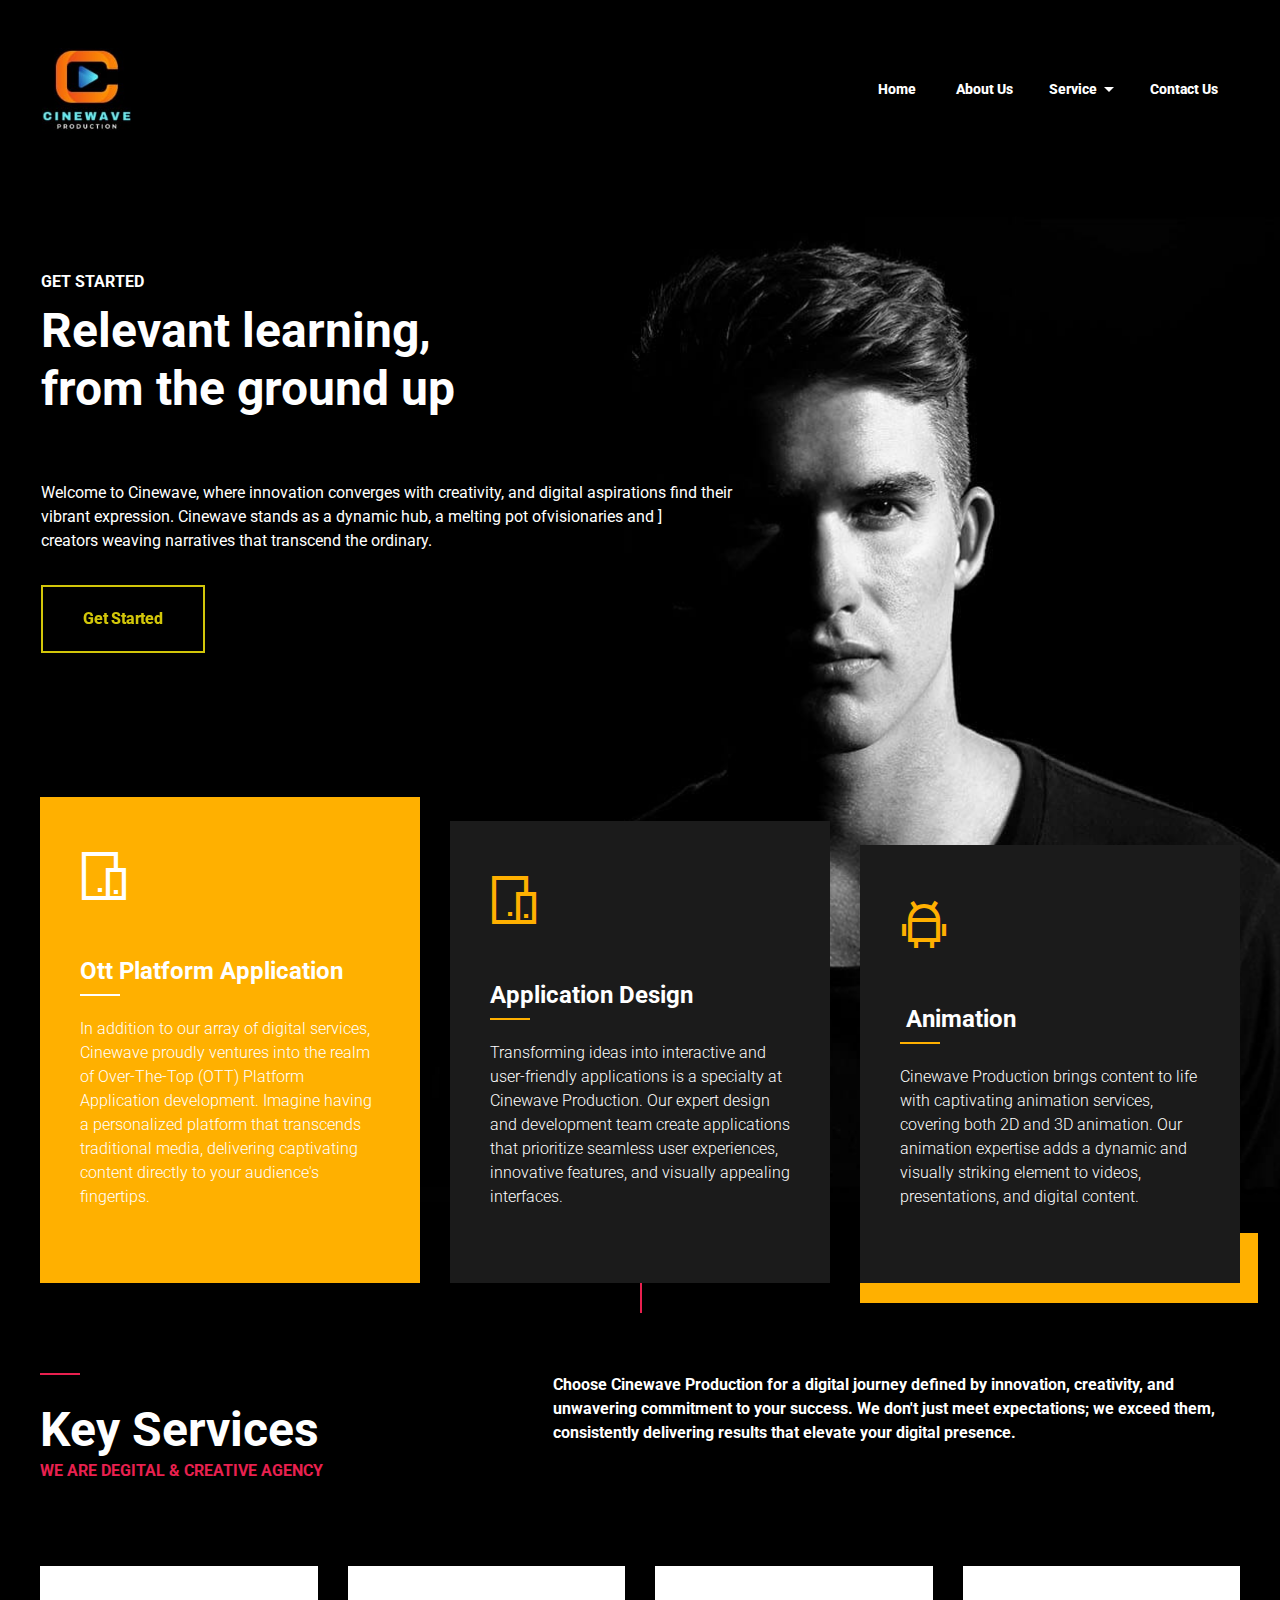
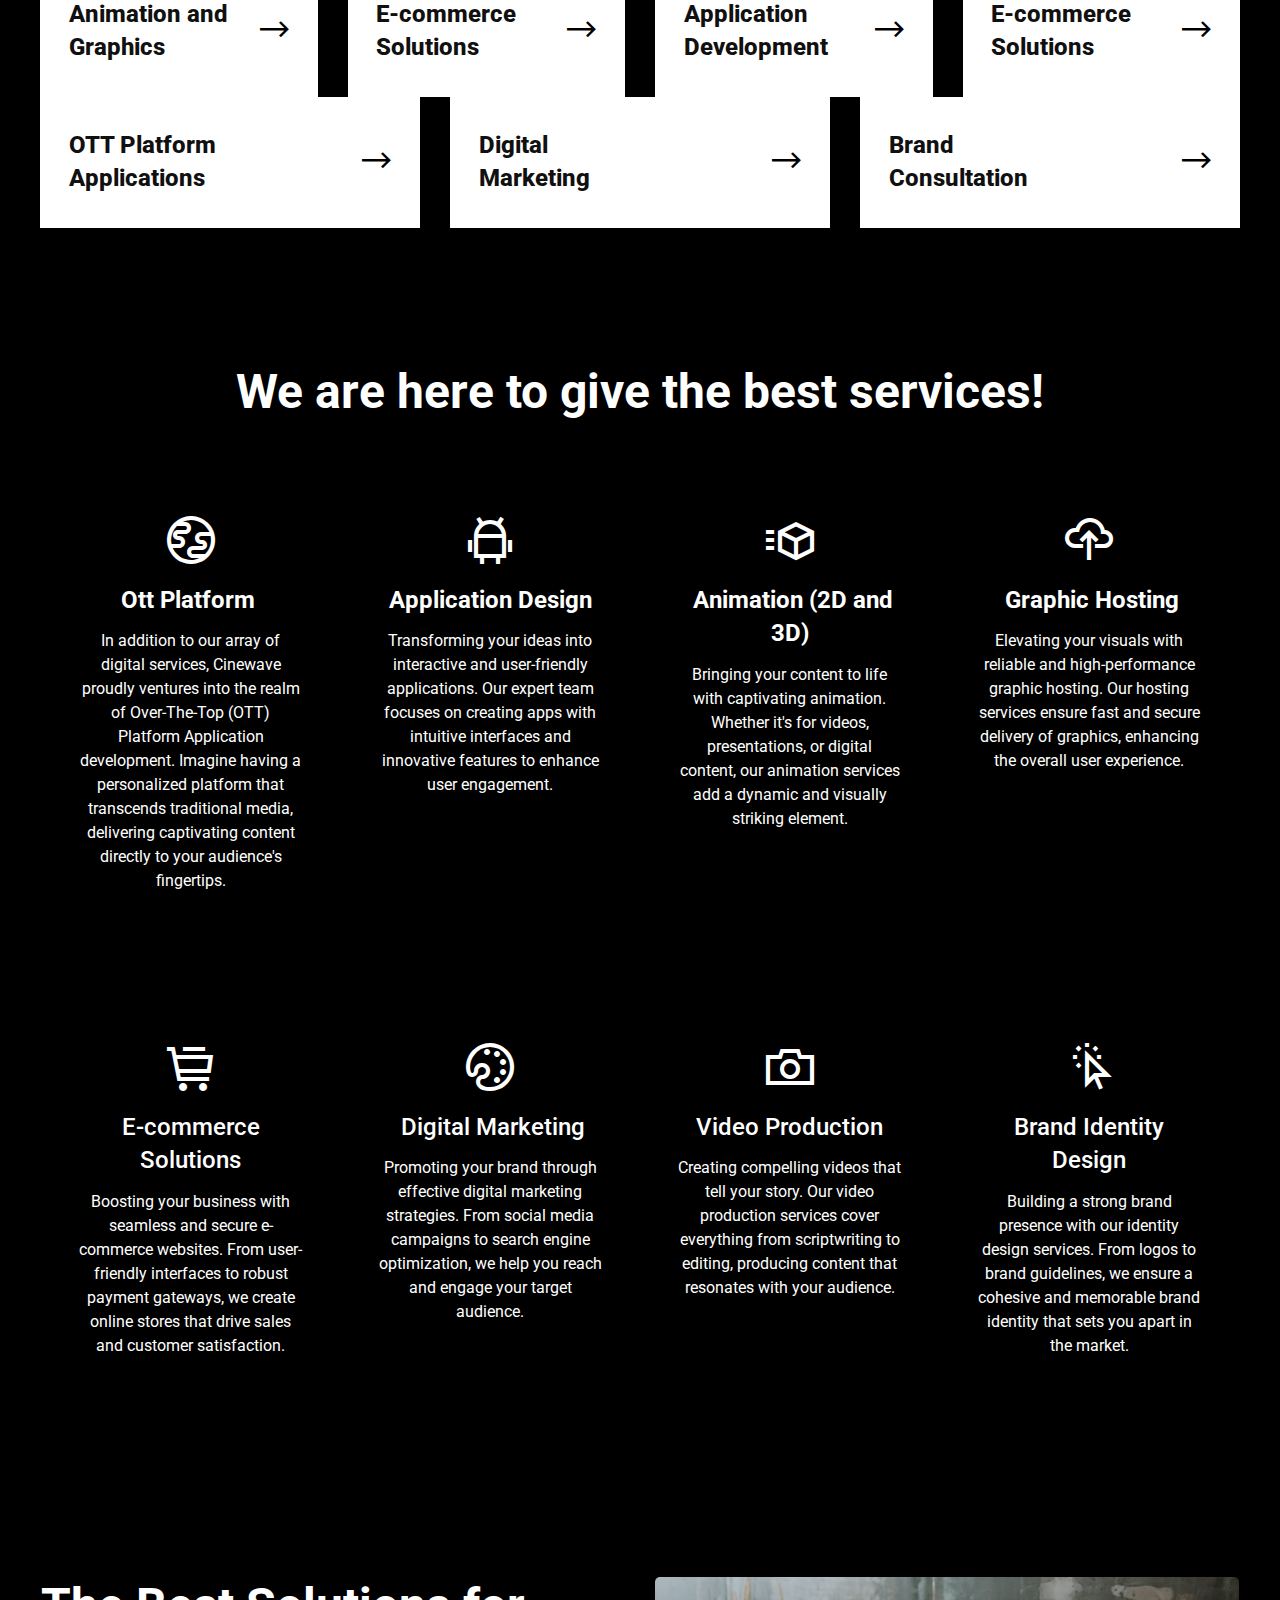
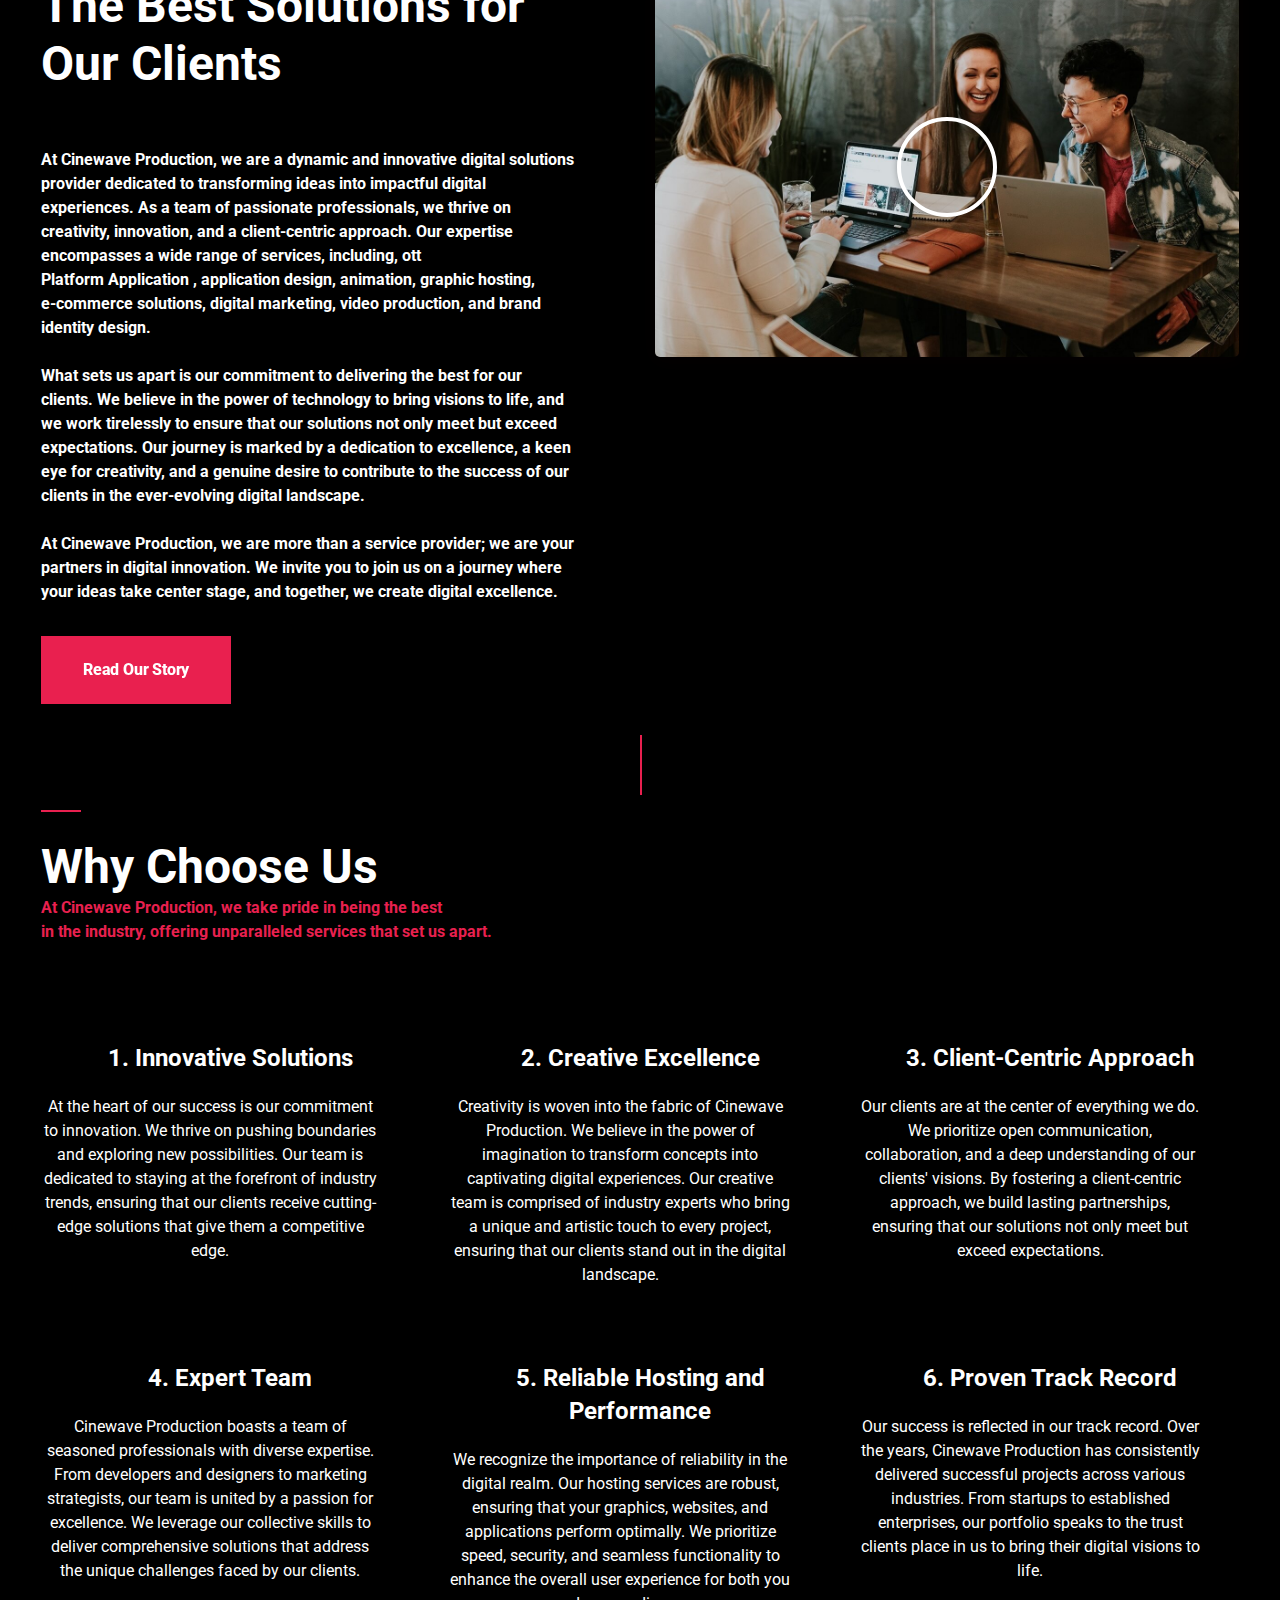
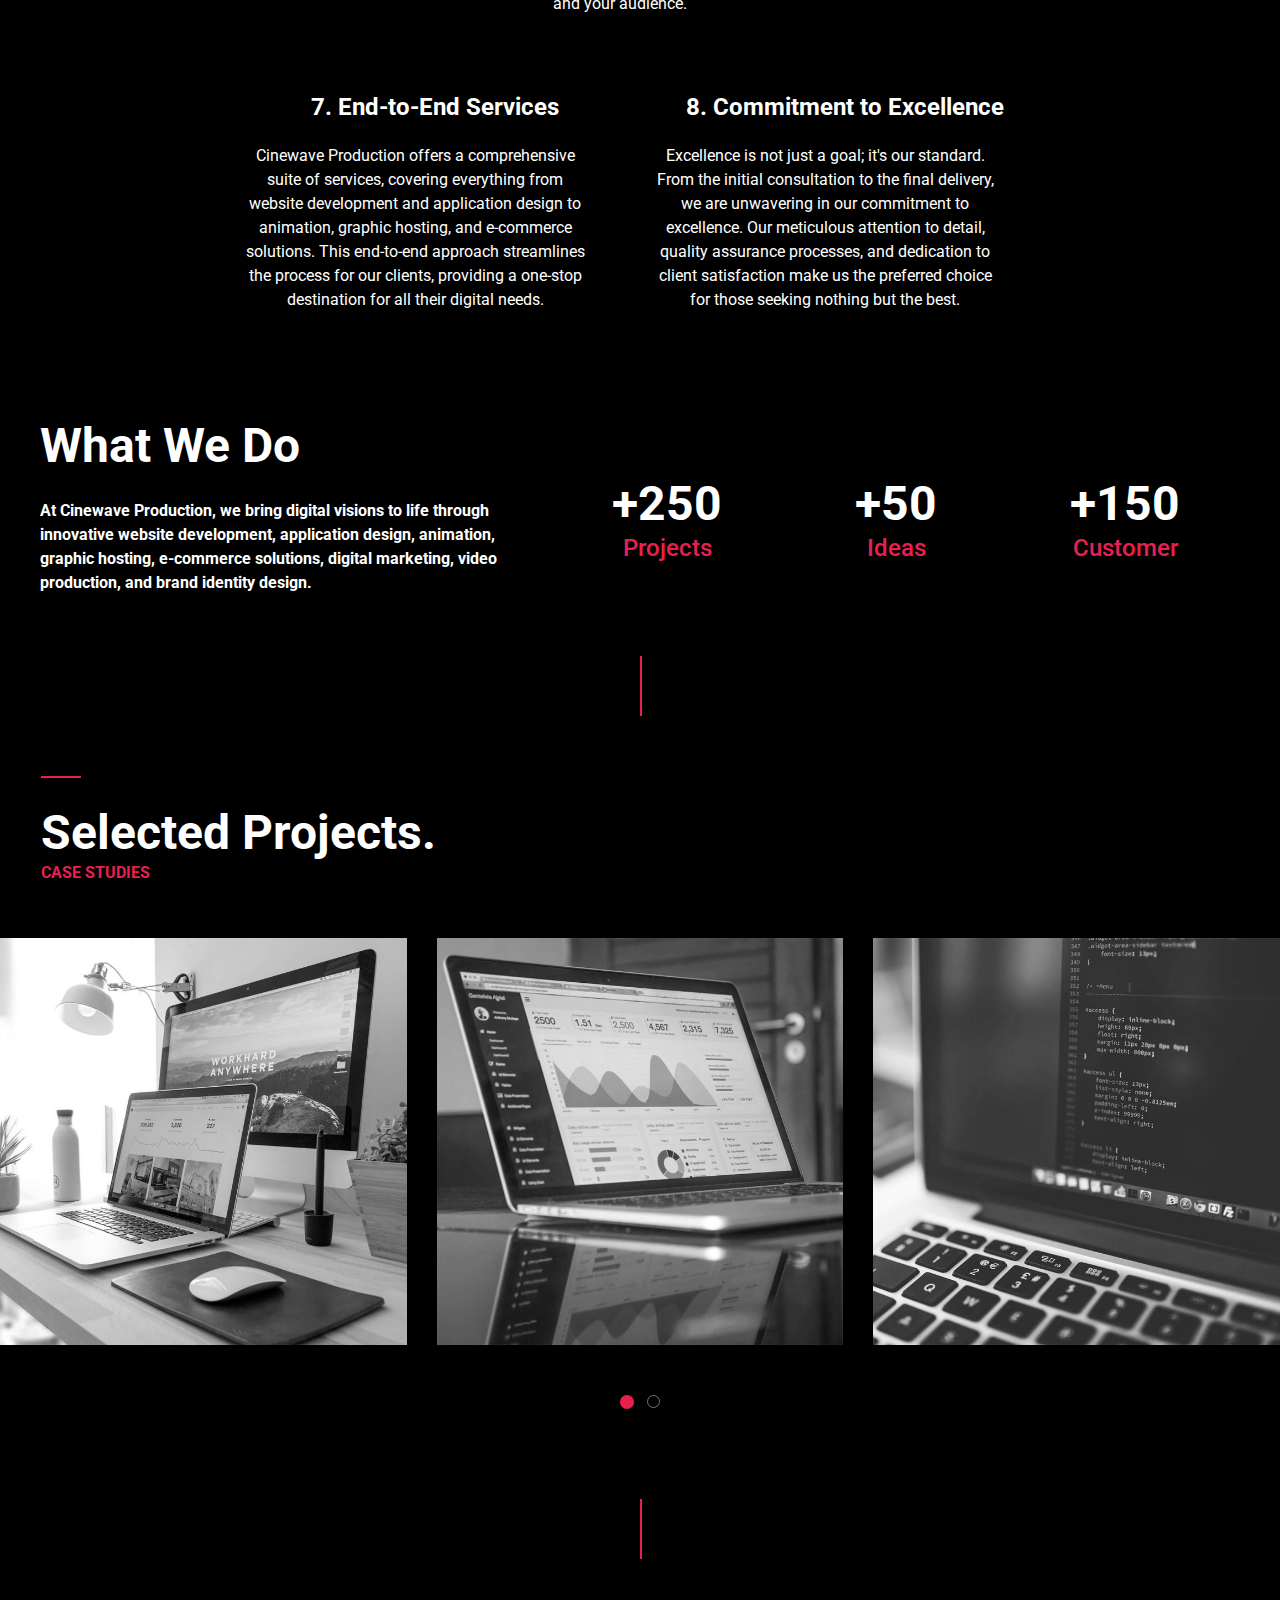
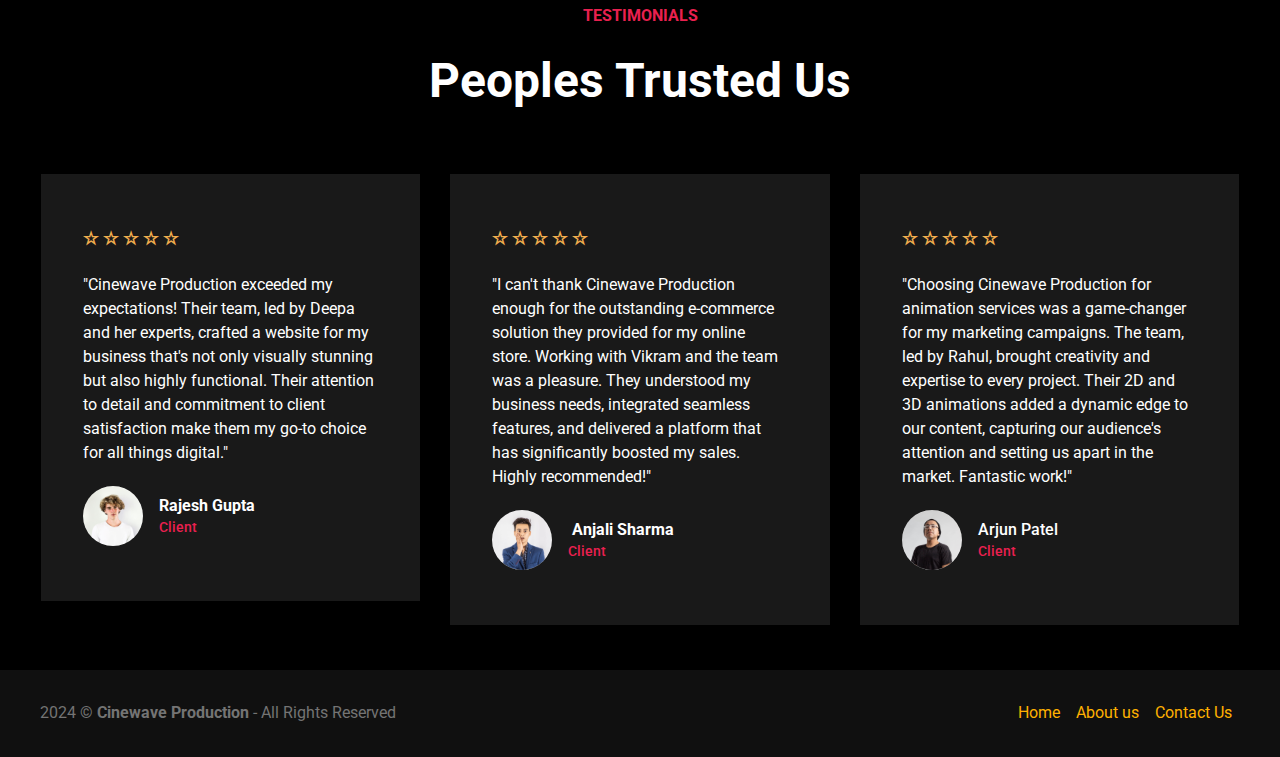
<file: New folder (2)/index.html>
<!DOCTYPE html>
<html  >
<head>
  
  <meta charset="UTF-8">
  <meta http-equiv="X-UA-Compatible" content="IE=edge">
  
  <meta name="viewport" content="width=device-width, initial-scale=1, minimum-scale=1">
  <link rel="shortcut icon" href="assets/images/whatsapp-image-2023-11-27-at-2.28.18-pm-121x113.jpg" type="image/x-icon">
  <meta name="description" content="">
  
  
  <title>Cinewave Productions - Home</title>
  <link rel="stylesheet" href="assets/web/assets/mobirise-icons2/mobirise2.css">
  <link rel="stylesheet" href="assets/web/assets/mobirise-icons/mobirise-icons.css">
  <link rel="stylesheet" href="assets/tether/tether.min.css">
  <link rel="stylesheet" href="assets/bootstrap/css/bootstrap.min.css">
  <link rel="stylesheet" href="assets/bootstrap/css/bootstrap-grid.min.css">
  <link rel="stylesheet" href="assets/bootstrap/css/bootstrap-reboot.min.css">
  <link rel="stylesheet" href="assets/dropdown/css/style.css">
  <link rel="stylesheet" href="assets/socicon/css/styles.css">
  <link rel="stylesheet" href="assets/theme/css/style.css">
  <link rel="preload" href="https://fonts.googleapis.com/css?family=Roboto:100,100i,300,300i,400,400i,500,500i,700,700i,900,900i&display=swap" as="style" onload="this.onload=null;this.rel='stylesheet'">
  <noscript><link rel="stylesheet" href="https://fonts.googleapis.com/css?family=Roboto:100,100i,300,300i,400,400i,500,500i,700,700i,900,900i&display=swap"></noscript>
  <link rel="preload" as="style" href="assets/mobirise/css/mbr-additional.css"><link rel="stylesheet" href="assets/mobirise/css/mbr-additional.css" type="text/css">

  
  
  
</head>
<body>
  
  <section class="menu menu1 studiom4_menu1 cid-tWP5kF9EhP" once="menu" id="menu1-0">
	
	<nav class="navbar navbar-dropdown navbar-fixed-top navbar-expand-lg">
		<div class="container">
			<div class="navbar-brand">
				<span class="navbar-logo">
					
						<a href="index.html"><img src="assets/images/whatsapp-image-2023-11-27-at-2.28.18-pm-121x113.jpg" alt="" style="height: 5.2rem;"></a>
					
				</span>
				
			</div>
			<button class="navbar-toggler" type="button" data-toggle="collapse" data-target="#navbarSupportedContent" aria-controls="navbarNavAltMarkup" aria-expanded="false" aria-label="Toggle navigation">
				<div class="hamburger">
					<span></span>
					<span></span>
					<span></span>
					<span></span>
				</div>
			</button>
			<div class="collapse navbar-collapse" id="navbarSupportedContent">
				<ul class="navbar-nav nav-dropdown" data-app-modern-menu="true"><li class="nav-item">
						<a class="nav-link link text-white text-primary display-4" href="index.html">
							Home</a>
					</li>
					<li class="nav-item"><a class="nav-link link text-white text-primary display-4" href="Aboutus.html" aria-expanded="false">About Us</a></li>
					<li class="nav-item dropdown"><a class="nav-link link text-white dropdown-toggle display-4" href="#" data-toggle="dropdown-submenu" aria-expanded="true">Service&nbsp;</a><div class="dropdown-menu"><a class="text-white dropdown-item text-primary display-4" href="Website.html">Website Development</a><a class="text-white dropdown-item text-primary display-4" href="Application.html" aria-expanded="false">Application Development</a><a class="text-white dropdown-item text-primary display-4" href="Graphic.html" aria-expanded="false">Graphic and Animation</a></div></li>

					<li class="nav-item">
						<a class="nav-link link text-white text-primary display-4" href="Contactus.html">Contact Us</a>
					</li></ul>
				
			</div>
		</div>
	</nav>
</section>

<section class="header1 studiom4_header1 cid-tWP5lVCu7B" id="header1-1">

    
    


    

    <div class="container">
        <div class="row">
            <div class="mbr-white col-md-12 col-lg-12 block-title">
                <h3 class="mbr-section-subtitle align-left mbr-semibold align-left mbr-light mbr-fonts-style display-7"><strong>GET STARTED</strong></h3>
                
                <h1 class="mbr-section-title align-left mbr-semibold pb-3 mbr-fonts-style display-2">Relevant learning, <br>from the ground up</h1>
                <p class="mbr-maintext pb-3 align-left mbr-fonts-style display-7"><br>Welcome to Cinewave, where innovation converges with creativity, and digital aspirations find their <br>vibrant expression. Cinewave stands as a dynamic hub, a melting pot ofvisionaries and ]<br>creators weaving narratives that transcend the ordinary.</p>
                <div class="mbr-section-btn align-left"><a class="btn btn-success-outline display-7" href="#">Get Started</a></div>
            </div>
        </div>

        <div class="media-container-row">
            <div class="card col-12 col-md-6 col-lg-4">
                <div class="card-inner">
                    <div class="card-img">
                        <span class="mbr-iconfont mbr-iconfont1 mobi-mbri-devices mobi-mbri"></span>
                    </div>
                    <div class="card-box">
                        <h4 class="card-title mbr-white align-left mbr-bold mbr-fonts-style display-5">Ott Platform Application&nbsp;</h4>
                        <p class="mbr-text mbr-white align-left mbr-fonts-style mbr-light display-7">
                            In addition to our array of digital services, Cinewave proudly ventures into the realm of Over-The-Top (OTT) Platform Application development. Imagine having a personalized platform that transcends traditional media, delivering captivating content directly to your audience's fingertips. </p>
                        
                    </div>
                </div>
            </div>

            <div class="card col-12 col-md-6 col-lg-4">
                <div class="card-inner">
                    <div class="card-img">
                        <span class="mbr-iconfont mbr-iconfont2 mobi-mbri-devices mobi-mbri"></span>
                    </div>
                    <div class="card-box">
                        <h4 class="card-title mbr-white align-left mbr-bold mbr-fonts-style display-5">Application Design</h4>
                        <p class="mbr-text mbr-white align-left mbr-fonts-style mbr-light display-7">
                            Transforming ideas into interactive and user-friendly applications is a specialty at Cinewave Production. Our expert design and development team create applications that prioritize seamless user experiences, innovative features, and visually appealing interfaces.</p>
                        
                    </div>
                </div>
            </div>

            <div class="card card-3 col-12 col-md-6 col-lg-4">
                <div class="card-inner">
                    <div class="card-img">
                        <span class="mbr-iconfont mbr-iconfont2 mobi-mbri-android mobi-mbri"></span>
                    </div>
                    <div class="card-box">
                        <h4 class="card-title mbr-white align-left mbr-bold mbr-fonts-style display-5">&nbsp;Animation</h4>
                        <p class="mbr-text mbr-white align-left mbr-fonts-style mbr-light display-7">
                            Cinewave Production brings content to life with captivating animation services, covering both 2D and 3D animation. Our animation expertise adds a dynamic and visually striking element to videos, presentations, and digital content.</p>
                        
                    </div>
                </div>
            </div>

            
        </div>
    </div>
</section>

<section class="mbr-section info2 studiom4_info2 vertical-line cid-tWUTMH3N35" id="info2-b">

    
    


    

    <div class="container">
        <div class="row">
            <div class="col-lg-5 container-column">
                <div class="line-title"></div>
                <h2 class="align-left mbr-fonts-style mbr-section-title mbr-bold mbr-black display-2">Key Services</h2>
                <h3 class="mbr-section-subtitle mbr-bold align-left mbr-fonts-style display-7">WE ARE DEGITAL &amp; CREATIVE
                    AGENCY
                </h3>
            </div>
            <p class="mbr-text mbr-fonts-style col-lg-7 display-7"><strong>Choose Cinewave Production for a digital journey defined by innovation, creativity, and unwavering commitment to your success. We don't just meet expectations; we exceed them, consistently delivering results that elevate your digital presence.
            </strong></p>
        </div>
    </div>
</section>

<section class="features1 studiom4_features1 cid-tWUTI18rKk" id="features1-9">

	
    


	

	<div class="container">
		<div class="row">
			<div class="card col-12 col-md-6 col-lg-3">
				<div class="card-inner">
					<div class="card-img">
						<span class="mbr-iconfont mobi-mbri-file mobi-mbri icon-1"></span>
					</div>
					<div class="card-box">
						<h5 class="link align-left mbr-fonts-style display-5">Animation and Graphics</h5>
					</div>
					<div class="card-icon">
						<span class="mbr-iconfont icon-arrow mobi-mbri-right mobi-mbri"></span>
					</div>
				</div>
			</div>
			<div class="card col-12 col-md-6 col-lg-3">
				<div class="card-inner">
					<div class="card-img">
						<span class="mbr-iconfont mobi-mbri-desktop mobi-mbri icon-1"></span>
					</div>
					<div class="card-box">
						<h5 class="link align-left mbr-fonts-style display-5">E-commerce Solutions</h5>
					</div>
					<div class="card-icon">
						<span class="mbr-iconfont icon-arrow mobi-mbri-right mobi-mbri"></span>
					</div>
				</div>

			</div>

			<div class="card col-12 col-md-6 col-lg-3">
				<div class="card-inner">
					<div class="card-img">
						<span class="mbr-iconfont mobi-mbri-idea mobi-mbri icon-1"></span>
					</div>
					<div class="card-box">
						<h5 class="link align-left mbr-fonts-style display-5">Application Development</h5>
					</div>
					<div class="card-icon">
						<span class="mbr-iconfont icon-arrow mobi-mbri-right mobi-mbri"></span>
					</div>
				</div>
			</div>

			<div class="card col-12 col-md-6 col-lg-3">
				<div class="card-inner">
					<div class="card-img pb-3">
						<span class="mbri-desktop mbr-iconfont icon-1"></span>
					</div>
					<div class="card-box">
						<h5 class="link align-left mbr-fonts-style display-5">E-commerce Solutions</h5>
					</div>
					<div class="card-icon">
						<span class="mbr-iconfont icon-arrow mobi-mbri-right mobi-mbri"></span>
					</div>
				</div>
			</div>
		</div>
	</div>
</section>

<section class="features1 studiom4_features1 cid-tWUTIOQSlU" id="features1-a">

	
    


	

	<div class="container">
		<div class="row">
			<div class="card col-12 col-md-6 col-lg-4">
				<div class="card-inner">
					<div class="card-img">
						<span class="mbr-iconfont mobi-mbri-file mobi-mbri icon-1"></span>
					</div>
					<div class="card-box">
						<h5 class="link align-left mbr-fonts-style display-5">OTT Platform <br>Applications</h5>
					</div>
					<div class="card-icon">
						<span class="mbr-iconfont icon-arrow mobi-mbri-right mobi-mbri"></span>
					</div>
				</div>
			</div>
			<div class="card col-12 col-md-6 col-lg-4">
				<div class="card-inner">
					<div class="card-img">
						<span class="mbr-iconfont mobi-mbri-desktop mobi-mbri icon-1"></span>
					</div>
					<div class="card-box">
						<h5 class="link align-left mbr-fonts-style display-5">Digital <br>Marketing</h5>
					</div>
					<div class="card-icon">
						<span class="mbr-iconfont icon-arrow mobi-mbri-right mobi-mbri"></span>
					</div>
				</div>

			</div>

			<div class="card col-12 col-md-6 col-lg-4">
				<div class="card-inner">
					<div class="card-img">
						<span class="mbr-iconfont mobi-mbri-idea mobi-mbri icon-1"></span>
					</div>
					<div class="card-box">
						<h5 class="link align-left mbr-fonts-style display-5">Brand <br>Consultation</h5>
					</div>
					<div class="card-icon">
						<span class="mbr-iconfont icon-arrow mobi-mbri-right mobi-mbri"></span>
					</div>
				</div>
			</div>

			
		</div>
	</div>
</section>

<section class="mbr-section info3 cid-rRBILABAaP" id="info3-17">

    

    
    <div class="container">
        <div class="row">
            <div class="col-lg-12 align-center">
              <h2 class="mbr-fonts-style mbr-section-title mbr-bold mbr-black display-2">
              We are here to give the best services!
              </h2>
              
              
            </div>
        </div>
    </div>
</section>

<section class="features1 cid-rRBIM0VtWR" id="features2-18">

    

    
    <div class="container">
        <div class="row">

            <div class="card col-12 col-md-6 col-lg-3">
              <div class="card-inner">
                <div class="card-img  align-center">
                  <span class="mbr-iconfont mobi-mbri-globe mobi-mbri" style="color: rgb(255, 255, 255); fill: rgb(255, 255, 255);"></span>
                </div>
                <div class="card-box">
                  <h4 class="card-title align-center mbr-fonts-style mbr-black display-5"><strong>Ott Platform&nbsp;</strong></h4>
                  <p class="mbr-text align-center mbr-fonts-style display-7">
                      In addition to our array of digital services, Cinewave proudly ventures into the realm of Over-The-Top (OTT) Platform Application development. Imagine having a personalized platform that transcends traditional media, delivering captivating content directly to your audience's fingertips.</p>
                  
              </div>
              </div>
                
            </div>

            <div class="card col-12 col-md-6 col-lg-3">
              <div class="card-inner">
                <div class="card-img  align-center">
                  <span class="mbr-iconfont mobi-mbri-android mobi-mbri" style="color: rgb(255, 255, 255); fill: rgb(255, 255, 255);"></span>
                </div>
                <div class="card-box">
                  <h4 class="card-title align-center mbr-fonts-style mbr-black display-5"><strong>Application Design</strong></h4>
                  <p class="mbr-text align-center mbr-fonts-style display-7">
                      Transforming your ideas into interactive and user-friendly applications. Our expert team focuses on creating apps with intuitive interfaces and innovative features to enhance user engagement.</p>
                  
                </div>
              </div>
               
            </div>

            <div class="card col-12 col-md-6 col-lg-3">
              <div class="card-inner">
                <div class="card-img  align-center">
                  <span class="mbr-iconfont mobi-mbri-delivery mobi-mbri" style="color: rgb(255, 255, 255); fill: rgb(255, 255, 255);"></span>
                </div>
                <div class="card-box">
                  <h4 class="card-title align-center mbr-fonts-style mbr-black display-5"><strong>&nbsp;Animation (2D and 3D)</strong></h4>
                  <p class="mbr-text align-center mbr-fonts-style display-7">
                  Bringing your content to life with captivating animation. Whether it's for videos, presentations, or digital content, our animation services add a dynamic and visually striking element.
                  </p>
                  
                </div>
              </div>
                
            </div>

            <div class="card col-12 col-md-6 align-center col-lg-3">
              <div class="card-inner">
                <div class="card-img">
                  <span class="mbr-iconfont mobi-mbri-upload-2 mobi-mbri" style="color: rgb(255, 255, 255); fill: rgb(255, 255, 255);"></span>
                </div>
                <div class="card-box">
                  <h4 class="card-title align-center mbr-fonts-style mbr-black display-5"><strong>&nbsp;Graphic Hosting</strong></h4>
                  <p class="mbr-text align-center mbr-fonts-style display-7">
                      Elevating your visuals with reliable and high-performance graphic hosting. Our hosting services ensure fast and secure delivery of graphics, enhancing the overall user experience.</p>
                  
                </div>
              </div>
            </div>
        </div>
    </div>
</section>

<section class="features1 cid-rRBIMDEDrh" id="features2-19">

    

    
    <div class="container">
        <div class="row">

            <div class="card col-12 col-md-6 col-lg-3">
              <div class="card-inner">
                <div class="card-img  align-center">
                  <span class="mbr-iconfont mobi-mbri-cart-full mobi-mbri" style="color: rgb(255, 255, 255); fill: rgb(255, 255, 255);"></span>
                </div>
                <div class="card-box">
                  <h4 class="card-title align-center mbr-fonts-style mbr-black display-5">E-commerce Solutions</h4>
                  <p class="mbr-text align-center mbr-fonts-style display-7">
                      Boosting your business with seamless and secure e-commerce websites. From user-friendly interfaces to robust payment gateways, we create online stores that drive sales and customer satisfaction.</p>
                  
              </div>
              </div>
                
            </div>

            <div class="card col-12 col-md-6 col-lg-3">
              <div class="card-inner">
                <div class="card-img  align-center">
                  <span class="mbr-iconfont mobi-mbri-change-style mobi-mbri" style="color: rgb(255, 255, 255); fill: rgb(255, 255, 255);"></span>
                </div>
                <div class="card-box">
                  <h4 class="card-title align-center mbr-fonts-style mbr-black display-5">&nbsp;Digital Marketing</h4>
                  <p class="mbr-text align-center mbr-fonts-style display-7">
                      Promoting your brand through effective digital marketing strategies. From social media campaigns to search engine optimization, we help you reach and engage your target audience.</p>
                  
                </div>
              </div>
               
            </div>

            <div class="card col-12 col-md-6 col-lg-3">
              <div class="card-inner">
                <div class="card-img  align-center">
                  <span class="mbr-iconfont mobi-mbri-camera mobi-mbri" style="color: rgb(255, 255, 255); fill: rgb(255, 255, 255);"></span>
                </div>
                <div class="card-box">
                  <h4 class="card-title align-center mbr-fonts-style mbr-black display-5">Video Production</h4>
                  <p class="mbr-text align-center mbr-fonts-style display-7">
                  Creating compelling videos that tell your story. Our video production services cover everything from scriptwriting to editing, producing content that resonates with your audience.
                  </p>
                  
                </div>
              </div>
                
            </div>

            <div class="card col-12 col-md-6 align-center col-lg-3">
              <div class="card-inner">
                <div class="card-img">
                  <span class="mbr-iconfont mobi-mbri-cursor-click mobi-mbri" style="color: rgb(255, 255, 255); fill: rgb(255, 255, 255);"></span>
                </div>
                <div class="card-box">
                  <h4 class="card-title align-center mbr-fonts-style mbr-black display-5">Brand Identity Design</h4>
                  <p class="mbr-text align-center mbr-fonts-style display-7">
                      Building a strong brand presence with our identity design services. From logos to brand guidelines, we ensure a cohesive and memorable brand identity that sets you apart in the market.</p>
                  
                </div>
              </div>
            </div>
        </div>
    </div>
</section>

<section class="header8 cid-rRBIOaOVKu" id="content4-1a">

    

    

    <div class="container align-center">
        <div class="row justify-content-md-center">
          <div class="col-md-12 col-lg-6 m-auto left-block">
            <div class="media-content">
                <h1 class="mbr-section-title align-left mbr-bold mbr-white mbr-fonts-style mbr-black display-2">The Best Solutions for Our Clients</h1>
                
                <div class="mbr-section-text mbr-white">
                    <p class="mbr-text align-left mbr-fonts-style display-7"><strong><br>At Cinewave Production, we are a dynamic and innovative digital solutions provider dedicated to transforming ideas into impactful digital experiences. As a team of passionate professionals, we thrive on creativity, innovation, and a client-centric approach. Our expertise encompasses a wide range of services, including, ott Platform&nbsp;Application&nbsp;, application design, animation, graphic hosting, </strong><br><strong>e-commerce solutions, digital marketing, video production, and brand identity design.
<br>
<br>What sets us apart is our commitment to delivering the best for our clients. We believe in the power of technology to bring visions to life, and we work tirelessly to ensure that our solutions not only meet but exceed expectations. Our journey is marked by a dedication to excellence, a keen eye for creativity, and a genuine desire to contribute to the success of our clients in the ever-evolving digital landscape.
<br>
<br>At Cinewave Production, we are more than a service provider; we are your partners in digital innovation. We invite you to join us on a journey where your ideas take center stage, and together, we create digital excellence.</strong></p>
                </div>
                <div class="mbr-section-btn align-left"><a class="btn btn-danger display-7" href="page1.html">Read Our Story</a></div>
            </div>
          </div>
            <div class="mbr-white col-md-12 col-12 col-lg-6">
                <div class="box">
                    <div class="mbr-media show-modal align-center py-2" data-modal=".modalWindow">
                        <div class="icon-wrap">
                            <span class="mbr-iconfont fa-play fa"></span>
                        </div>
                    </div>
                </div>
            </div>
        </div>
    </div>
    <div>
        <div class="modalWindow" style="display: none;">
            <div class="modalWindow-container">
                <div class="modalWindow-video-container">
                    <div class="modalWindow-video">
                        <iframe width="100%" height="100%" frameborder="0" allowfullscreen="1" data-src="https://vimeo.com/94651406"></iframe>
                    </div>
                    <a class="close" role="button" data-dismiss="modal">
                        <span aria-hidden="true" class="mbri-close mbr-iconfont closeModal"></span>
                        <span class="sr-only">Close</span>
                    </a>
                </div>
            </div>
        </div>
    </div>
</section>

<section class="mbr-section info1 studiom4_info1 vertical-line cid-tWUOdsLYR7" id="info1-5">

	
    


	

	<div class="container">
		<div class="wrapper">
			<div class="container-column">
				<div class="line-title"></div>
				<h2 class="align-left mbr-fonts-style mbr-section-title mbr-black display-2">Why Choose Us</h2>
				<h3 class="mbr-section-subtitle mbr-bold align-left mbr-fonts-style display-7">At Cinewave Production, we take pride in being the best <br>in the industry, offering unparalleled services that set us apart.&nbsp;</h3>
			</div>
			
		</div>
	</div>
</section>

<section class="mbr-section article content2 studiom4_content2 cid-tWUOfkVjNW" id="content2-6">

    

    <div class="container">
        <div class="row justify-content-center">
            <div class="card col-sm-12 col-md-6 col-lg-4">
                
                <h3 class="mbr-fonts-style mbr-title mbr-bold display-5">1. Innovative Solutions</h3>
                <div class="mbr-text mbr-fonts-style display-7">At the heart of our success is our commitment to innovation. We thrive on pushing boundaries and exploring new possibilities. Our team is dedicated to staying at the forefront of industry trends, ensuring that our clients receive cutting-edge solutions that give them a competitive edge.</div>
            </div>

            <div class="card col-sm-12 col-md-6 col-lg-4">
                
                <h3 class="mbr-fonts-style mbr-title mbr-bold display-5">2. Creative Excellence</h3>
                <div class="mbr-text mbr-fonts-style display-7">Creativity is woven into the fabric of Cinewave Production. We believe in the power of imagination to transform concepts into captivating digital experiences. Our creative team is comprised of industry experts who bring a unique and artistic touch to every project, ensuring that our clients stand out in the digital landscape.</div>
            </div>

            <div class="card col-sm-12 col-md-6 col-lg-4">
                
                <h3 class="mbr-fonts-style mbr-title mbr-bold display-5">3. Client-Centric Approach</h3>
                <div class="mbr-text mbr-fonts-style display-7">Our clients are at the center of everything we do. We prioritize open communication, collaboration, and a deep understanding of our clients' visions. By fostering a client-centric approach, we build lasting partnerships, ensuring that our solutions not only meet but exceed expectations.</div>
            </div>
        </div>
    </div>
</section>

<section class="mbr-section article content2 studiom4_content2 cid-tWUOQ6hrEI" id="content2-7">

    

    <div class="container">
        <div class="row justify-content-center">
            <div class="card col-sm-12 col-md-6 col-lg-4">
                
                <h3 class="mbr-fonts-style mbr-title mbr-bold display-5">4. Expert Team</h3>
                <div class="mbr-text mbr-fonts-style display-7">Cinewave Production boasts a team of seasoned professionals with diverse expertise. From developers and designers to marketing strategists, our team is united by a passion for excellence. We leverage our collective skills to deliver comprehensive solutions that address the unique challenges faced by our clients.</div>
            </div>

            <div class="card col-sm-12 col-md-6 col-lg-4">
                
                <h3 class="mbr-fonts-style mbr-title mbr-bold display-5">5. Reliable Hosting and Performance</h3>
                <div class="mbr-text mbr-fonts-style display-7">We recognize the importance of reliability in the digital realm. Our hosting services are robust, ensuring that your graphics, websites, and applications perform optimally. We prioritize speed, security, and seamless functionality to enhance the overall user experience for both you and your audience.</div>
            </div>

            <div class="card col-sm-12 col-md-6 col-lg-4">
                
                <h3 class="mbr-fonts-style mbr-title mbr-bold display-5">6. Proven Track Record</h3>
                <div class="mbr-text mbr-fonts-style display-7">Our success is reflected in our track record. Over the years, Cinewave Production has consistently delivered successful projects across various industries. From startups to established enterprises, our portfolio speaks to the trust clients place in us to bring their digital visions to life.</div>
            </div>
        </div>
    </div>
</section>

<section class="mbr-section article content2 studiom4_content2 cid-tWUP3M4WWc" id="content2-8">

    

    <div class="container">
        <div class="row justify-content-center">
            <div class="card col-sm-12 col-md-6 col-lg-4">
                
                <h3 class="mbr-fonts-style mbr-title mbr-bold display-5">7. End-to-End Services</h3>
                <div class="mbr-text mbr-fonts-style display-7">Cinewave Production offers a comprehensive suite of services, covering everything from website development and application design to animation, graphic hosting, and e-commerce solutions. This end-to-end approach streamlines the process for our clients, providing a one-stop destination for all their digital needs.</div>
            </div>

            <div class="card col-sm-12 col-md-6 col-lg-4">
                
                <h3 class="mbr-fonts-style mbr-title mbr-bold display-5">8. Commitment to Excellence</h3>
                <div class="mbr-text mbr-fonts-style display-7">Excellence is not just a goal; it's our standard. From the initial consultation to the final delivery, we are unwavering in our commitment to excellence. Our meticulous attention to detail, quality assurance processes, and dedication to client satisfaction make us the preferred choice for those seeking nothing but the best.</div>
            </div>

            
        </div>
    </div>
</section>

<section class="counters1 counters cid-rRBIPc6fPB" roup="Counters" id="counters1-1b">

    
    
    <div class="container">
        <div class="row">
            <div class="col-md-12 col-lg-5 col-12 m-auto text-block">
              <h1 class="mbr-section-title mbr-regular pb-3 mbr-fonts-style mbr-black display-2">What We Do</h1>
              
              <p class="mbr-text mbr-light mbr-fonts-style display-7"><strong>
                At Cinewave Production, we bring digital visions to life through innovative website development, application design, animation, graphic hosting, e-commerce solutions, digital marketing, video production, and brand identity design.</strong><br>
              </p>
            </div>
            <div class="col-lg-7 col-md-12 col-12 align-center img-box">
              <div class="row justify-content-center">
                <div class="card align-center col-12 col-md-4 col-lg-4">
                    <div class="panel-item">
                      
                      <div class="card-text">
                        <h3 class="count mbr-regular mbr-fonts-style mbr-black display-2"><br>+250</h3>
                        <h4 class="mbr-content-title count-title mbr-fonts-style display-5">
                            Projects 
                        </h4>
                      </div>
                    </div>
                </div>
                <div class="card align-center col-12 col-md-4 col-lg-4">
                    <div class="panel-item">
                      
                      <div class="card-text">
                        <h3 class="count mbr-regular mbr-fonts-style mbr-black display-2">
                            <br>+50</h3>
                        <h4 class="mbr-content-title count-title mbr-fonts-style display-5">
                            Ideas
                        </h4>
                      </div>
                    </div>
                </div>
                <div class="card align-center col-12 col-md-4 col-lg-4">
                  <div class="panel-item">
                    
                    <div class="card-text">
                      <h3 class="count mbr-regular mbr-fonts-style mbr-black display-2">
                        <br>+150</h3>
                      <h4 class="mbr-content-title count-title mbr-fonts-style display-5">
                        Customer</h4>
                    </div>
                  </div>
                </div>
              </div>
            </div>
        </div>
    </div>
</section>

<section class="mbr-section info3 vertical-line cid-rRBIQ0rba1" id="info1-1c">

    

    
    <div class="container">
        <div class="wrapper">
            <div class="container-column">
              <div class="line-title"></div>
              <h2 class="align-left mbr-fonts-style mbr-section-title mbr-black display-2">Selected Projects.
              </h2>
              <h3 class="mbr-section-subtitle mbr-bold align-left mbr-fonts-style display-7">CASE STUDIES</h3>
            </div>
            
        </div>
    </div>
</section>

<section class="carousel slide testimonials-slider extTestimonials cid-rRBIRc2YW9" data-interval="false" id="slider1-1d">
    
    

    

    <div class="container-fluid align-center">
      <div class="row">
        <div class="carousel slide" role="listbox" data-pause="true" data-keyboard="false" data-ride="false" data-interval="false">
            
            <!-- <div mbr-list mbr-list-grow="testimonialsSlides" class="carousel-inner"> -->
                <ol class="carousel-indicators">
                    <li data-target="#carouselExampleIndicators" data-slide-to="0" class="active"></li>
                    <li data-target="#carouselExampleIndicators" data-slide-to="1"></li>
                   
                  </ol>
                <div class="carousel-item">
                    <div class="row justify-content-center">
                        <div class="col-md-6 img-card col-lg-4">                          
                            <div class="img-block">
                              <div class="wrapper-img">
                                  <img src="assets/images/website1-736x736.jpg" alt="" title="">
                              </div>
                              <div class="title-block">
                                <h4 class="mbr-fonts-style signature mbr-bold display-5">Website Design&nbsp;</h4>                   
                                <h5 class="desk mbr-fonts-style display-7">Personal and Commercial</h5>
                              </div>
                            </div>
                        </div>
                        <div class="col-md-6 img-card col-lg-4">
                            
                            <div class="img-block">
                              <div class="wrapper-img">
                                  <img src="assets/images/marketing-736x736.jpg" alt="" title="">
                                 
                              </div>
                              <div class="title-block">
                                <h4 class="mbr-fonts-style signature mbr-bold display-5">Digital Marketing</h4>                   
                                <h5 class="desk mbr-fonts-style display-7">Personal and Commercial</h5>
                              </div>
                            </div>           
                        </div>
                        
                        <div class="col-md-6 img-card col-lg-4">
                            <div class="img-block">
                                <div class="wrapper-img">
                                    <img src="assets/images/webdevelopment-736x736.jpg" alt="" title="">
                                </div>
                                <div class="title-block">
                                  <h4 class="mbr-fonts-style signature mbr-bold display-5">Web Development</h4>                   
                                  <h5 class="desk mbr-fonts-style display-7">Personal and Commercial</h5>
                                </div>
                            </div>                    
                        </div>
                        
                    </div>
                </div>
            <div class="carousel-item">
                    <div class="row justify-content-center">
                        <div class="col-md-6 img-card col-lg-4">
                          
                          <div class="img-block">
                              <div class="wrapper-img">
                                  <img src="assets/images/website2-736x736.jpg" alt="" title="">
                              </div>
                              <div class="title-block">
                                <h4 class="mbr-fonts-style signature mbr-bold display-5">Website Design&nbsp;</h4>                   
                                <h5 class="desk mbr-fonts-style display-7">Personal and Commercial</h5>
                              </div>
                          </div>            
                        </div>
                        <div class="col-md-6 img-card col-lg-4">
                            <div class="img-block">
                                <div class="wrapper-img">
                                    <img src="assets/images/marketing-736x736.jpg" alt="" title="">
                                </div>
                                <div class="title-block">
                                  <h4 class="mbr-fonts-style signature mbr-bold display-5">Digital Marketing</h4>                   
                                  <h5 class="desk mbr-fonts-style display-7">Personal and Commercial</h5>
                                </div>
                            </div>                    
                        </div>
                        <div class="col-md-6 img-card col-lg-4">
                          <div class="img-block">
                              <div class="wrapper-img">
                                  <img src="assets/images/webdevelopment-736x736.jpg" alt="" title="">
                              </div>
                              <div class="title-block">
                                <h4 class="mbr-fonts-style signature mbr-bold display-5">Web Development</h4>                   
                                <h5 class="desk mbr-fonts-style display-7">Personal and Commercial</h5>
                              </div>
                          </div>            
                        </div>
                        
                    </div>
                </div>
              </div>
            <!-- <div class="carousel-controls">
              <a class="carousel-control-prev" role="button" data-slide="prev">
                <span aria-hidden="true" class="mbri-left mbr-iconfont"></span>
                <span class="sr-only">Previous</span>
              </a>
              <a class="carousel-control-next" role="button" data-slide="next">
                <span aria-hidden="true" class="mbri-right mbr-iconfont"></span>
                <span class="sr-only">Next</span>
              </a>
            </div> -->
          </div>
        </div>
    <!-- </div> -->
</section>

<section class="features1 vertical-line cid-rRBIYdNH2I" id="testimonials2-1f">

    

    
    <div class="container">
        <div class="row">
            <div class="title col-12 align-center">
              <h3 class="mbr-section-subtitle mbr-bold mbr-fonts-style display-7">TESTIMONIALS</h3>
              <h2 class="mbr-bold mbr-fonts-style mbr-section-title mbr-white display-2">
                Peoples Trusted Us</h2>
            </div>  
            <div class="card col-12 col-md-6 col-lg-4">
              <div class="card-inner">
                <div class="card-img align-left">
                  <span class="mbr-iconfont mbr-iconfont-1 mobi-mbri mobi-mbri-star"></span>
                  <span class="mbr-iconfont mbr-iconfont-1 mobi-mbri mobi-mbri-star"></span>
                  <span class="mbr-iconfont mbr-iconfont-1 mobi-mbri mobi-mbri-star"></span>
                  <span class="mbr-iconfont mbr-iconfont-1 mobi-mbri mobi-mbri-star"></span>
                  <span class="mbr-iconfont mbr-iconfont-1 mobi-mbri mobi-mbri-star"></span>
                  
                </div>
                <div class="card-box">
                  
                  <p class="mbr-text align-left mbr-fonts-style display-7">
                      "Cinewave Production exceeded my expectations! Their team, led by Deepa and her experts, crafted a website for my business that's not only visually stunning but also highly functional. Their attention to detail and commitment to client satisfaction make them my go-to choice for all things digital."</p>
                  <div class="card-people">
                    <div class="user_image">
                      <img src="assets/images/team1.jpg">
                    </div>
                    <div class="wrapper-name">
                      <div class="mbr-author-name mbr-semibold mbr-fonts-style mbr-white display-7"><strong>Rajesh Gupta</strong></div>
                      <div class="mbr-author-desc mbr-fonts-style display-4">Client</div>
                    </div>
                  </div>
                </div>
                
              </div>
            </div>
            <div class="card col-12 col-md-6 col-lg-4">
              <div class="card-inner">
                <div class="card-img align-left">
                  <span class="mbr-iconfont mbr-iconfont-1 mobi-mbri mobi-mbri-star"></span>
                  <span class="mbr-iconfont mbr-iconfont-1 mobi-mbri mobi-mbri-star"></span>
                  <span class="mbr-iconfont mbr-iconfont-1 mobi-mbri mobi-mbri-star"></span>
                  <span class="mbr-iconfont mbr-iconfont-1 mobi-mbri mobi-mbri-star"></span>
                  <span class="mbr-iconfont mbr-iconfont-1 mobi-mbri mobi-mbri-star"></span>
                  
                </div>
                <div class="card-box">
                    
                    <p class="mbr-text align-left mbr-fonts-style display-7">
                        "I can't thank Cinewave Production enough for the outstanding e-commerce solution they provided for my online store. Working with Vikram and the team was a pleasure. They understood my business needs, integrated seamless features, and delivered a platform that has significantly boosted my sales. Highly recommended!"</p>
                    <div class="card-people">
                      <div class="user_image">
                        <img src="assets/images/team2.jpg">
                      </div>
                      <div class="wrapper-name">
                        <div class="mbr-author-name mbr-semibold mbr-fonts-style mbr-white display-7"><strong>&nbsp;Anjali Sharma</strong></div>
                        <div class="mbr-author-desc mbr-fonts-style display-4">Client</div>
                      </div>
                    </div>
                </div>
              </div>
            </div>
            <div class="card col-12 col-md-6 col-lg-4">
              <div class="card-inner">
                <div class="card-img align-left">
                  <span class="mbr-iconfont mbr-iconfont-1 mobi-mbri mobi-mbri-star"></span>
                  <span class="mbr-iconfont mbr-iconfont-1 mobi-mbri mobi-mbri-star"></span>
                  <span class="mbr-iconfont mbr-iconfont-1 mobi-mbri mobi-mbri-star"></span>
                  <span class="mbr-iconfont mbr-iconfont-1 mobi-mbri mobi-mbri-star"></span>
                  <span class="mbr-iconfont mbr-iconfont-1 mobi-mbri mobi-mbri-star"></span>
                  
                </div>
                <div class="card-box">
                    
                    <p class="mbr-text align-left mbr-fonts-style display-7">
                        "Choosing Cinewave Production for animation services was a game-changer for my marketing campaigns. The team, led by Rahul, brought creativity and expertise to every project. Their 2D and 3D animations added a dynamic edge to our content, capturing our audience's attention and setting us apart in the market. Fantastic work!"</p>
                    <div class="card-people">
                      <div class="user_image">
                        <img src="assets/images/team4.jpg">
                      </div>
                      <div class="wrapper-name">
                        <div class="mbr-author-name mbr-semibold mbr-fonts-style mbr-white display-7">Arjun Patel</div>
                        <div class="mbr-author-desc mbr-fonts-style display-4">Client</div>
                      </div>
                    </div>
                </div>
              </div>
            </div>
            
        </div>
    </div>
</section>

<section class="footer1 studiom4_footer1 cid-tWUN4exLcV" once="footers" id="footer1-3">

	

	

	<div class="container">
		<div class="row">
			<div class="media-container-row mbr-white col-lg-12">
				<div class="row-copirayt col-sm-12 col-md-12 col-lg-6">
					<p class="mbr-text mb-0 mbr-fonts-style mbr-white align-left display-7">
						2024 © <strong>Cinewave&nbsp;Production&nbsp;</strong>- All Rights Reserved
					</p>
				</div>
				<div class="row-links col-md-12 col-lg-6">
					<ul class="foot-menu">
						
						
						
						
						
					<li class="foot-menu-item mbr-fonts-style display-7"><a href="index.html" class="text-primary">Home</a></li><li class="foot-menu-item mbr-fonts-style display-7"><a href="Aboutus.html" class="text-primary">About us</a></li><li class="foot-menu-item mbr-fonts-style display-7"><a href="Contactus.html" class="text-primary">Contact Us</a><br></li></ul>
				</div>
			</div>
		</div>
	</div>
</section>


<script src="assets/web/assets/jquery/jquery.min.js"></script>
  <script src="assets/popper/popper.min.js"></script>
  <script src="assets/tether/tether.min.js"></script>
  <script src="assets/bootstrap/js/bootstrap.min.js"></script>
  <script src="assets/smoothscroll/smooth-scroll.js"></script>
  <script src="assets/dropdown/js/nav-dropdown.js"></script>
  <script src="assets/dropdown/js/navbar-dropdown.js"></script>
  <script src="assets/touchswipe/jquery.touch-swipe.min.js"></script>
  <script src="assets/playervimeo/vimeo_player.js"></script>
  <script src="assets/viewportchecker/jquery.viewportchecker.js"></script>
  <script src="assets/bootstrapcarouselswipe/bootstrap-carousel-swipe.js"></script>
  <script src="assets/mbr-testimonials-slider/mbr-testimonials-slider.js"></script>
  <script src="assets/theme/js/script.js"></script>
  
  
  
</body>
</html>
</file>
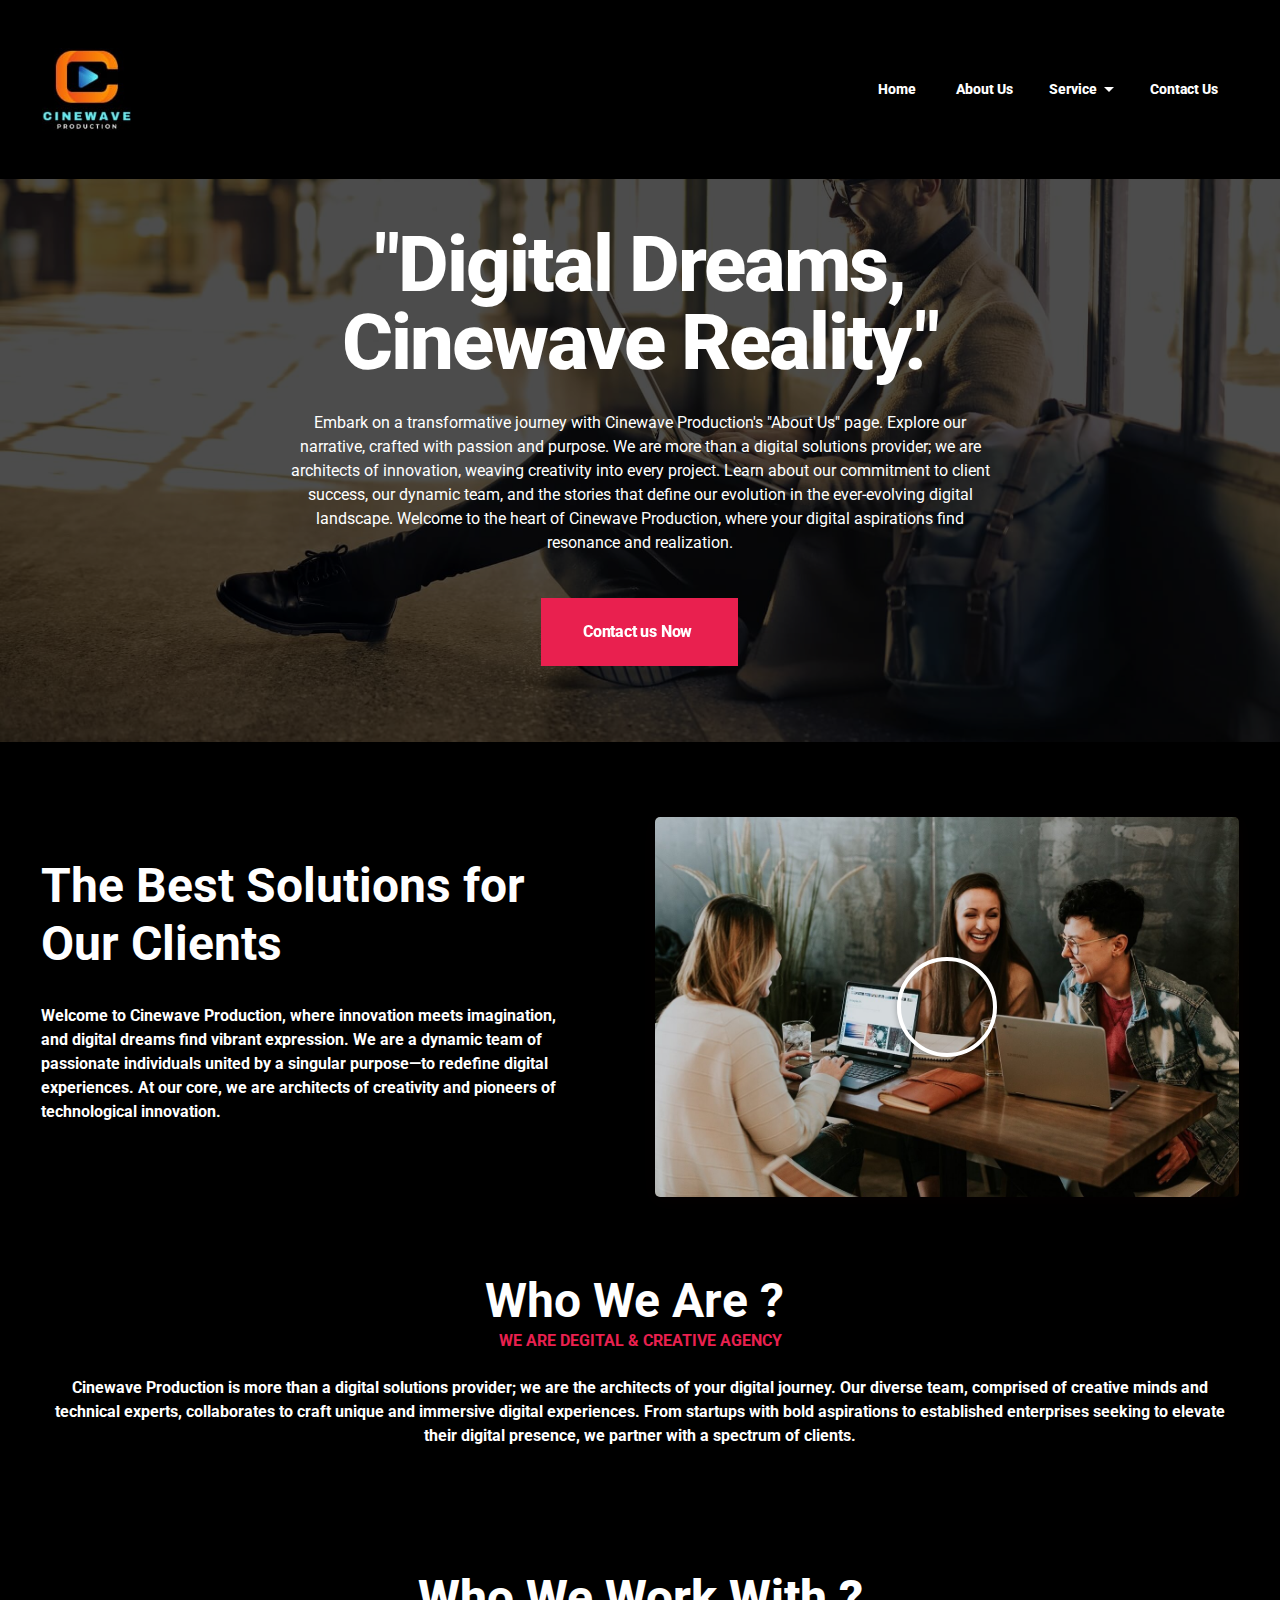
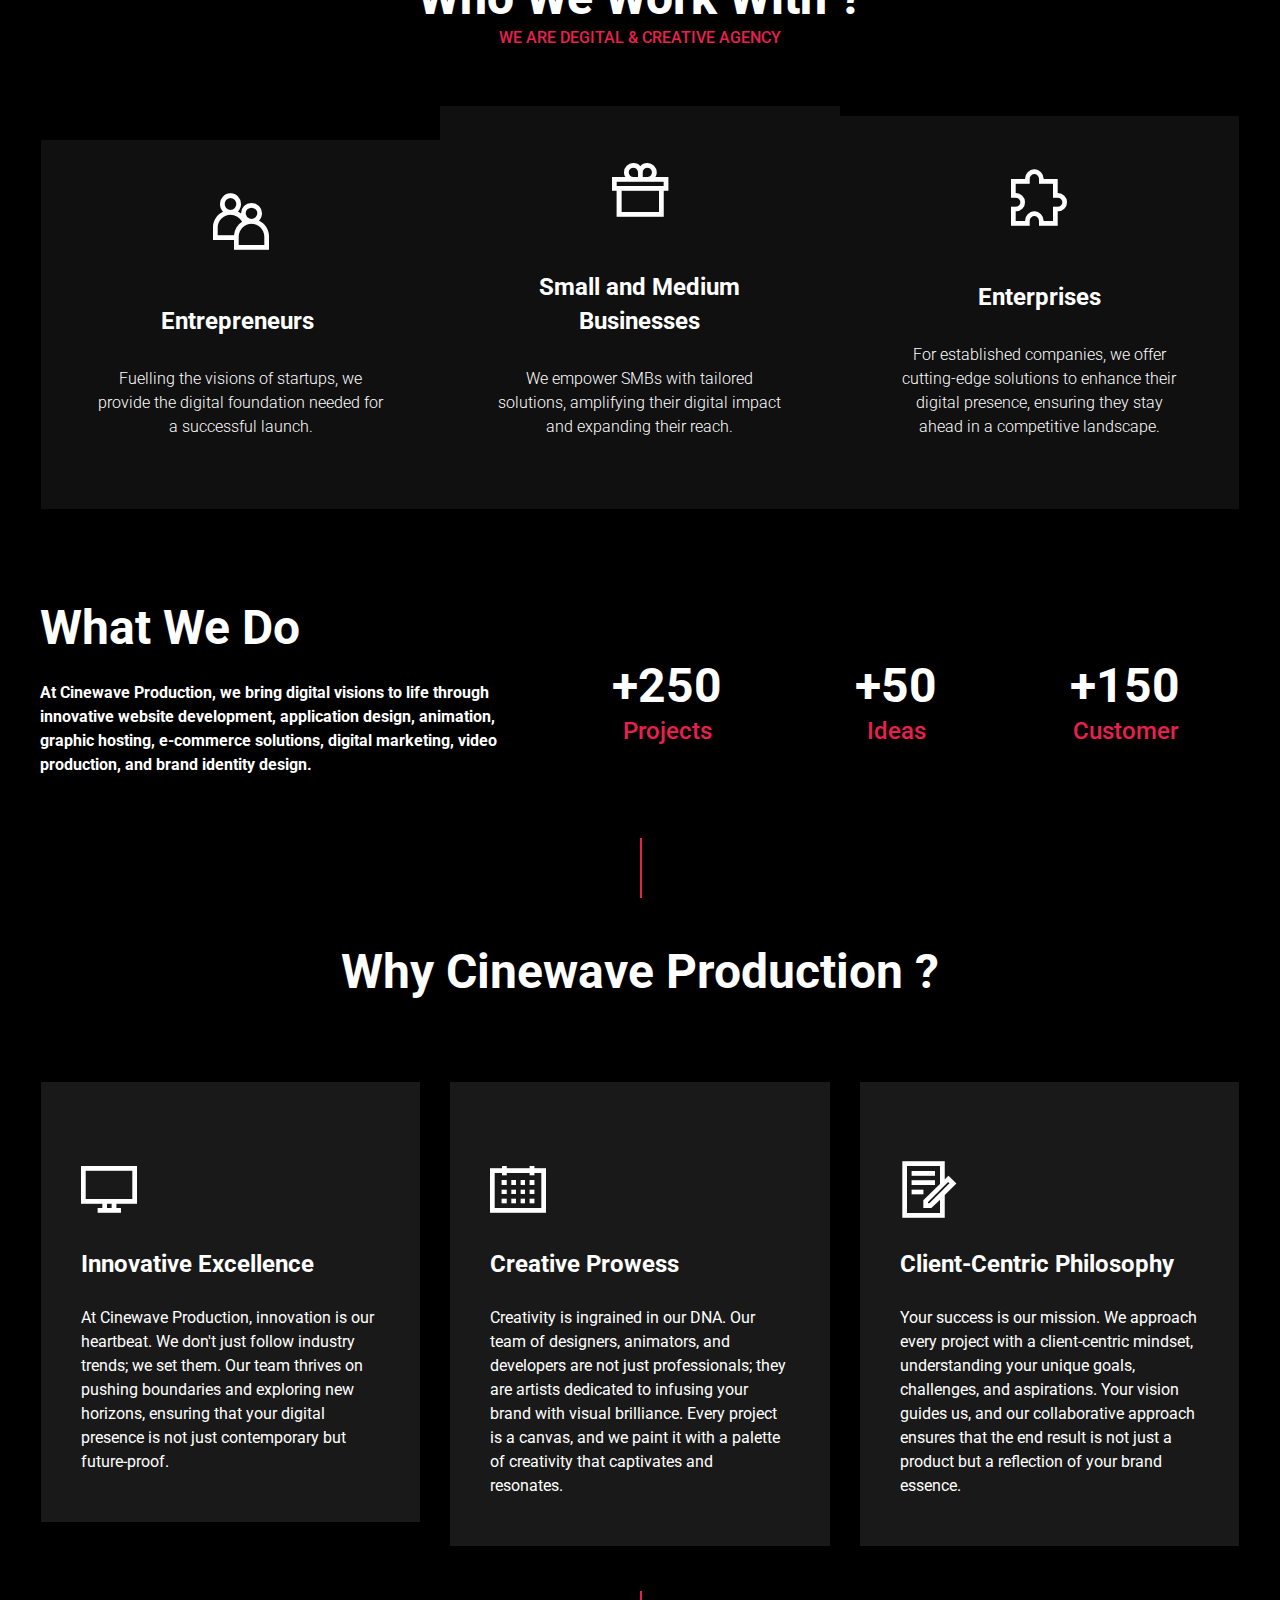
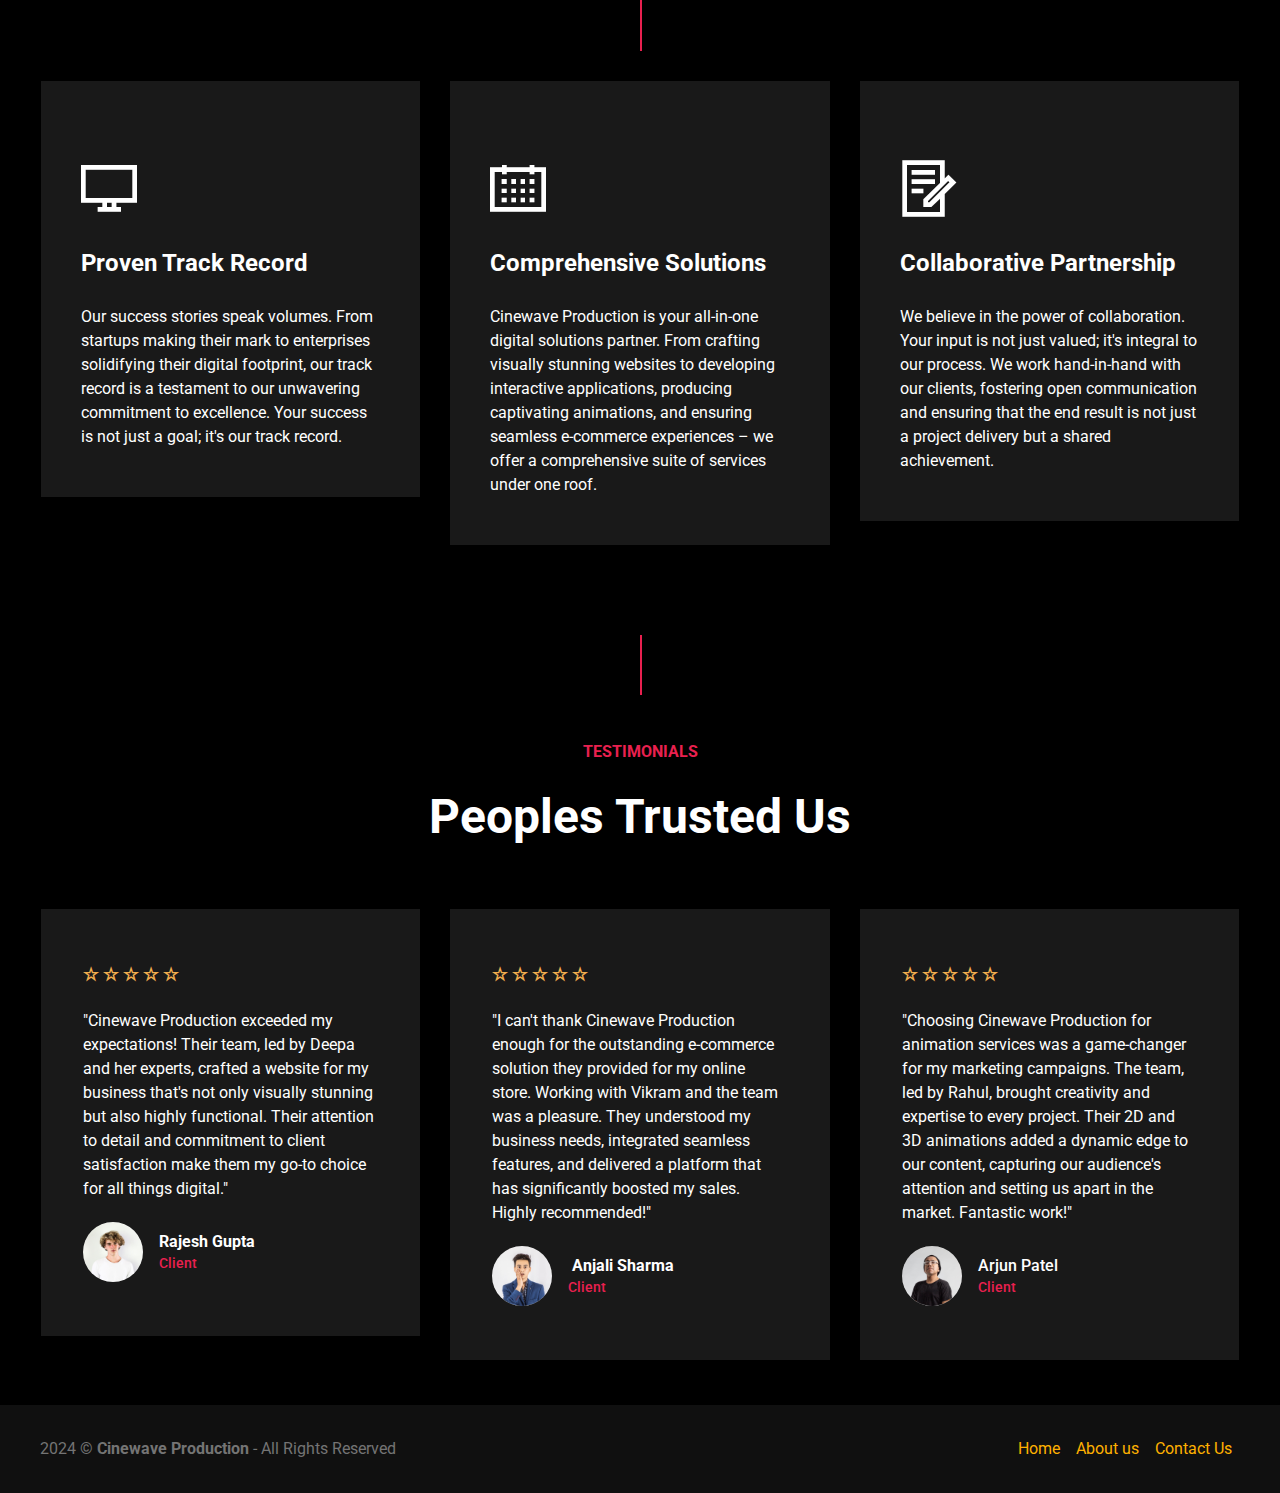
<file: New folder (2)/Aboutus.html>
<!DOCTYPE html>
<html  >
<head>
  
  <meta charset="UTF-8">
  <meta http-equiv="X-UA-Compatible" content="IE=edge">
  
  <meta name="viewport" content="width=device-width, initial-scale=1, minimum-scale=1">
  <link rel="shortcut icon" href="assets/images/whatsapp-image-2023-11-27-at-2.28.18-pm-121x113.jpg" type="image/x-icon">
  <meta name="description" content="">
  
  
  <title>Cinewave Productions - About</title>
  <link rel="stylesheet" href="assets/web/assets/mobirise-icons2/mobirise2.css">
  <link rel="stylesheet" href="assets/web/assets/mobirise-icons/mobirise-icons.css">
  <link rel="stylesheet" href="assets/tether/tether.min.css">
  <link rel="stylesheet" href="assets/bootstrap/css/bootstrap.min.css">
  <link rel="stylesheet" href="assets/bootstrap/css/bootstrap-grid.min.css">
  <link rel="stylesheet" href="assets/bootstrap/css/bootstrap-reboot.min.css">
  <link rel="stylesheet" href="assets/dropdown/css/style.css">
  <link rel="stylesheet" href="assets/socicon/css/styles.css">
  <link rel="stylesheet" href="assets/theme/css/style.css">
  <link rel="preload" href="https://fonts.googleapis.com/css?family=Roboto:100,100i,300,300i,400,400i,500,500i,700,700i,900,900i&display=swap" as="style" onload="this.onload=null;this.rel='stylesheet'">
  <noscript><link rel="stylesheet" href="https://fonts.googleapis.com/css?family=Roboto:100,100i,300,300i,400,400i,500,500i,700,700i,900,900i&display=swap"></noscript>
  <link rel="preload" as="style" href="assets/mobirise/css/mbr-additional.css"><link rel="stylesheet" href="assets/mobirise/css/mbr-additional.css" type="text/css">

  
  
  
</head>
<body>
  
  <section class="menu menu1 studiom4_menu1 cid-tWUUaKbU8i" once="menu" id="menu1-c">
	
	<nav class="navbar navbar-dropdown navbar-fixed-top navbar-expand-lg">
		<div class="container">
			<div class="navbar-brand">
				<span class="navbar-logo">
					
						<a href="index.html"><img src="assets/images/whatsapp-image-2023-11-27-at-2.28.18-pm-121x113.jpg" alt="" style="height: 5.2rem;"></a>
					
				</span>
				
			</div>
			<button class="navbar-toggler" type="button" data-toggle="collapse" data-target="#navbarSupportedContent" aria-controls="navbarNavAltMarkup" aria-expanded="false" aria-label="Toggle navigation">
				<div class="hamburger">
					<span></span>
					<span></span>
					<span></span>
					<span></span>
				</div>
			</button>
			<div class="collapse navbar-collapse" id="navbarSupportedContent">
				<ul class="navbar-nav nav-dropdown" data-app-modern-menu="true"><li class="nav-item">
						<a class="nav-link link text-white text-primary display-4" href="index.html">
							Home</a>
					</li>
					<li class="nav-item"><a class="nav-link link text-white text-primary display-4" href="Aboutus.html" aria-expanded="false">About Us</a></li>
					<li class="nav-item dropdown open"><a class="nav-link link text-white dropdown-toggle display-4" href="#" data-toggle="dropdown-submenu" aria-expanded="true">Service&nbsp;</a><div class="dropdown-menu"><a class="text-white dropdown-item text-primary display-4" href="Website.html">Website Development</a><a class="text-white dropdown-item text-primary display-4" href="Application.html" aria-expanded="false">Application Development</a><a class="text-white dropdown-item text-primary display-4" href="Graphic.html" aria-expanded="false">Graphic and Animation</a></div></li>

					<li class="nav-item">
						<a class="nav-link link text-white text-primary display-4" href="Contactus.html">Contact Us</a>
					</li></ul>
				
			</div>
		</div>
	</nav>
</section>

<section class="header2 studiom4_header2 cid-tWUUJ69UMP" id="header2-u">

	
    


	<div class="mbr-overlay" style="opacity: 0.7; background-color: rgb(0, 0, 0);"></div>

	<div class="container align-center">
		<div class="row justify-content-md-center">
			<div class="mbr-white col-md-10 col-lg-7">
				
				<h1 class="mbr-section-title mbr-semibold mbr-fonts-style align-center display-1">"Digital Dreams, Cinewave Reality."</h1>
				<p class="mbr-text mbr-fonts-style display-7">Embark on a transformative journey with Cinewave Production's "About Us" page. Explore our narrative, crafted with passion and purpose. We are more than a digital solutions provider; we are architects of innovation, weaving creativity into every project. Learn about our commitment to client success, our dynamic team, and the stories that define our evolution in the ever-evolving digital landscape. Welcome to the heart of Cinewave Production, where your digital aspirations find resonance and realization.</p>
				<div class="mbr-section-btn align-center"><a class="btn btn-danger display-7" href="#">Contact us Now&nbsp;</a></div>
			</div>
		</div>
	</div>

	
</section>

<section class="header8 cid-tWUUaSZ5fE" id="content4-k">

    

    

    <div class="container align-center">
        <div class="row justify-content-md-center">
          <div class="col-md-12 col-lg-6 m-auto left-block">
            <div class="media-content">
                <h1 class="mbr-section-title align-left mbr-bold mbr-white mbr-fonts-style mbr-black display-2">The Best Solutions for Our Clients</h1>
                
                <div class="mbr-section-text mbr-white">
                    <p class="mbr-text align-left mbr-fonts-style display-7"><strong>Welcome to Cinewave Production, where innovation meets imagination, and digital dreams find vibrant expression. We are a dynamic team of passionate individuals united by a singular purpose—to redefine digital experiences. At our core, we are architects of creativity and pioneers of technological innovation.</strong><br></p>
                </div>
                
            </div>
          </div>
            <div class="mbr-white col-md-12 col-12 col-lg-6">
                <div class="box">
                    <div class="mbr-media show-modal align-center py-2" data-modal=".modalWindow">
                        <div class="icon-wrap">
                            <span class="mbr-iconfont fa-play fa"></span>
                        </div>
                    </div>
                </div>
            </div>
        </div>
    </div>
    <div>
        <div class="modalWindow" style="display: none;">
            <div class="modalWindow-container">
                <div class="modalWindow-video-container">
                    <div class="modalWindow-video">
                        <iframe width="100%" height="100%" frameborder="0" allowfullscreen="1" data-src="https://vimeo.com/94651406"></iframe>
                    </div>
                    <a class="close" role="button" data-dismiss="modal">
                        <span aria-hidden="true" class="mbri-close mbr-iconfont closeModal"></span>
                        <span class="sr-only">Close</span>
                    </a>
                </div>
            </div>
        </div>
    </div>
</section>

<section class="mbr-section info3 studiom4_info3 cid-tWUWByt1xz" id="info3-w">

    
    


    

    <div class="container">
        <div class="row">
            <div class="col-lg-12 align-center">
                <h2 class="mbr-fonts-style mbr-section-title mbr-bold mbr-black display-2">Who We Are ?&nbsp;</h2>
                <h3 class="mbr-section-subtitle mbr-bold mbr-fonts-style display-7">WE ARE DEGITAL &amp; CREATIVE AGENCY
                </h3>
                <p class="mbr-text mbr-fonts-style display-7"><strong>Cinewave Production is more than a digital solutions provider; we are the architects of your digital journey. Our diverse team, comprised of creative minds and technical experts, collaborates to craft unique and immersive digital experiences. From startups with bold aspirations to established enterprises seeking to elevate their digital presence, we partner with a spectrum of clients.</strong></p>
            </div>
        </div>
    </div>
</section>

<section class="features4 studiom4_features4 cid-tWUWU0HWMz" id="features4-y">

    
    


    
    <div class="container">
        <div class="row">
            <div class="col-md-12 col-lg-12 title-block">
                <h2 class="mbr-section-title align-center mbr-bold mbr-fonts-style mbr-black display-2">Who We Work With ?</h2>
                <h3 class="mbr-section-subtitle align-center mbr-semibold align-center mbr-light mbr-fonts-style display-7">WE ARE
                    DEGITAL &amp; CREATIVE AGENCY</h3>
                
            </div>
        </div>

        <div class="media-container-row">
            <div class="card col-12 col-md-6 col-lg-4">
                <div class="card-inner">
                    <div class="card-img align-center">
                        <span class="mbr-iconfont mbr-iconfont-1 mobi-mbri-users mobi-mbri"></span>
                    </div>
                    <div class="card-box">
                        <h4 class="card-title align-center mbr-bold mbr-fonts-style mbr-black display-5">Entrepreneurs&nbsp;</h4>
                        <p class="mbr-text align-center mbr-fonts-style mbr-light mbr-black display-7">
                            Fuelling the visions of startups, we provide the digital foundation needed for a successful launch. </p>
                        
                        <div class="card-icon align-center">
                            
                        </div>
                    </div>
                </div>
            </div>

            <div class="card col-12 col-md-6 col-lg-4">
                <div class="card-inner">
                    <div class="card-img align-center">
                        <span class="mbr-iconfont mbr-iconfont-1 mobi-mbri-gift mobi-mbri"></span>
                    </div>
                    <div class="card-box">
                        <h4 class="card-title mbr-black align-center mbr-bold mbr-fonts-style display-5">Small and Medium Businesses</h4>
                        <p class="mbr-text mbr-black align-center mbr-fonts-style mbr-light display-7">
                             We empower SMBs with tailored solutions, amplifying their digital impact and expanding their reach.</p>
                        
                        <div class="card-icon align-center">
                            
                        </div>
                    </div>
                </div>
            </div>

            <div class="card card-3 col-12 col-md-6 col-lg-4">
                <div class="card-inner">
                    <div class="card-img align-center">
                        <span class="mbr-iconfont mbr-iconfont-1 mobi-mbri-extension mobi-mbri"></span>
                    </div>
                    <div class="card-box">
                        <h4 class="card-title mbr-black align-center mbr-bold mbr-fonts-style display-5">
                            Enterprises
                        </h4>
                        <p class="mbr-text mbr-black align-center mbr-fonts-style mbr-light display-7">
                             For established companies, we offer cutting-edge solutions to enhance their digital presence, ensuring they stay ahead in a competitive landscape.</p>
                        
                        <div class="card-icon align-center">
                            
                        </div>
                    </div>
                </div>
            </div>

            
        </div>
    </div>
</section>

<section class="counters1 counters cid-tWUUaXJHFt" roup="Counters" id="counters1-p">

    
    
    <div class="container">
        <div class="row">
            <div class="col-md-12 col-lg-5 col-12 m-auto text-block">
              <h1 class="mbr-section-title mbr-regular pb-3 mbr-fonts-style mbr-black display-2">What We Do</h1>
              
              <p class="mbr-text mbr-light mbr-fonts-style display-7"><strong>
                At Cinewave Production, we bring digital visions to life through innovative website development, application design, animation, graphic hosting, e-commerce solutions, digital marketing, video production, and brand identity design.</strong><br>
              </p>
            </div>
            <div class="col-lg-7 col-md-12 col-12 align-center img-box">
              <div class="row justify-content-center">
                <div class="card align-center col-12 col-md-4 col-lg-4">
                    <div class="panel-item">
                      
                      <div class="card-text">
                        <h3 class="count mbr-regular mbr-fonts-style mbr-black display-2"><br>+250</h3>
                        <h4 class="mbr-content-title count-title mbr-fonts-style display-5">
                            Projects 
                        </h4>
                      </div>
                    </div>
                </div>
                <div class="card align-center col-12 col-md-4 col-lg-4">
                    <div class="panel-item">
                      
                      <div class="card-text">
                        <h3 class="count mbr-regular mbr-fonts-style mbr-black display-2">
                            <br>+50</h3>
                        <h4 class="mbr-content-title count-title mbr-fonts-style display-5">
                            Ideas
                        </h4>
                      </div>
                    </div>
                </div>
                <div class="card align-center col-12 col-md-4 col-lg-4">
                  <div class="panel-item">
                    
                    <div class="card-text">
                      <h3 class="count mbr-regular mbr-fonts-style mbr-black display-2">
                        <br>+150</h3>
                      <h4 class="mbr-content-title count-title mbr-fonts-style display-5">
                        Customer</h4>
                    </div>
                  </div>
                </div>
              </div>
            </div>
        </div>
    </div>
</section>

<section class="features3 studiom4_features3 vertical-line cid-tWUXCsr7MV" id="features3-z">

	
    


	
	<div class="container">
		<div class="row">
			<div class="title col-12 align-center">
				<h2 class="mbr-bold mbr-fonts-style mbr-section-title mbr-white display-2">Why Cinewave Production ?<br><br></h2>
				
			</div>
			<div class="card col-12 col-md-6 col-lg-4">
				<div class="card-inner">
					<div class="card-img">
						<span class="mbr-iconfont mbr-iconfont-1 mobi-mbri-desktop mobi-mbri"></span>
					</div>
					<div class="card-box">
						<h4 class="card-title mbr-bold mbr-fonts-style mbr-white display-5">Innovative Excellence</h4>
						<p class="mbr-text mbr-fonts-style display-7">
							At Cinewave Production, innovation is our heartbeat. We don't just follow industry trends; we set them. Our team thrives on pushing boundaries and exploring new horizons, ensuring that your digital presence is not just contemporary but future-proof.</p>
						<div class="card-icon">
							
						</div>
					</div>

				</div>
			</div>
			<div class="card col-12 col-md-6 col-lg-4">
				<div class="card-inner">
					<div class="card-img">
						<span class="mbr-iconfont mbr-iconfont-1 mobi-mbri-calendar mobi-mbri"></span>
					</div>
					<div class="card-box">
						<h4 class="card-title mbr-bold mbr-fonts-style mbr-white display-5">Creative Prowess</h4>
						<p class="mbr-text mbr-fonts-style display-7">
							Creativity is ingrained in our DNA. Our team of designers, animators, and developers are not just professionals; they are artists dedicated to infusing your brand with visual brilliance. Every project is a canvas, and we paint it with a palette of creativity that captivates and resonates.</p>
						<div class="card-icon">
							
						</div>
					</div>
				</div>
			</div>
			<div class="card col-12 col-md-6 col-lg-4">
				<div class="card-inner">
					<div class="card-img">
						<span class="mbr-iconfont mbr-iconfont-1 mobi-mbri-contact-form mobi-mbri"></span>
					</div>
					<div class="card-box">
						<h4 class="card-title mbr-bold mbr-fonts-style mbr-white display-5">Client-Centric Philosophy</h4>
						<p class="mbr-text mbr-fonts-style display-7">
							Your success is our mission. We approach every project with a client-centric mindset, understanding your unique goals, challenges, and aspirations. Your vision guides us, and our collaborative approach ensures that the end result is not just a product but a reflection of your brand essence.</p>
						<div class="card-icon">
							
						</div>
					</div>
				</div>
			</div>
			
		</div>
	</div>
</section>

<section class="features3 studiom4_features3 vertical-line cid-tWUYIT3uzc" id="features3-10">

	
    


	
	<div class="container">
		<div class="row">
			<div class="title col-12 align-center">
				
				
			</div>
			<div class="card col-12 col-md-6 col-lg-4">
				<div class="card-inner">
					<div class="card-img">
						<span class="mbr-iconfont mbr-iconfont-1 mobi-mbri-desktop mobi-mbri"></span>
					</div>
					<div class="card-box">
						<h4 class="card-title mbr-bold mbr-fonts-style mbr-white display-5">Proven Track Record</h4>
						<p class="mbr-text mbr-fonts-style display-7">
							Our success stories speak volumes. From startups making their mark to enterprises solidifying their digital footprint, our track record is a testament to our unwavering commitment to excellence. Your success is not just a goal; it's our track record.</p>
						<div class="card-icon">
							
						</div>
					</div>

				</div>
			</div>
			<div class="card col-12 col-md-6 col-lg-4">
				<div class="card-inner">
					<div class="card-img">
						<span class="mbr-iconfont mbr-iconfont-1 mobi-mbri-calendar mobi-mbri"></span>
					</div>
					<div class="card-box">
						<h4 class="card-title mbr-bold mbr-fonts-style mbr-white display-5">Comprehensive Solutions</h4>
						<p class="mbr-text mbr-fonts-style display-7">
							Cinewave Production is your all-in-one digital solutions partner. From crafting visually stunning websites to developing interactive applications, producing captivating animations, and ensuring seamless e-commerce experiences – we offer a comprehensive suite of services under one roof.</p>
						<div class="card-icon">
							
						</div>
					</div>
				</div>
			</div>
			<div class="card col-12 col-md-6 col-lg-4">
				<div class="card-inner">
					<div class="card-img">
						<span class="mbr-iconfont mbr-iconfont-1 mobi-mbri-contact-form mobi-mbri"></span>
					</div>
					<div class="card-box">
						<h4 class="card-title mbr-bold mbr-fonts-style mbr-white display-5">Collaborative Partnership</h4>
						<p class="mbr-text mbr-fonts-style display-7">
							We believe in the power of collaboration. Your input is not just valued; it's integral to our process. We work hand-in-hand with our clients, fostering open communication and ensuring that the end result is not just a project delivery but a shared achievement.</p>
						<div class="card-icon">
							
						</div>
					</div>
				</div>
			</div>
			
		</div>
	</div>
</section>

<section class="features1 vertical-line cid-tWUUb0Ap5R" id="testimonials2-s">

    

    
    <div class="container">
        <div class="row">
            <div class="title col-12 align-center">
              <h3 class="mbr-section-subtitle mbr-bold mbr-fonts-style display-7">TESTIMONIALS</h3>
              <h2 class="mbr-bold mbr-fonts-style mbr-section-title mbr-white display-2">
                Peoples Trusted Us</h2>
            </div>  
            <div class="card col-12 col-md-6 col-lg-4">
              <div class="card-inner">
                <div class="card-img align-left">
                  <span class="mbr-iconfont mbr-iconfont-1 mobi-mbri mobi-mbri-star"></span>
                  <span class="mbr-iconfont mbr-iconfont-1 mobi-mbri mobi-mbri-star"></span>
                  <span class="mbr-iconfont mbr-iconfont-1 mobi-mbri mobi-mbri-star"></span>
                  <span class="mbr-iconfont mbr-iconfont-1 mobi-mbri mobi-mbri-star"></span>
                  <span class="mbr-iconfont mbr-iconfont-1 mobi-mbri mobi-mbri-star"></span>
                  
                </div>
                <div class="card-box">
                  
                  <p class="mbr-text align-left mbr-fonts-style display-7">
                      "Cinewave Production exceeded my expectations! Their team, led by Deepa and her experts, crafted a website for my business that's not only visually stunning but also highly functional. Their attention to detail and commitment to client satisfaction make them my go-to choice for all things digital."</p>
                  <div class="card-people">
                    <div class="user_image">
                      <img src="assets/images/team1.jpg">
                    </div>
                    <div class="wrapper-name">
                      <div class="mbr-author-name mbr-semibold mbr-fonts-style mbr-white display-7"><strong>Rajesh Gupta</strong></div>
                      <div class="mbr-author-desc mbr-fonts-style display-4">Client</div>
                    </div>
                  </div>
                </div>
                
              </div>
            </div>
            <div class="card col-12 col-md-6 col-lg-4">
              <div class="card-inner">
                <div class="card-img align-left">
                  <span class="mbr-iconfont mbr-iconfont-1 mobi-mbri mobi-mbri-star"></span>
                  <span class="mbr-iconfont mbr-iconfont-1 mobi-mbri mobi-mbri-star"></span>
                  <span class="mbr-iconfont mbr-iconfont-1 mobi-mbri mobi-mbri-star"></span>
                  <span class="mbr-iconfont mbr-iconfont-1 mobi-mbri mobi-mbri-star"></span>
                  <span class="mbr-iconfont mbr-iconfont-1 mobi-mbri mobi-mbri-star"></span>
                  
                </div>
                <div class="card-box">
                    
                    <p class="mbr-text align-left mbr-fonts-style display-7">
                        "I can't thank Cinewave Production enough for the outstanding e-commerce solution they provided for my online store. Working with Vikram and the team was a pleasure. They understood my business needs, integrated seamless features, and delivered a platform that has significantly boosted my sales. Highly recommended!"</p>
                    <div class="card-people">
                      <div class="user_image">
                        <img src="assets/images/team2.jpg">
                      </div>
                      <div class="wrapper-name">
                        <div class="mbr-author-name mbr-semibold mbr-fonts-style mbr-white display-7"><strong>&nbsp;Anjali Sharma</strong></div>
                        <div class="mbr-author-desc mbr-fonts-style display-4">Client</div>
                      </div>
                    </div>
                </div>
              </div>
            </div>
            <div class="card col-12 col-md-6 col-lg-4">
              <div class="card-inner">
                <div class="card-img align-left">
                  <span class="mbr-iconfont mbr-iconfont-1 mobi-mbri mobi-mbri-star"></span>
                  <span class="mbr-iconfont mbr-iconfont-1 mobi-mbri mobi-mbri-star"></span>
                  <span class="mbr-iconfont mbr-iconfont-1 mobi-mbri mobi-mbri-star"></span>
                  <span class="mbr-iconfont mbr-iconfont-1 mobi-mbri mobi-mbri-star"></span>
                  <span class="mbr-iconfont mbr-iconfont-1 mobi-mbri mobi-mbri-star"></span>
                  
                </div>
                <div class="card-box">
                    
                    <p class="mbr-text align-left mbr-fonts-style display-7">
                        "Choosing Cinewave Production for animation services was a game-changer for my marketing campaigns. The team, led by Rahul, brought creativity and expertise to every project. Their 2D and 3D animations added a dynamic edge to our content, capturing our audience's attention and setting us apart in the market. Fantastic work!"</p>
                    <div class="card-people">
                      <div class="user_image">
                        <img src="assets/images/team4.jpg">
                      </div>
                      <div class="wrapper-name">
                        <div class="mbr-author-name mbr-semibold mbr-fonts-style mbr-white display-7">Arjun Patel</div>
                        <div class="mbr-author-desc mbr-fonts-style display-4">Client</div>
                      </div>
                    </div>
                </div>
              </div>
            </div>
            
        </div>
    </div>
</section>

<section class="footer1 studiom4_footer1 cid-tWUUb25Ohv" once="footers" id="footer1-t">

	

	

	<div class="container">
		<div class="row">
			<div class="media-container-row mbr-white col-lg-12">
				<div class="row-copirayt col-sm-12 col-md-12 col-lg-6">
					<p class="mbr-text mb-0 mbr-fonts-style mbr-white align-left display-7">
						2024 © <strong>Cinewave&nbsp;Production&nbsp;</strong>- All Rights Reserved
					</p>
				</div>
				<div class="row-links col-md-12 col-lg-6">
					<ul class="foot-menu">
						
						
						
						
						
					<li class="foot-menu-item mbr-fonts-style display-7"><a href="index.html" class="text-primary">Home</a></li><li class="foot-menu-item mbr-fonts-style display-7"><a href="Aboutus.html" class="text-primary">About us</a></li><li class="foot-menu-item mbr-fonts-style display-7"><a href="Contactus.html" class="text-primary">Contact Us</a><br></li></ul>
				</div>
			</div>
		</div>
	</div>
</section>


<script src="assets/web/assets/jquery/jquery.min.js"></script>
  <script src="assets/popper/popper.min.js"></script>
  <script src="assets/tether/tether.min.js"></script>
  <script src="assets/bootstrap/js/bootstrap.min.js"></script>
  <script src="assets/smoothscroll/smooth-scroll.js"></script>
  <script src="assets/dropdown/js/nav-dropdown.js"></script>
  <script src="assets/dropdown/js/navbar-dropdown.js"></script>
  <script src="assets/touchswipe/jquery.touch-swipe.min.js"></script>
  <script src="assets/playervimeo/vimeo_player.js"></script>
  <script src="assets/viewportchecker/jquery.viewportchecker.js"></script>
  <script src="assets/theme/js/script.js"></script>
  
  
  
</body>
</html>
</file>
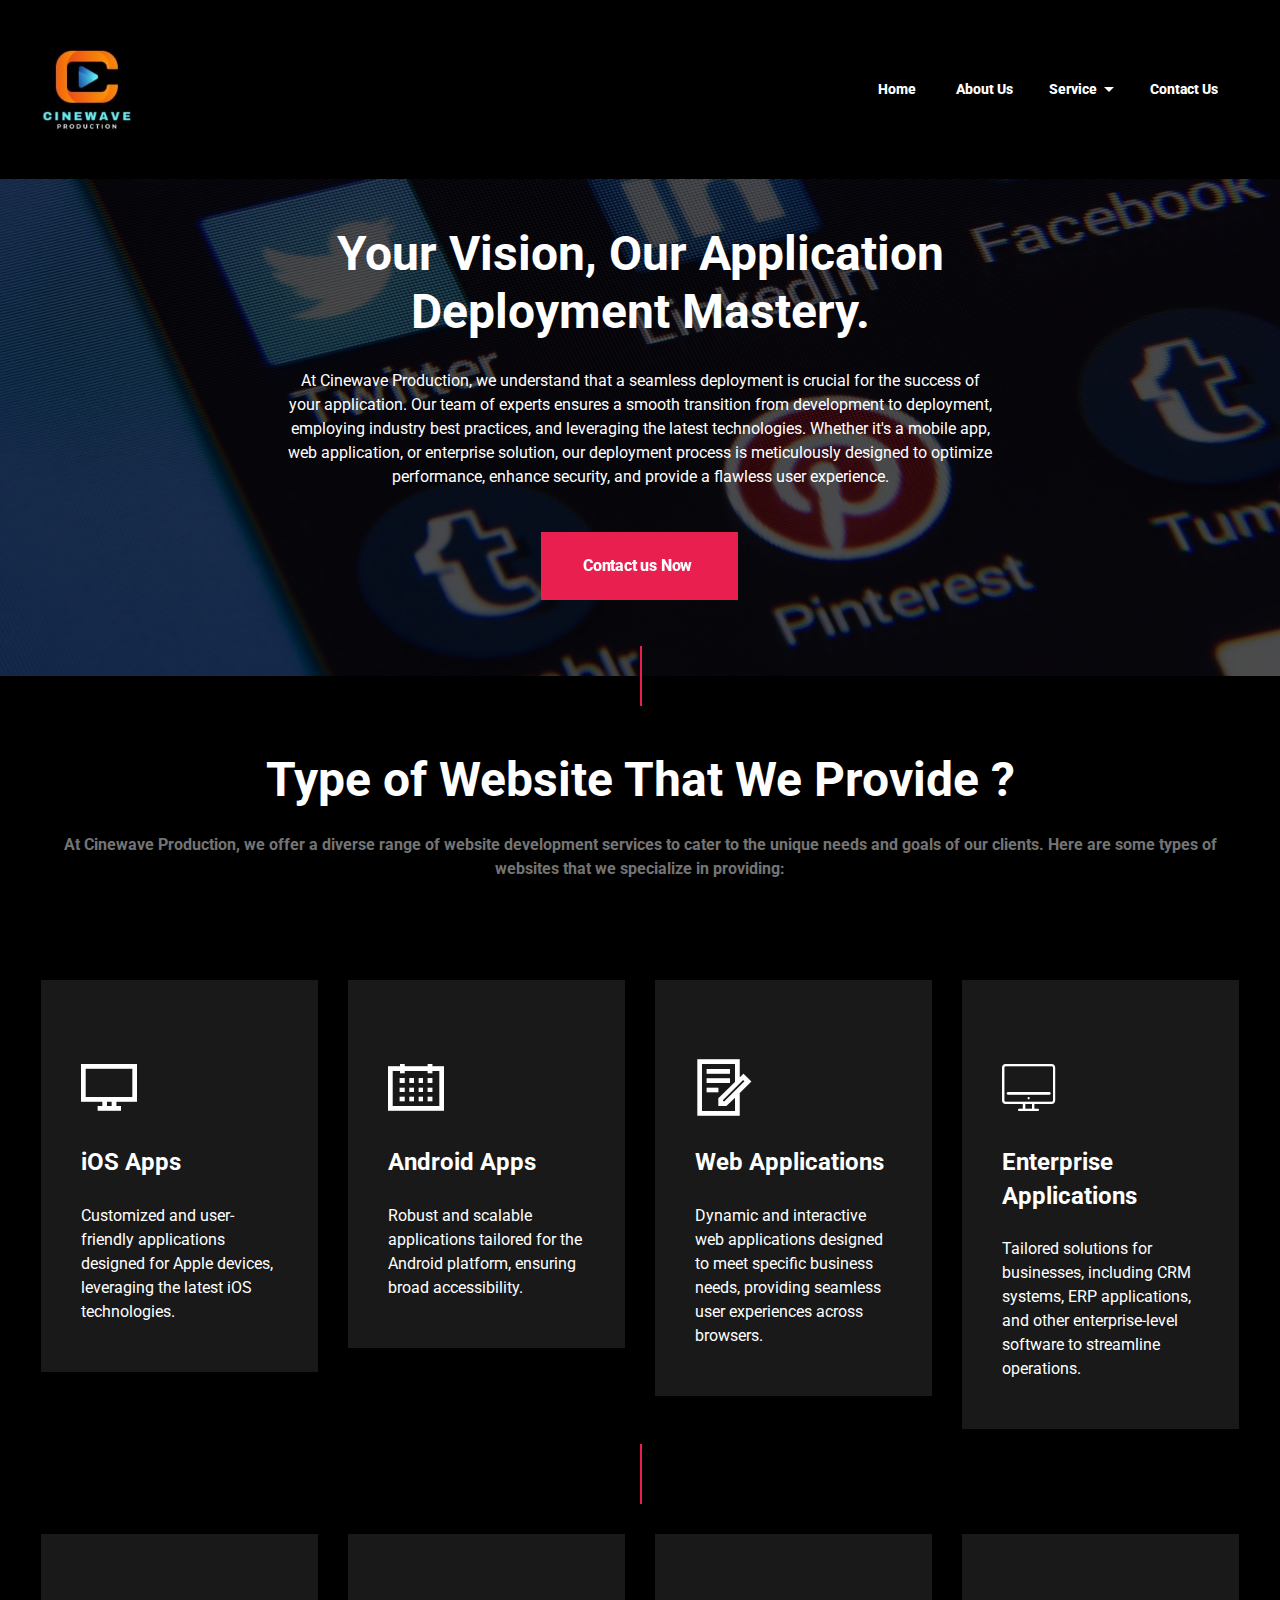
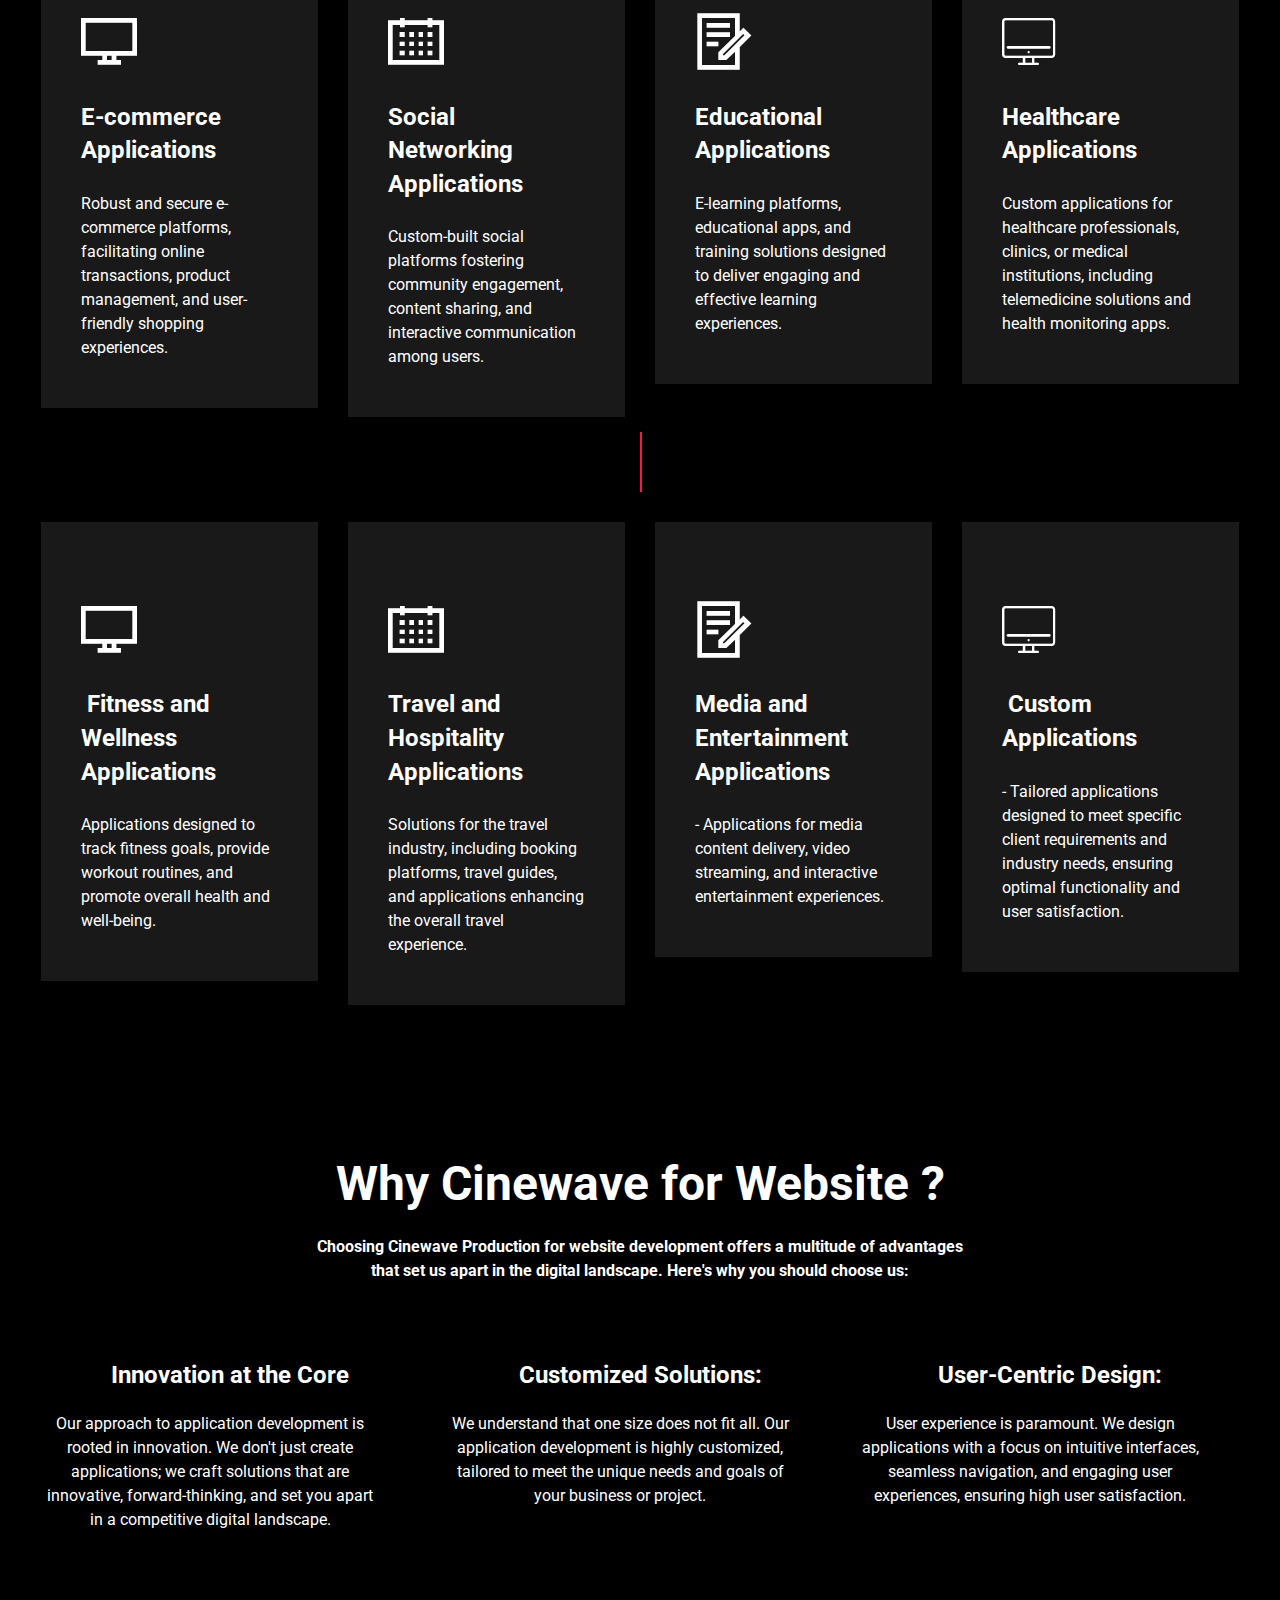
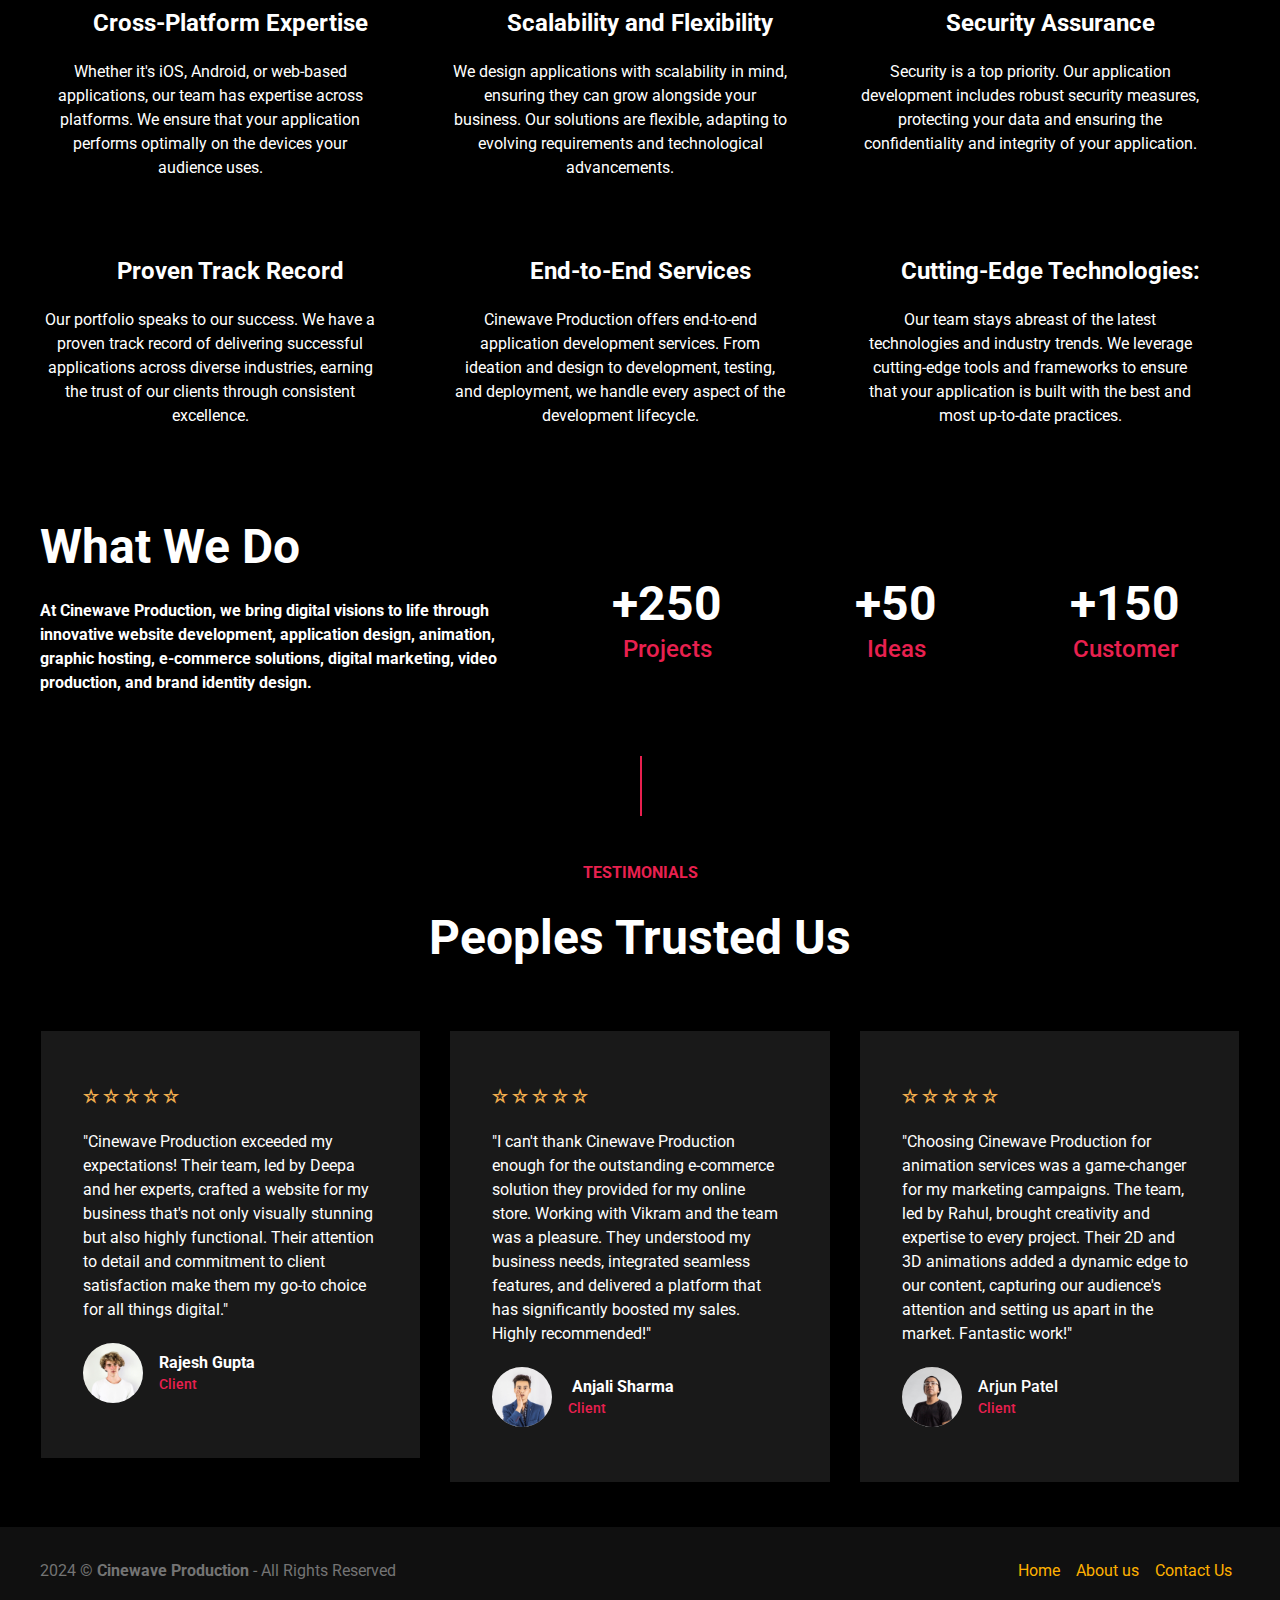
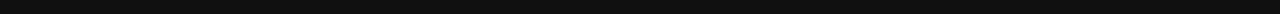
<file: New folder (2)/Application.html>
<!DOCTYPE html>
<html  >
<head>
  
  <meta charset="UTF-8">
  <meta http-equiv="X-UA-Compatible" content="IE=edge">
  
  <meta name="viewport" content="width=device-width, initial-scale=1, minimum-scale=1">
  <link rel="shortcut icon" href="assets/images/whatsapp-image-2023-11-27-at-2.28.18-pm-121x113.jpg" type="image/x-icon">
  <meta name="description" content="">
  
  
  <title>Cinewave Producation - Application</title>
  <link rel="stylesheet" href="assets/web/assets/mobirise-icons2/mobirise2.css">
  <link rel="stylesheet" href="assets/web/assets/mobirise-icons/mobirise-icons.css">
  <link rel="stylesheet" href="assets/tether/tether.min.css">
  <link rel="stylesheet" href="assets/bootstrap/css/bootstrap.min.css">
  <link rel="stylesheet" href="assets/bootstrap/css/bootstrap-grid.min.css">
  <link rel="stylesheet" href="assets/bootstrap/css/bootstrap-reboot.min.css">
  <link rel="stylesheet" href="assets/dropdown/css/style.css">
  <link rel="stylesheet" href="assets/socicon/css/styles.css">
  <link rel="stylesheet" href="assets/theme/css/style.css">
  <link rel="preload" href="https://fonts.googleapis.com/css?family=Roboto:100,100i,300,300i,400,400i,500,500i,700,700i,900,900i&display=swap" as="style" onload="this.onload=null;this.rel='stylesheet'">
  <noscript><link rel="stylesheet" href="https://fonts.googleapis.com/css?family=Roboto:100,100i,300,300i,400,400i,500,500i,700,700i,900,900i&display=swap"></noscript>
  <link rel="preload" as="style" href="assets/mobirise/css/mbr-additional.css"><link rel="stylesheet" href="assets/mobirise/css/mbr-additional.css" type="text/css">

  
  
  
</head>
<body>
  
  <section class="menu menu1 studiom4_menu1 cid-tWV8Hh9Qzl" once="menu" id="menu1-1g">
	
	<nav class="navbar navbar-dropdown navbar-fixed-top navbar-expand-lg">
		<div class="container">
			<div class="navbar-brand">
				<span class="navbar-logo">
					
						<a href="index.html"><img src="assets/images/whatsapp-image-2023-11-27-at-2.28.18-pm-121x113.jpg" alt="" style="height: 5.2rem;"></a>
					
				</span>
				
			</div>
			<button class="navbar-toggler" type="button" data-toggle="collapse" data-target="#navbarSupportedContent" aria-controls="navbarNavAltMarkup" aria-expanded="false" aria-label="Toggle navigation">
				<div class="hamburger">
					<span></span>
					<span></span>
					<span></span>
					<span></span>
				</div>
			</button>
			<div class="collapse navbar-collapse" id="navbarSupportedContent">
				<ul class="navbar-nav nav-dropdown" data-app-modern-menu="true"><li class="nav-item">
						<a class="nav-link link text-white text-primary display-4" href="index.html">
							Home</a>
					</li>
					<li class="nav-item"><a class="nav-link link text-white text-primary display-4" href="Aboutus.html" aria-expanded="false">About Us</a></li>
					<li class="nav-item dropdown open"><a class="nav-link link text-white dropdown-toggle display-4" href="#" data-toggle="dropdown-submenu" aria-expanded="true">Service&nbsp;</a><div class="dropdown-menu"><a class="text-white dropdown-item text-primary display-4" href="Website.html">Website Development</a><a class="text-white dropdown-item text-primary display-4" href="Application.html" aria-expanded="false">Application Development</a><a class="text-white dropdown-item text-primary display-4" href="Graphic.html" aria-expanded="false">Graphic and Animation</a></div></li>

					<li class="nav-item">
						<a class="nav-link link text-white text-primary display-4" href="Contactus.html">Contact Us</a>
					</li></ul>
				
			</div>
		</div>
	</nav>
</section>

<section class="header2 studiom4_header2 cid-tWV8HhUNe1" id="header2-1h">

	
    


	<div class="mbr-overlay" style="opacity: 0.7; background-color: rgb(0, 0, 0);"></div>

	<div class="container align-center">
		<div class="row justify-content-md-center">
			<div class="mbr-white col-md-10 col-lg-7">
				
				<h1 class="mbr-section-title mbr-semibold mbr-fonts-style align-center display-2">Your Vision, Our Application Deployment Mastery.</h1>
				<p class="mbr-text mbr-fonts-style display-7">At Cinewave Production, we understand that a seamless deployment is crucial for the success of your application. Our team of experts ensures a smooth transition from development to deployment, employing industry best practices, and leveraging the latest technologies. Whether it's a mobile app, web application, or enterprise solution, our deployment process is meticulously designed to optimize performance, enhance security, and provide a flawless user experience.</p>
				<div class="mbr-section-btn align-center"><a class="btn btn-danger display-7" href="#">Contact us Now&nbsp;</a></div>
			</div>
		</div>
	</div>

	
</section>

<section class="features3 studiom4_features3 vertical-line cid-tWV8HiNpdL" id="features3-1i">

	
    


	
	<div class="container">
		<div class="row">
			<div class="title col-12 align-center">
				<h2 class="mbr-bold mbr-fonts-style mbr-section-title mbr-white display-2">Type of Website That We Provide ?<br></h2>
				<h3 class="mbr-section-subtitle mbr-semibold mbr-fonts-style display-7">
<div><strong>At Cinewave Production, we offer a diverse range of website development services to cater to the unique needs and goals of our clients. Here are some types of websites that we specialize in providing:</strong><br></div></h3>
			</div>
			<div class="card col-12 col-md-6 col-lg-3">
				<div class="card-inner">
					<div class="card-img">
						<span class="mbr-iconfont mbr-iconfont-1 mobi-mbri-desktop mobi-mbri"></span>
					</div>
					<div class="card-box">
						<h4 class="card-title mbr-bold mbr-fonts-style mbr-white display-5">iOS Apps</h4>
						<p class="mbr-text mbr-fonts-style display-7">
							Customized and user-friendly applications designed for Apple devices, leveraging the latest iOS technologies.</p>
						<div class="card-icon">
							
						</div>
					</div>

				</div>
			</div>
			<div class="card col-12 col-md-6 col-lg-3">
				<div class="card-inner">
					<div class="card-img">
						<span class="mbr-iconfont mbr-iconfont-1 mobi-mbri-calendar mobi-mbri"></span>
					</div>
					<div class="card-box">
						<h4 class="card-title mbr-bold mbr-fonts-style mbr-white display-5">Android Apps</h4>
						<p class="mbr-text mbr-fonts-style display-7">
							 Robust and scalable applications tailored for the Android platform, ensuring broad accessibility.</p>
						<div class="card-icon">
							
						</div>
					</div>
				</div>
			</div>
			<div class="card col-12 col-md-6 col-lg-3">
				<div class="card-inner">
					<div class="card-img">
						<span class="mbr-iconfont mbr-iconfont-1 mobi-mbri-contact-form mobi-mbri"></span>
					</div>
					<div class="card-box">
						<h4 class="card-title mbr-bold mbr-fonts-style mbr-white display-5">Web Applications</h4>
						<p class="mbr-text mbr-fonts-style display-7">
							Dynamic and interactive web applications designed to meet specific business needs, providing seamless user experiences across browsers.</p>
						<div class="card-icon">
							
						</div>
					</div>
				</div>
			</div>
			<div class="card col-12 col-md-6 col-lg-3">
				<div class="card-inner">
					<div class="card-img">
						<span class="mbri-desktop mbr-iconfont-1 mbr-iconfont"></span>
					</div>
					<div class="card-box">
						<h4 class="card-title mbr-bold mbr-fonts-style mbr-white display-5">Enterprise Applications</h4>
						<p class="mbr-text mbr-fonts-style display-7">Tailored solutions for businesses, including CRM systems, ERP applications, and other enterprise-level software to streamline operations.<br></p>
						<div class="card-icon">
							
						</div>
					</div>
				</div>
			</div>
		</div>
	</div>
</section>

<section class="features3 studiom4_features3 vertical-line cid-tWV8HjVN96" id="features3-1j">

	
    


	
	<div class="container">
		<div class="row">
			<div class="title col-12 align-center">
				
				
			</div>
			<div class="card col-12 col-md-6 col-lg-3">
				<div class="card-inner">
					<div class="card-img">
						<span class="mbr-iconfont mbr-iconfont-1 mobi-mbri-desktop mobi-mbri"></span>
					</div>
					<div class="card-box">
						<h4 class="card-title mbr-bold mbr-fonts-style mbr-white display-5">E-commerce Applications</h4>
						<p class="mbr-text mbr-fonts-style display-7">
							Robust and secure e-commerce platforms, facilitating online transactions, product management, and user-friendly shopping experiences.</p>
						<div class="card-icon">
							
						</div>
					</div>

				</div>
			</div>
			<div class="card col-12 col-md-6 col-lg-3">
				<div class="card-inner">
					<div class="card-img">
						<span class="mbr-iconfont mbr-iconfont-1 mobi-mbri-calendar mobi-mbri"></span>
					</div>
					<div class="card-box">
						<h4 class="card-title mbr-bold mbr-fonts-style mbr-white display-5">Social Networking Applications</h4>
						<p class="mbr-text mbr-fonts-style display-7">
							Custom-built social platforms fostering community engagement, content sharing, and interactive communication among users.</p>
						<div class="card-icon">
							
						</div>
					</div>
				</div>
			</div>
			<div class="card col-12 col-md-6 col-lg-3">
				<div class="card-inner">
					<div class="card-img">
						<span class="mbr-iconfont mbr-iconfont-1 mobi-mbri-contact-form mobi-mbri"></span>
					</div>
					<div class="card-box">
						<h4 class="card-title mbr-bold mbr-fonts-style mbr-white display-5">Educational Applications</h4>
						<p class="mbr-text mbr-fonts-style display-7">
							E-learning platforms, educational apps, and training solutions designed to deliver engaging and effective learning experiences.</p>
						<div class="card-icon">
							
						</div>
					</div>
				</div>
			</div>
			<div class="card col-12 col-md-6 col-lg-3">
				<div class="card-inner">
					<div class="card-img">
						<span class="mbri-desktop mbr-iconfont-1 mbr-iconfont"></span>
					</div>
					<div class="card-box">
						<h4 class="card-title mbr-bold mbr-fonts-style mbr-white display-5">Healthcare Applications</h4>
						<p class="mbr-text mbr-fonts-style display-7">Custom applications for healthcare professionals, clinics, or medical institutions, including telemedicine solutions and health monitoring apps.<br></p>
						<div class="card-icon">
							
						</div>
					</div>
				</div>
			</div>
		</div>
	</div>
</section>

<section class="features3 studiom4_features3 vertical-line cid-tWV8HkXI3R" id="features3-1k">

	
    


	
	<div class="container">
		<div class="row">
			<div class="title col-12 align-center">
				
				
			</div>
			<div class="card col-12 col-md-6 col-lg-3">
				<div class="card-inner">
					<div class="card-img">
						<span class="mbr-iconfont mbr-iconfont-1 mobi-mbri-desktop mobi-mbri"></span>
					</div>
					<div class="card-box">
						<h4 class="card-title mbr-bold mbr-fonts-style mbr-white display-5">&nbsp;Fitness and Wellness Applications</h4>
						<p class="mbr-text mbr-fonts-style display-7">
							Applications designed to track fitness goals, provide workout routines, and promote overall health and well-being.</p>
						<div class="card-icon">
							
						</div>
					</div>

				</div>
			</div>
			<div class="card col-12 col-md-6 col-lg-3">
				<div class="card-inner">
					<div class="card-img">
						<span class="mbr-iconfont mbr-iconfont-1 mobi-mbri-calendar mobi-mbri"></span>
					</div>
					<div class="card-box">
						<h4 class="card-title mbr-bold mbr-fonts-style mbr-white display-5">Travel and Hospitality Applications</h4>
						<p class="mbr-text mbr-fonts-style display-7">
							Solutions for the travel industry, including booking platforms, travel guides, and applications enhancing the overall travel experience.</p>
						<div class="card-icon">
							
						</div>
					</div>
				</div>
			</div>
			<div class="card col-12 col-md-6 col-lg-3">
				<div class="card-inner">
					<div class="card-img">
						<span class="mbr-iconfont mbr-iconfont-1 mobi-mbri-contact-form mobi-mbri"></span>
					</div>
					<div class="card-box">
						<h4 class="card-title mbr-bold mbr-fonts-style mbr-white display-5">Media and Entertainment Applications</h4>
						<p class="mbr-text mbr-fonts-style display-7">- Applications for media content delivery, video streaming, and interactive entertainment experiences.&nbsp;<br></p>
						<div class="card-icon">
							
						</div>
					</div>
				</div>
			</div>
			<div class="card col-12 col-md-6 col-lg-3">
				<div class="card-inner">
					<div class="card-img">
						<span class="mbri-desktop mbr-iconfont-1 mbr-iconfont"></span>
					</div>
					<div class="card-box">
						<h4 class="card-title mbr-bold mbr-fonts-style mbr-white display-5">&nbsp;Custom Applications</h4>
						<p class="mbr-text mbr-fonts-style display-7">- Tailored applications designed to meet specific client requirements and industry needs, ensuring optimal functionality and user satisfaction.&nbsp;<br></p>
						<div class="card-icon">
							
						</div>
					</div>
				</div>
			</div>
		</div>
	</div>
</section>

<section class="mbr-section info3 studiom4_info3 cid-tWV8HlWsTT" id="info3-1l">

    
    


    

    <div class="container">
        <div class="row">
            <div class="col-lg-12 align-center">
                <h2 class="mbr-fonts-style mbr-section-title mbr-bold mbr-black display-2">
                    Why Cinewave for Website ?<br></h2>
                
                <p class="mbr-text mbr-fonts-style display-7"><strong>Choosing Cinewave Production for website development offers a multitude of advantages<br> that set us apart in the digital landscape. Here's why you should choose us:</strong></p>
            </div>
        </div>
    </div>
</section>

<section class="mbr-section article content2 studiom4_content2 cid-tWV8HmO6eK" id="content2-1m">

    

    <div class="container">
        <div class="row justify-content-center">
            <div class="card col-sm-12 col-md-6 col-lg-4">
                
                <h3 class="mbr-fonts-style mbr-title mbr-bold display-5">Innovation at the Core</h3>
                <div class="mbr-text mbr-fonts-style display-7">Our approach to application development is rooted in innovation. We don't just create applications; we craft solutions that are innovative, forward-thinking, and set you apart in a competitive digital landscape.</div>
            </div>

            <div class="card col-sm-12 col-md-6 col-lg-4">
                
                <h3 class="mbr-fonts-style mbr-title mbr-bold display-5">Customized Solutions:</h3>
                <div class="mbr-text mbr-fonts-style display-7">We understand that one size does not fit all. Our application development is highly customized, tailored to meet the unique needs and goals of your business or project.</div>
            </div>

            <div class="card col-sm-12 col-md-6 col-lg-4">
                
                <h3 class="mbr-fonts-style mbr-title mbr-bold display-5">User-Centric Design:</h3>
                <div class="mbr-text mbr-fonts-style display-7">User experience is paramount. We design applications with a focus on intuitive interfaces, seamless navigation, and engaging user experiences, ensuring high user satisfaction.</div>
            </div>
        </div>
    </div>
</section>

<section class="mbr-section article content2 studiom4_content2 cid-tWV8HnyxE3" id="content2-1n">

    

    <div class="container">
        <div class="row justify-content-center">
            <div class="card col-sm-12 col-md-6 col-lg-4">
                
                <h3 class="mbr-fonts-style mbr-title mbr-bold display-5">Cross-Platform Expertise</h3>
                <div class="mbr-text mbr-fonts-style display-7">Whether it's iOS, Android, or web-based applications, our team has expertise across platforms. We ensure that your application performs optimally on the devices your audience uses.</div>
            </div>

            <div class="card col-sm-12 col-md-6 col-lg-4">
                
                <h3 class="mbr-fonts-style mbr-title mbr-bold display-5">Scalability and Flexibility</h3>
                <div class="mbr-text mbr-fonts-style display-7">We design applications with scalability in mind, ensuring they can grow alongside your business. Our solutions are flexible, adapting to evolving requirements and technological advancements.</div>
            </div>

            <div class="card col-sm-12 col-md-6 col-lg-4">
                
                <h3 class="mbr-fonts-style mbr-title mbr-bold display-5">Security Assurance</h3>
                <div class="mbr-text mbr-fonts-style display-7">Security is a top priority. Our application development includes robust security measures, protecting your data and ensuring the confidentiality and integrity of your application.</div>
            </div>
        </div>
    </div>
</section>

<section class="mbr-section article content2 studiom4_content2 cid-tWV8HoooTS" id="content2-1o">

    

    <div class="container">
        <div class="row justify-content-center">
            <div class="card col-sm-12 col-md-6 col-lg-4">
                
                <h3 class="mbr-fonts-style mbr-title mbr-bold display-5">Proven Track Record</h3>
                <div class="mbr-text mbr-fonts-style display-7">Our portfolio speaks to our success. We have a proven track record of delivering successful applications across diverse industries, earning the trust of our clients through consistent excellence.</div>
            </div>

            <div class="card col-sm-12 col-md-6 col-lg-4">
                
                <h3 class="mbr-fonts-style mbr-title mbr-bold display-5">End-to-End Services</h3>
                <div class="mbr-text mbr-fonts-style display-7">Cinewave Production offers end-to-end application development services. From ideation and design to development, testing, and deployment, we handle every aspect of the development lifecycle.</div>
            </div>

            <div class="card col-sm-12 col-md-6 col-lg-4">
                
                <h3 class="mbr-fonts-style mbr-title mbr-bold display-5">Cutting-Edge Technologies:</h3>
                <div class="mbr-text mbr-fonts-style display-7">Our team stays abreast of the latest technologies and industry trends. We leverage cutting-edge tools and frameworks to ensure that your application is built with the best and most up-to-date practices.</div>
            </div>
        </div>
    </div>
</section>

<section class="counters1 counters cid-tWV8Hp360l" roup="Counters" id="counters1-1p">

    
    
    <div class="container">
        <div class="row">
            <div class="col-md-12 col-lg-5 col-12 m-auto text-block">
              <h1 class="mbr-section-title mbr-regular pb-3 mbr-fonts-style mbr-black display-2">What We Do</h1>
              
              <p class="mbr-text mbr-light mbr-fonts-style display-7"><strong>
                At Cinewave Production, we bring digital visions to life through innovative website development, application design, animation, graphic hosting, e-commerce solutions, digital marketing, video production, and brand identity design.</strong><br>
              </p>
            </div>
            <div class="col-lg-7 col-md-12 col-12 align-center img-box">
              <div class="row justify-content-center">
                <div class="card align-center col-12 col-md-4 col-lg-4">
                    <div class="panel-item">
                      
                      <div class="card-text">
                        <h3 class="count mbr-regular mbr-fonts-style mbr-black display-2"><br>+250</h3>
                        <h4 class="mbr-content-title count-title mbr-fonts-style display-5">
                            Projects 
                        </h4>
                      </div>
                    </div>
                </div>
                <div class="card align-center col-12 col-md-4 col-lg-4">
                    <div class="panel-item">
                      
                      <div class="card-text">
                        <h3 class="count mbr-regular mbr-fonts-style mbr-black display-2">
                            <br>+50</h3>
                        <h4 class="mbr-content-title count-title mbr-fonts-style display-5">
                            Ideas
                        </h4>
                      </div>
                    </div>
                </div>
                <div class="card align-center col-12 col-md-4 col-lg-4">
                  <div class="panel-item">
                    
                    <div class="card-text">
                      <h3 class="count mbr-regular mbr-fonts-style mbr-black display-2">
                        <br>+150</h3>
                      <h4 class="mbr-content-title count-title mbr-fonts-style display-5">
                        Customer</h4>
                    </div>
                  </div>
                </div>
              </div>
            </div>
        </div>
    </div>
</section>

<section class="features1 vertical-line cid-tWV8Hq0hcc" id="testimonials2-1q">

    

    
    <div class="container">
        <div class="row">
            <div class="title col-12 align-center">
              <h3 class="mbr-section-subtitle mbr-bold mbr-fonts-style display-7">TESTIMONIALS</h3>
              <h2 class="mbr-bold mbr-fonts-style mbr-section-title mbr-white display-2">
                Peoples Trusted Us</h2>
            </div>  
            <div class="card col-12 col-md-6 col-lg-4">
              <div class="card-inner">
                <div class="card-img align-left">
                  <span class="mbr-iconfont mbr-iconfont-1 mobi-mbri mobi-mbri-star"></span>
                  <span class="mbr-iconfont mbr-iconfont-1 mobi-mbri mobi-mbri-star"></span>
                  <span class="mbr-iconfont mbr-iconfont-1 mobi-mbri mobi-mbri-star"></span>
                  <span class="mbr-iconfont mbr-iconfont-1 mobi-mbri mobi-mbri-star"></span>
                  <span class="mbr-iconfont mbr-iconfont-1 mobi-mbri mobi-mbri-star"></span>
                  
                </div>
                <div class="card-box">
                  
                  <p class="mbr-text align-left mbr-fonts-style display-7">
                      "Cinewave Production exceeded my expectations! Their team, led by Deepa and her experts, crafted a website for my business that's not only visually stunning but also highly functional. Their attention to detail and commitment to client satisfaction make them my go-to choice for all things digital."</p>
                  <div class="card-people">
                    <div class="user_image">
                      <img src="assets/images/team1.jpg">
                    </div>
                    <div class="wrapper-name">
                      <div class="mbr-author-name mbr-semibold mbr-fonts-style mbr-white display-7"><strong>Rajesh Gupta</strong></div>
                      <div class="mbr-author-desc mbr-fonts-style display-4">Client</div>
                    </div>
                  </div>
                </div>
                
              </div>
            </div>
            <div class="card col-12 col-md-6 col-lg-4">
              <div class="card-inner">
                <div class="card-img align-left">
                  <span class="mbr-iconfont mbr-iconfont-1 mobi-mbri mobi-mbri-star"></span>
                  <span class="mbr-iconfont mbr-iconfont-1 mobi-mbri mobi-mbri-star"></span>
                  <span class="mbr-iconfont mbr-iconfont-1 mobi-mbri mobi-mbri-star"></span>
                  <span class="mbr-iconfont mbr-iconfont-1 mobi-mbri mobi-mbri-star"></span>
                  <span class="mbr-iconfont mbr-iconfont-1 mobi-mbri mobi-mbri-star"></span>
                  
                </div>
                <div class="card-box">
                    
                    <p class="mbr-text align-left mbr-fonts-style display-7">
                        "I can't thank Cinewave Production enough for the outstanding e-commerce solution they provided for my online store. Working with Vikram and the team was a pleasure. They understood my business needs, integrated seamless features, and delivered a platform that has significantly boosted my sales. Highly recommended!"</p>
                    <div class="card-people">
                      <div class="user_image">
                        <img src="assets/images/team2.jpg">
                      </div>
                      <div class="wrapper-name">
                        <div class="mbr-author-name mbr-semibold mbr-fonts-style mbr-white display-7"><strong>&nbsp;Anjali Sharma</strong></div>
                        <div class="mbr-author-desc mbr-fonts-style display-4">Client</div>
                      </div>
                    </div>
                </div>
              </div>
            </div>
            <div class="card col-12 col-md-6 col-lg-4">
              <div class="card-inner">
                <div class="card-img align-left">
                  <span class="mbr-iconfont mbr-iconfont-1 mobi-mbri mobi-mbri-star"></span>
                  <span class="mbr-iconfont mbr-iconfont-1 mobi-mbri mobi-mbri-star"></span>
                  <span class="mbr-iconfont mbr-iconfont-1 mobi-mbri mobi-mbri-star"></span>
                  <span class="mbr-iconfont mbr-iconfont-1 mobi-mbri mobi-mbri-star"></span>
                  <span class="mbr-iconfont mbr-iconfont-1 mobi-mbri mobi-mbri-star"></span>
                  
                </div>
                <div class="card-box">
                    
                    <p class="mbr-text align-left mbr-fonts-style display-7">
                        "Choosing Cinewave Production for animation services was a game-changer for my marketing campaigns. The team, led by Rahul, brought creativity and expertise to every project. Their 2D and 3D animations added a dynamic edge to our content, capturing our audience's attention and setting us apart in the market. Fantastic work!"</p>
                    <div class="card-people">
                      <div class="user_image">
                        <img src="assets/images/team4.jpg">
                      </div>
                      <div class="wrapper-name">
                        <div class="mbr-author-name mbr-semibold mbr-fonts-style mbr-white display-7">Arjun Patel</div>
                        <div class="mbr-author-desc mbr-fonts-style display-4">Client</div>
                      </div>
                    </div>
                </div>
              </div>
            </div>
            
        </div>
    </div>
</section>

<section class="footer1 studiom4_footer1 cid-tWV8Hrsqy8" once="footers" id="footer1-1r">

	

	

	<div class="container">
		<div class="row">
			<div class="media-container-row mbr-white col-lg-12">
				<div class="row-copirayt col-sm-12 col-md-12 col-lg-6">
					<p class="mbr-text mb-0 mbr-fonts-style mbr-white align-left display-7">
						2024 © <strong>Cinewave&nbsp;Production&nbsp;</strong>- All Rights Reserved
					</p>
				</div>
				<div class="row-links col-md-12 col-lg-6">
					<ul class="foot-menu">
						
						
						
						
						
					<li class="foot-menu-item mbr-fonts-style display-7"><a href="index.html" class="text-primary">Home</a></li><li class="foot-menu-item mbr-fonts-style display-7"><a href="Aboutus.html" class="text-primary">About us</a></li><li class="foot-menu-item mbr-fonts-style display-7"><a href="Contactus.html" class="text-primary">Contact Us</a><br></li></ul>
				</div>
			</div>
		</div>
	</div>
</section>


<script src="assets/web/assets/jquery/jquery.min.js"></script>
  <script src="assets/popper/popper.min.js"></script>
  <script src="assets/tether/tether.min.js"></script>
  <script src="assets/bootstrap/js/bootstrap.min.js"></script>
  <script src="assets/smoothscroll/smooth-scroll.js"></script>
  <script src="assets/dropdown/js/nav-dropdown.js"></script>
  <script src="assets/dropdown/js/navbar-dropdown.js"></script>
  <script src="assets/touchswipe/jquery.touch-swipe.min.js"></script>
  <script src="assets/viewportchecker/jquery.viewportchecker.js"></script>
  <script src="assets/theme/js/script.js"></script>
  
  
  
</body>
</html>
</file>
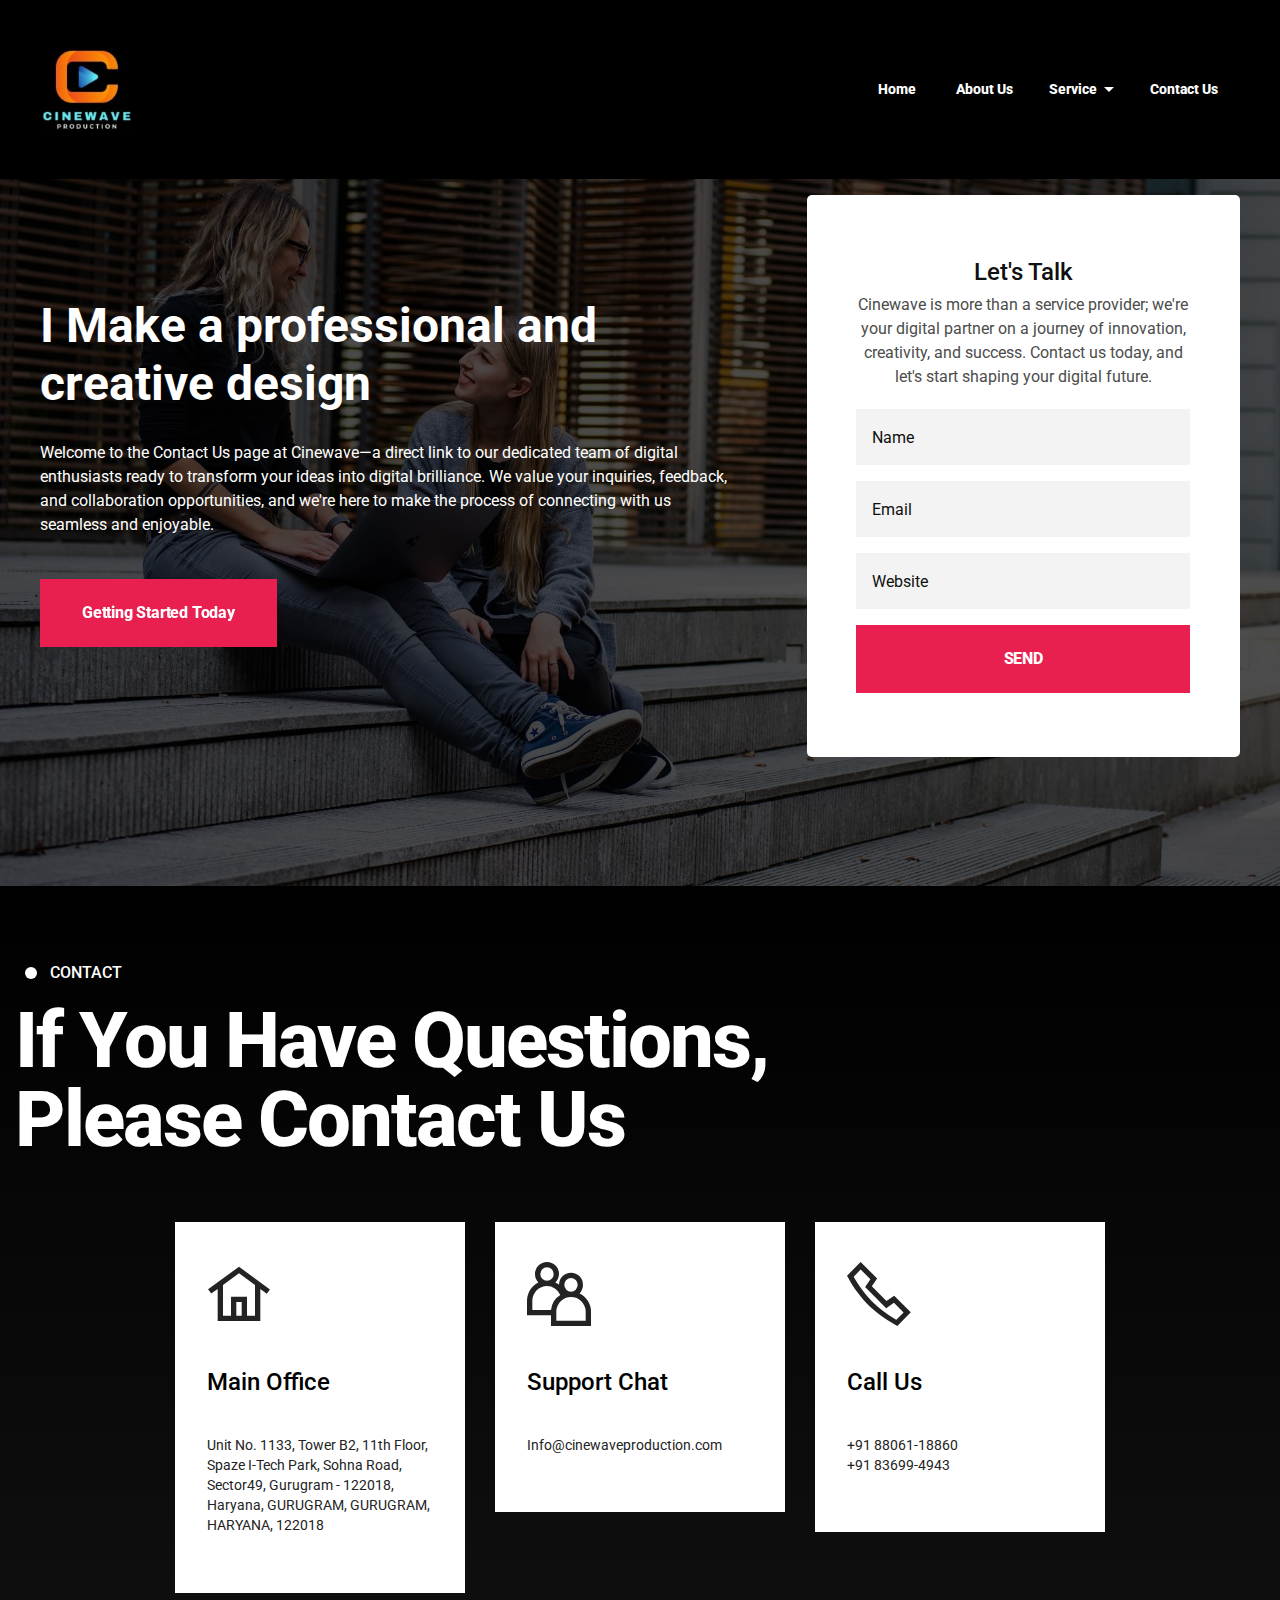
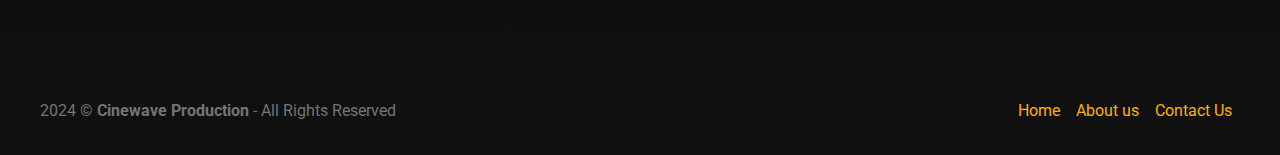
<file: New folder (2)/Contactus.html>
<!DOCTYPE html>
<html  >
<head>
  
  <meta charset="UTF-8">
  <meta http-equiv="X-UA-Compatible" content="IE=edge">
  
  <meta name="viewport" content="width=device-width, initial-scale=1, minimum-scale=1">
  <link rel="shortcut icon" href="assets/images/whatsapp-image-2023-11-27-at-2.28.18-pm-121x113.jpg" type="image/x-icon">
  <meta name="description" content="">
  
  
  <title>Cinewave Productions - Contact Us</title>
  <link rel="stylesheet" href="assets/web/assets/mobirise-icons2/mobirise2.css">
  <link rel="stylesheet" href="assets/web/assets/mobirise-icons/mobirise-icons.css">
  <link rel="stylesheet" href="assets/tether/tether.min.css">
  <link rel="stylesheet" href="assets/bootstrap/css/bootstrap.min.css">
  <link rel="stylesheet" href="assets/bootstrap/css/bootstrap-grid.min.css">
  <link rel="stylesheet" href="assets/bootstrap/css/bootstrap-reboot.min.css">
  <link rel="stylesheet" href="assets/dropdown/css/style.css">
  <link rel="stylesheet" href="assets/formstyler/jquery.formstyler.css">
  <link rel="stylesheet" href="assets/formstyler/jquery.formstyler.theme.css">
  <link rel="stylesheet" href="assets/socicon/css/styles.css">
  <link rel="stylesheet" href="assets/theme/css/style.css">
  <link rel="preload" href="https://fonts.googleapis.com/css?family=Roboto:100,100i,300,300i,400,400i,500,500i,700,700i,900,900i&display=swap" as="style" onload="this.onload=null;this.rel='stylesheet'">
  <noscript><link rel="stylesheet" href="https://fonts.googleapis.com/css?family=Roboto:100,100i,300,300i,400,400i,500,500i,700,700i,900,900i&display=swap"></noscript>
  <link rel="preload" as="style" href="assets/mobirise/css/mbr-additional.css"><link rel="stylesheet" href="assets/mobirise/css/mbr-additional.css" type="text/css">

  
  
  
</head>
<body>
  
  <section class="menu menu1 studiom4_menu1 cid-tX0UsCTKI0" once="menu" id="menu1-25">
	
	<nav class="navbar navbar-dropdown navbar-fixed-top navbar-expand-lg">
		<div class="container">
			<div class="navbar-brand">
				<span class="navbar-logo">
					
						<a href="index.html"><img src="assets/images/whatsapp-image-2023-11-27-at-2.28.18-pm-121x113.jpg" alt="" style="height: 5.2rem;"></a>
					
				</span>
				
			</div>
			<button class="navbar-toggler" type="button" data-toggle="collapse" data-target="#navbarSupportedContent" aria-controls="navbarNavAltMarkup" aria-expanded="false" aria-label="Toggle navigation">
				<div class="hamburger">
					<span></span>
					<span></span>
					<span></span>
					<span></span>
				</div>
			</button>
			<div class="collapse navbar-collapse" id="navbarSupportedContent">
				<ul class="navbar-nav nav-dropdown" data-app-modern-menu="true"><li class="nav-item">
						<a class="nav-link link text-white text-primary display-4" href="index.html">
							Home</a>
					</li>
					<li class="nav-item"><a class="nav-link link text-white text-primary display-4" href="Aboutus.html" aria-expanded="false">About Us</a></li>
					<li class="nav-item dropdown open"><a class="nav-link link text-white dropdown-toggle display-4" href="#" data-toggle="dropdown-submenu" aria-expanded="true">Service&nbsp;</a><div class="dropdown-menu"><a class="text-white dropdown-item text-primary display-4" href="Website.html">Website Development</a><a class="text-white dropdown-item text-primary display-4" href="Application.html" aria-expanded="false">Application Development</a><a class="text-white dropdown-item text-primary display-4" href="Graphic.html" aria-expanded="false">Graphic and Animation</a></div></li>

					<li class="nav-item">
						<a class="nav-link link text-white text-primary display-4" href="Contactus.html">Contact Us</a>
					</li></ul>
				
			</div>
		</div>
	</nav>
</section>

<section class="form header3 studiom4_header3 cid-tX0UDdyyIk" id="header3-2f">

    

    <div class="mbr-overlay"></div>

    <div class="container">
        <div class="row">
            <div class="col-md-12 col-lg-7 m-auto">
                <div class="title">
                    <h2 class="mbr-section-title mbr-regular align-left mbr-fonts-style mbr-white display-2">I Make
                        a professional
                        and creative design</h2>
                    <p class="mbr-section-subtitle align-left mbr-fonts-style mbr-white block-left display-7">Welcome to the Contact Us page at Cinewave—a direct link to our dedicated team of digital enthusiasts ready to transform your ideas into digital brilliance. We value your inquiries, feedback, and collaboration opportunities, and we're here to make the process of connecting with us seamless and enjoyable.</p>
                    <div class="mbr-section-btn align-left"><a class="btn btn-danger display-7" href="#">Getting Started Today</a></div>
                </div>
            </div>

            <div class="col-lg-5 my-auto pb-4 mbr-form" data-form-type="formoid">
                <form action="https://mobirise.eu/" method="POST" class="mbr-form form-with-styler" data-form-title="Form Name"><input type="hidden" name="email" data-form-email="true" value="DHIIE7BFat3p+lxSWa+Eiu6QRicXi3vjwzaTuA9JsmSdlq3aeiDIfSflOw8IRGc+CrON0EctZIaOLBjuPWEW5ltvSS/AHRo7XVQMCYDeP2MzHD1DmYyjPR2vIbxFvont.U8SUwZc371lhHBQe1R1qBWe3OspYElXv60d/SQYL+V6szkiHUPubcBdB3K6Ice/6hqJC/MwoadoJkb3Xl2SAWr8/ft+/6ObMwOVnVPHE3d85oX2NcVT1j8VOBNGAkfEk">
                    <div class="form-row">
                        <div hidden="hidden" data-form-alert="" class="alert alert-success col-12">Thanks for filling out
                            the form!</div>
                        <div hidden="hidden" data-form-alert-danger="" class="alert alert-danger col-12">Oops...! some
                            problem!</div>
                    </div>
                    <div class="dragArea form-row">
                        <div class="col-lg-12 align-center">
                            <h5 class="mbr-fonts-style mbr-black display-5">Let's Talk</h5>
                            <p class="mbr-section-subtitle mbr-section-subtitle align-center mbr-fonts-style text-form display-7">Cinewave is more than a service provider; we're your digital partner on a journey of innovation, creativity, and success. Contact us today, and let's start shaping your digital future. </p>
                        </div>
                        <div class="col-lg-12 form-group" data-for="Full Name">
                            <input type="text" name="Name" placeholder="Name" data-form-field="Name" required="required" class="form-control display-7" id="Name-header3-2f">
                        </div>
                        <div data-for="Email" class="col-lg-12 form-group">
                            <input type="text" name="Email" placeholder="Email" data-form-field="Email" class="form-control display-7" required="required" id="Email-header3-2f">
                        </div>
                        <div data-for="Website" class="col-lg-12 form-group">
                            <input type="text" name="Website" placeholder="Website" data-form-field="Website" class="form-control display-7" required="required" id="Website-header3-2f">
                        </div>
                        <div class="col-auto form-btn"><button type="submit" class="btn btn-danger link-btn display-7">SEND</button></div>
                    </div>
                </form>
            </div>
        </div>
    </div>
</section>

<section data-bs-version="5.1" class="powerm5 contacts1 cid-tX0UIXI4zh" id="contacts1-2g">
    

    
    
    <div class="container-fluid">
        <div class="row justify-content-center mb-4">
            <div class="col-12 mb-0 content-head">
                <div class="align w-100">
                    <h2 class="mbr-section-subtitle mbr-fonts-style mbr-white mb-3 display-7">CONTACT
                    </h2>
                </div>

                <h3 class="mbr-section-title mbr-fonts-style align-center display-1">If You Have Questions, <br>Please
                    Contact Us
                </h3>
            </div>
        </div>
        <div class="row justify-content-center">
            <div class="item features-without-image col-12 col-md-6 col-lg-3">
                <div class="item-wrapper">
                    <div class="card-box align-left">
                        <div class="iconfont-wrapper mb-3">
                            <span class="mbr-iconfont mobi-mbri-home mobi-mbri"></span>
                        </div>
                        <h5 class="card-title mbr-fonts-style pb-4 display-5">Main Office</h5>
                        <p class="card-text mbr-fonts-style mb-3 display-4">Unit No. 1133, Tower B2, 11th Floor, Spaze I-Tech Park, Sohna Road, Sector49, Gurugram - 122018, Haryana, GURUGRAM, GURUGRAM,
<br>HARYANA, 122018</p>

                        

                    </div>
                </div>
            </div>
            <div class="item features-without-image col-12 col-md-6 col-lg-3">
                <div class="item-wrapper">
                    <div class="card-box align-left">
                        <div class="iconfont-wrapper mb-3">
                            <span class="mbr-iconfont mobi-mbri-users mobi-mbri"></span>
                        </div>
                        <h5 class="card-title mbr-fonts-style pb-4 display-5">Support Chat</h5>
                        <p class="card-text mbr-fonts-style mb-3 display-4">Info@cinewaveproduction.com<br></p>

                        

                    </div>
                </div>
            </div>
            
            <div class="item features-without-image col-12 col-md-6 col-lg-3">
                <div class="item-wrapper">
                    <div class="card-box align-left">
                        <div class="iconfont-wrapper mb-3">
                            <span class="mbr-iconfont mobi-mbri-phone mobi-mbri"></span>
                        </div>
                        <h5 class="card-title mbr-fonts-style pb-4 display-5">
                            Call Us</h5>
                        <p class="card-text mbr-fonts-style mb-3 display-4">+91 88061-18860<br>+91 83699-4943<br></p>

                        

                    </div>
                </div>
            </div>


        </div>
    </div>
</section>

<section class="footer1 studiom4_footer1 cid-tX0UsNnkdn" once="footers" id="footer1-2e">

	

	

	<div class="container">
		<div class="row">
			<div class="media-container-row mbr-white col-lg-12">
				<div class="row-copirayt col-sm-12 col-md-12 col-lg-6">
					<p class="mbr-text mb-0 mbr-fonts-style mbr-white align-left display-7">
						2024 © <strong>Cinewave&nbsp;Production&nbsp;</strong>- All Rights Reserved
					</p>
				</div>
				<div class="row-links col-md-12 col-lg-6">
					<ul class="foot-menu">
						
						
						
						
						
					<li class="foot-menu-item mbr-fonts-style display-7"><a href="index.html" class="text-primary">Home</a></li><li class="foot-menu-item mbr-fonts-style display-7"><a href="Aboutus.html" class="text-primary">About us</a></li><li class="foot-menu-item mbr-fonts-style display-7"><a href="Contactus.html" class="text-primary">Contact Us</a><br></li></ul>
				</div>
			</div>
		</div>
	</div>
</section>


<script src="assets/web/assets/jquery/jquery.min.js"></script>
  <script src="assets/popper/popper.min.js"></script>
  <script src="assets/tether/tether.min.js"></script>
  <script src="assets/bootstrap/js/bootstrap.min.js"></script>
  <script src="assets/smoothscroll/smooth-scroll.js"></script>
  <script src="assets/dropdown/js/nav-dropdown.js"></script>
  <script src="assets/dropdown/js/navbar-dropdown.js"></script>
  <script src="assets/touchswipe/jquery.touch-swipe.min.js"></script>
  <script src="assets/formstyler/jquery.formstyler.js"></script>
  <script src="assets/formstyler/jquery.formstyler.min.js"></script>
  <script src="assets/theme/js/script.js"></script>
  <script src="assets/formoid/formoid.min.js"></script>
  
  
  
</body>
</html>
</file>
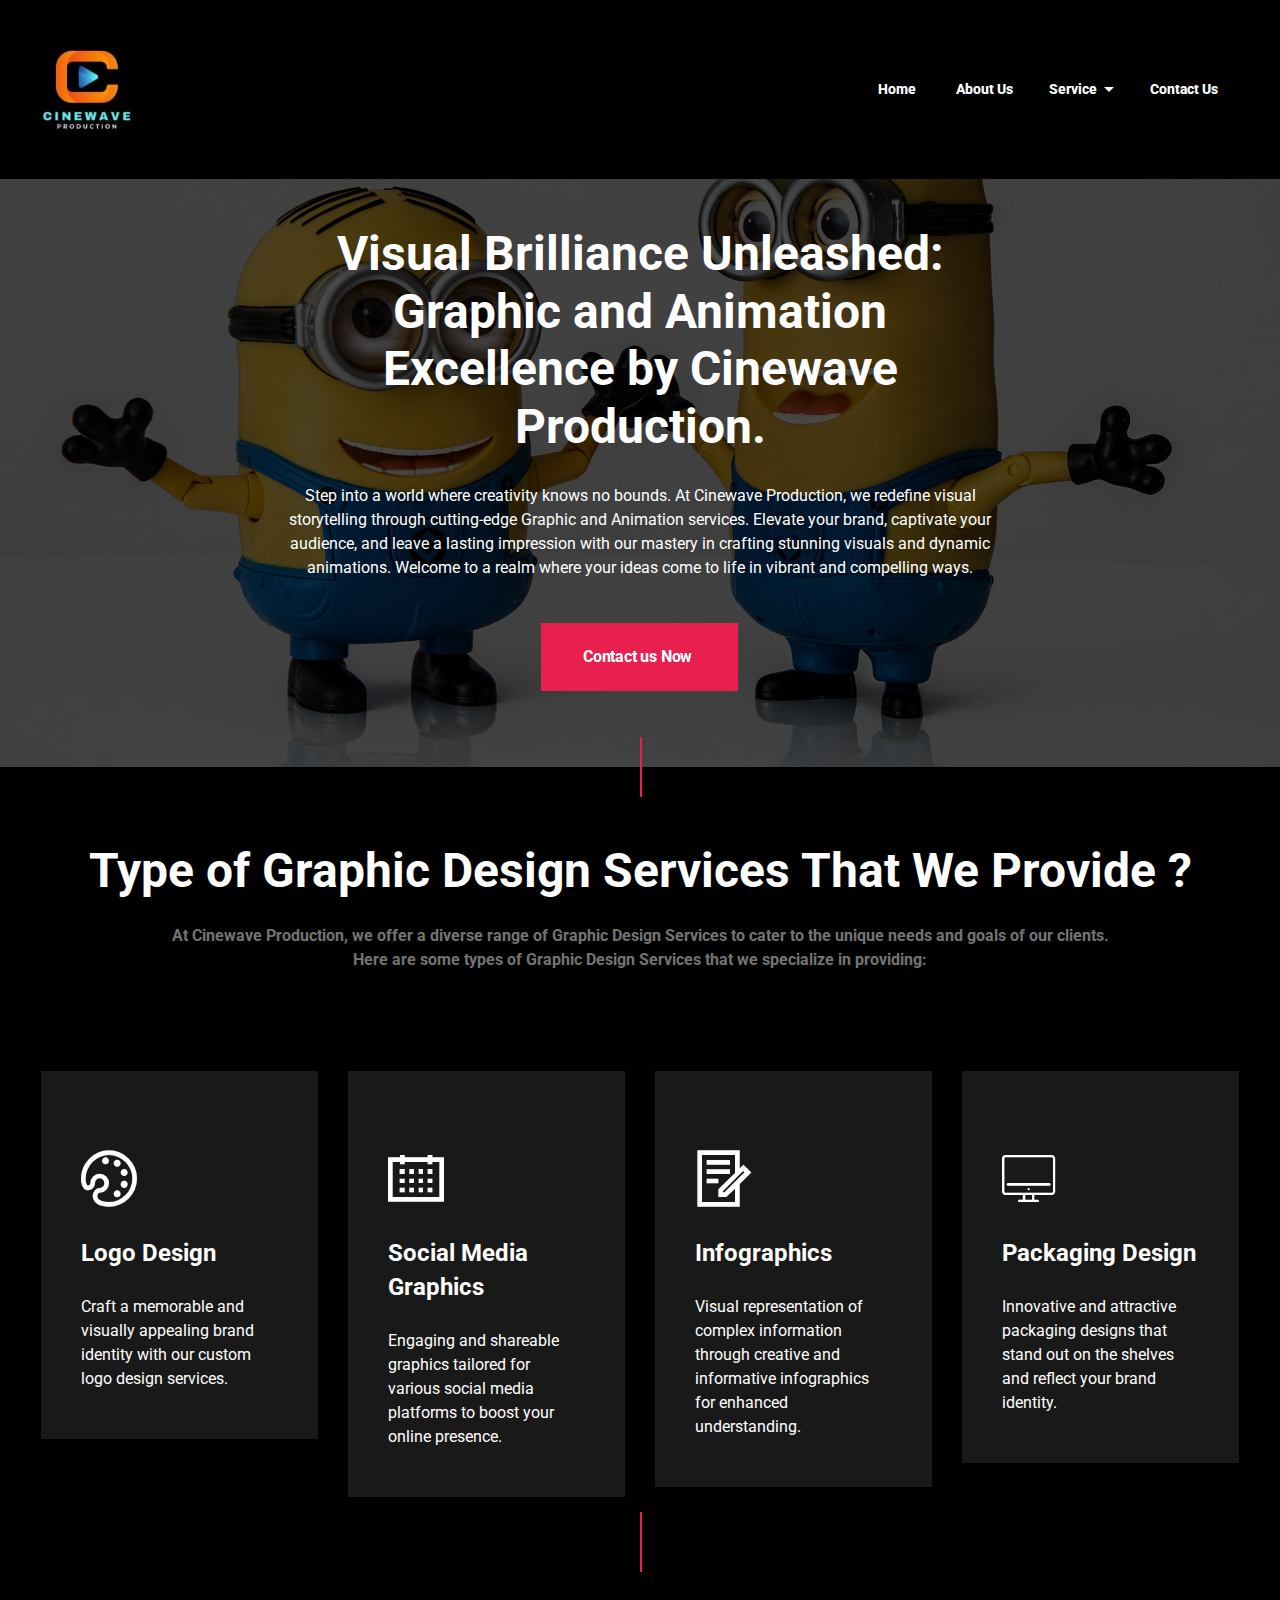
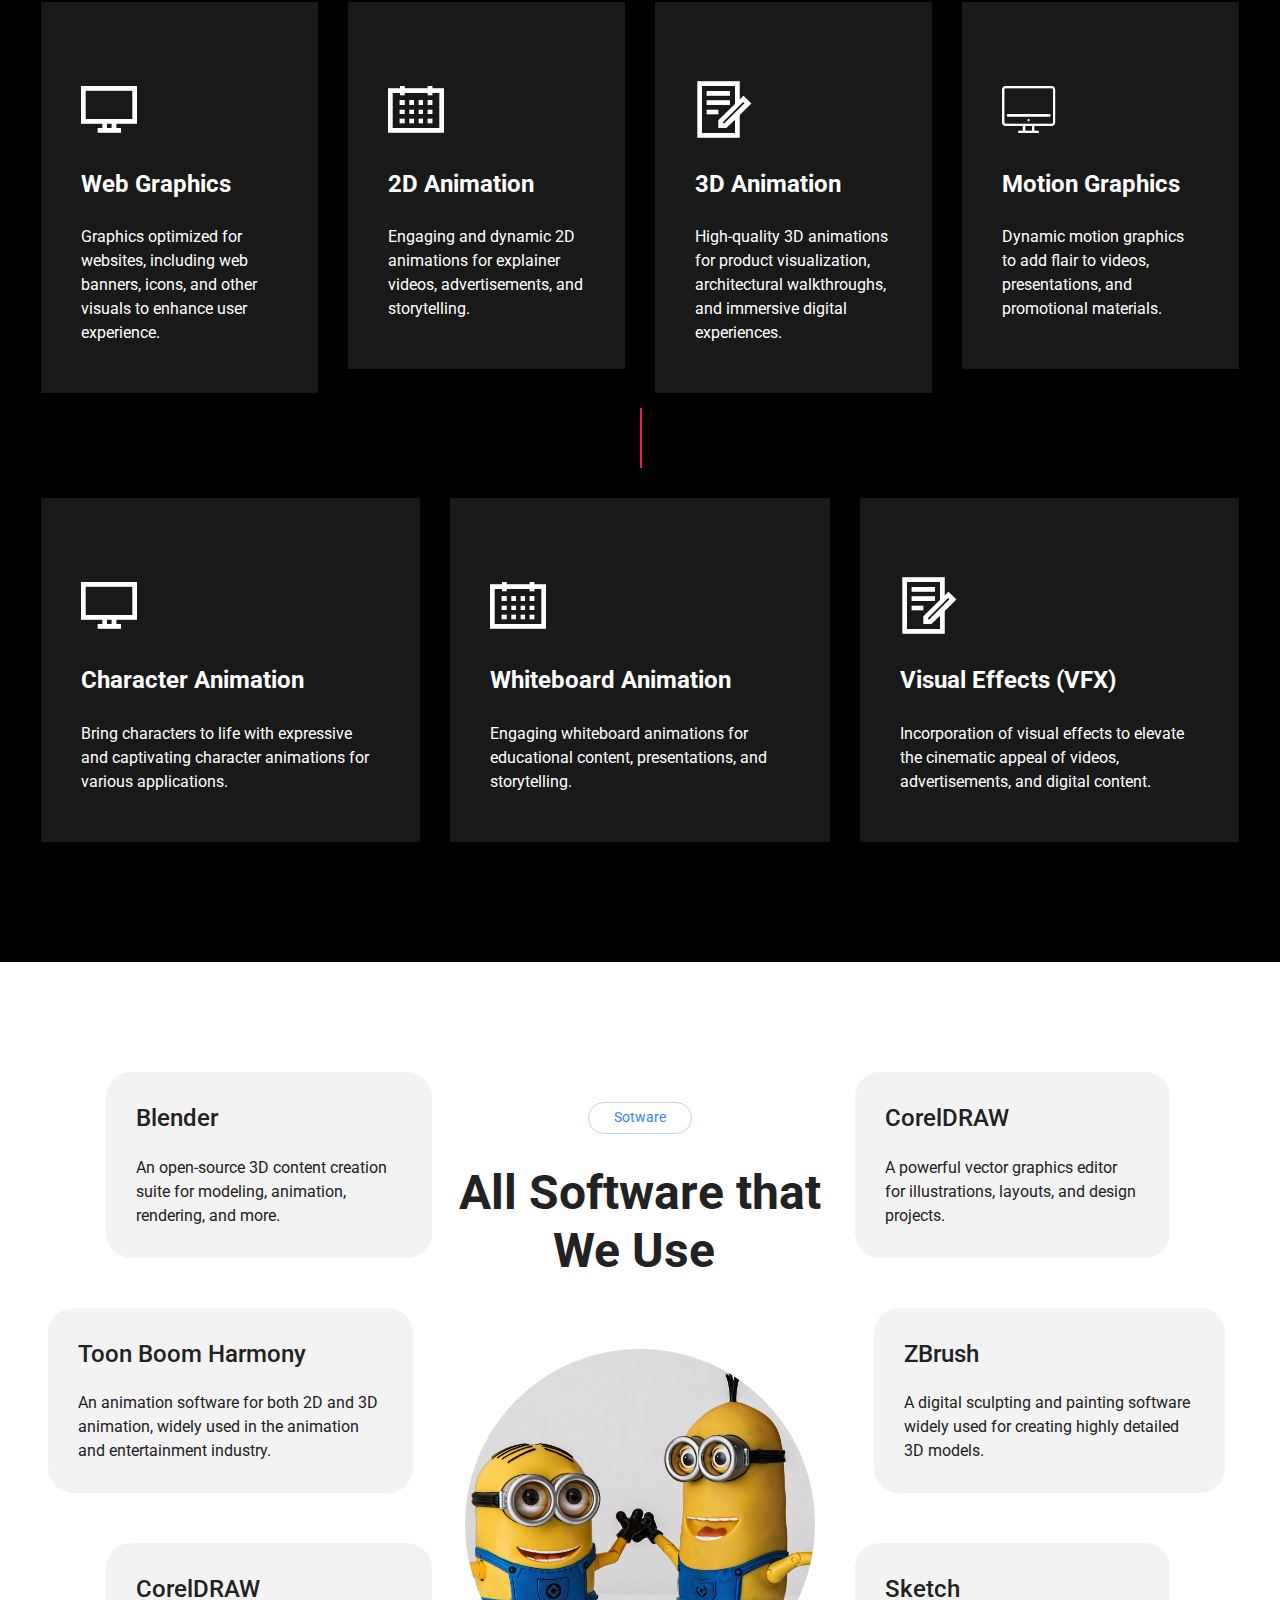
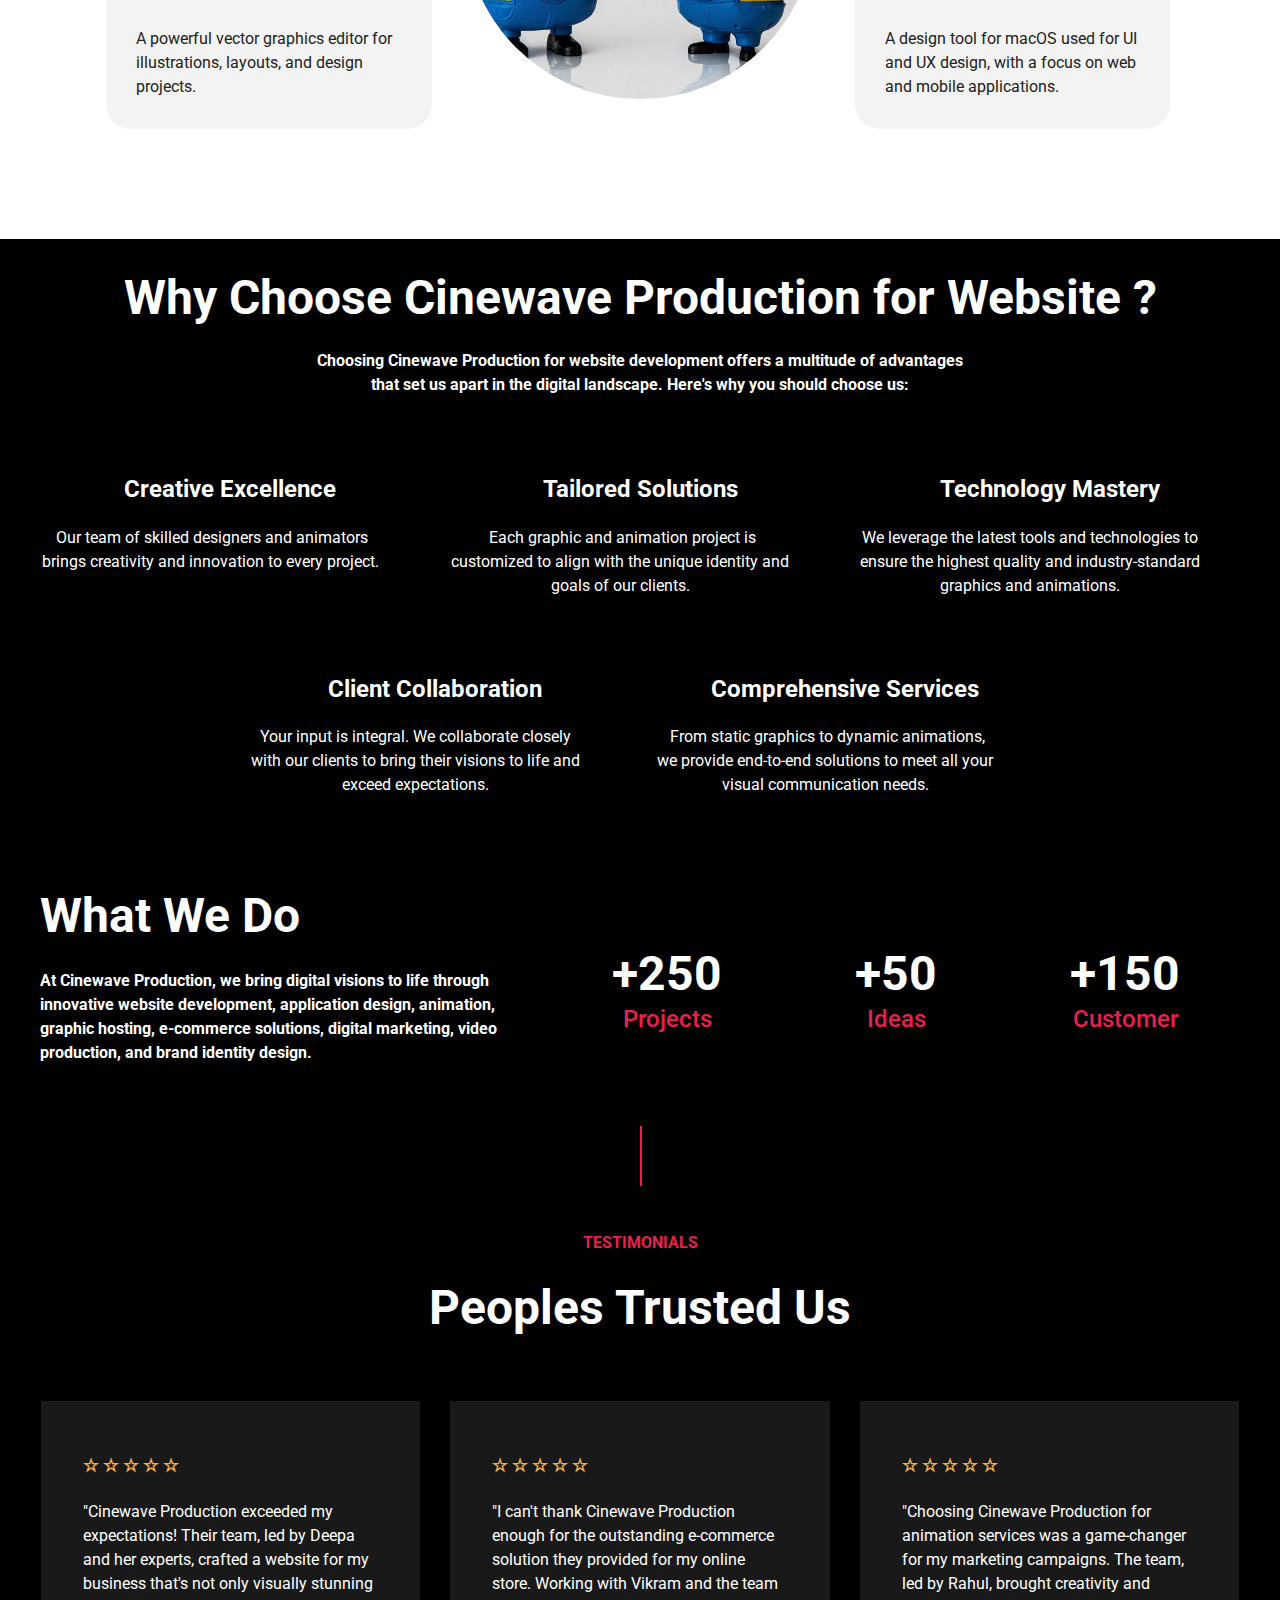
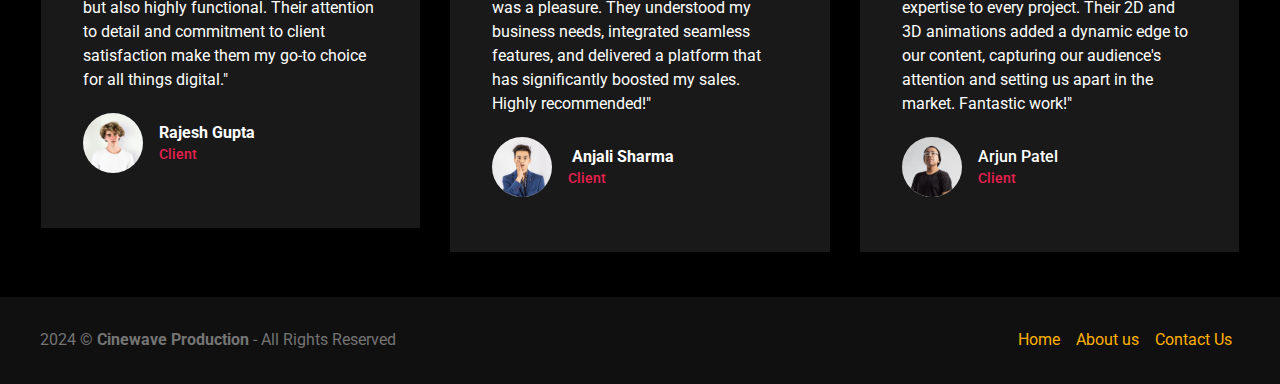
<file: New folder (2)/Graphic.html>
<!DOCTYPE html>
<html  >
<head>
  
  <meta charset="UTF-8">
  <meta http-equiv="X-UA-Compatible" content="IE=edge">
  
  <meta name="viewport" content="width=device-width, initial-scale=1, minimum-scale=1">
  <link rel="shortcut icon" href="assets/images/whatsapp-image-2023-11-27-at-2.28.18-pm-121x113.jpg" type="image/x-icon">
  <meta name="description" content="">
  
  
  <title>Cinewave Producation - Graphic And Animation</title>
  <link rel="stylesheet" href="assets/web/assets/mobirise-icons2/mobirise2.css">
  <link rel="stylesheet" href="assets/web/assets/mobirise-icons/mobirise-icons.css">
  <link rel="stylesheet" href="assets/tether/tether.min.css">
  <link rel="stylesheet" href="assets/bootstrap/css/bootstrap.min.css">
  <link rel="stylesheet" href="assets/bootstrap/css/bootstrap-grid.min.css">
  <link rel="stylesheet" href="assets/bootstrap/css/bootstrap-reboot.min.css">
  <link rel="stylesheet" href="assets/dropdown/css/style.css">
  <link rel="stylesheet" href="assets/socicon/css/styles.css">
  <link rel="stylesheet" href="assets/theme/css/style.css">
  <link rel="preload" href="https://fonts.googleapis.com/css?family=Roboto:100,100i,300,300i,400,400i,500,500i,700,700i,900,900i&display=swap" as="style" onload="this.onload=null;this.rel='stylesheet'">
  <noscript><link rel="stylesheet" href="https://fonts.googleapis.com/css?family=Roboto:100,100i,300,300i,400,400i,500,500i,700,700i,900,900i&display=swap"></noscript>
  <link rel="preload" as="style" href="assets/mobirise/css/mbr-additional.css"><link rel="stylesheet" href="assets/mobirise/css/mbr-additional.css" type="text/css">

  
  
  
</head>
<body>
  
  <section class="menu menu1 studiom4_menu1 cid-tWVpVSbKBV" once="menu" id="menu1-1s">
	
	<nav class="navbar navbar-dropdown navbar-fixed-top navbar-expand-lg">
		<div class="container">
			<div class="navbar-brand">
				<span class="navbar-logo">
					
						<a href="index.html"><img src="assets/images/whatsapp-image-2023-11-27-at-2.28.18-pm-121x113.jpg" alt="" style="height: 5.2rem;"></a>
					
				</span>
				
			</div>
			<button class="navbar-toggler" type="button" data-toggle="collapse" data-target="#navbarSupportedContent" aria-controls="navbarNavAltMarkup" aria-expanded="false" aria-label="Toggle navigation">
				<div class="hamburger">
					<span></span>
					<span></span>
					<span></span>
					<span></span>
				</div>
			</button>
			<div class="collapse navbar-collapse" id="navbarSupportedContent">
				<ul class="navbar-nav nav-dropdown" data-app-modern-menu="true"><li class="nav-item">
						<a class="nav-link link text-white text-primary display-4" href="index.html">
							Home</a>
					</li>
					<li class="nav-item"><a class="nav-link link text-white text-primary display-4" href="Aboutus.html" aria-expanded="false">About Us</a></li>
					<li class="nav-item dropdown open"><a class="nav-link link text-white dropdown-toggle display-4" href="#" data-toggle="dropdown-submenu" aria-expanded="true">Service&nbsp;</a><div class="dropdown-menu"><a class="text-white dropdown-item text-primary display-4" href="Website.html">Website Development</a><a class="text-white dropdown-item text-primary display-4" href="Application.html" aria-expanded="false">Application Development</a><a class="text-white dropdown-item text-primary display-4" href="Graphic.html" aria-expanded="false">Graphic and Animation</a></div></li>

					<li class="nav-item">
						<a class="nav-link link text-white text-primary display-4" href="Contactus.html">Contact Us</a>
					</li></ul>
				
			</div>
		</div>
	</nav>
</section>

<section class="header2 studiom4_header2 cid-tWVpVT94bM" id="header2-1t">

	
    


	<div class="mbr-overlay" style="opacity: 0.7; background-color: rgb(0, 0, 0);"></div>

	<div class="container align-center">
		<div class="row justify-content-md-center">
			<div class="mbr-white col-md-10 col-lg-7">
				
				<h1 class="mbr-section-title mbr-semibold mbr-fonts-style align-center display-2">Visual Brilliance Unleashed: Graphic and Animation Excellence by Cinewave Production.</h1>
				<p class="mbr-text mbr-fonts-style display-7">Step into a world where creativity knows no bounds. At Cinewave Production, we redefine visual storytelling through cutting-edge Graphic and Animation services. Elevate your brand, captivate your audience, and leave a lasting impression with our mastery in crafting stunning visuals and dynamic animations. Welcome to a realm where your ideas come to life in vibrant and compelling ways.</p>
				<div class="mbr-section-btn align-center"><a class="btn btn-danger display-7" href="#">Contact us Now&nbsp;</a></div>
			</div>
		</div>
	</div>

	
</section>

<section class="features3 studiom4_features3 vertical-line cid-tWVpVU89zE" id="features3-1u">

	
    


	
	<div class="container">
		<div class="row">
			<div class="title col-12 align-center">
				<h2 class="mbr-bold mbr-fonts-style mbr-section-title mbr-white display-2">Type of Graphic Design Services That We Provide ?<br></h2>
				<h3 class="mbr-section-subtitle mbr-semibold mbr-fonts-style display-7">
<div><strong>At Cinewave Production, we offer a diverse range of Graphic Design Services to cater to the unique needs and goals of our clients.</strong></div><div><strong>Here are some types of Graphic Design Services that we specialize in providing:</strong><br></div></h3>
			</div>
			<div class="card col-12 col-md-6 col-lg-3">
				<div class="card-inner">
					<div class="card-img">
						<span class="mbr-iconfont mbr-iconfont-1 mobi-mbri-change-style mobi-mbri"></span>
					</div>
					<div class="card-box">
						<h4 class="card-title mbr-bold mbr-fonts-style mbr-white display-5">Logo Design</h4>
						<p class="mbr-text mbr-fonts-style display-7">
							Craft a memorable and visually appealing brand identity with our custom logo design services.</p>
						<div class="card-icon">
							
						</div>
					</div>

				</div>
			</div>
			<div class="card col-12 col-md-6 col-lg-3">
				<div class="card-inner">
					<div class="card-img">
						<span class="mbr-iconfont mbr-iconfont-1 mobi-mbri-calendar mobi-mbri"></span>
					</div>
					<div class="card-box">
						<h4 class="card-title mbr-bold mbr-fonts-style mbr-white display-5">Social Media Graphics</h4>
						<p class="mbr-text mbr-fonts-style display-7">
							 Engaging and shareable graphics tailored for various social media platforms to boost your online presence.</p>
						<div class="card-icon">
							
						</div>
					</div>
				</div>
			</div>
			<div class="card col-12 col-md-6 col-lg-3">
				<div class="card-inner">
					<div class="card-img">
						<span class="mbr-iconfont mbr-iconfont-1 mobi-mbri-contact-form mobi-mbri"></span>
					</div>
					<div class="card-box">
						<h4 class="card-title mbr-bold mbr-fonts-style mbr-white display-5">Infographics</h4>
						<p class="mbr-text mbr-fonts-style display-7">
							Visual representation of complex information through creative and informative infographics for enhanced understanding.</p>
						<div class="card-icon">
							
						</div>
					</div>
				</div>
			</div>
			<div class="card col-12 col-md-6 col-lg-3">
				<div class="card-inner">
					<div class="card-img">
						<span class="mbri-desktop mbr-iconfont-1 mbr-iconfont"></span>
					</div>
					<div class="card-box">
						<h4 class="card-title mbr-bold mbr-fonts-style mbr-white display-5">Packaging Design</h4>
						<p class="mbr-text mbr-fonts-style display-7">Innovative and attractive packaging designs that stand out on the shelves and reflect your brand identity.<br></p>
						<div class="card-icon">
							
						</div>
					</div>
				</div>
			</div>
		</div>
	</div>
</section>

<section class="features3 studiom4_features3 vertical-line cid-tWVpVVmniW" id="features3-1v">

	
    


	
	<div class="container">
		<div class="row">
			<div class="title col-12 align-center">
				
				
			</div>
			<div class="card col-12 col-md-6 col-lg-3">
				<div class="card-inner">
					<div class="card-img">
						<span class="mbr-iconfont mbr-iconfont-1 mobi-mbri-desktop mobi-mbri"></span>
					</div>
					<div class="card-box">
						<h4 class="card-title mbr-bold mbr-fonts-style mbr-white display-5">Web Graphics</h4>
						<p class="mbr-text mbr-fonts-style display-7">
							Graphics optimized for websites, including web banners, icons, and other visuals to enhance user experience.</p>
						<div class="card-icon">
							
						</div>
					</div>

				</div>
			</div>
			<div class="card col-12 col-md-6 col-lg-3">
				<div class="card-inner">
					<div class="card-img">
						<span class="mbr-iconfont mbr-iconfont-1 mobi-mbri-calendar mobi-mbri"></span>
					</div>
					<div class="card-box">
						<h4 class="card-title mbr-bold mbr-fonts-style mbr-white display-5">2D Animation</h4>
						<p class="mbr-text mbr-fonts-style display-7">
							Engaging and dynamic 2D animations for explainer videos, advertisements, and storytelling.</p>
						<div class="card-icon">
							
						</div>
					</div>
				</div>
			</div>
			<div class="card col-12 col-md-6 col-lg-3">
				<div class="card-inner">
					<div class="card-img">
						<span class="mbr-iconfont mbr-iconfont-1 mobi-mbri-contact-form mobi-mbri"></span>
					</div>
					<div class="card-box">
						<h4 class="card-title mbr-bold mbr-fonts-style mbr-white display-5">3D Animation</h4>
						<p class="mbr-text mbr-fonts-style display-7">
							High-quality 3D animations for product visualization, architectural walkthroughs, and immersive digital experiences.</p>
						<div class="card-icon">
							
						</div>
					</div>
				</div>
			</div>
			<div class="card col-12 col-md-6 col-lg-3">
				<div class="card-inner">
					<div class="card-img">
						<span class="mbri-desktop mbr-iconfont-1 mbr-iconfont"></span>
					</div>
					<div class="card-box">
						<h4 class="card-title mbr-bold mbr-fonts-style mbr-white display-5">Motion Graphics</h4>
						<p class="mbr-text mbr-fonts-style display-7">Dynamic motion graphics to add flair to videos, presentations, and promotional materials.<br></p>
						<div class="card-icon">
							
						</div>
					</div>
				</div>
			</div>
		</div>
	</div>
</section>

<section class="features3 studiom4_features3 vertical-line cid-tWVpVWmkTj" id="features3-1w">

	
    


	
	<div class="container">
		<div class="row">
			<div class="title col-12 align-center">
				
				
			</div>
			<div class="card col-12 col-md-6 col-lg-4">
				<div class="card-inner">
					<div class="card-img">
						<span class="mbr-iconfont mbr-iconfont-1 mobi-mbri-desktop mobi-mbri"></span>
					</div>
					<div class="card-box">
						<h4 class="card-title mbr-bold mbr-fonts-style mbr-white display-5">Character Animation</h4>
						<p class="mbr-text mbr-fonts-style display-7">
							Bring characters to life with expressive and captivating character animations for various applications.</p>
						<div class="card-icon">
							
						</div>
					</div>

				</div>
			</div>
			<div class="card col-12 col-md-6 col-lg-4">
				<div class="card-inner">
					<div class="card-img">
						<span class="mbr-iconfont mbr-iconfont-1 mobi-mbri-calendar mobi-mbri"></span>
					</div>
					<div class="card-box">
						<h4 class="card-title mbr-bold mbr-fonts-style mbr-white display-5">Whiteboard Animation</h4>
						<p class="mbr-text mbr-fonts-style display-7">
							Engaging whiteboard animations for educational content, presentations, and storytelling.</p>
						<div class="card-icon">
							
						</div>
					</div>
				</div>
			</div>
			<div class="card col-12 col-md-6 col-lg-4">
				<div class="card-inner">
					<div class="card-img">
						<span class="mbr-iconfont mbr-iconfont-1 mobi-mbri-contact-form mobi-mbri"></span>
					</div>
					<div class="card-box">
						<h4 class="card-title mbr-bold mbr-fonts-style mbr-white display-5">Visual Effects (VFX)</h4>
						<p class="mbr-text mbr-fonts-style display-7">Incorporation of visual effects to elevate the cinematic appeal of videos, advertisements, and digital content.<br></p>
						<div class="card-icon">
							
						</div>
					</div>
				</div>
			</div>
			
		</div>
	</div>
</section>

<section class="features06 trackm5 cid-tWVuGSj4eM" id="features06-24">
    

    
    

    <div class="container-fluid">
        <div class="row">
            <div class="col-12 col-lg-4 card">
                <div class="item features-without-image item-mb active">
                    <div class="item-wrapper">
                        <div class="card-box">
                            
                            <h4 class="card-title mbr-fonts-style display-5">
                                Blender
                            </h4>
                            <p class="card-text mbr-fonts-style display-7">
                                An open-source 3D content creation suite for modeling, animation, rendering, and more.
                            </p>
                        </div>
                    </div>
                </div>
                <div class="item features-without-image item-mb">
                    <div class="item-wrapper">
                        <div class="card-box">
                            
                            <h4 class="card-title mbr-fonts-style display-5">Toon Boom Harmony</h4>
                            <p class="card-text mbr-fonts-style display-7">
                                An animation software for both 2D and 3D animation, widely used in the animation and entertainment industry.
                            </p>
                        </div>
                    </div>
                </div>
                <div class="item features-without-image item-mb">
                    <div class="item-wrapper">
                        <div class="card-box">
                            
                            <h4 class="card-title mbr-fonts-style display-5">
                                CorelDRAW
                            </h4>
                            <p class="card-text mbr-fonts-style display-7">
                                A powerful vector graphics editor for illustrations, layouts, and design projects.
                            </p>
                        </div>
                    </div>
                </div>
            </div>
            <div class="col-12 col-lg-4 card">
                <div class="content-wrapper">
                    <div class="desc-wrapper">
                        <p class="mbr-desc mbr-fonts-style display-4">
                            Sotware</p>
                    </div>
                    <h2 class="mbr-section-title mbr-fonts-style display-2">
                        All Software that We Use<span>&nbsp;</span></h2>
                    <div class="image-wrapper">
                        <img src="assets/images/mbr-1-1920x1280.jpg" alt="">
                    </div>
                </div>
            </div>
            <div class="col-12 col-lg-4">
                
                <div class="item features-without-image item-mb item-next">
                    <div class="item-wrapper">
                        <div class="card-box">
                            
                            <h4 class="card-title mbr-fonts-style display-5">
                                CorelDRAW
                            </h4>
                            <p class="card-text mbr-fonts-style display-7">
                                A powerful vector graphics editor for illustrations, layouts, and design projects.
                            </p>
                        </div>
                    </div>
                </div><div class="item features-without-image item-mb item-next">
                    <div class="item-wrapper">
                        <div class="card-box">
                            
                            <h4 class="card-title mbr-fonts-style display-5">
                                ZBrush
                            </h4>
                            <p class="card-text mbr-fonts-style display-7">
                                A digital sculpting and painting software widely used for creating highly detailed 3D models.
                            </p>
                        </div>
                    </div>
                </div>
                <div class="item features-without-image item-mb item-next">
                    <div class="item-wrapper">
                        <div class="card-box">
                            
                            <h4 class="card-title mbr-fonts-style display-5">
                                Sketch
                            </h4>
                            <p class="card-text mbr-fonts-style display-7">
                                A design tool for macOS used for UI and UX design, with a focus on web and mobile applications.
                            </p>
                        </div>
                    </div>
                </div>
            </div>
        </div>
    </div>
</section>

<section class="mbr-section info3 studiom4_info3 cid-tWVpVXmpw6" id="info3-1x">

    
    


    

    <div class="container">
        <div class="row">
            <div class="col-lg-12 align-center">
                <h2 class="mbr-fonts-style mbr-section-title mbr-bold mbr-black display-2">Why Choose Cinewave Production for Website ?<br></h2>
                
                <p class="mbr-text mbr-fonts-style display-7"><strong>Choosing Cinewave Production for website development offers a multitude of advantages<br> that set us apart in the digital landscape. Here's why you should choose us:</strong></p>
            </div>
        </div>
    </div>
</section>

<section class="mbr-section article content2 studiom4_content2 cid-tWVpVYamXY" id="content2-1y">

    

    <div class="container">
        <div class="row justify-content-center">
            <div class="card col-sm-12 col-md-6 col-lg-4">
                
                <h3 class="mbr-fonts-style mbr-title mbr-bold display-5">Creative Excellence</h3>
                <div class="mbr-text mbr-fonts-style display-7">&nbsp;Our team of skilled designers and animators brings creativity and innovation to every project.</div>
            </div>

            <div class="card col-sm-12 col-md-6 col-lg-4">
                
                <h3 class="mbr-fonts-style mbr-title mbr-bold display-5">Tailored Solutions</h3>
                <div class="mbr-text mbr-fonts-style display-7">&nbsp;Each graphic and animation project is customized to align with the unique identity and goals of our clients.</div>
            </div>

            <div class="card col-sm-12 col-md-6 col-lg-4">
                
                <h3 class="mbr-fonts-style mbr-title mbr-bold display-5">Technology Mastery</h3>
                <div class="mbr-text mbr-fonts-style display-7">We leverage the latest tools and technologies to ensure the highest quality and industry-standard graphics and animations.</div>
            </div>
        </div>
    </div>
</section>

<section class="mbr-section article content2 studiom4_content2 cid-tWVpVYPG0v" id="content2-1z">

    

    <div class="container">
        <div class="row justify-content-center">
            <div class="card col-sm-12 col-md-6 col-lg-4">
                
                <h3 class="mbr-fonts-style mbr-title mbr-bold display-5">Client Collaboration</h3>
                <div class="mbr-text mbr-fonts-style display-7">Your input is integral. We collaborate closely with our clients to bring their visions to life and exceed expectations.</div>
            </div>

            <div class="card col-sm-12 col-md-6 col-lg-4">
                
                <h3 class="mbr-fonts-style mbr-title mbr-bold display-5">Comprehensive Services</h3>
                <div class="mbr-text mbr-fonts-style display-7">&nbsp;From static graphics to dynamic animations, we provide end-to-end solutions to meet all your visual communication needs.</div>
            </div>

            
        </div>
    </div>
</section>

<section class="counters1 counters cid-tWVpW08bKA" roup="Counters" id="counters1-21">

    
    
    <div class="container">
        <div class="row">
            <div class="col-md-12 col-lg-5 col-12 m-auto text-block">
              <h1 class="mbr-section-title mbr-regular pb-3 mbr-fonts-style mbr-black display-2">What We Do</h1>
              
              <p class="mbr-text mbr-light mbr-fonts-style display-7"><strong>
                At Cinewave Production, we bring digital visions to life through innovative website development, application design, animation, graphic hosting, e-commerce solutions, digital marketing, video production, and brand identity design.</strong><br>
              </p>
            </div>
            <div class="col-lg-7 col-md-12 col-12 align-center img-box">
              <div class="row justify-content-center">
                <div class="card align-center col-12 col-md-4 col-lg-4">
                    <div class="panel-item">
                      
                      <div class="card-text">
                        <h3 class="count mbr-regular mbr-fonts-style mbr-black display-2"><br>+250</h3>
                        <h4 class="mbr-content-title count-title mbr-fonts-style display-5">
                            Projects 
                        </h4>
                      </div>
                    </div>
                </div>
                <div class="card align-center col-12 col-md-4 col-lg-4">
                    <div class="panel-item">
                      
                      <div class="card-text">
                        <h3 class="count mbr-regular mbr-fonts-style mbr-black display-2">
                            <br>+50</h3>
                        <h4 class="mbr-content-title count-title mbr-fonts-style display-5">
                            Ideas
                        </h4>
                      </div>
                    </div>
                </div>
                <div class="card align-center col-12 col-md-4 col-lg-4">
                  <div class="panel-item">
                    
                    <div class="card-text">
                      <h3 class="count mbr-regular mbr-fonts-style mbr-black display-2">
                        <br>+150</h3>
                      <h4 class="mbr-content-title count-title mbr-fonts-style display-5">
                        Customer</h4>
                    </div>
                  </div>
                </div>
              </div>
            </div>
        </div>
    </div>
</section>

<section class="features1 vertical-line cid-tWVpW16ZTx" id="testimonials2-22">

    

    
    <div class="container">
        <div class="row">
            <div class="title col-12 align-center">
              <h3 class="mbr-section-subtitle mbr-bold mbr-fonts-style display-7">TESTIMONIALS</h3>
              <h2 class="mbr-bold mbr-fonts-style mbr-section-title mbr-white display-2">
                Peoples Trusted Us</h2>
            </div>  
            <div class="card col-12 col-md-6 col-lg-4">
              <div class="card-inner">
                <div class="card-img align-left">
                  <span class="mbr-iconfont mbr-iconfont-1 mobi-mbri mobi-mbri-star"></span>
                  <span class="mbr-iconfont mbr-iconfont-1 mobi-mbri mobi-mbri-star"></span>
                  <span class="mbr-iconfont mbr-iconfont-1 mobi-mbri mobi-mbri-star"></span>
                  <span class="mbr-iconfont mbr-iconfont-1 mobi-mbri mobi-mbri-star"></span>
                  <span class="mbr-iconfont mbr-iconfont-1 mobi-mbri mobi-mbri-star"></span>
                  
                </div>
                <div class="card-box">
                  
                  <p class="mbr-text align-left mbr-fonts-style display-7">
                      "Cinewave Production exceeded my expectations! Their team, led by Deepa and her experts, crafted a website for my business that's not only visually stunning but also highly functional. Their attention to detail and commitment to client satisfaction make them my go-to choice for all things digital."</p>
                  <div class="card-people">
                    <div class="user_image">
                      <img src="assets/images/team1.jpg">
                    </div>
                    <div class="wrapper-name">
                      <div class="mbr-author-name mbr-semibold mbr-fonts-style mbr-white display-7"><strong>Rajesh Gupta</strong></div>
                      <div class="mbr-author-desc mbr-fonts-style display-4">Client</div>
                    </div>
                  </div>
                </div>
                
              </div>
            </div>
            <div class="card col-12 col-md-6 col-lg-4">
              <div class="card-inner">
                <div class="card-img align-left">
                  <span class="mbr-iconfont mbr-iconfont-1 mobi-mbri mobi-mbri-star"></span>
                  <span class="mbr-iconfont mbr-iconfont-1 mobi-mbri mobi-mbri-star"></span>
                  <span class="mbr-iconfont mbr-iconfont-1 mobi-mbri mobi-mbri-star"></span>
                  <span class="mbr-iconfont mbr-iconfont-1 mobi-mbri mobi-mbri-star"></span>
                  <span class="mbr-iconfont mbr-iconfont-1 mobi-mbri mobi-mbri-star"></span>
                  
                </div>
                <div class="card-box">
                    
                    <p class="mbr-text align-left mbr-fonts-style display-7">
                        "I can't thank Cinewave Production enough for the outstanding e-commerce solution they provided for my online store. Working with Vikram and the team was a pleasure. They understood my business needs, integrated seamless features, and delivered a platform that has significantly boosted my sales. Highly recommended!"</p>
                    <div class="card-people">
                      <div class="user_image">
                        <img src="assets/images/team2.jpg">
                      </div>
                      <div class="wrapper-name">
                        <div class="mbr-author-name mbr-semibold mbr-fonts-style mbr-white display-7"><strong>&nbsp;Anjali Sharma</strong></div>
                        <div class="mbr-author-desc mbr-fonts-style display-4">Client</div>
                      </div>
                    </div>
                </div>
              </div>
            </div>
            <div class="card col-12 col-md-6 col-lg-4">
              <div class="card-inner">
                <div class="card-img align-left">
                  <span class="mbr-iconfont mbr-iconfont-1 mobi-mbri mobi-mbri-star"></span>
                  <span class="mbr-iconfont mbr-iconfont-1 mobi-mbri mobi-mbri-star"></span>
                  <span class="mbr-iconfont mbr-iconfont-1 mobi-mbri mobi-mbri-star"></span>
                  <span class="mbr-iconfont mbr-iconfont-1 mobi-mbri mobi-mbri-star"></span>
                  <span class="mbr-iconfont mbr-iconfont-1 mobi-mbri mobi-mbri-star"></span>
                  
                </div>
                <div class="card-box">
                    
                    <p class="mbr-text align-left mbr-fonts-style display-7">
                        "Choosing Cinewave Production for animation services was a game-changer for my marketing campaigns. The team, led by Rahul, brought creativity and expertise to every project. Their 2D and 3D animations added a dynamic edge to our content, capturing our audience's attention and setting us apart in the market. Fantastic work!"</p>
                    <div class="card-people">
                      <div class="user_image">
                        <img src="assets/images/team4.jpg">
                      </div>
                      <div class="wrapper-name">
                        <div class="mbr-author-name mbr-semibold mbr-fonts-style mbr-white display-7">Arjun Patel</div>
                        <div class="mbr-author-desc mbr-fonts-style display-4">Client</div>
                      </div>
                    </div>
                </div>
              </div>
            </div>
            
        </div>
    </div>
</section>

<section class="footer1 studiom4_footer1 cid-tWVpW2zi9V" once="footers" id="footer1-23">

	

	

	<div class="container">
		<div class="row">
			<div class="media-container-row mbr-white col-lg-12">
				<div class="row-copirayt col-sm-12 col-md-12 col-lg-6">
					<p class="mbr-text mb-0 mbr-fonts-style mbr-white align-left display-7">
						2024 © <strong>Cinewave&nbsp;Production&nbsp;</strong>- All Rights Reserved
					</p>
				</div>
				<div class="row-links col-md-12 col-lg-6">
					<ul class="foot-menu">
						
						
						
						
						
					<li class="foot-menu-item mbr-fonts-style display-7"><a href="index.html" class="text-primary">Home</a></li><li class="foot-menu-item mbr-fonts-style display-7"><a href="Aboutus.html" class="text-primary">About us</a></li><li class="foot-menu-item mbr-fonts-style display-7"><a href="Contactus.html" class="text-primary">Contact Us</a><br></li></ul>
				</div>
			</div>
		</div>
	</div>
</section>


<script src="assets/web/assets/jquery/jquery.min.js"></script>
  <script src="assets/popper/popper.min.js"></script>
  <script src="assets/tether/tether.min.js"></script>
  <script src="assets/bootstrap/js/bootstrap.min.js"></script>
  <script src="assets/smoothscroll/smooth-scroll.js"></script>
  <script src="assets/dropdown/js/nav-dropdown.js"></script>
  <script src="assets/dropdown/js/navbar-dropdown.js"></script>
  <script src="assets/touchswipe/jquery.touch-swipe.min.js"></script>
  <script src="assets/viewportchecker/jquery.viewportchecker.js"></script>
  <script src="assets/theme/js/script.js"></script>
  
  
  
</body>
</html>
</file>
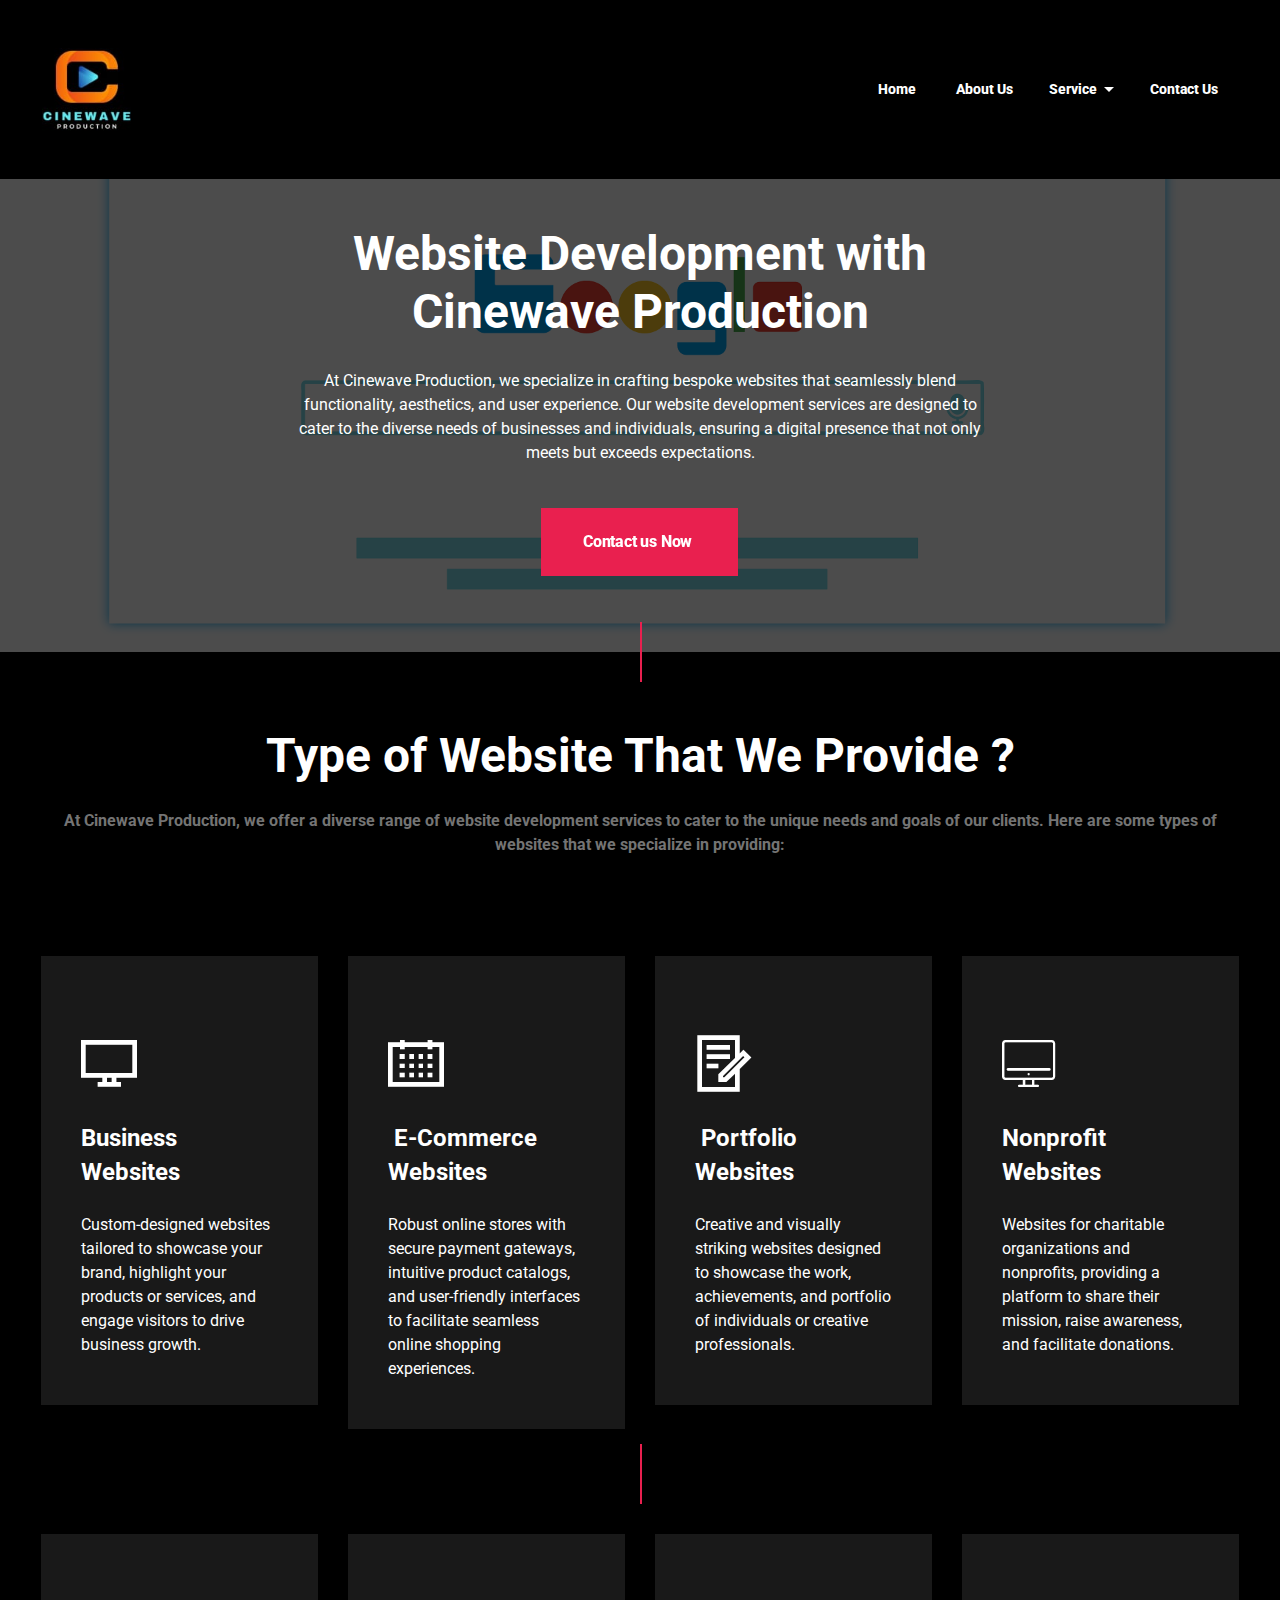
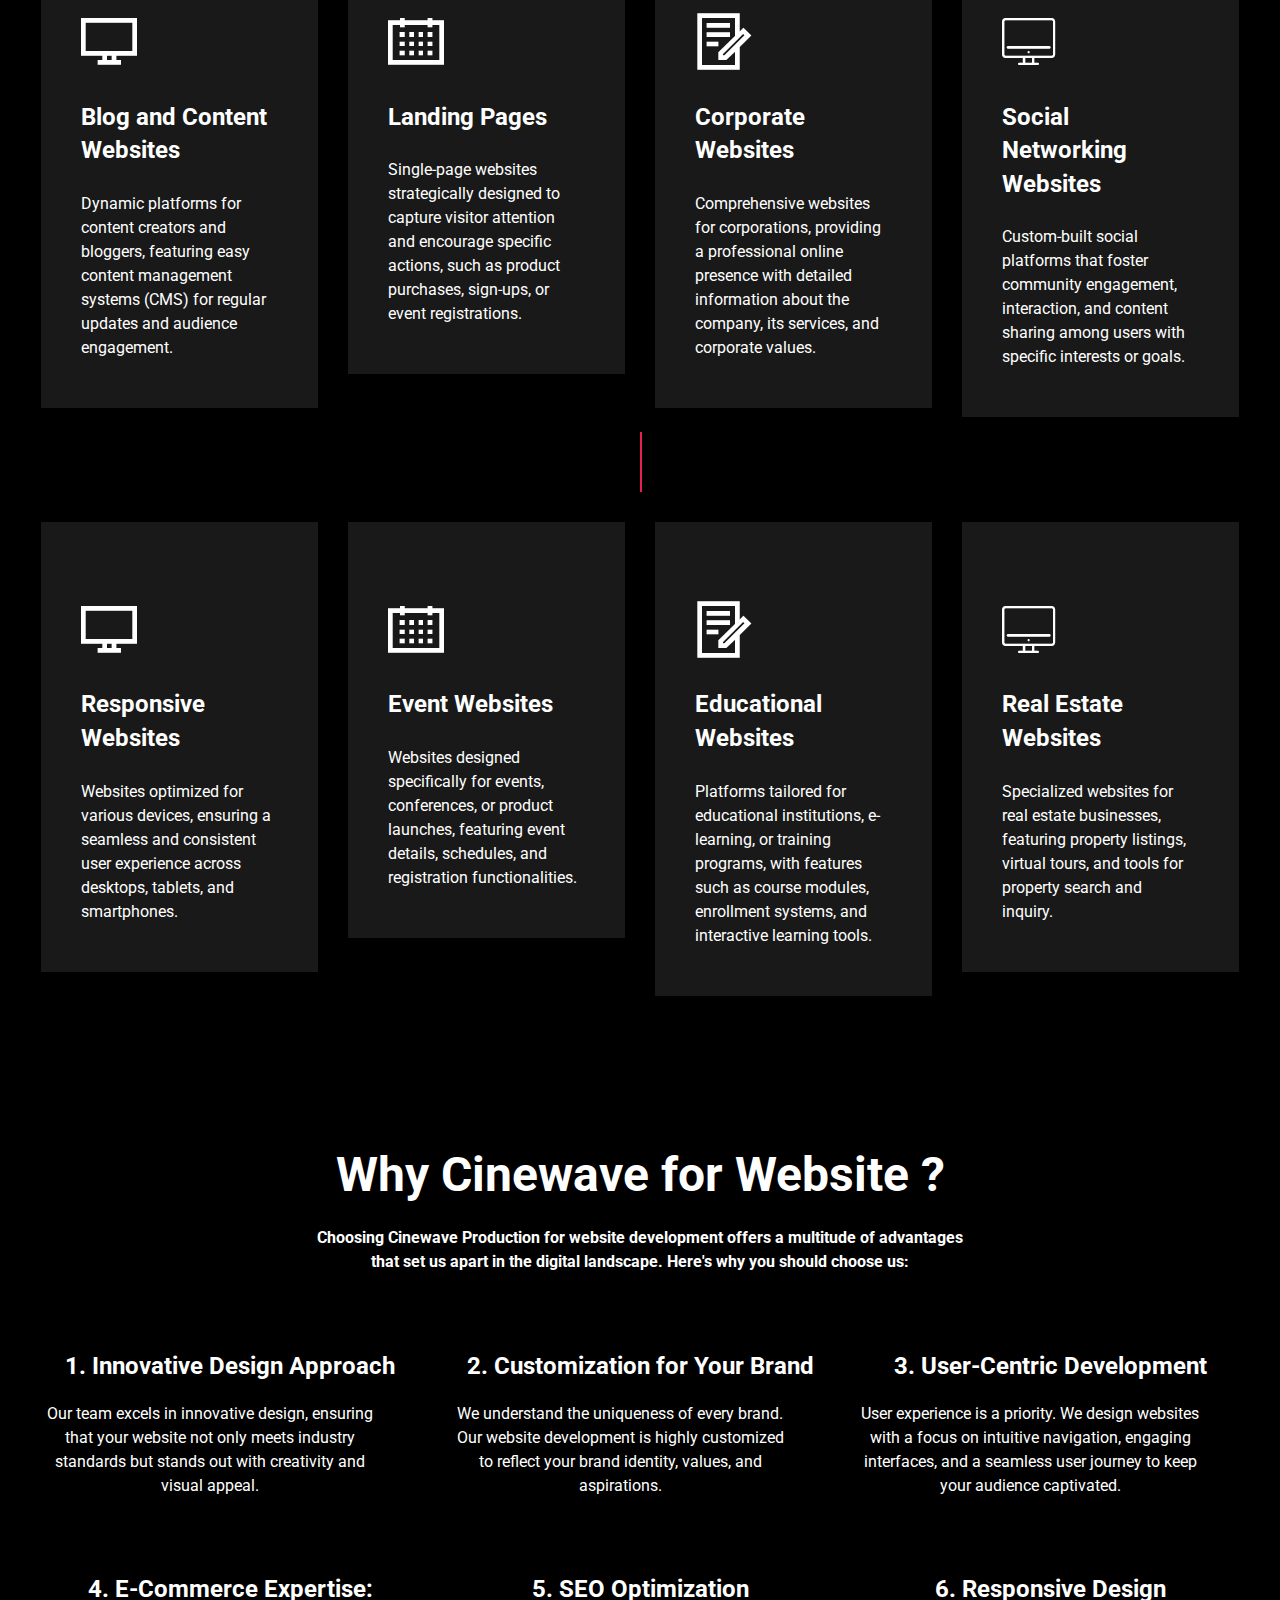
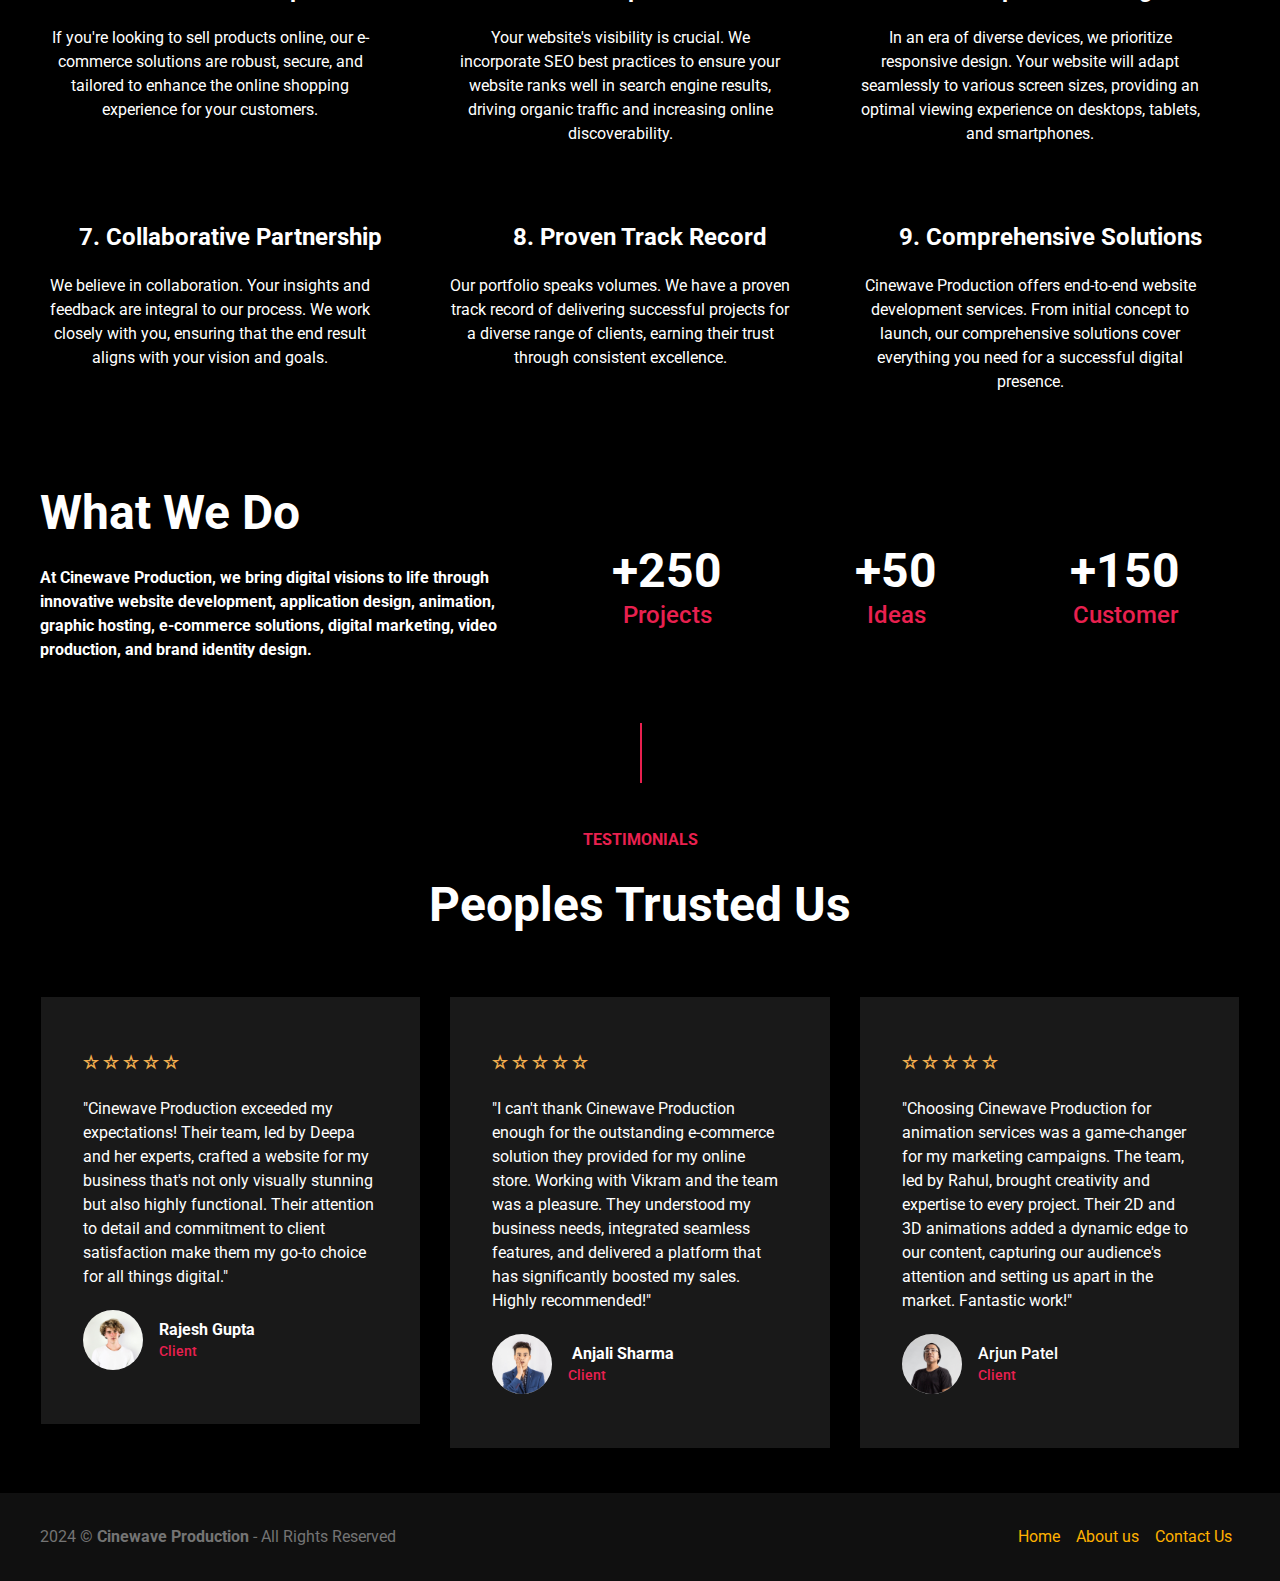
<file: New folder (2)/Website.html>
<!DOCTYPE html>
<html  >
<head>
  
  <meta charset="UTF-8">
  <meta http-equiv="X-UA-Compatible" content="IE=edge">
  
  <meta name="viewport" content="width=device-width, initial-scale=1, minimum-scale=1">
  <link rel="shortcut icon" href="assets/images/whatsapp-image-2023-11-27-at-2.28.18-pm-121x113.jpg" type="image/x-icon">
  <meta name="description" content="">
  
  
  <title>Cinewave Producation - Website&nbsp;</title>
  <link rel="stylesheet" href="assets/web/assets/mobirise-icons2/mobirise2.css">
  <link rel="stylesheet" href="assets/web/assets/mobirise-icons/mobirise-icons.css">
  <link rel="stylesheet" href="assets/tether/tether.min.css">
  <link rel="stylesheet" href="assets/bootstrap/css/bootstrap.min.css">
  <link rel="stylesheet" href="assets/bootstrap/css/bootstrap-grid.min.css">
  <link rel="stylesheet" href="assets/bootstrap/css/bootstrap-reboot.min.css">
  <link rel="stylesheet" href="assets/dropdown/css/style.css">
  <link rel="stylesheet" href="assets/socicon/css/styles.css">
  <link rel="stylesheet" href="assets/theme/css/style.css">
  <link rel="preload" href="https://fonts.googleapis.com/css?family=Roboto:100,100i,300,300i,400,400i,500,500i,700,700i,900,900i&display=swap" as="style" onload="this.onload=null;this.rel='stylesheet'">
  <noscript><link rel="stylesheet" href="https://fonts.googleapis.com/css?family=Roboto:100,100i,300,300i,400,400i,500,500i,700,700i,900,900i&display=swap"></noscript>
  <link rel="preload" as="style" href="assets/mobirise/css/mbr-additional.css"><link rel="stylesheet" href="assets/mobirise/css/mbr-additional.css" type="text/css">

  
  
  
</head>
<body>
  
  <section class="menu menu1 studiom4_menu1 cid-tWV1ycN6nz" once="menu" id="menu1-11">
	
	<nav class="navbar navbar-dropdown navbar-fixed-top navbar-expand-lg">
		<div class="container">
			<div class="navbar-brand">
				<span class="navbar-logo">
					
						<a href="index.html"><img src="assets/images/whatsapp-image-2023-11-27-at-2.28.18-pm-121x113.jpg" alt="" style="height: 5.2rem;"></a>
					
				</span>
				
			</div>
			<button class="navbar-toggler" type="button" data-toggle="collapse" data-target="#navbarSupportedContent" aria-controls="navbarNavAltMarkup" aria-expanded="false" aria-label="Toggle navigation">
				<div class="hamburger">
					<span></span>
					<span></span>
					<span></span>
					<span></span>
				</div>
			</button>
			<div class="collapse navbar-collapse" id="navbarSupportedContent">
				<ul class="navbar-nav nav-dropdown" data-app-modern-menu="true"><li class="nav-item">
						<a class="nav-link link text-white text-primary display-4" href="index.html">
							Home</a>
					</li>
					<li class="nav-item"><a class="nav-link link text-white text-primary display-4" href="Aboutus.html" aria-expanded="false">About Us</a></li>
					<li class="nav-item dropdown open"><a class="nav-link link text-white dropdown-toggle display-4" href="#" data-toggle="dropdown-submenu" aria-expanded="true">Service&nbsp;</a><div class="dropdown-menu"><a class="text-white dropdown-item text-primary display-4" href="Website.html">Website Development</a><a class="text-white dropdown-item text-primary display-4" href="Application.html" aria-expanded="false">Application Development</a><a class="text-white dropdown-item text-primary display-4" href="Graphic.html" aria-expanded="false">Graphic and Animation</a></div></li>

					<li class="nav-item">
						<a class="nav-link link text-white text-primary display-4" href="Contactus.html">Contact Us</a>
					</li></ul>
				
			</div>
		</div>
	</nav>
</section>

<section class="header2 studiom4_header2 cid-tWV1yePaii" id="header2-12">

	
    


	<div class="mbr-overlay" style="opacity: 0.7; background-color: rgb(0, 0, 0);"></div>

	<div class="container align-center">
		<div class="row justify-content-md-center">
			<div class="mbr-white col-md-10 col-lg-7">
				
				<h1 class="mbr-section-title mbr-semibold mbr-fonts-style align-center display-2">Website Development with Cinewave Production</h1>
				<p class="mbr-text mbr-fonts-style display-7">At Cinewave Production, we specialize in crafting bespoke websites that seamlessly blend functionality, aesthetics, and user experience. Our website development services are designed to cater to the diverse needs of businesses and individuals, ensuring a digital presence that not only meets but exceeds expectations.</p>
				<div class="mbr-section-btn align-center"><a class="btn btn-danger display-7" href="#">Contact us Now&nbsp;</a></div>
			</div>
		</div>
	</div>

	
</section>

<section class="features3 studiom4_features3 vertical-line cid-tWV1yjWWQN" id="features3-17">

	
    


	
	<div class="container">
		<div class="row">
			<div class="title col-12 align-center">
				<h2 class="mbr-bold mbr-fonts-style mbr-section-title mbr-white display-2">Type of Website That We Provide ?<br></h2>
				<h3 class="mbr-section-subtitle mbr-semibold mbr-fonts-style display-7">
<div><strong>At Cinewave Production, we offer a diverse range of website development services to cater to the unique needs and goals of our clients. Here are some types of websites that we specialize in providing:</strong><br></div></h3>
			</div>
			<div class="card col-12 col-md-6 col-lg-3">
				<div class="card-inner">
					<div class="card-img">
						<span class="mbr-iconfont mbr-iconfont-1 mobi-mbri-desktop mobi-mbri"></span>
					</div>
					<div class="card-box">
						<h4 class="card-title mbr-bold mbr-fonts-style mbr-white display-5">Business Websites</h4>
						<p class="mbr-text mbr-fonts-style display-7">
							Custom-designed websites tailored to showcase your brand, highlight your products or services, and engage visitors to drive business growth.</p>
						<div class="card-icon">
							
						</div>
					</div>

				</div>
			</div>
			<div class="card col-12 col-md-6 col-lg-3">
				<div class="card-inner">
					<div class="card-img">
						<span class="mbr-iconfont mbr-iconfont-1 mobi-mbri-calendar mobi-mbri"></span>
					</div>
					<div class="card-box">
						<h4 class="card-title mbr-bold mbr-fonts-style mbr-white display-5">&nbsp;E-Commerce Websites</h4>
						<p class="mbr-text mbr-fonts-style display-7">
							Robust online stores with secure payment gateways, intuitive product catalogs, and user-friendly interfaces to facilitate seamless online shopping experiences.</p>
						<div class="card-icon">
							
						</div>
					</div>
				</div>
			</div>
			<div class="card col-12 col-md-6 col-lg-3">
				<div class="card-inner">
					<div class="card-img">
						<span class="mbr-iconfont mbr-iconfont-1 mobi-mbri-contact-form mobi-mbri"></span>
					</div>
					<div class="card-box">
						<h4 class="card-title mbr-bold mbr-fonts-style mbr-white display-5">&nbsp;Portfolio Websites</h4>
						<p class="mbr-text mbr-fonts-style display-7">
							Creative and visually striking websites designed to showcase the work, achievements, and portfolio of individuals or creative professionals.</p>
						<div class="card-icon">
							
						</div>
					</div>
				</div>
			</div>
			<div class="card col-12 col-md-6 col-lg-3">
				<div class="card-inner">
					<div class="card-img">
						<span class="mbri-desktop mbr-iconfont-1 mbr-iconfont"></span>
					</div>
					<div class="card-box">
						<h4 class="card-title mbr-bold mbr-fonts-style mbr-white display-5">Nonprofit Websites</h4>
						<p class="mbr-text mbr-fonts-style display-7">Websites for charitable organizations and nonprofits, providing a platform to share their mission, raise awareness, and facilitate donations.&nbsp;<br></p>
						<div class="card-icon">
							
						</div>
					</div>
				</div>
			</div>
		</div>
	</div>
</section>

<section class="features3 studiom4_features3 vertical-line cid-tWV1ykZkfZ" id="features3-18">

	
    


	
	<div class="container">
		<div class="row">
			<div class="title col-12 align-center">
				
				
			</div>
			<div class="card col-12 col-md-6 col-lg-3">
				<div class="card-inner">
					<div class="card-img">
						<span class="mbr-iconfont mbr-iconfont-1 mobi-mbri-desktop mobi-mbri"></span>
					</div>
					<div class="card-box">
						<h4 class="card-title mbr-bold mbr-fonts-style mbr-white display-5">Blog and Content Websites</h4>
						<p class="mbr-text mbr-fonts-style display-7">
							Dynamic platforms for content creators and bloggers, featuring easy content management systems (CMS) for regular updates and audience engagement.</p>
						<div class="card-icon">
							
						</div>
					</div>

				</div>
			</div>
			<div class="card col-12 col-md-6 col-lg-3">
				<div class="card-inner">
					<div class="card-img">
						<span class="mbr-iconfont mbr-iconfont-1 mobi-mbri-calendar mobi-mbri"></span>
					</div>
					<div class="card-box">
						<h4 class="card-title mbr-bold mbr-fonts-style mbr-white display-5">Landing Pages</h4>
						<p class="mbr-text mbr-fonts-style display-7">
							Single-page websites strategically designed to capture visitor attention and encourage specific actions, such as product purchases, sign-ups, or event registrations.</p>
						<div class="card-icon">
							
						</div>
					</div>
				</div>
			</div>
			<div class="card col-12 col-md-6 col-lg-3">
				<div class="card-inner">
					<div class="card-img">
						<span class="mbr-iconfont mbr-iconfont-1 mobi-mbri-contact-form mobi-mbri"></span>
					</div>
					<div class="card-box">
						<h4 class="card-title mbr-bold mbr-fonts-style mbr-white display-5">Corporate Websites</h4>
						<p class="mbr-text mbr-fonts-style display-7">
							Comprehensive websites for corporations, providing a professional online presence with detailed information about the company, its services, and corporate values.</p>
						<div class="card-icon">
							
						</div>
					</div>
				</div>
			</div>
			<div class="card col-12 col-md-6 col-lg-3">
				<div class="card-inner">
					<div class="card-img">
						<span class="mbri-desktop mbr-iconfont-1 mbr-iconfont"></span>
					</div>
					<div class="card-box">
						<h4 class="card-title mbr-bold mbr-fonts-style mbr-white display-5">Social Networking Websites</h4>
						<p class="mbr-text mbr-fonts-style display-7">Custom-built social platforms that foster community engagement, interaction, and content sharing among users with specific interests or goals.&nbsp;<br></p>
						<div class="card-icon">
							
						</div>
					</div>
				</div>
			</div>
		</div>
	</div>
</section>

<section class="features3 studiom4_features3 vertical-line cid-tWV5Prliup" id="features3-1b">

	
    


	
	<div class="container">
		<div class="row">
			<div class="title col-12 align-center">
				
				
			</div>
			<div class="card col-12 col-md-6 col-lg-3">
				<div class="card-inner">
					<div class="card-img">
						<span class="mbr-iconfont mbr-iconfont-1 mobi-mbri-desktop mobi-mbri"></span>
					</div>
					<div class="card-box">
						<h4 class="card-title mbr-bold mbr-fonts-style mbr-white display-5">Responsive Websites</h4>
						<p class="mbr-text mbr-fonts-style display-7">
							Websites optimized for various devices, ensuring a seamless and consistent user experience across desktops, tablets, and smartphones.</p>
						<div class="card-icon">
							
						</div>
					</div>

				</div>
			</div>
			<div class="card col-12 col-md-6 col-lg-3">
				<div class="card-inner">
					<div class="card-img">
						<span class="mbr-iconfont mbr-iconfont-1 mobi-mbri-calendar mobi-mbri"></span>
					</div>
					<div class="card-box">
						<h4 class="card-title mbr-bold mbr-fonts-style mbr-white display-5">Event Websites</h4>
						<p class="mbr-text mbr-fonts-style display-7">
							Websites designed specifically for events, conferences, or product launches, featuring event details, schedules, and registration functionalities.</p>
						<div class="card-icon">
							
						</div>
					</div>
				</div>
			</div>
			<div class="card col-12 col-md-6 col-lg-3">
				<div class="card-inner">
					<div class="card-img">
						<span class="mbr-iconfont mbr-iconfont-1 mobi-mbri-contact-form mobi-mbri"></span>
					</div>
					<div class="card-box">
						<h4 class="card-title mbr-bold mbr-fonts-style mbr-white display-5">Educational Websites</h4>
						<p class="mbr-text mbr-fonts-style display-7">
							Platforms tailored for educational institutions, e-learning, or training programs, with features such as course modules, enrollment systems, and interactive learning tools.</p>
						<div class="card-icon">
							
						</div>
					</div>
				</div>
			</div>
			<div class="card col-12 col-md-6 col-lg-3">
				<div class="card-inner">
					<div class="card-img">
						<span class="mbri-desktop mbr-iconfont-1 mbr-iconfont"></span>
					</div>
					<div class="card-box">
						<h4 class="card-title mbr-bold mbr-fonts-style mbr-white display-5">Real Estate Websites</h4>
						<p class="mbr-text mbr-fonts-style display-7">Specialized websites for real estate businesses, featuring property listings, virtual tours, and tools for property search and inquiry.&nbsp;<br></p>
						<div class="card-icon">
							
						</div>
					</div>
				</div>
			</div>
		</div>
	</div>
</section>

<section class="mbr-section info3 studiom4_info3 cid-tWV7b9I0YB" id="info3-1c">

    
    


    

    <div class="container">
        <div class="row">
            <div class="col-lg-12 align-center">
                <h2 class="mbr-fonts-style mbr-section-title mbr-bold mbr-black display-2">
                    Why Cinewave for Website ?<br></h2>
                
                <p class="mbr-text mbr-fonts-style display-7"><strong>Choosing Cinewave Production for website development offers a multitude of advantages<br> that set us apart in the digital landscape. Here's why you should choose us:</strong></p>
            </div>
        </div>
    </div>
</section>

<section class="mbr-section article content2 studiom4_content2 cid-tWV7cEafrr" id="content2-1d">

    

    <div class="container">
        <div class="row justify-content-center">
            <div class="card col-sm-12 col-md-6 col-lg-4">
                
                <h3 class="mbr-fonts-style mbr-title mbr-bold display-5">1. Innovative Design Approach</h3>
                <div class="mbr-text mbr-fonts-style display-7">Our team excels in innovative design, ensuring that your website not only meets industry standards but stands out with creativity and visual appeal.</div>
            </div>

            <div class="card col-sm-12 col-md-6 col-lg-4">
                
                <h3 class="mbr-fonts-style mbr-title mbr-bold display-5">2. Customization for Your Brand</h3>
                <div class="mbr-text mbr-fonts-style display-7">We understand the uniqueness of every brand. Our website development is highly customized to reflect your brand identity, values, and aspirations.</div>
            </div>

            <div class="card col-sm-12 col-md-6 col-lg-4">
                
                <h3 class="mbr-fonts-style mbr-title mbr-bold display-5">3. User-Centric Development</h3>
                <div class="mbr-text mbr-fonts-style display-7">User experience is a priority. We design websites with a focus on intuitive navigation, engaging interfaces, and a seamless user journey to keep your audience captivated.</div>
            </div>
        </div>
    </div>
</section>

<section class="mbr-section article content2 studiom4_content2 cid-tWV7DfZGYT" id="content2-1e">

    

    <div class="container">
        <div class="row justify-content-center">
            <div class="card col-sm-12 col-md-6 col-lg-4">
                
                <h3 class="mbr-fonts-style mbr-title mbr-bold display-5">4. E-Commerce Expertise:</h3>
                <div class="mbr-text mbr-fonts-style display-7">If you're looking to sell products online, our e-commerce solutions are robust, secure, and tailored to enhance the online shopping experience for your customers.</div>
            </div>

            <div class="card col-sm-12 col-md-6 col-lg-4">
                
                <h3 class="mbr-fonts-style mbr-title mbr-bold display-5">5. SEO Optimization</h3>
                <div class="mbr-text mbr-fonts-style display-7">Your website's visibility is crucial. We incorporate SEO best practices to ensure your website ranks well in search engine results, driving organic traffic and increasing online discoverability.</div>
            </div>

            <div class="card col-sm-12 col-md-6 col-lg-4">
                
                <h3 class="mbr-fonts-style mbr-title mbr-bold display-5">6. Responsive Design</h3>
                <div class="mbr-text mbr-fonts-style display-7">In an era of diverse devices, we prioritize responsive design. Your website will adapt seamlessly to various screen sizes, providing an optimal viewing experience on desktops, tablets, and smartphones.</div>
            </div>
        </div>
    </div>
</section>

<section class="mbr-section article content2 studiom4_content2 cid-tWV7SDuPEf" id="content2-1f">

    

    <div class="container">
        <div class="row justify-content-center">
            <div class="card col-sm-12 col-md-6 col-lg-4">
                
                <h3 class="mbr-fonts-style mbr-title mbr-bold display-5">7. Collaborative Partnership</h3>
                <div class="mbr-text mbr-fonts-style display-7">We believe in collaboration. Your insights and feedback are integral to our process. We work closely with you, ensuring that the end result aligns with your vision and goals.</div>
            </div>

            <div class="card col-sm-12 col-md-6 col-lg-4">
                
                <h3 class="mbr-fonts-style mbr-title mbr-bold display-5">8. Proven Track Record</h3>
                <div class="mbr-text mbr-fonts-style display-7">Our portfolio speaks volumes. We have a proven track record of delivering successful projects for a diverse range of clients, earning their trust through consistent excellence.</div>
            </div>

            <div class="card col-sm-12 col-md-6 col-lg-4">
                
                <h3 class="mbr-fonts-style mbr-title mbr-bold display-5">9. Comprehensive Solutions</h3>
                <div class="mbr-text mbr-fonts-style display-7">Cinewave Production offers end-to-end website development services. From initial concept to launch, our comprehensive solutions cover everything you need for a successful digital presence.</div>
            </div>
        </div>
    </div>
</section>

<section class="counters1 counters cid-tWV1yj5gee" roup="Counters" id="counters1-16">

    
    
    <div class="container">
        <div class="row">
            <div class="col-md-12 col-lg-5 col-12 m-auto text-block">
              <h1 class="mbr-section-title mbr-regular pb-3 mbr-fonts-style mbr-black display-2">What We Do</h1>
              
              <p class="mbr-text mbr-light mbr-fonts-style display-7"><strong>
                At Cinewave Production, we bring digital visions to life through innovative website development, application design, animation, graphic hosting, e-commerce solutions, digital marketing, video production, and brand identity design.</strong><br>
              </p>
            </div>
            <div class="col-lg-7 col-md-12 col-12 align-center img-box">
              <div class="row justify-content-center">
                <div class="card align-center col-12 col-md-4 col-lg-4">
                    <div class="panel-item">
                      
                      <div class="card-text">
                        <h3 class="count mbr-regular mbr-fonts-style mbr-black display-2"><br>+250</h3>
                        <h4 class="mbr-content-title count-title mbr-fonts-style display-5">
                            Projects 
                        </h4>
                      </div>
                    </div>
                </div>
                <div class="card align-center col-12 col-md-4 col-lg-4">
                    <div class="panel-item">
                      
                      <div class="card-text">
                        <h3 class="count mbr-regular mbr-fonts-style mbr-black display-2">
                            <br>+50</h3>
                        <h4 class="mbr-content-title count-title mbr-fonts-style display-5">
                            Ideas
                        </h4>
                      </div>
                    </div>
                </div>
                <div class="card align-center col-12 col-md-4 col-lg-4">
                  <div class="panel-item">
                    
                    <div class="card-text">
                      <h3 class="count mbr-regular mbr-fonts-style mbr-black display-2">
                        <br>+150</h3>
                      <h4 class="mbr-content-title count-title mbr-fonts-style display-5">
                        Customer</h4>
                    </div>
                  </div>
                </div>
              </div>
            </div>
        </div>
    </div>
</section>

<section class="features1 vertical-line cid-tWV1ym2LhN" id="testimonials2-19">

    

    
    <div class="container">
        <div class="row">
            <div class="title col-12 align-center">
              <h3 class="mbr-section-subtitle mbr-bold mbr-fonts-style display-7">TESTIMONIALS</h3>
              <h2 class="mbr-bold mbr-fonts-style mbr-section-title mbr-white display-2">
                Peoples Trusted Us</h2>
            </div>  
            <div class="card col-12 col-md-6 col-lg-4">
              <div class="card-inner">
                <div class="card-img align-left">
                  <span class="mbr-iconfont mbr-iconfont-1 mobi-mbri mobi-mbri-star"></span>
                  <span class="mbr-iconfont mbr-iconfont-1 mobi-mbri mobi-mbri-star"></span>
                  <span class="mbr-iconfont mbr-iconfont-1 mobi-mbri mobi-mbri-star"></span>
                  <span class="mbr-iconfont mbr-iconfont-1 mobi-mbri mobi-mbri-star"></span>
                  <span class="mbr-iconfont mbr-iconfont-1 mobi-mbri mobi-mbri-star"></span>
                  
                </div>
                <div class="card-box">
                  
                  <p class="mbr-text align-left mbr-fonts-style display-7">
                      "Cinewave Production exceeded my expectations! Their team, led by Deepa and her experts, crafted a website for my business that's not only visually stunning but also highly functional. Their attention to detail and commitment to client satisfaction make them my go-to choice for all things digital."</p>
                  <div class="card-people">
                    <div class="user_image">
                      <img src="assets/images/team1.jpg">
                    </div>
                    <div class="wrapper-name">
                      <div class="mbr-author-name mbr-semibold mbr-fonts-style mbr-white display-7"><strong>Rajesh Gupta</strong></div>
                      <div class="mbr-author-desc mbr-fonts-style display-4">Client</div>
                    </div>
                  </div>
                </div>
                
              </div>
            </div>
            <div class="card col-12 col-md-6 col-lg-4">
              <div class="card-inner">
                <div class="card-img align-left">
                  <span class="mbr-iconfont mbr-iconfont-1 mobi-mbri mobi-mbri-star"></span>
                  <span class="mbr-iconfont mbr-iconfont-1 mobi-mbri mobi-mbri-star"></span>
                  <span class="mbr-iconfont mbr-iconfont-1 mobi-mbri mobi-mbri-star"></span>
                  <span class="mbr-iconfont mbr-iconfont-1 mobi-mbri mobi-mbri-star"></span>
                  <span class="mbr-iconfont mbr-iconfont-1 mobi-mbri mobi-mbri-star"></span>
                  
                </div>
                <div class="card-box">
                    
                    <p class="mbr-text align-left mbr-fonts-style display-7">
                        "I can't thank Cinewave Production enough for the outstanding e-commerce solution they provided for my online store. Working with Vikram and the team was a pleasure. They understood my business needs, integrated seamless features, and delivered a platform that has significantly boosted my sales. Highly recommended!"</p>
                    <div class="card-people">
                      <div class="user_image">
                        <img src="assets/images/team2.jpg">
                      </div>
                      <div class="wrapper-name">
                        <div class="mbr-author-name mbr-semibold mbr-fonts-style mbr-white display-7"><strong>&nbsp;Anjali Sharma</strong></div>
                        <div class="mbr-author-desc mbr-fonts-style display-4">Client</div>
                      </div>
                    </div>
                </div>
              </div>
            </div>
            <div class="card col-12 col-md-6 col-lg-4">
              <div class="card-inner">
                <div class="card-img align-left">
                  <span class="mbr-iconfont mbr-iconfont-1 mobi-mbri mobi-mbri-star"></span>
                  <span class="mbr-iconfont mbr-iconfont-1 mobi-mbri mobi-mbri-star"></span>
                  <span class="mbr-iconfont mbr-iconfont-1 mobi-mbri mobi-mbri-star"></span>
                  <span class="mbr-iconfont mbr-iconfont-1 mobi-mbri mobi-mbri-star"></span>
                  <span class="mbr-iconfont mbr-iconfont-1 mobi-mbri mobi-mbri-star"></span>
                  
                </div>
                <div class="card-box">
                    
                    <p class="mbr-text align-left mbr-fonts-style display-7">
                        "Choosing Cinewave Production for animation services was a game-changer for my marketing campaigns. The team, led by Rahul, brought creativity and expertise to every project. Their 2D and 3D animations added a dynamic edge to our content, capturing our audience's attention and setting us apart in the market. Fantastic work!"</p>
                    <div class="card-people">
                      <div class="user_image">
                        <img src="assets/images/team4.jpg">
                      </div>
                      <div class="wrapper-name">
                        <div class="mbr-author-name mbr-semibold mbr-fonts-style mbr-white display-7">Arjun Patel</div>
                        <div class="mbr-author-desc mbr-fonts-style display-4">Client</div>
                      </div>
                    </div>
                </div>
              </div>
            </div>
            
        </div>
    </div>
</section>

<section class="footer1 studiom4_footer1 cid-tWV1ynstww" once="footers" id="footer1-1a">

	

	

	<div class="container">
		<div class="row">
			<div class="media-container-row mbr-white col-lg-12">
				<div class="row-copirayt col-sm-12 col-md-12 col-lg-6">
					<p class="mbr-text mb-0 mbr-fonts-style mbr-white align-left display-7">
						2024 © <strong>Cinewave&nbsp;Production&nbsp;</strong>- All Rights Reserved
					</p>
				</div>
				<div class="row-links col-md-12 col-lg-6">
					<ul class="foot-menu">
						
						
						
						
						
					<li class="foot-menu-item mbr-fonts-style display-7"><a href="index.html" class="text-primary">Home</a></li><li class="foot-menu-item mbr-fonts-style display-7"><a href="Aboutus.html" class="text-primary">About us</a></li><li class="foot-menu-item mbr-fonts-style display-7"><a href="Contactus.html" class="text-primary">Contact Us</a><br></li></ul>
				</div>
			</div>
		</div>
	</div>
</section>


<script src="assets/web/assets/jquery/jquery.min.js"></script>
  <script src="assets/popper/popper.min.js"></script>
  <script src="assets/tether/tether.min.js"></script>
  <script src="assets/bootstrap/js/bootstrap.min.js"></script>
  <script src="assets/smoothscroll/smooth-scroll.js"></script>
  <script src="assets/dropdown/js/nav-dropdown.js"></script>
  <script src="assets/dropdown/js/navbar-dropdown.js"></script>
  <script src="assets/touchswipe/jquery.touch-swipe.min.js"></script>
  <script src="assets/viewportchecker/jquery.viewportchecker.js"></script>
  <script src="assets/theme/js/script.js"></script>
  
  
  
</body>
</html>
</file>
<file: New folder (2)/assets/web/assets/mobirise-icons2/mobirise2.css>
@font-face {
  font-family: 'Moririse2';
  font-display: swap;
  src:  url('mobirise2.eot?f2bix4');
  src:  url('mobirise2.eot?f2bix4#iefix') format('embedded-opentype'),
    url('mobirise2.ttf?f2bix4') format('truetype'),
    url('mobirise2.woff?f2bix4') format('woff'),
    url('mobirise2.svg?f2bix4#mobirise2') format('svg');
  font-weight: normal;
  font-style: normal;
}

[class^="mobi-"], [class*=" mobi-"] {
  /* use !important to prevent issues with browser extensions that change fonts */
  font-family: 'Moririse2' !important;
  speak: none;
  font-style: normal;
  font-weight: normal;
  font-variant: normal;
  text-transform: none;
  line-height: 1;

  /* Better Font Rendering =========== */
  -webkit-font-smoothing: antialiased;
  -moz-osx-font-smoothing: grayscale;
}

.mobi-mbri-add-submenu:before {
  content: "\e900";
}
.mobi-mbri-alert:before {
  content: "\e901";
}
.mobi-mbri-align-center:before {
  content: "\e902";
}
.mobi-mbri-align-justify:before {
  content: "\e903";
}
.mobi-mbri-align-left:before {
  content: "\e904";
}
.mobi-mbri-align-right:before {
  content: "\e905";
}
.mobi-mbri-android:before {
  content: "\e906";
}
.mobi-mbri-apple:before {
  content: "\e907";
}
.mobi-mbri-arrow-down:before {
  content: "\e908";
}
.mobi-mbri-arrow-next:before {
  content: "\e909";
}
.mobi-mbri-arrow-prev:before {
  content: "\e90a";
}
.mobi-mbri-arrow-up:before {
  content: "\e90b";
}
.mobi-mbri-bold:before {
  content: "\e90c";
}
.mobi-mbri-bookmark:before {
  content: "\e90d";
}
.mobi-mbri-bootstrap:before {
  content: "\e90e";
}
.mobi-mbri-briefcase:before {
  content: "\e90f";
}
.mobi-mbri-browse:before {
  content: "\e910";
}
.mobi-mbri-bulleted-list:before {
  content: "\e911";
}
.mobi-mbri-calendar:before {
  content: "\e912";
}
.mobi-mbri-camera:before {
  content: "\e913";
}
.mobi-mbri-cart-add:before {
  content: "\e914";
}
.mobi-mbri-cart-full:before {
  content: "\e915";
}
.mobi-mbri-cash:before {
  content: "\e916";
}
.mobi-mbri-change-style:before {
  content: "\e917";
}
.mobi-mbri-chat:before {
  content: "\e918";
}
.mobi-mbri-clock:before {
  content: "\e919";
}
.mobi-mbri-close:before {
  content: "\e91a";
}
.mobi-mbri-cloud:before {
  content: "\e91b";
}
.mobi-mbri-code:before {
  content: "\e91c";
}
.mobi-mbri-contact-form:before {
  content: "\e91d";
}
.mobi-mbri-credit-card:before {
  content: "\e91e";
}
.mobi-mbri-cursor-click:before {
  content: "\e91f";
}
.mobi-mbri-cust-feedback:before {
  content: "\e920";
}
.mobi-mbri-database:before {
  content: "\e921";
}
.mobi-mbri-delivery:before {
  content: "\e922";
}
.mobi-mbri-desktop:before {
  content: "\e923";
}
.mobi-mbri-devices:before {
  content: "\e924";
}
.mobi-mbri-down:before {
  content: "\e925";
}
.mobi-mbri-download-2:before {
  content: "\e926";
}
.mobi-mbri-download:before {
  content: "\e927";
}
.mobi-mbri-drag-n-drop-2:before {
  content: "\e928";
}
.mobi-mbri-drag-n-drop:before {
  content: "\e929";
}
.mobi-mbri-edit-2:before {
  content: "\e92a";
}
.mobi-mbri-edit:before {
  content: "\e92b";
}
.mobi-mbri-error:before {
  content: "\e92c";
}
.mobi-mbri-extension:before {
  content: "\e92d";
}
.mobi-mbri-features:before {
  content: "\e92e";
}
.mobi-mbri-file:before {
  content: "\e92f";
}
.mobi-mbri-flag:before {
  content: "\e930";
}
.mobi-mbri-folder:before {
  content: "\e931";
}
.mobi-mbri-gift:before {
  content: "\e932";
}
.mobi-mbri-github:before {
  content: "\e933";
}
.mobi-mbri-globe-2:before {
  content: "\e934";
}
.mobi-mbri-globe:before {
  content: "\e935";
}
.mobi-mbri-growing-chart:before {
  content: "\e936";
}
.mobi-mbri-hearth:before {
  content: "\e937";
}
.mobi-mbri-help:before {
  content: "\e938";
}
.mobi-mbri-home:before {
  content: "\e939";
}
.mobi-mbri-hot-cup:before {
  content: "\e93a";
}
.mobi-mbri-idea:before {
  content: "\e93b";
}
.mobi-mbri-image-gallery:before {
  content: "\e93c";
}
.mobi-mbri-image-slider:before {
  content: "\e93d";
}
.mobi-mbri-info:before {
  content: "\e93e";
}
.mobi-mbri-italic:before {
  content: "\e93f";
}
.mobi-mbri-key:before {
  content: "\e940";
}
.mobi-mbri-laptop:before {
  content: "\e941";
}
.mobi-mbri-layers:before {
  content: "\e942";
}
.mobi-mbri-left-right:before {
  content: "\e943";
}
.mobi-mbri-left:before {
  content: "\e944";
}
.mobi-mbri-letter:before {
  content: "\e945";
}
.mobi-mbri-like:before {
  content: "\e946";
}
.mobi-mbri-link:before {
  content: "\e947";
}
.mobi-mbri-lock:before {
  content: "\e948";
}
.mobi-mbri-login:before {
  content: "\e949";
}
.mobi-mbri-logout:before {
  content: "\e94a";
}
.mobi-mbri-magic-stick:before {
  content: "\e94b";
}
.mobi-mbri-map-pin:before {
  content: "\e94c";
}
.mobi-mbri-menu:before {
  content: "\e94d";
}
.mobi-mbri-mobile-2:before {
  content: "\e94e";
}
.mobi-mbri-mobile-horizontal:before {
  content: "\e94f";
}
.mobi-mbri-mobile:before {
  content: "\e950";
}
.mobi-mbri-mobirise:before {
  content: "\e951";
}
.mobi-mbri-more-horizontal:before {
  content: "\e952";
}
.mobi-mbri-more-vertical:before {
  content: "\e953";
}
.mobi-mbri-music:before {
  content: "\e954";
}
.mobi-mbri-new-file:before {
  content: "\e955";
}
.mobi-mbri-numbered-list:before {
  content: "\e956";
}
.mobi-mbri-opened-folder:before {
  content: "\e957";
}
.mobi-mbri-pages:before {
  content: "\e958";
}
.mobi-mbri-paper-plane:before {
  content: "\e959";
}
.mobi-mbri-paperclip:before {
  content: "\e95a";
}
.mobi-mbri-phone:before {
  content: "\e95b";
}
.mobi-mbri-photo:before {
  content: "\e95c";
}
.mobi-mbri-photos:before {
  content: "\e95d";
}
.mobi-mbri-pin:before {
  content: "\e95e";
}
.mobi-mbri-play:before {
  content: "\e95f";
}
.mobi-mbri-plus:before {
  content: "\e960";
}
.mobi-mbri-preview:before {
  content: "\e961";
}
.mobi-mbri-print:before {
  content: "\e962";
}
.mobi-mbri-protect:before {
  content: "\e963";
}
.mobi-mbri-question:before {
  content: "\e964";
}
.mobi-mbri-quote-left:before {
  content: "\e965";
}
.mobi-mbri-quote-right:before {
  content: "\e966";
}
.mobi-mbri-redo:before {
  content: "\e967";
}
.mobi-mbri-refresh:before {
  content: "\e968";
}
.mobi-mbri-responsive-2:before {
  content: "\e969";
}
.mobi-mbri-responsive:before {
  content: "\e96a";
}
.mobi-mbri-right:before {
  content: "\e96b";
}
.mobi-mbri-rocket:before {
  content: "\e96c";
}
.mobi-mbri-sad-face:before {
  content: "\e96d";
}
.mobi-mbri-sale:before {
  content: "\e96e";
}
.mobi-mbri-save:before {
  content: "\e96f";
}
.mobi-mbri-search:before {
  content: "\e970";
}
.mobi-mbri-setting-2:before {
  content: "\e971";
}
.mobi-mbri-setting-3:before {
  content: "\e972";
}
.mobi-mbri-setting:before {
  content: "\e973";
}
.mobi-mbri-share:before {
  content: "\e974";
}
.mobi-mbri-shopping-bag:before {
  content: "\e975";
}
.mobi-mbri-shopping-basket:before {
  content: "\e976";
}
.mobi-mbri-shopping-cart:before {
  content: "\e977";
}
.mobi-mbri-sites:before {
  content: "\e978";
}
.mobi-mbri-smile-face:before {
  content: "\e979";
}
.mobi-mbri-speed:before {
  content: "\e97a";
}
.mobi-mbri-star:before {
  content: "\e97b";
}
.mobi-mbri-success:before {
  content: "\e97c";
}
.mobi-mbri-sun:before {
  content: "\e97d";
}
.mobi-mbri-sun2:before {
  content: "\e97e";
}
.mobi-mbri-tablet-vertical:before {
  content: "\e97f";
}
.mobi-mbri-tablet:before {
  content: "\e980";
}
.mobi-mbri-target:before {
  content: "\e981";
}
.mobi-mbri-timer:before {
  content: "\e982";
}
.mobi-mbri-to-ftp:before {
  content: "\e983";
}
.mobi-mbri-to-local-drive:before {
  content: "\e984";
}
.mobi-mbri-touch-swipe:before {
  content: "\e985";
}
.mobi-mbri-touch:before {
  content: "\e986";
}
.mobi-mbri-trash:before {
  content: "\e987";
}
.mobi-mbri-underline:before {
  content: "\e988";
}
.mobi-mbri-undo:before {
  content: "\e989";
}
.mobi-mbri-unlink:before {
  content: "\e98a";
}
.mobi-mbri-unlock:before {
  content: "\e98b";
}
.mobi-mbri-up-down:before {
  content: "\e98c";
}
.mobi-mbri-up:before {
  content: "\e98d";
}
.mobi-mbri-update:before {
  content: "\e98e";
}
.mobi-mbri-upload-2:before {
  content: "\e98f";
}
.mobi-mbri-upload:before {
  content: "\e990";
}
.mobi-mbri-user-2:before {
  content: "\e991";
}
.mobi-mbri-user:before {
  content: "\e992";
}
.mobi-mbri-users:before {
  content: "\e993";
}
.mobi-mbri-video-play:before {
  content: "\e994";
}
.mobi-mbri-video:before {
  content: "\e995";
}
.mobi-mbri-watch:before {
  content: "\e996";
}
.mobi-mbri-website-theme-2:before {
  content: "\e997";
}
.mobi-mbri-website-theme:before {
  content: "\e998";
}
.mobi-mbri-wifi:before {
  content: "\e999";
}
.mobi-mbri-windows:before {
  content: "\e99a";
}
.mobi-mbri-zoom-in:before {
  content: "\e99b";
}
.mobi-mbri-zoom-out:before {
  content: "\e99c";
}
</file>
<file: New folder (2)/assets/web/assets/mobirise-icons/mobirise-icons.css>
@font-face {
  font-family: 'MobiriseIcons';
  src:  url('mobirise-icons.eot?spat4u');
  src:  url('mobirise-icons.eot?spat4u#iefix') format('embedded-opentype'),
    url('mobirise-icons.ttf?spat4u') format('truetype'),
    url('mobirise-icons.woff?spat4u') format('woff'),
    url('mobirise-icons.svg?spat4u#MobiriseIcons') format('svg');
  font-weight: normal;
  font-style: normal;
  font-display: swap;
}

[class^="mbri-"], [class*=" mbri-"] {
  /* use !important to prevent issues with browser extensions that change fonts */
  font-family: MobiriseIcons !important;
  speak: none;
  font-style: normal;
  font-weight: normal;
  font-variant: normal;
  text-transform: none;
  line-height: 1;

  /* Better Font Rendering =========== */
  -webkit-font-smoothing: antialiased;
  -moz-osx-font-smoothing: grayscale;
}

.mbri-add-submenu:before {
  content: "\e900";
}
.mbri-alert:before {
  content: "\e901";
}
.mbri-align-center:before {
  content: "\e902";
}
.mbri-align-justify:before {
  content: "\e903";
}
.mbri-align-left:before {
  content: "\e904";
}
.mbri-align-right:before {
  content: "\e905";
}
.mbri-android:before {
  content: "\e906";
}
.mbri-apple:before {
  content: "\e907";
}
.mbri-arrow-down:before {
  content: "\e908";
}
.mbri-arrow-next:before {
  content: "\e909";
}
.mbri-arrow-prev:before {
  content: "\e90a";
}
.mbri-arrow-up:before {
  content: "\e90b";
}
.mbri-bold:before {
  content: "\e90c";
}
.mbri-bookmark:before {
  content: "\e90d";
}
.mbri-bootstrap:before {
  content: "\e90e";
}
.mbri-briefcase:before {
  content: "\e90f";
}
.mbri-browse:before {
  content: "\e910";
}
.mbri-bulleted-list:before {
  content: "\e911";
}
.mbri-calendar:before {
  content: "\e912";
}
.mbri-camera:before {
  content: "\e913";
}
.mbri-cart-add:before {
  content: "\e914";
}
.mbri-cart-full:before {
  content: "\e915";
}
.mbri-cash:before {
  content: "\e916";
}
.mbri-change-style:before {
  content: "\e917";
}
.mbri-chat:before {
  content: "\e918";
}
.mbri-clock:before {
  content: "\e919";
}
.mbri-close:before {
  content: "\e91a";
}
.mbri-cloud:before {
  content: "\e91b";
}
.mbri-code:before {
  content: "\e91c";
}
.mbri-contact-form:before {
  content: "\e91d";
}
.mbri-credit-card:before {
  content: "\e91e";
}
.mbri-cursor-click:before {
  content: "\e91f";
}
.mbri-cust-feedback:before {
  content: "\e920";
}
.mbri-database:before {
  content: "\e921";
}
.mbri-delivery:before {
  content: "\e922";
}
.mbri-desktop:before {
  content: "\e923";
}
.mbri-devices:before {
  content: "\e924";
}
.mbri-down:before {
  content: "\e925";
}
.mbri-download:before {
  content: "\e989";
}
.mbri-drag-n-drop:before {
  content: "\e927";
}
.mbri-drag-n-drop2:before {
  content: "\e928";
}
.mbri-edit:before {
  content: "\e929";
}
.mbri-edit2:before {
  content: "\e92a";
}
.mbri-error:before {
  content: "\e92b";
}
.mbri-extension:before {
  content: "\e92c";
}
.mbri-features:before {
  content: "\e92d";
}
.mbri-file:before {
  content: "\e92e";
}
.mbri-flag:before {
  content: "\e92f";
}
.mbri-folder:before {
  content: "\e930";
}
.mbri-gift:before {
  content: "\e931";
}
.mbri-github:before {
  content: "\e932";
}
.mbri-globe:before {
  content: "\e933";
}
.mbri-globe-2:before {
  content: "\e934";
}
.mbri-growing-chart:before {
  content: "\e935";
}
.mbri-hearth:before {
  content: "\e936";
}
.mbri-help:before {
  content: "\e937";
}
.mbri-home:before {
  content: "\e938";
}
.mbri-hot-cup:before {
  content: "\e939";
}
.mbri-idea:before {
  content: "\e93a";
}
.mbri-image-gallery:before {
  content: "\e93b";
}
.mbri-image-slider:before {
  content: "\e93c";
}
.mbri-info:before {
  content: "\e93d";
}
.mbri-italic:before {
  content: "\e93e";
}
.mbri-key:before {
  content: "\e93f";
}
.mbri-laptop:before {
  content: "\e940";
}
.mbri-layers:before {
  content: "\e941";
}
.mbri-left-right:before {
  content: "\e942";
}
.mbri-left:before {
  content: "\e943";
}
.mbri-letter:before {
  content: "\e944";
}
.mbri-like:before {
  content: "\e945";
}
.mbri-link:before {
  content: "\e946";
}
.mbri-lock:before {
  content: "\e947";
}
.mbri-login:before {
  content: "\e948";
}
.mbri-logout:before {
  content: "\e949";
}
.mbri-magic-stick:before {
  content: "\e94a";
}
.mbri-map-pin:before {
  content: "\e94b";
}
.mbri-menu:before {
  content: "\e94c";
}
.mbri-mobile:before {
  content: "\e94d";
}
.mbri-mobile2:before {
  content: "\e94e";
}
.mbri-mobirise:before {
  content: "\e94f";
}
.mbri-more-horizontal:before {
  content: "\e950";
}
.mbri-more-vertical:before {
  content: "\e951";
}
.mbri-music:before {
  content: "\e952";
}
.mbri-new-file:before {
  content: "\e953";
}
.mbri-numbered-list:before {
  content: "\e954";
}
.mbri-opened-folder:before {
  content: "\e955";
}
.mbri-pages:before {
  content: "\e956";
}
.mbri-paper-plane:before {
  content: "\e957";
}
.mbri-paperclip:before {
  content: "\e958";
}
.mbri-photo:before {
  content: "\e959";
}
.mbri-photos:before {
  content: "\e95a";
}
.mbri-pin:before {
  content: "\e95b";
}
.mbri-play:before {
  content: "\e95c";
}
.mbri-plus:before {
  content: "\e95d";
}
.mbri-preview:before {
  content: "\e95e";
}
.mbri-print:before {
  content: "\e95f";
}
.mbri-protect:before {
  content: "\e960";
}
.mbri-question:before {
  content: "\e961";
}
.mbri-quote-left:before {
  content: "\e962";
}
.mbri-quote-right:before {
  content: "\e963";
}
.mbri-refresh:before {
  content: "\e964";
}
.mbri-responsive:before {
  content: "\e965";
}
.mbri-right:before {
  content: "\e966";
}
.mbri-rocket:before {
  content: "\e967";
}
.mbri-sad-face:before {
  content: "\e968";
}
.mbri-sale:before {
  content: "\e969";
}
.mbri-save:before {
  content: "\e96a";
}
.mbri-search:before {
  content: "\e96b";
}
.mbri-setting:before {
  content: "\e96c";
}
.mbri-setting2:before {
  content: "\e96d";
}
.mbri-setting3:before {
  content: "\e96e";
}
.mbri-share:before {
  content: "\e96f";
}
.mbri-shopping-bag:before {
  content: "\e970";
}
.mbri-shopping-basket:before {
  content: "\e971";
}
.mbri-shopping-cart:before {
  content: "\e972";
}
.mbri-sites:before {
  content: "\e973";
}
.mbri-smile-face:before {
  content: "\e974";
}
.mbri-speed:before {
  content: "\e975";
}
.mbri-star:before {
  content: "\e976";
}
.mbri-success:before {
  content: "\e977";
}
.mbri-sun:before {
  content: "\e978";
}
.mbri-sun2:before {
  content: "\e979";
}
.mbri-tablet:before {
  content: "\e97a";
}
.mbri-tablet-vertical:before {
  content: "\e97b";
}
.mbri-target:before {
  content: "\e97c";
}
.mbri-timer:before {
  content: "\e97d";
}
.mbri-to-ftp:before {
  content: "\e97e";
}
.mbri-to-local-drive:before {
  content: "\e97f";
}
.mbri-touch-swipe:before {
  content: "\e980";
}
.mbri-touch:before {
  content: "\e981";
}
.mbri-trash:before {
  content: "\e982";
}
.mbri-underline:before {
  content: "\e983";
}
.mbri-unlink:before {
  content: "\e984";
}
.mbri-unlock:before {
  content: "\e985";
}
.mbri-up-down:before {
  content: "\e986";
}
.mbri-up:before {
  content: "\e987";
}
.mbri-update:before {
  content: "\e988";
}
.mbri-upload:before {
 content: "\e926"; 
}
.mbri-user:before {
  content: "\e98a";
}
.mbri-user2:before {
  content: "\e98b";
}
.mbri-users:before {
  content: "\e98c";
}
.mbri-video:before {
  content: "\e98d";
}
.mbri-video-play:before {
  content: "\e98e";
}
.mbri-watch:before {
  content: "\e98f";
}
.mbri-website-theme:before {
  content: "\e990";
}
.mbri-wifi:before {
  content: "\e991";
}
.mbri-windows:before {
  content: "\e992";
}
.mbri-zoom-out:before {
  content: "\e993";
}
.mbri-redo:before {
  content: "\e994";
}
.mbri-undo:before {
  content: "\e995";
}
</file>
<file: New folder (2)/assets/dropdown/css/style.css>
.navbar-dropdown {
  left: 0;
  padding: 0;
  position: absolute;
  right: 0;
  top: 0;
  transition: all 0.45s ease;
  z-index: 1030;
  background: #282828; }
  .navbar-dropdown .navbar-logo {
    margin-right: 0.8rem;
    transition: margin 0.3s ease-in-out;
    vertical-align: middle; }
    .navbar-dropdown .navbar-logo img {
      height: 3.125rem;
      transition: all 0.3s ease-in-out; }
    .navbar-dropdown .navbar-logo.mbr-iconfont {
      font-size: 3.125rem;
      line-height: 3.125rem; }
  .navbar-dropdown .navbar-caption {
    font-weight: 700;
    white-space: normal;
    vertical-align: -4px;
    line-height: 3.125rem !important; }
    .navbar-dropdown .navbar-caption, .navbar-dropdown .navbar-caption:hover {
      color: inherit;
      text-decoration: none; }
  .navbar-dropdown .mbr-iconfont + .navbar-caption {
    vertical-align: -1px; }
  .navbar-dropdown.navbar-fixed-top {
    position: fixed; }
  .navbar-dropdown .navbar-brand span {
    vertical-align: -4px; }
  .navbar-dropdown.bg-color.transparent {
    background: none; }
  .navbar-dropdown.navbar-short .navbar-brand {
    padding: 0.625rem 0; }
    .navbar-dropdown.navbar-short .navbar-brand span {
      vertical-align: -1px; }
  .navbar-dropdown.navbar-short .navbar-caption {
    line-height: 2.375rem !important;
    vertical-align: -2px; }
  .navbar-dropdown.navbar-short .navbar-logo {
    margin-right: 0.5rem; }
    .navbar-dropdown.navbar-short .navbar-logo img {
      height: 2.375rem; }
    .navbar-dropdown.navbar-short .navbar-logo.mbr-iconfont {
      font-size: 2.375rem;
      line-height: 2.375rem; }
  .navbar-dropdown.navbar-short .mbr-table-cell {
    height: 3.625rem; }
  .navbar-dropdown .navbar-close {
    left: 0.6875rem;
    position: fixed;
    top: 0.75rem;
    z-index: 1000; }
  .navbar-dropdown .hamburger-icon {
    content: "";
    display: inline-block;
    vertical-align: middle;
    width: 16px;
    -webkit-box-shadow: 0 -6px 0 1px #282828,0 0 0 1px #282828,0 6px 0 1px #282828;
    -moz-box-shadow: 0 -6px 0 1px #282828,0 0 0 1px #282828,0 6px 0 1px #282828;
    box-shadow: 0 -6px 0 1px #282828,0 0 0 1px #282828,0 6px 0 1px #282828; }

.dropdown-menu .dropdown-toggle[data-toggle="dropdown-submenu"]::after {
  border-bottom: 0.35em solid transparent;
  border-left: 0.35em solid;
  border-right: 0;
  border-top: 0.35em solid transparent;
  margin-left: 0.3rem; }

.dropdown-menu .dropdown-item:focus {
  outline: 0; }

.nav-dropdown {
  font-size: 0.75rem;
  font-weight: 500;
  height: auto !important; }
  .nav-dropdown .nav-btn {
    padding-left: 1rem; }
  .nav-dropdown .link {
    margin: .667em 1.667em;
    font-weight: 500;
    padding: 0;
    transition: color .2s ease-in-out; }
    .nav-dropdown .link.dropdown-toggle {
      margin-right: 2.583em; }
      .nav-dropdown .link.dropdown-toggle::after {
        margin-left: .25rem;
        border-top: 0.35em solid;
        border-right: 0.35em solid transparent;
        border-left: 0.35em solid transparent;
        border-bottom: 0; }
      .nav-dropdown .link.dropdown-toggle[aria-expanded="true"] {
        margin: 0;
        padding: 0.667em 3.263em  0.667em 1.667em; }
  .nav-dropdown .link::after,
  .nav-dropdown .dropdown-item::after {
    color: inherit; }
  .nav-dropdown .btn {
    font-size: 0.75rem;
    font-weight: 700;
    letter-spacing: 0;
    margin-bottom: 0;
    padding-left: 1.25rem;
    padding-right: 1.25rem; }
  .nav-dropdown .dropdown-menu {
    border-radius: 0;
    border: 0;
    left: 0;
    margin: 0;
    padding-bottom: 1.25rem;
    padding-top: 1.25rem;
    position: relative; }
  .nav-dropdown .dropdown-submenu {
    margin-left: 0.125rem;
    top: 0; }
  .nav-dropdown .dropdown-item {
    font-weight: 500;
    line-height: 2;
    padding: 0.3846em 4.615em 0.3846em 1.5385em;
    position: relative;
    transition: color .2s ease-in-out, background-color .2s ease-in-out; }
    .nav-dropdown .dropdown-item::after {
      margin-top: -0.3077em;
      position: absolute;
      right: 1.1538em;
      top: 50%; }
    .nav-dropdown .dropdown-item:focus, .nav-dropdown .dropdown-item:hover {
      background: none; }

@media (max-width: 767px) {
  .nav-dropdown.navbar-toggleable-sm {
    bottom: 0;
    display: none;
    left: 0;
    overflow-x: hidden;
    position: fixed;
    top: 0;
    transform: translateX(-100%);
    -ms-transform: translateX(-100%);
    -webkit-transform: translateX(-100%);
    width: 18.75rem;
    z-index: 999; } }
.nav-dropdown.navbar-toggleable-xl {
  bottom: 0;
  display: none;
  left: 0;
  overflow-x: hidden;
  position: fixed;
  top: 0;
  transform: translateX(-100%);
  -ms-transform: translateX(-100%);
  -webkit-transform: translateX(-100%);
  width: 18.75rem;
  z-index: 999; }

.nav-dropdown-sm {
  display: block !important;
  overflow-x: hidden;
  overflow: auto;
  padding-top: 3.875rem; }
  .nav-dropdown-sm::after {
    content: "";
    display: block;
    height: 3rem;
    width: 100%; }
  .nav-dropdown-sm.collapse.in ~ .navbar-close {
    display: block !important; }
  .nav-dropdown-sm.collapsing, .nav-dropdown-sm.collapse.in {
    transform: translateX(0);
    -ms-transform: translateX(0);
    -webkit-transform: translateX(0);
    transition: all 0.25s ease-out;
    -webkit-transition: all 0.25s ease-out;
    background: #282828; }
  .nav-dropdown-sm.collapsing[aria-expanded="false"] {
    transform: translateX(-100%);
    -ms-transform: translateX(-100%);
    -webkit-transform: translateX(-100%); }
  .nav-dropdown-sm .nav-item {
    display: block;
    margin-left: 0 !important;
    padding-left: 0; }
  .nav-dropdown-sm .link,
  .nav-dropdown-sm .dropdown-item {
    border-top: 1px dotted rgba(255, 255, 255, 0.1);
    font-size: 0.8125rem;
    line-height: 1.6;
    margin: 0 !important;
    padding: 0.875rem 2.4rem 0.875rem 1.5625rem !important;
    position: relative;
    white-space: normal; }
    .nav-dropdown-sm .link:focus, .nav-dropdown-sm .link:hover,
    .nav-dropdown-sm .dropdown-item:focus,
    .nav-dropdown-sm .dropdown-item:hover {
      background: rgba(0, 0, 0, 0.2) !important;
      color: #c0a375; }
  .nav-dropdown-sm .nav-btn {
    position: relative;
    padding: 1.5625rem 1.5625rem 0 1.5625rem; }
    .nav-dropdown-sm .nav-btn::before {
      border-top: 1px dotted rgba(255, 255, 255, 0.1);
      content: "";
      left: 0;
      position: absolute;
      top: 0;
      width: 100%; }
    .nav-dropdown-sm .nav-btn + .nav-btn {
      padding-top: 0.625rem; }
      .nav-dropdown-sm .nav-btn + .nav-btn::before {
        display: none; }
  .nav-dropdown-sm .btn {
    padding: 0.625rem 0; }
  .nav-dropdown-sm .dropdown-toggle[data-toggle="dropdown-submenu"]::after {
    margin-left: .25rem;
    border-top: 0.35em solid;
    border-right: 0.35em solid transparent;
    border-left: 0.35em solid transparent;
    border-bottom: 0; }
  .nav-dropdown-sm .dropdown-toggle[data-toggle="dropdown-submenu"][aria-expanded="true"]::after {
    border-top: 0;
    border-right: 0.35em solid transparent;
    border-left: 0.35em solid transparent;
    border-bottom: 0.35em solid; }
  .nav-dropdown-sm .dropdown-menu {
    margin: 0;
    padding: 0;
    position: relative;
    top: 0;
    left: 0;
    width: 100%;
    border: 0;
    float: none;
    border-radius: 0;
    background: none; }
  .nav-dropdown-sm .dropdown-submenu {
    left: 100%;
    margin-left: 0.125rem;
    margin-top: -1.25rem;
    top: 0; }

.navbar-toggleable-sm .nav-dropdown .dropdown-menu {
  position: absolute; }

.navbar-toggleable-sm .nav-dropdown .dropdown-submenu {
  left: 100%;
  margin-left: 0.125rem;
  margin-top: -1.25rem;
  top: 0; }

.navbar-toggleable-sm.opened .nav-dropdown .dropdown-menu {
  position: relative; }

.navbar-toggleable-sm.opened .nav-dropdown .dropdown-submenu {
  left: 0;
  margin-left: 00rem;
  margin-top: 0rem;
  top: 0; }

.is-builder .nav-dropdown.collapsing {
  transition: none !important; }

/*# sourceMappingURL=style.css.map */
</file>
<file: New folder (2)/assets/socicon/css/styles.css>
@charset "UTF-8";

@font-face {
  font-family: 'Socicon';
  src:  url('../fonts/socicon.eot');
  src:  url('../fonts/socicon.eot?#iefix') format('embedded-opentype'),
    url('../fonts/socicon.woff2') format('woff2'),
    url('../fonts/socicon.ttf') format('truetype'),
    url('../fonts/socicon.woff') format('woff'),
    url('../fonts/socicon.svg#socicon') format('svg');
  font-weight: normal;
  font-style: normal;
}

[data-icon]:before {
  font-family: "socicon" !important;
  content: attr(data-icon);
  font-style: normal !important;
  font-weight: normal !important;
  font-variant: normal !important;
  text-transform: none !important;
  speak: none;
  line-height: 1;
  -webkit-font-smoothing: antialiased;
  -moz-osx-font-smoothing: grayscale;
}

[class^="socicon-"], [class*=" socicon-"] {
  /* use !important to prevent issues with browser extensions that change fonts */
  font-family: 'Socicon' !important;
  speak: none;
  font-style: normal;
  font-weight: normal;
  font-variant: normal;
  text-transform: none;
  line-height: 1;

  /* Better Font Rendering =========== */
  -webkit-font-smoothing: antialiased;
  -moz-osx-font-smoothing: grayscale;
}

.socicon-eitaa:before {
  content: "\e97c";
}
.socicon-soroush:before {
  content: "\e97d";
}
.socicon-bale:before {
  content: "\e97e";
}
.socicon-zazzle:before {
  content: "\e97b";
}
.socicon-society6:before {
  content: "\e97a";
}
.socicon-redbubble:before {
  content: "\e979";
}
.socicon-avvo:before {
  content: "\e978";
}
.socicon-stitcher:before {
  content: "\e977";
}
.socicon-googlehangouts:before {
  content: "\e974";
}
.socicon-dlive:before {
  content: "\e975";
}
.socicon-vsco:before {
  content: "\e976";
}
.socicon-flipboard:before {
  content: "\e973";
}
.socicon-ubuntu:before {
  content: "\e958";
}
.socicon-artstation:before {
  content: "\e959";
}
.socicon-invision:before {
  content: "\e95a";
}
.socicon-torial:before {
  content: "\e95b";
}
.socicon-collectorz:before {
  content: "\e95c";
}
.socicon-seenthis:before {
  content: "\e95d";
}
.socicon-googleplaymusic:before {
  content: "\e95e";
}
.socicon-debian:before {
  content: "\e95f";
}
.socicon-filmfreeway:before {
  content: "\e960";
}
.socicon-gnome:before {
  content: "\e961";
}
.socicon-itchio:before {
  content: "\e962";
}
.socicon-jamendo:before {
  content: "\e963";
}
.socicon-mix:before {
  content: "\e964";
}
.socicon-sharepoint:before {
  content: "\e965";
}
.socicon-tinder:before {
  content: "\e966";
}
.socicon-windguru:before {
  content: "\e967";
}
.socicon-cdbaby:before {
  content: "\e968";
}
.socicon-elementaryos:before {
  content: "\e969";
}
.socicon-stage32:before {
  content: "\e96a";
}
.socicon-tiktok:before {
  content: "\e96b";
}
.socicon-gitter:before {
  content: "\e96c";
}
.socicon-letterboxd:before {
  content: "\e96d";
}
.socicon-threema:before {
  content: "\e96e";
}
.socicon-splice:before {
  content: "\e96f";
}
.socicon-metapop:before {
  content: "\e970";
}
.socicon-naver:before {
  content: "\e971";
}
.socicon-remote:before {
  content: "\e972";
}
.socicon-internet:before {
  content: "\e957";
}
.socicon-moddb:before {
  content: "\e94b";
}
.socicon-indiedb:before {
  content: "\e94c";
}
.socicon-traxsource:before {
  content: "\e94d";
}
.socicon-gamefor:before {
  content: "\e94e";
}
.socicon-pixiv:before {
  content: "\e94f";
}
.socicon-myanimelist:before {
  content: "\e950";
}
.socicon-blackberry:before {
  content: "\e951";
}
.socicon-wickr:before {
  content: "\e952";
}
.socicon-spip:before {
  content: "\e953";
}
.socicon-napster:before {
  content: "\e954";
}
.socicon-beatport:before {
  content: "\e955";
}
.socicon-hackerone:before {
  content: "\e956";
}
.socicon-hackernews:before {
  content: "\e946";
}
.socicon-smashwords:before {
  content: "\e947";
}
.socicon-kobo:before {
  content: "\e948";
}
.socicon-bookbub:before {
  content: "\e949";
}
.socicon-mailru:before {
  content: "\e94a";
}
.socicon-gitlab:before {
  content: "\e945";
}
.socicon-instructables:before {
  content: "\e944";
}
.socicon-portfolio:before {
  content: "\e943";
}
.socicon-codered:before {
  content: "\e940";
}
.socicon-origin:before {
  content: "\e941";
}
.socicon-nextdoor:before {
  content: "\e942";
}
.socicon-udemy:before {
  content: "\e93f";
}
.socicon-livemaster:before {
  content: "\e93e";
}
.socicon-crunchbase:before {
  content: "\e93b";
}
.socicon-homefy:before {
  content: "\e93c";
}
.socicon-calendly:before {
  content: "\e93d";
}
.socicon-realtor:before {
  content: "\e90f";
}
.socicon-tidal:before {
  content: "\e910";
}
.socicon-qobuz:before {
  content: "\e911";
}
.socicon-natgeo:before {
  content: "\e912";
}
.socicon-mastodon:before {
  content: "\e913";
}
.socicon-unsplash:before {
  content: "\e914";
}
.socicon-homeadvisor:before {
  content: "\e915";
}
.socicon-angieslist:before {
  content: "\e916";
}
.socicon-codepen:before {
  content: "\e917";
}
.socicon-slack:before {
  content: "\e918";
}
.socicon-openaigym:before {
  content: "\e919";
}
.socicon-logmein:before {
  content: "\e91a";
}
.socicon-fiverr:before {
  content: "\e91b";
}
.socicon-gotomeeting:before {
  content: "\e91c";
}
.socicon-aliexpress:before {
  content: "\e91d";
}
.socicon-guru:before {
  content: "\e91e";
}
.socicon-appstore:before {
  content: "\e91f";
}
.socicon-homes:before {
  content: "\e920";
}
.socicon-zoom:before {
  content: "\e921";
}
.socicon-alibaba:before {
  content: "\e922";
}
.socicon-craigslist:before {
  content: "\e923";
}
.socicon-wix:before {
  content: "\e924";
}
.socicon-redfin:before {
  content: "\e925";
}
.socicon-googlecalendar:before {
  content: "\e926";
}
.socicon-shopify:before {
  content: "\e927";
}
.socicon-freelancer:before {
  content: "\e928";
}
.socicon-seedrs:before {
  content: "\e929";
}
.socicon-bing:before {
  content: "\e92a";
}
.socicon-doodle:before {
  content: "\e92b";
}
.socicon-bonanza:before {
  content: "\e92c";
}
.socicon-squarespace:before {
  content: "\e92d";
}
.socicon-toptal:before {
  content: "\e92e";
}
.socicon-gust:before {
  content: "\e92f";
}
.socicon-ask:before {
  content: "\e930";
}
.socicon-trulia:before {
  content: "\e931";
}
.socicon-loomly:before {
  content: "\e932";
}
.socicon-ghost:before {
  content: "\e933";
}
.socicon-upwork:before {
  content: "\e934";
}
.socicon-fundable:before {
  content: "\e935";
}
.socicon-booking:before {
  content: "\e936";
}
.socicon-googlemaps:before {
  content: "\e937";
}
.socicon-zillow:before {
  content: "\e938";
}
.socicon-niconico:before {
  content: "\e939";
}
.socicon-toneden:before {
  content: "\e93a";
}
.socicon-augment:before {
  content: "\e908";
}
.socicon-bitbucket:before {
  content: "\e909";
}
.socicon-fyuse:before {
  content: "\e90a";
}
.socicon-yt-gaming:before {
  content: "\e90b";
}
.socicon-sketchfab:before {
  content: "\e90c";
}
.socicon-mobcrush:before {
  content: "\e90d";
}
.socicon-microsoft:before {
  content: "\e90e";
}
.socicon-pandora:before {
  content: "\e907";
}
.socicon-messenger:before {
  content: "\e906";
}
.socicon-gamewisp:before {
  content: "\e905";
}
.socicon-bloglovin:before {
  content: "\e904";
}
.socicon-tunein:before {
  content: "\e903";
}
.socicon-gamejolt:before {
  content: "\e901";
}
.socicon-trello:before {
  content: "\e902";
}
.socicon-spreadshirt:before {
  content: "\e900";
}
.socicon-500px:before {
  content: "\e000";
}
.socicon-8tracks:before {
  content: "\e001";
}
.socicon-airbnb:before {
  content: "\e002";
}
.socicon-alliance:before {
  content: "\e003";
}
.socicon-amazon:before {
  content: "\e004";
}
.socicon-amplement:before {
  content: "\e005";
}
.socicon-android:before {
  content: "\e006";
}
.socicon-angellist:before {
  content: "\e007";
}
.socicon-apple:before {
  content: "\e008";
}
.socicon-appnet:before {
  content: "\e009";
}
.socicon-baidu:before {
  content: "\e00a";
}
.socicon-bandcamp:before {
  content: "\e00b";
}
.socicon-battlenet:before {
  content: "\e00c";
}
.socicon-mixer:before {
  content: "\e00d";
}
.socicon-bebee:before {
  content: "\e00e";
}
.socicon-bebo:before {
  content: "\e00f";
}
.socicon-behance:before {
  content: "\e010";
}
.socicon-blizzard:before {
  content: "\e011";
}
.socicon-blogger:before {
  content: "\e012";
}
.socicon-buffer:before {
  content: "\e013";
}
.socicon-chrome:before {
  content: "\e014";
}
.socicon-coderwall:before {
  content: "\e015";
}
.socicon-curse:before {
  content: "\e016";
}
.socicon-dailymotion:before {
  content: "\e017";
}
.socicon-deezer:before {
  content: "\e018";
}
.socicon-delicious:before {
  content: "\e019";
}
.socicon-deviantart:before {
  content: "\e01a";
}
.socicon-diablo:before {
  content: "\e01b";
}
.socicon-digg:before {
  content: "\e01c";
}
.socicon-discord:before {
  content: "\e01d";
}
.socicon-disqus:before {
  content: "\e01e";
}
.socicon-douban:before {
  content: "\e01f";
}
.socicon-draugiem:before {
  content: "\e020";
}
.socicon-dribbble:before {
  content: "\e021";
}
.socicon-drupal:before {
  content: "\e022";
}
.socicon-ebay:before {
  content: "\e023";
}
.socicon-ello:before {
  content: "\e024";
}
.socicon-endomodo:before {
  content: "\e025";
}
.socicon-envato:before {
  content: "\e026";
}
.socicon-etsy:before {
  content: "\e027";
}
.socicon-facebook:before {
  content: "\e028";
}
.socicon-feedburner:before {
  content: "\e029";
}
.socicon-filmweb:before {
  content: "\e02a";
}
.socicon-firefox:before {
  content: "\e02b";
}
.socicon-flattr:before {
  content: "\e02c";
}
.socicon-flickr:before {
  content: "\e02d";
}
.socicon-formulr:before {
  content: "\e02e";
}
.socicon-forrst:before {
  content: "\e02f";
}
.socicon-foursquare:before {
  content: "\e030";
}
.socicon-friendfeed:before {
  content: "\e031";
}
.socicon-github:before {
  content: "\e032";
}
.socicon-goodreads:before {
  content: "\e033";
}
.socicon-google:before {
  content: "\e034";
}
.socicon-googlescholar:before {
  content: "\e035";
}
.socicon-googlegroups:before {
  content: "\e036";
}
.socicon-googlephotos:before {
  content: "\e037";
}
.socicon-googleplus:before {
  content: "\e038";
}
.socicon-grooveshark:before {
  content: "\e039";
}
.socicon-hackerrank:before {
  content: "\e03a";
}
.socicon-hearthstone:before {
  content: "\e03b";
}
.socicon-hellocoton:before {
  content: "\e03c";
}
.socicon-heroes:before {
  content: "\e03d";
}
.socicon-smashcast:before {
  content: "\e03e";
}
.socicon-horde:before {
  content: "\e03f";
}
.socicon-houzz:before {
  content: "\e040";
}
.socicon-icq:before {
  content: "\e041";
}
.socicon-identica:before {
  content: "\e042";
}
.socicon-imdb:before {
  content: "\e043";
}
.socicon-instagram:before {
  content: "\e044";
}
.socicon-issuu:before {
  content: "\e045";
}
.socicon-istock:before {
  content: "\e046";
}
.socicon-itunes:before {
  content: "\e047";
}
.socicon-keybase:before {
  content: "\e048";
}
.socicon-lanyrd:before {
  content: "\e049";
}
.socicon-lastfm:before {
  content: "\e04a";
}
.socicon-line:before {
  content: "\e04b";
}
.socicon-linkedin:before {
  content: "\e04c";
}
.socicon-livejournal:before {
  content: "\e04d";
}
.socicon-lyft:before {
  content: "\e04e";
}
.socicon-macos:before {
  content: "\e04f";
}
.socicon-mail:before {
  content: "\e050";
}
.socicon-medium:before {
  content: "\e051";
}
.socicon-meetup:before {
  content: "\e052";
}
.socicon-mixcloud:before {
  content: "\e053";
}
.socicon-modelmayhem:before {
  content: "\e054";
}
.socicon-mumble:before {
  content: "\e055";
}
.socicon-myspace:before {
  content: "\e056";
}
.socicon-newsvine:before {
  content: "\e057";
}
.socicon-nintendo:before {
  content: "\e058";
}
.socicon-npm:before {
  content: "\e059";
}
.socicon-odnoklassniki:before {
  content: "\e05a";
}
.socicon-openid:before {
  content: "\e05b";
}
.socicon-opera:before {
  content: "\e05c";
}
.socicon-outlook:before {
  content: "\e05d";
}
.socicon-overwatch:before {
  content: "\e05e";
}
.socicon-patreon:before {
  content: "\e05f";
}
.socicon-paypal:before {
  content: "\e060";
}
.socicon-periscope:before {
  content: "\e061";
}
.socicon-persona:before {
  content: "\e062";
}
.socicon-pinterest:before {
  content: "\e063";
}
.socicon-play:before {
  content: "\e064";
}
.socicon-player:before {
  content: "\e065";
}
.socicon-playstation:before {
  content: "\e066";
}
.socicon-pocket:before {
  content: "\e067";
}
.socicon-qq:before {
  content: "\e068";
}
.socicon-quora:before {
  content: "\e069";
}
.socicon-raidcall:before {
  content: "\e06a";
}
.socicon-ravelry:before {
  content: "\e06b";
}
.socicon-reddit:before {
  content: "\e06c";
}
.socicon-renren:before {
  content: "\e06d";
}
.socicon-researchgate:before {
  content: "\e06e";
}
.socicon-residentadvisor:before {
  content: "\e06f";
}
.socicon-reverbnation:before {
  content: "\e070";
}
.socicon-rss:before {
  content: "\e071";
}
.socicon-sharethis:before {
  content: "\e072";
}
.socicon-skype:before {
  content: "\e073";
}
.socicon-slideshare:before {
  content: "\e074";
}
.socicon-smugmug:before {
  content: "\e075";
}
.socicon-snapchat:before {
  content: "\e076";
}
.socicon-songkick:before {
  content: "\e077";
}
.socicon-soundcloud:before {
  content: "\e078";
}
.socicon-spotify:before {
  content: "\e079";
}
.socicon-stackexchange:before {
  content: "\e07a";
}
.socicon-stackoverflow:before {
  content: "\e07b";
}
.socicon-starcraft:before {
  content: "\e07c";
}
.socicon-stayfriends:before {
  content: "\e07d";
}
.socicon-steam:before {
  content: "\e07e";
}
.socicon-storehouse:before {
  content: "\e07f";
}
.socicon-strava:before {
  content: "\e080";
}
.socicon-streamjar:before {
  content: "\e081";
}
.socicon-stumbleupon:before {
  content: "\e082";
}
.socicon-swarm:before {
  content: "\e083";
}
.socicon-teamspeak:before {
  content: "\e084";
}
.socicon-teamviewer:before {
  content: "\e085";
}
.socicon-technorati:before {
  content: "\e086";
}
.socicon-telegram:before {
  content: "\e087";
}
.socicon-tripadvisor:before {
  content: "\e088";
}
.socicon-tripit:before {
  content: "\e089";
}
.socicon-triplej:before {
  content: "\e08a";
}
.socicon-tumblr:before {
  content: "\e08b";
}
.socicon-twitch:before {
  content: "\e08c";
}
.socicon-twitter:before {
  content: "\e08d";
}
.socicon-uber:before {
  content: "\e08e";
}
.socicon-ventrilo:before {
  content: "\e08f";
}
.socicon-viadeo:before {
  content: "\e090";
}
.socicon-viber:before {
  content: "\e091";
}
.socicon-viewbug:before {
  content: "\e092";
}
.socicon-vimeo:before {
  content: "\e093";
}
.socicon-vine:before {
  content: "\e094";
}
.socicon-vkontakte:before {
  content: "\e095";
}
.socicon-warcraft:before {
  content: "\e096";
}
.socicon-wechat:before {
  content: "\e097";
}
.socicon-weibo:before {
  content: "\e098";
}
.socicon-whatsapp:before {
  content: "\e099";
}
.socicon-wikipedia:before {
  content: "\e09a";
}
.socicon-windows:before {
  content: "\e09b";
}
.socicon-wordpress:before {
  content: "\e09c";
}
.socicon-wykop:before {
  content: "\e09d";
}
.socicon-xbox:before {
  content: "\e09e";
}
.socicon-xing:before {
  content: "\e09f";
}
.socicon-yahoo:before {
  content: "\e0a0";
}
.socicon-yammer:before {
  content: "\e0a1";
}
.socicon-yandex:before {
  content: "\e0a2";
}
.socicon-yelp:before {
  content: "\e0a3";
}
.socicon-younow:before {
  content: "\e0a4";
}
.socicon-youtube:before {
  content: "\e0a5";
}
.socicon-zapier:before {
  content: "\e0a6";
}
.socicon-zerply:before {
  content: "\e0a7";
}
.socicon-zomato:before {
  content: "\e0a8";
}
.socicon-zynga:before {
  content: "\e0a9";
}
</file>
<file: New folder (2)/assets/theme/css/style.css>
section {
  background-color: #eeeeee; }

.form-control:focus {
  box-shadow: none; }

:focus {
  outline: none; }

section,
.container,
.container-fluid {
  position: relative;
  word-wrap: break-word; }

a.mbr-iconfont:hover {
  text-decoration: none; }

.article .lead p,
.article .lead ul,
.article .lead ol,
.article .lead pre,
.article .lead blockquote {
  margin-bottom: 0; }

a {
  font-style: normal;
  font-weight: 400;
  cursor: pointer; }
  a, a:hover {
    text-decoration: none; }

figure {
  margin-bottom: 0; }

body {
  color: #747474; }

h1,
h2,
h3,
h4,
h5,
h6,
.h1,
.h2,
.h3,
.h4,
.h5,
.h6,
.display-1,
.display-2,
.display-3,
.display-4 {
  line-height: 1;
  word-break: break-word;
  word-wrap: break-word; }

b,
strong {
  font-weight: bold; }

blockquote {
  padding: 10px 0 10px 20px;
  position: relative;
  border-left: 2px solid;
  border-color: #ff3366; }

input:-webkit-autofill, input:-webkit-autofill:hover, input:-webkit-autofill:focus, input:-webkit-autofill:active {
  transition-delay: 9999s;
  transition-property: background-color, color; }

textarea[type="hidden"] {
  display: none; }

body {
  position: relative; }

section {
  background-position: 50% 50%;
  background-repeat: no-repeat;
  background-size: cover; }
  section .mbr-background-video,
  section .mbr-background-video-preview {
    position: absolute;
    bottom: 0;
    left: 0;
    right: 0;
    top: 0; }

.hidden {
  visibility: hidden; }

.mbr-z-index20 {
  z-index: 20; }

/*! Base colors */
.mbr-white {
  color: #ffffff; }

.mbr-black {
  color: #101010; }

.mbr-bg-white {
  background-color: #ffffff; }

.mbr-bg-black {
  background-color: #000000; }

/*! Text-aligns */
.align-left {
  text-align: left; }

.align-center {
  text-align: center; }

.align-right {
  text-align: right; }

/*! Font-weight  */
.mbr-light {
  font-weight: 300; }

.mbr-regular {
  font-weight: 400; }

.mbr-semibold {
  font-weight: 500; }

.mbr-bold {
  font-weight: 700; }

/*! Media.text-black:hover, a.text-black:focus */
.media-size-item {
  -webkit-flex: 1 1 auto;
  -moz-flex: 1 1 auto;
  -ms-flex: 1 1 auto;
  -o-flex: 1 1 auto;
  flex: 1 1 auto; }

.media-content {
  -webkit-flex-basis: 100%;
  flex-basis: 100%; }

.media-container-row {
  display: -ms-flexbox;
  display: -webkit-flex;
  display: flex;
  -webkit-flex-direction: row;
  -ms-flex-direction: row;
  flex-direction: row;
  -webkit-flex-wrap: wrap;
  -ms-flex-wrap: wrap;
  flex-wrap: wrap;
  -webkit-justify-content: center;
  -ms-flex-pack: center;
  justify-content: center;
  -webkit-align-content: center;
  -ms-flex-line-pack: center;
  align-content: center;
  -webkit-align-items: start;
  -ms-flex-align: start;
  align-items: start; }
  .media-container-row .media-size-item {
    width: 400px; }

.media-container-column {
  display: -ms-flexbox;
  display: -webkit-flex;
  display: flex;
  -webkit-flex-direction: column;
  -ms-flex-direction: column;
  flex-direction: column;
  -webkit-flex-wrap: wrap;
  -ms-flex-wrap: wrap;
  flex-wrap: wrap;
  -webkit-justify-content: center;
  -ms-flex-pack: center;
  justify-content: center;
  -webkit-align-content: center;
  -ms-flex-line-pack: center;
  align-content: center;
  -webkit-align-items: stretch;
  -ms-flex-align: stretch;
  align-items: stretch; }
  .media-container-column > * {
    width: 100%; }

@media (min-width: 992px) {
  .media-container-row {
    -webkit-flex-wrap: nowrap;
    -ms-flex-wrap: nowrap;
    flex-wrap: nowrap; } }
figure {
  overflow: hidden; }

figure[mbr-media-size] {
  transition: width 0.1s; }

.mbr-figure img,
.mbr-figure iframe {
  display: block;
  width: 100%; }

.card {
  background-color: transparent;
  border: none; }

.card-box {
  width: 100%; }

.card-img {
  flex-shrink: 0;
  -webkit-flex-shrink: 0; }

.media {
  max-width: 100%;
  margin: 0 auto; }

.mbr-figure {
  -ms-flex-item-align: center;
  -ms-grid-row-align: center;
  -webkit-align-self: center;
  align-self: center; }

.media-container > div {
  max-width: 100%; }

.mbr-figure img,
.card-img img {
  width: 100%; }

@media (max-width: 991px) {
  .media-size-item {
    width: auto !important; }

  .media {
    width: auto; }

  .mbr-figure {
    width: 100% !important; } }
/*! Buttons */
.mbr-section-btn {
  margin-left: 0rem;
  margin-right: 0rem;
  font-size: 0; }

nav .mbr-section-btn {
  margin-left: 0rem;
  margin-right: 0rem; }

/*! Btn icon margin */
.btn .mbr-iconfont,
.btn.btn-sm .mbr-iconfont {
  cursor: pointer;
  margin-right: 0.5rem; }

.btn.btn-md .mbr-iconfont,
.btn.btn-md .mbr-iconfont {
  margin-right: 0.8rem; }

.mbr-regular {
  font-weight: 400; }

.mbr-semibold {
  font-weight: 500; }

.mbr-bold {
  font-weight: 700; }

[type="submit"] {
  -webkit-appearance: none; }

/*! Full-screen */
.mbr-fullscreen .mbr-overlay {
  min-height: 100vh; }

.mbr-fullscreen {
  display: flex;
  display: -webkit-flex;
  display: -moz-flex;
  display: -ms-flex;
  display: -o-flex;
  align-items: center;
  -webkit-align-items: center;
  min-height: 100vh;
  padding-top: 3rem;
  padding-bottom: 3rem; }

/*! Map */
.map {
  height: 25rem;
  position: relative; }
  .map iframe {
    width: 100%;
    height: 100%; }

/* Form */
.form-asterisk {
  font-family: initial;
  position: absolute;
  top: -2px;
  font-weight: normal; }

/*! Scroll to top arrow */
.mbr-arrow-up {
  bottom: 25px;
  right: 90px;
  position: fixed;
  text-align: right;
  z-index: 5000;
  color: #ffffff;
  font-size: 32px;
  transform: rotate(180deg);
  -webkit-transform: rotate(180deg); }

.mbr-arrow-up a {
  background: rgba(0, 0, 0, 0.2);
  border-radius: 3px;
  color: #fff;
  display: inline-block;
  height: 60px;
  width: 60px;
  outline-style: none !important;
  position: relative;
  text-decoration: none;
  transition: all .3s ease-in-out;
  cursor: pointer;
  text-align: center; }
  .mbr-arrow-up a:hover {
    background-color: rgba(0, 0, 0, 0.4); }
  .mbr-arrow-up a i {
    line-height: 60px; }

.mbr-arrow-up-icon {
  display: block;
  color: #fff; }

.mbr-arrow-up-icon::before {
  content: "\203a";
  display: inline-block;
  font-family: serif;
  font-size: 32px;
  line-height: 1;
  font-style: normal;
  position: relative;
  top: 6px;
  left: -4px;
  -webkit-transform: rotate(-90deg);
  transform: rotate(-90deg); }

/*! Arrow Down */
.mbr-arrow {
  position: absolute;
  bottom: 45px;
  left: 50%;
  width: 60px;
  height: 60px;
  cursor: pointer;
  background-color: rgba(80, 80, 80, 0.5);
  border-radius: 50%;
  -webkit-transform: translateX(-50%);
  transform: translateX(-50%); }
  .mbr-arrow > a {
    display: inline-block;
    text-decoration: none;
    outline-style: none;
    -webkit-animation: arrowdown 1.7s ease-in-out infinite;
    animation: arrowdown 1.7s ease-in-out infinite; }
    .mbr-arrow > a > i {
      position: absolute;
      top: -2px;
      left: 15px;
      font-size: 2rem; }

@keyframes arrowdown {
  0% {
    transform: translateY(0px);
    -webkit-transform: translateY(0px); }
  50% {
    transform: translateY(-5px);
    -webkit-transform: translateY(-5px); }
  100% {
    transform: translateY(0px);
    -webkit-transform: translateY(0px); } }
@-webkit-keyframes arrowdown {
  0% {
    transform: translateY(0px);
    -webkit-transform: translateY(0px); }
  50% {
    transform: translateY(-5px);
    -webkit-transform: translateY(-5px); }
  100% {
    transform: translateY(0px);
    -webkit-transform: translateY(0px); } }
@media (max-width: 500px) {
  .mbr-arrow-up {
    left: 50%;
    right: auto;
    transform: translateX(-50%) rotate(180deg);
    -webkit-transform: translateX(-50%) rotate(180deg); } }
/*Gradients animation*/
@keyframes gradient-animation {
  from {
    background-position: 0% 100%;
    animation-timing-function: ease-in-out; }
  to {
    background-position: 100% 0%;
    animation-timing-function: ease-in-out; } }
@-webkit-keyframes gradient-animation {
  from {
    background-position: 0% 100%;
    animation-timing-function: ease-in-out; }
  to {
    background-position: 100% 0%;
    animation-timing-function: ease-in-out; } }
.bg-gradient {
  background-size: 200% 200%;
  animation: gradient-animation 5s infinite alternate;
  -webkit-animation: gradient-animation 5s infinite alternate; }

.menu .navbar-brand {
  display: -webkit-flex; }
  .menu .navbar-brand span {
    display: flex;
    display: -webkit-flex; }
  .menu .navbar-brand .navbar-caption-wrap {
    display: -webkit-flex; }
  .menu .navbar-brand .navbar-logo img {
    display: -webkit-flex; }
@media (min-width: 768px) and (max-width: 991px) {
  .menu .navbar-toggleable-sm .navbar-nav {
    display: -webkit-box;
    display: -webkit-flex;
    display: -ms-flexbox; } }
@media (max-width: 991px) {
  .menu .navbar-collapse {
    max-height: 93.5vh; } }
@media (min-width: 992px) {
  .menu .navbar-nav.nav-dropdown {
    display: -webkit-flex; }
  .menu .navbar-toggleable-sm .navbar-collapse {
    display: -webkit-flex !important; }
  .menu .collapsed .navbar-collapse {
    max-height: 93.5vh; }
    .menu .collapsed .navbar-collapse.show {
      overflow: auto; } }
@media (max-width: 767px) {
  .menu .navbar-collapse {
    max-height: 80vh; } }

.navbar {
  display: -webkit-flex;
  -webkit-flex-wrap: wrap;
  -webkit-align-items: center;
  -webkit-justify-content: space-between; }

.navbar-collapse {
  -webkit-flex-basis: 100%;
  -webkit-flex-grow: 1;
  -webkit-align-items: center; }

.nav {
  display: -webkit-flex;
  -webkit-flex-wrap: wrap; }

.row {
  display: -webkit-flex;
  -webkit-flex-wrap: wrap; }

.justify-content-center {
  -webkit-justify-content: center; }

.form-inline {
  display: -webkit-flex;
  -webkit-flex-flow: row wrap;
  -webkit-align-items: center; }

.card-wrapper {
  -webkit-flex: 1; }

.carousel-control {
  z-index: 10;
  display: -webkit-flex;
  -webkit-align-items: center;
  -webkit-justify-content: center; }

.carousel-controls {
  display: -webkit-flex; }

.media {
  display: -webkit-flex; }

.form-group:focus {
  outline: none; }

.jq-selectbox__select {
  padding: 1.07em .5em;
  position: absolute;
  top: 0;
  left: 0;
  width: 100%; }

.jq-selectbox__dropdown {
  position: absolute;
  top: 100%;
  left: 0 !important;
  width: 100% !important; }

.jq-selectbox__trigger-arrow {
  transform: translateY(-50%); }

.jq-selectbox li {
  padding: 1.07em .5em; }

input[type="range"] {
  padding-left: 0 !important;
  padding-right: 0 !important; }

.modal-dialog,
.modal-content {
  height: 100%; }

.modal-dialog .carousel-inner {
  height: calc(100vh - 1.75rem); }
  @media (max-width: 575px) {
    .modal-dialog .carousel-inner {
      height: calc(100vh - 1rem); } }

.carousel-item {
  text-align: center; }

.carousel-item img {
  margin: auto; }

.navbar-toggler {
  -webkit-align-self: flex-start;
  -ms-flex-item-align: start;
  align-self: flex-start;
  padding: 0.25rem 0.75rem;
  font-size: 1.25rem;
  line-height: 1;
  background: transparent;
  border: 1px solid transparent;
  -webkit-border-radius: 0.25rem;
  border-radius: 0.25rem; }

.navbar-toggler:focus,
.navbar-toggler:hover {
  text-decoration: none; }

.navbar-toggler-icon {
  display: inline-block;
  width: 1.5em;
  height: 1.5em;
  vertical-align: middle;
  content: "";
  background: no-repeat center center;
  -webkit-background-size: 100% 100%;
  -o-background-size: 100% 100%;
  background-size: 100% 100%; }

.navbar-toggler-left {
  position: absolute;
  left: 1rem; }

.navbar-toggler-right {
  position: absolute;
  right: 1rem; }

@media (max-width: 575px) {
  .navbar-toggleable .navbar-nav .dropdown-menu {
    position: static;
    float: none; }

  .navbar-toggleable > .container {
    padding-right: 0;
    padding-left: 0; } }
@media (min-width: 576px) {
  .navbar-toggleable {
    -webkit-box-orient: horizontal;
    -webkit-box-direction: normal;
    -webkit-flex-direction: row;
    -ms-flex-direction: row;
    flex-direction: row;
    -webkit-flex-wrap: nowrap;
    -ms-flex-wrap: nowrap;
    flex-wrap: nowrap;
    -webkit-box-align: center;
    -webkit-align-items: center;
    -ms-flex-align: center;
    align-items: center; }

  .navbar-toggleable .navbar-nav {
    -webkit-box-orient: horizontal;
    -webkit-box-direction: normal;
    -webkit-flex-direction: row;
    -ms-flex-direction: row;
    flex-direction: row; }

  .navbar-toggleable .navbar-nav .nav-link {
    padding-right: .5rem;
    padding-left: .5rem; }

  .navbar-toggleable > .container {
    display: -webkit-box;
    display: -webkit-flex;
    display: -ms-flexbox;
    display: flex;
    -webkit-flex-wrap: nowrap;
    -ms-flex-wrap: nowrap;
    flex-wrap: nowrap;
    -webkit-box-align: center;
    -webkit-align-items: center;
    -ms-flex-align: center;
    align-items: center; }

  .navbar-toggleable .navbar-collapse {
    display: -webkit-box !important;
    display: -webkit-flex !important;
    display: -ms-flexbox !important;
    display: flex !important;
    width: 100%; }

  .navbar-toggleable .navbar-toggler {
    display: none; } }
@media (max-width: 767px) {
  .navbar-toggleable-sm .navbar-nav .dropdown-menu {
    position: static;
    float: none; }

  .navbar-toggleable-sm > .container {
    padding-right: 0;
    padding-left: 0; } }
@media (min-width: 768px) {
  .navbar-toggleable-sm {
    -webkit-box-orient: horizontal;
    -webkit-box-direction: normal;
    -webkit-flex-direction: row;
    -ms-flex-direction: row;
    flex-direction: row;
    -webkit-flex-wrap: nowrap;
    -ms-flex-wrap: nowrap;
    flex-wrap: nowrap;
    -webkit-box-align: center;
    -webkit-align-items: center;
    -ms-flex-align: center;
    align-items: center; }

  .navbar-toggleable-sm .navbar-nav {
    -webkit-box-orient: horizontal;
    -webkit-box-direction: normal;
    -webkit-flex-direction: row;
    -ms-flex-direction: row;
    flex-direction: row; }

  .navbar-toggleable-sm .navbar-nav .nav-link {
    padding-right: .5rem;
    padding-left: .5rem; }

  .navbar-toggleable-sm > .container {
    display: -webkit-box;
    display: -webkit-flex;
    display: -ms-flexbox;
    display: flex;
    -webkit-flex-wrap: nowrap;
    -ms-flex-wrap: nowrap;
    flex-wrap: nowrap;
    -webkit-box-align: center;
    -webkit-align-items: center;
    -ms-flex-align: center;
    align-items: center; }

  .navbar-toggleable-sm .navbar-collapse {
    display: none;
    width: 100%; }

  .navbar-toggleable-sm .navbar-toggler {
    display: none; } }
@media (max-width: 991px) {
  .navbar-toggleable-md .navbar-nav .dropdown-menu {
    position: static;
    float: none; }

  .navbar-toggleable-md > .container {
    padding-right: 0;
    padding-left: 0; } }
@media (min-width: 992px) {
  .navbar-toggleable-md {
    -webkit-box-orient: horizontal;
    -webkit-box-direction: normal;
    -webkit-flex-direction: row;
    -ms-flex-direction: row;
    flex-direction: row;
    -webkit-flex-wrap: nowrap;
    -ms-flex-wrap: nowrap;
    flex-wrap: nowrap;
    -webkit-box-align: center;
    -webkit-align-items: center;
    -ms-flex-align: center;
    align-items: center; }

  .navbar-toggleable-md .navbar-nav {
    -webkit-box-orient: horizontal;
    -webkit-box-direction: normal;
    -webkit-flex-direction: row;
    -ms-flex-direction: row;
    flex-direction: row; }

  .navbar-toggleable-md .navbar-nav .nav-link {
    padding-right: .5rem;
    padding-left: .5rem; }

  .navbar-toggleable-md > .container {
    display: -webkit-box;
    display: -webkit-flex;
    display: -ms-flexbox;
    display: flex;
    -webkit-flex-wrap: nowrap;
    -ms-flex-wrap: nowrap;
    flex-wrap: nowrap;
    -webkit-box-align: center;
    -webkit-align-items: center;
    -ms-flex-align: center;
    align-items: center; }

  .navbar-toggleable-md .navbar-collapse {
    display: -webkit-box !important;
    display: -webkit-flex !important;
    display: -ms-flexbox !important;
    display: flex !important;
    width: 100%; }

  .navbar-toggleable-md .navbar-toggler {
    display: none; } }
@media (max-width: 1199px) {
  .navbar-toggleable-lg .navbar-nav .dropdown-menu {
    position: static;
    float: none; }

  .navbar-toggleable-lg > .container {
    padding-right: 0;
    padding-left: 0; } }
@media (min-width: 1200px) {
  .navbar-toggleable-lg {
    -webkit-box-orient: horizontal;
    -webkit-box-direction: normal;
    -webkit-flex-direction: row;
    -ms-flex-direction: row;
    flex-direction: row;
    -webkit-flex-wrap: nowrap;
    -ms-flex-wrap: nowrap;
    flex-wrap: nowrap;
    -webkit-box-align: center;
    -webkit-align-items: center;
    -ms-flex-align: center;
    align-items: center; }

  .navbar-toggleable-lg .navbar-nav {
    -webkit-box-orient: horizontal;
    -webkit-box-direction: normal;
    -webkit-flex-direction: row;
    -ms-flex-direction: row;
    flex-direction: row; }

  .navbar-toggleable-lg .navbar-nav .nav-link {
    padding-right: .5rem;
    padding-left: .5rem; }

  .navbar-toggleable-lg > .container {
    display: -webkit-box;
    display: -webkit-flex;
    display: -ms-flexbox;
    display: flex;
    -webkit-flex-wrap: nowrap;
    -ms-flex-wrap: nowrap;
    flex-wrap: nowrap;
    -webkit-box-align: center;
    -webkit-align-items: center;
    -ms-flex-align: center;
    align-items: center; }

  .navbar-toggleable-lg .navbar-collapse {
    display: -webkit-box !important;
    display: -webkit-flex !important;
    display: -ms-flexbox !important;
    display: flex !important;
    width: 100%; }

  .navbar-toggleable-lg .navbar-toggler {
    display: none; } }
.navbar-toggleable-xl {
  -webkit-box-orient: horizontal;
  -webkit-box-direction: normal;
  -webkit-flex-direction: row;
  -ms-flex-direction: row;
  flex-direction: row;
  -webkit-flex-wrap: nowrap;
  -ms-flex-wrap: nowrap;
  flex-wrap: nowrap;
  -webkit-box-align: center;
  -webkit-align-items: center;
  -ms-flex-align: center;
  align-items: center; }

.navbar-toggleable-xl .navbar-nav .dropdown-menu {
  position: static;
  float: none; }

.navbar-toggleable-xl > .container {
  padding-right: 0;
  padding-left: 0; }

.navbar-toggleable-xl .navbar-nav {
  -webkit-box-orient: horizontal;
  -webkit-box-direction: normal;
  -webkit-flex-direction: row;
  -ms-flex-direction: row;
  flex-direction: row; }

.navbar-toggleable-xl .navbar-nav .nav-link {
  padding-right: .5rem;
  padding-left: .5rem; }

.navbar-toggleable-xl > .container {
  display: -webkit-box;
  display: -webkit-flex;
  display: -ms-flexbox;
  display: flex;
  -webkit-flex-wrap: nowrap;
  -ms-flex-wrap: nowrap;
  flex-wrap: nowrap;
  -webkit-box-align: center;
  -webkit-align-items: center;
  -ms-flex-align: center;
  align-items: center; }

.navbar-toggleable-xl .navbar-collapse {
  display: -webkit-box !important;
  display: -webkit-flex !important;
  display: -ms-flexbox !important;
  display: flex !important;
  width: 100%; }

.navbar-toggleable-xl .navbar-toggler {
  display: none; }

.card-img {
  width: auto; }

.menu .navbar.collapsed:not(.beta-menu) {
  flex-direction: column;
  -webkit-flex-direction: column; }

.carousel-item.active,
.carousel-item-next,
.carousel-item-prev {
  display: -webkit-box;
  display: -webkit-flex;
  display: -ms-flexbox;
  display: flex; }

.note-air-layout .dropup .dropdown-menu,
.note-air-layout .navbar-fixed-bottom .dropdown .dropdown-menu {
  bottom: initial !important; }

html,
body {
  height: auto;
  min-height: 100vh; }

.dropup .dropdown-toggle::after {
  display: none; }

.mbr-section-title {
  font-style: normal; }

.mbr-text {
  font-style: normal; }

body {
  font-style: normal;
  font-weight: 400; }

.btn {
  font-weight: 800;
  border-width: 2px;
  font-style: normal;
  letter-spacing: -0.2px;
  margin-right: 0.8rem;
  margin-left: 0.8rem;
  margin-bottom: 1rem;
  white-space: normal;
  -webkit-transition: all .3s ease-in-out;
  -moz-transition: all .3s ease-in-out;
  transition: all .3s ease-in-out;
  display: inline-flex;
  align-items: center;
  justify-content: center;
  word-break: break-word;
  -webkit-align-items: center;
  -webkit-justify-content: center;
  display: -webkit-inline-flex;
  overflow: hidden; }

.btn-sm {
  font-weight: 500;
  letter-spacing: 1px;
  -webkit-transition: all .3s ease-in-out;
  -moz-transition: all .3s ease-in-out;
  transition: all .3s ease-in-out; }

.btn-md {
  border-radius: 0px;
  font-weight: 500;
  letter-spacing: 1px;
  -webkit-transition: all .3s ease-in-out;
  -moz-transition: all .3s ease-in-out;
  transition: all .3s ease-in-out; }

.btn-lg {
  font-weight: 500;
  letter-spacing: 1px;
  margin: .4rem .8rem !important;
  -webkit-transition: all .3s ease-in-out;
  -moz-transition: all .3s ease-in-out;
  transition: all .3s ease-in-out; }

.btn-form {
  margin: 0;
  border-radius: 0; }
  .btn-form:hover {
    cursor: pointer; }

#scrollToTop a i:before {
  content: '';
  position: absolute;
  height: 40%;
  top: 25%;
  background: #fff;
  width: 2px;
  left: calc(50% - 1px); }
#scrollToTop a i:after {
  content: '';
  position: absolute;
  display: block;
  border-top: 2px solid #fff;
  border-right: 2px solid #fff;
  width: 40%;
  height: 40%;
  left: 30%;
  bottom: 30%;
  transform: rotate(135deg);
  -webkit-transform: rotate(135deg); }

/* Others*/
.note-check a[data-value=Rubik] {
  font-style: normal; }

.mbr-arrow a {
  color: #ffffff; }

@media (max-width: 767px) {
  .mbr-arrow {
    display: none; } }
.form-control-label {
  position: relative;
  cursor: pointer;
  margin-bottom: .357em;
  padding: 0; }

.alert {
  color: #ffffff;
  border-radius: 0;
  border: 0;
  font-size: .875rem;
  line-height: 1.5;
  margin-bottom: 1.875rem;
  padding: 1.25rem;
  position: relative; }
  .alert.alert-form::after {
    background-color: inherit;
    bottom: -7px;
    content: "";
    display: block;
    height: 14px;
    left: 50%;
    margin-left: -7px;
    position: absolute;
    transform: rotate(45deg);
    width: 14px;
    -webkit-transform: rotate(45deg); }

.form-control {
  background-color: #f3f3f3;
  box-shadow: none;
  color: #565656;
  line-height: 1.43;
  min-height: 3.5em;
  padding: 1.07em .5em; }

.mbr-overlay {
  background-color: #000;
  bottom: 0;
  left: 0;
  opacity: .5;
  position: absolute;
  right: 0;
  top: 0;
  z-index: 0;
  pointer-events: none; }

blockquote {
  font-style: italic;
  padding: 10px 0 10px 20px;
  font-size: 1.09rem;
  position: relative;
  border-width: 3px; }

ul,
ol,
pre,
blockquote {
  margin-bottom: 2.3125rem; }

pre {
  background: #f4f4f4;
  padding: 10px 24px;
  white-space: pre-wrap; }

.inactive {
  -webkit-user-select: none;
  -moz-user-select: none;
  -ms-user-select: none;
  user-select: none;
  pointer-events: none;
  -webkit-user-drag: none;
  user-drag: none; }

.mbr-section__comments .row {
  justify-content: center;
  -webkit-justify-content: center; }

a.text-black {
  color: #101010; }

@media (min-width: 1200px) {
  .container {
    max-width: 1260px !important; } }
@media (min-width: 768px) and (max-width: 1200px) {
  .container {
    max-width: 100%; } }

/*# sourceMappingURL=style.css.map */
</file>
<file: New folder (2)/assets/mobirise/css/mbr-additional.css>
body {
  font-family: Roboto;
}
.display-1 {
  font-family: 'Roboto', sans-serif;
  font-size: 4.9rem;
  font-weight: 800;
  letter-spacing: -2px;
}
.display-1 > .mbr-iconfont {
  font-size: 7.84rem;
}
.display-2 {
  font-family: 'Roboto', sans-serif;
  font-size: 3rem;
  line-height: 1.2;
  font-weight: 700;
}
.display-2 > .mbr-iconfont {
  font-size: 4.8rem;
}
.display-4 {
  font-family: 'Roboto', sans-serif;
  font-size: 0.9rem;
  line-height: 1.4;
  font-weight: 400;
}
.display-4 > .mbr-iconfont {
  font-size: 1.44rem;
}
.display-5 {
  font-family: 'Roboto', sans-serif;
  font-size: 1.5rem;
  line-height: 1.4;
}
.display-5 > .mbr-iconfont {
  font-size: 2.4rem;
}
.display-7 {
  font-family: 'Roboto', sans-serif;
  font-size: 1rem;
  line-height: 1.5;
}
.display-7 > .mbr-iconfont {
  font-size: 1.6rem;
}
/* ---- Fluid typography for mobile devices ---- */
/* 1.4 - font scale ratio ( bootstrap == 1.42857 ) */
/* 100vw - current viewport width */
/* (48 - 20)  48 == 48rem == 768px, 20 == 20rem == 320px(minimal supported viewport) */
/* 0.65 - min scale variable, may vary */
@media (max-width: 768px) {
  .display-1 {
    font-size: 3.92rem;
    font-size: calc( 2.365rem + (4.9 - 2.365) * ((100vw - 20rem) / (48 - 20)));
    line-height: calc( 1.4 * (2.365rem + (4.9 - 2.365) * ((100vw - 20rem) / (48 - 20))));
  }
  .display-2 {
    font-size: 2.4rem;
    font-size: calc( 1.7rem + (3 - 1.7) * ((100vw - 20rem) / (48 - 20)));
    line-height: calc( 1.4 * (1.7rem + (3 - 1.7) * ((100vw - 20rem) / (48 - 20))));
  }
  .display-4 {
    font-size: 0.72rem;
    font-size: calc( 0.965rem + (0.9 - 0.965) * ((100vw - 20rem) / (48 - 20)));
    line-height: calc( 1.4 * (0.965rem + (0.9 - 0.965) * ((100vw - 20rem) / (48 - 20))));
  }
  .display-5 {
    font-size: 1.2rem;
    font-size: calc( 1.175rem + (1.5 - 1.175) * ((100vw - 20rem) / (48 - 20)));
    line-height: calc( 1.4 * (1.175rem + (1.5 - 1.175) * ((100vw - 20rem) / (48 - 20))));
  }
}
/* Buttons */
.btn {
  padding: 1.25rem 2.5rem;
  border-radius: 0px;
}
.btn-sm {
  padding: 0.6rem 1.5rem;
  border-radius: 0px;
}
.btn-md {
  padding: 1rem 2.6rem;
  border-radius: 0px;
}
.btn-lg {
  padding: 1.2rem 3.2rem;
  border-radius: 6px;
}
.bg-primary {
  background-color: #ffb000 !important;
}
.bg-success {
  background-color: #f7ed4a !important;
}
.bg-info {
  background-color: #82786e !important;
}
.bg-warning {
  background-color: #879a9f !important;
}
.bg-danger {
  background-color: #e9204f !important;
}
.btn-primary,
.btn-primary:active {
  background-color: #ffb000 !important;
  border-color: #ffb000 !important;
  color: #ffffff !important;
}
.btn-primary:hover,
.btn-primary:focus,
.btn-primary.focus,
.btn-primary.active {
  color: #ffffff !important;
  background-color: #b37b00 !important;
  border-color: #b37b00 !important;
}
.btn-primary.disabled,
.btn-primary:disabled {
  color: #ffffff !important;
  background-color: #b37b00 !important;
  border-color: #b37b00 !important;
}
.btn-secondary,
.btn-secondary:active {
  background-color: #7e7e7e !important;
  border-color: #7e7e7e !important;
  color: #ffffff !important;
}
.btn-secondary:hover,
.btn-secondary:focus,
.btn-secondary.focus,
.btn-secondary.active {
  color: #ffffff !important;
  background-color: #585858 !important;
  border-color: #585858 !important;
}
.btn-secondary.disabled,
.btn-secondary:disabled {
  color: #ffffff !important;
  background-color: #585858 !important;
  border-color: #585858 !important;
}
.btn-info,
.btn-info:active {
  background-color: #82786e !important;
  border-color: #82786e !important;
  color: #ffffff !important;
}
.btn-info:hover,
.btn-info:focus,
.btn-info.focus,
.btn-info.active {
  color: #ffffff !important;
  background-color: #59524b !important;
  border-color: #59524b !important;
}
.btn-info.disabled,
.btn-info:disabled {
  color: #ffffff !important;
  background-color: #59524b !important;
  border-color: #59524b !important;
}
.btn-success,
.btn-success:active {
  background-color: #f7ed4a !important;
  border-color: #f7ed4a !important;
  color: #3f3c03 !important;
}
.btn-success:hover,
.btn-success:focus,
.btn-success.focus,
.btn-success.active {
  color: #3f3c03 !important;
  background-color: #eadd0a !important;
  border-color: #eadd0a !important;
}
.btn-success.disabled,
.btn-success:disabled {
  color: #3f3c03 !important;
  background-color: #eadd0a !important;
  border-color: #eadd0a !important;
}
.btn-warning,
.btn-warning:active {
  background-color: #879a9f !important;
  border-color: #879a9f !important;
  color: #ffffff !important;
}
.btn-warning:hover,
.btn-warning:focus,
.btn-warning.focus,
.btn-warning.active {
  color: #ffffff !important;
  background-color: #617479 !important;
  border-color: #617479 !important;
}
.btn-warning.disabled,
.btn-warning:disabled {
  color: #ffffff !important;
  background-color: #617479 !important;
  border-color: #617479 !important;
}
.btn-danger,
.btn-danger:active {
  background-color: #e9204f !important;
  border-color: #e9204f !important;
  color: #ffffff !important;
}
.btn-danger:hover,
.btn-danger:focus,
.btn-danger.focus,
.btn-danger.active {
  color: #ffffff !important;
  background-color: #ac1135 !important;
  border-color: #ac1135 !important;
}
.btn-danger.disabled,
.btn-danger:disabled {
  color: #ffffff !important;
  background-color: #ac1135 !important;
  border-color: #ac1135 !important;
}
.btn-white {
  color: #333333 !important;
}
.btn-white,
.btn-white:active {
  background-color: #ffffff !important;
  border-color: #ffffff !important;
  color: #808080 !important;
}
.btn-white:hover,
.btn-white:focus,
.btn-white.focus,
.btn-white.active {
  color: #808080 !important;
  background-color: #d9d9d9 !important;
  border-color: #d9d9d9 !important;
}
.btn-white.disabled,
.btn-white:disabled {
  color: #808080 !important;
  background-color: #d9d9d9 !important;
  border-color: #d9d9d9 !important;
}
.btn-black,
.btn-black:active {
  background-color: #333333 !important;
  border-color: #333333 !important;
  color: #ffffff !important;
}
.btn-black:hover,
.btn-black:focus,
.btn-black.focus,
.btn-black.active {
  color: #ffffff !important;
  background-color: #0d0d0d !important;
  border-color: #0d0d0d !important;
}
.btn-black.disabled,
.btn-black:disabled {
  color: #ffffff !important;
  background-color: #0d0d0d !important;
  border-color: #0d0d0d !important;
}
.btn-primary-outline,
.btn-primary-outline:active {
  background: none;
  border-color: #996a00;
  color: #996a00;
}
.btn-primary-outline:hover,
.btn-primary-outline:focus,
.btn-primary-outline.focus,
.btn-primary-outline.active {
  color: #ffffff;
  background-color: #ffb000;
  border-color: #ffb000;
}
.btn-primary-outline.disabled,
.btn-primary-outline:disabled {
  color: #ffffff !important;
  background-color: #ffb000 !important;
  border-color: #ffb000 !important;
}
.btn-secondary-outline,
.btn-secondary-outline:active {
  background: none;
  border-color: #4b4b4b;
  color: #4b4b4b;
}
.btn-secondary-outline:hover,
.btn-secondary-outline:focus,
.btn-secondary-outline.focus,
.btn-secondary-outline.active {
  color: #ffffff;
  background-color: #7e7e7e;
  border-color: #7e7e7e;
}
.btn-secondary-outline.disabled,
.btn-secondary-outline:disabled {
  color: #ffffff !important;
  background-color: #7e7e7e !important;
  border-color: #7e7e7e !important;
}
.btn-info-outline,
.btn-info-outline:active {
  background: none;
  border-color: #4b453f;
  color: #4b453f;
}
.btn-info-outline:hover,
.btn-info-outline:focus,
.btn-info-outline.focus,
.btn-info-outline.active {
  color: #ffffff;
  background-color: #82786e;
  border-color: #82786e;
}
.btn-info-outline.disabled,
.btn-info-outline:disabled {
  color: #ffffff !important;
  background-color: #82786e !important;
  border-color: #82786e !important;
}
.btn-success-outline,
.btn-success-outline:active {
  background: none;
  border-color: #d2c609;
  color: #d2c609;
}
.btn-success-outline:hover,
.btn-success-outline:focus,
.btn-success-outline.focus,
.btn-success-outline.active {
  color: #3f3c03;
  background-color: #f7ed4a;
  border-color: #f7ed4a;
}
.btn-success-outline.disabled,
.btn-success-outline:disabled {
  color: #3f3c03 !important;
  background-color: #f7ed4a !important;
  border-color: #f7ed4a !important;
}
.btn-warning-outline,
.btn-warning-outline:active {
  background: none;
  border-color: #55666b;
  color: #55666b;
}
.btn-warning-outline:hover,
.btn-warning-outline:focus,
.btn-warning-outline.focus,
.btn-warning-outline.active {
  color: #ffffff;
  background-color: #879a9f;
  border-color: #879a9f;
}
.btn-warning-outline.disabled,
.btn-warning-outline:disabled {
  color: #ffffff !important;
  background-color: #879a9f !important;
  border-color: #879a9f !important;
}
.btn-danger-outline,
.btn-danger-outline:active {
  background: none;
  border-color: #940f2e;
  color: #940f2e;
}
.btn-danger-outline:hover,
.btn-danger-outline:focus,
.btn-danger-outline.focus,
.btn-danger-outline.active {
  color: #ffffff;
  background-color: #e9204f;
  border-color: #e9204f;
}
.btn-danger-outline.disabled,
.btn-danger-outline:disabled {
  color: #ffffff !important;
  background-color: #e9204f !important;
  border-color: #e9204f !important;
}
.btn-black-outline,
.btn-black-outline:active {
  background: none;
  border-color: #000000;
  color: #000000;
}
.btn-black-outline:hover,
.btn-black-outline:focus,
.btn-black-outline.focus,
.btn-black-outline.active {
  color: #ffffff;
  background-color: #333333;
  border-color: #333333;
}
.btn-black-outline.disabled,
.btn-black-outline:disabled {
  color: #ffffff !important;
  background-color: #333333 !important;
  border-color: #333333 !important;
}
.btn-white-outline,
.btn-white-outline:active,
.btn-white-outline.active {
  background: none;
  border-color: #ffffff;
  color: #ffffff;
}
.btn-white-outline:hover,
.btn-white-outline:focus,
.btn-white-outline.focus {
  color: #333333;
  background-color: #ffffff;
  border-color: #ffffff;
}
.text-primary {
  color: #ffb000 !important;
}
.text-secondary {
  color: #7e7e7e !important;
}
.text-success {
  color: #f7ed4a !important;
}
.text-info {
  color: #82786e !important;
}
.text-warning {
  color: #879a9f !important;
}
.text-danger {
  color: #e9204f !important;
}
.text-white {
  color: #ffffff !important;
}
.text-black {
  color: #101010 !important;
}
a.text-primary:hover,
a.text-primary:focus {
  color: #996a00 !important;
}
a.text-secondary:hover,
a.text-secondary:focus {
  color: #4b4b4b !important;
}
a.text-success:hover,
a.text-success:focus {
  color: #d2c609 !important;
}
a.text-info:hover,
a.text-info:focus {
  color: #4b453f !important;
}
a.text-warning:hover,
a.text-warning:focus {
  color: #55666b !important;
}
a.text-danger:hover,
a.text-danger:focus {
  color: #e9204f !important;
}
a.text-white:hover,
a.text-white:focus {
  color: #ffffff !important;
}
.alert-success {
  background-color: #70c770;
}
.alert-info {
  background-color: #82786e;
}
.alert-warning {
  background-color: #879a9f;
}
.alert-danger {
  background-color: #e9204f;
}
.mbr-section-btn a.btn:not(.btn-form):hover,
.mbr-section-btn a.btn:not(.btn-form):focus {
  box-shadow: none !important;
}
.mbr-gallery-filter li.active .btn {
  background-color: #ffb000;
  border-color: #ffb000;
  color: #ffffff;
}
.mbr-gallery-filter li.active .btn:focus {
  box-shadow: none;
}
a,
a:hover {
  color: #ffb000;
}
.mbr-plan-header.bg-primary .mbr-plan-subtitle,
.mbr-plan-header.bg-primary .mbr-plan-price-desc {
  color: #ffefcc;
}
.mbr-plan-header.bg-success .mbr-plan-subtitle,
.mbr-plan-header.bg-success .mbr-plan-price-desc {
  color: #ffffff;
}
.mbr-plan-header.bg-info .mbr-plan-subtitle,
.mbr-plan-header.bg-info .mbr-plan-price-desc {
  color: #beb8b2;
}
.mbr-plan-header.bg-warning .mbr-plan-subtitle,
.mbr-plan-header.bg-warning .mbr-plan-price-desc {
  color: #ced6d8;
}
.mbr-plan-header.bg-danger .mbr-plan-subtitle,
.mbr-plan-header.bg-danger .mbr-plan-price-desc {
  color: #fbdae2;
}
/* Scroll to top button*/
.scrollToTop_wraper {
  display: none;
}
.form-control {
  font-family: 'Roboto', sans-serif;
  font-size: 1rem;
  line-height: 1.5;
}
.form-control > .mbr-iconfont {
  font-size: 1.6rem;
}
blockquote {
  border-color: #ffb000;
}
/* Forms */
.mbr-form .btn {
  margin: .4rem 0;
}
.jq-selectbox li:hover,
.jq-selectbox li.selected {
  background-color: #ffb000;
  color: #ffffff;
}
.jq-selectbox .jq-selectbox__trigger-arrow,
.jq-number__spin.minus:after,
.jq-number__spin.plus:after {
  transition: 0.4s;
  border-top-color: gray !important;
  border-bottom-color: gray !important;
}
.jq-selectbox:hover .jq-selectbox__trigger-arrow,
.jq-number__spin.minus:hover:after,
.jq-number__spin.plus:hover:after {
  border-top-color: #ffb000;
  border-bottom-color: #ffb000;
}
.xdsoft_datetimepicker .xdsoft_calendar td.xdsoft_default,
.xdsoft_datetimepicker .xdsoft_calendar td.xdsoft_current,
.xdsoft_datetimepicker .xdsoft_timepicker .xdsoft_time_box > div > div.xdsoft_current {
  color: #000000 !important;
  background-color: #ffb000 !important;
  box-shadow: none !important;
}
.xdsoft_datetimepicker .xdsoft_calendar td:hover,
.xdsoft_datetimepicker .xdsoft_timepicker .xdsoft_time_box > div > div:hover {
  color: #ffffff !important;
  background: #7e7e7e !important;
  box-shadow: none !important;
}
.lazy-bg {
  background-image: none !important;
}
.lazy-placeholder:not(section),
.lazy-none {
  display: block;
  position: relative;
  padding-bottom: 56.25%;
  width: 100%;
  height: auto;
}
iframe.lazy-placeholder,
.lazy-placeholder:after {
  content: '';
  position: absolute;
  width: 200px;
  height: 200px;
  background: transparent no-repeat center;
  background-size: contain;
  top: 50%;
  left: 50%;
  transform: translateX(-50%) translateY(-50%);
  background-image: url("data:image/svg+xml;charset=UTF-8,%3csvg width='32' height='32' viewBox='0 0 64 64' xmlns='http://www.w3.org/2000/svg' stroke='%23ffb000' %3e%3cg fill='none' fill-rule='evenodd'%3e%3cg transform='translate(16 16)' stroke-width='2'%3e%3ccircle stroke-opacity='.5' cx='16' cy='16' r='16'/%3e%3cpath d='M32 16c0-9.94-8.06-16-16-16'%3e%3canimateTransform attributeName='transform' type='rotate' from='0 16 16' to='360 16 16' dur='1s' repeatCount='indefinite'/%3e%3c/path%3e%3c/g%3e%3c/g%3e%3c/svg%3e");
}
section.lazy-placeholder:after {
  opacity: 0.5;
}
hr {
  border: none;
  background-color: #e9204f;
  height: 3px;
  width: 72px;
  position: absolute;
  top: -3.5rem;
  display: inline-block;
}
.line-title {
  width: 40px;
  height: 2px;
  background-color: #e9204f;
  margin-bottom: 1.2rem;
  display: inline-block;
}
.line-title-big {
  width: 72px;
  height: 3px;
  background-color: #e9204f;
  margin-bottom: 2rem;
  display: inline-block;
}
.vertical-line:before {
  content: '';
  background-color: #e9204f;
  height: 60px;
  width: 2px;
  position: absolute;
  top: -30px;
  left: 50%;
}
.mbr-section-btn .btn-danger,
.btn-warning,
.btn-white,
.btn-black,
.btn-secondary,
.btn-primary,
.btn-info,
.btn-success {
  position: relative;
  background-color: #ffffff;
  transform: perspective(1px) translateZ(0);
  transition: all 0.3s ease-in-out !important;
}
.mbr-section-btn .btn::before {
  content: "";
  position: absolute;
  z-index: -1;
  top: 0;
  left: 0;
  right: 0;
  bottom: 0;
  transform: scaleX(0);
  transform-origin: 50% 0;
  transition-property: transform;
  transition: 0.6s;
  transition-timing-function: cubic-bezier(0.17, 0.67, 0, 1.01);
  transform-origin: 0% 50%;
}
.btn-white {
  color: #e9204f !important;
}
.btn-danger:hover {
  color: #e9204f !important;
}
.btn-warning:hover {
  color: #879a9f !important;
}
.btn-success:hover {
  color: #f7ed4a !important;
}
.btn-info:hover {
  color: #82786e !important;
}
.btn-black:hover {
  color: #000000 !important;
}
.btn-white:hover {
  color: #000000 !important;
}
.btn-secondary:hover {
  color: #7e7e7e !important;
}
.btn-primary:hover {
  color: #ffb000 !important;
}
.btn:hover::before {
  background-color: #ffffff;
  transform: scaleX(1);
}
.btn-white {
  color: #e9204f !important;
}
.mbr-section-btn .btn-danger-outline {
  border-color: #e9204f;
}
.mbr-section-btn .btn-danger-outline,
.btn-warning-outline,
.btn-white-outline,
.btn-black-outline,
.btn-secondary-outline,
.btn-primary-outline,
.btn-info-outline,
.btn-success-outline {
  position: relative;
  background-color: transparent !important;
  transform: perspective(1px) translateZ(0);
  transition: all 0.3s ease-in-out !important;
}
.btn-danger-outline {
  color: #ffffff !important;
}
.btn-secondary-outline:hover::before {
  background-color: #7e7e7e !important;
}
.btn-success-outline:hover::before {
  background-color: #f7ed4a !important;
}
.btn-info-outline:hover::before {
  background-color: #82786e !important;
}
.btn-primary-outline:hover::before {
  background-color: #ffb000 !important;
}
.btn-white-outline:hover::before {
  background-color: #ffffff !important;
}
.btn-black-outline:hover::before {
  background-color: #000000 !important;
}
.btn-black-outline:hover::before {
  background-color: #879a9f !important;
}
.btn-danger-outline:hover::before {
  background-color: #e9204f !important;
}
.cid-tWP5kF9EhP .dropdown-item:before {
  font-family: MobiriseIcons !important;
  content: '\e966';
  display: inline-block;
  width: 0;
  position: absolute;
  left: 1rem;
  top: 0.5rem;
  margin-right: 0.5rem;
  line-height: 1;
  font-size: inherit;
  vertical-align: middle;
  text-align: center;
  overflow: hidden;
  -webkit-transform: scale(0, 1);
  transform: scale(0, 1);
  -webkit-transition: all 0.25s ease-in-out;
  -moz-transition: all 0.25s ease-in-out;
  transition: all 0.25s ease-in-out;
}
.cid-tWP5kF9EhP .nav-item:focus,
.cid-tWP5kF9EhP .nav-link:focus {
  outline: none;
}
.cid-tWP5kF9EhP .dropdown .dropdown-menu .dropdown-item {
  width: auto;
  -webkit-transition: all 0.25s ease-in-out;
  -moz-transition: all 0.25s ease-in-out;
  transition: all 0.25s ease-in-out;
}
.cid-tWP5kF9EhP .dropdown .dropdown-menu .dropdown-item::after {
  right: 0.5rem;
}
.cid-tWP5kF9EhP .dropdown .dropdown-menu .dropdown-item .mbr-iconfont {
  margin-left: -1.8rem;
  font-size: inherit;
}
.cid-tWP5kF9EhP .dropdown .dropdown-menu .dropdown-item .mbr-iconfont:before {
  display: inline-block;
  -webkit-transform: scale(1, 1);
  transform: scale(1, 1);
  -webkit-transition: all 0.25s ease-in-out;
  -moz-transition: all 0.25s ease-in-out;
  transition: all 0.25s ease-in-out;
}
.cid-tWP5kF9EhP .collapsed .dropdown-menu .dropdown-item:before {
  display: none;
}
.cid-tWP5kF9EhP .collapsed .dropdown .dropdown-menu .dropdown-item {
  padding: 0.235em 1.5em 0.235em 1.5em !important;
  transition: none;
  margin: 0 !important;
}
.cid-tWP5kF9EhP .collapsed .mbr-iconfont {
  padding-left: 0rem !important;
}
.cid-tWP5kF9EhP .navbar {
  min-height: 77px;
  transition: all 0.3s;
  background: #000000;
}
.cid-tWP5kF9EhP .navbar.opened {
  transition: all 0.3s;
  background: #000000 !important;
}
.cid-tWP5kF9EhP .navbar .dropdown-item {
  padding: 0.235rem 1.5rem;
}
.cid-tWP5kF9EhP .navbar .navbar-collapse {
  -webkit-justify-content: flex-end;
  justify-content: flex-end;
  z-index: 1;
}
.cid-tWP5kF9EhP .navbar.collapsed .nav-item .nav-link::before {
  display: none;
}
.cid-tWP5kF9EhP .navbar.collapsed.opened .dropdown-menu {
  top: 0;
}
@media (min-width: 992px) {
  .cid-tWP5kF9EhP .navbar.collapsed.opened:not(.navbar-short) .navbar-collapse {
    max-height: calc(98.5vh - 5.2rem);
  }
}
.cid-tWP5kF9EhP .navbar.collapsed .dropdown-menu {
  background: transparent !important;
}
.cid-tWP5kF9EhP .navbar.collapsed .dropdown-menu .dropdown-submenu {
  left: 0 !important;
}
.cid-tWP5kF9EhP .navbar.collapsed .dropdown-menu .dropdown-item:after {
  right: auto;
}
.cid-tWP5kF9EhP .navbar.collapsed .dropdown-menu .dropdown-toggle[data-toggle='dropdown-submenu']:after {
  margin-left: 0.25rem;
  border-top: 0.35em solid;
  border-right: 0.35em solid transparent;
  border-left: 0.35em solid transparent;
  border-bottom: 0;
  top: 55%;
}
.cid-tWP5kF9EhP .navbar.collapsed ul.navbar-nav li {
  margin: auto;
}
.cid-tWP5kF9EhP .navbar.collapsed .dropdown-menu .dropdown-item {
  padding: 0.25rem 1.5rem;
  text-align: center;
}
.cid-tWP5kF9EhP .navbar.collapsed .icons-menu {
  padding-left: 0;
  padding-top: 0.5rem;
  padding-bottom: 0.5rem;
}
@media (max-width: 991px) {
  .cid-tWP5kF9EhP .navbar .nav-item .nav-link::before {
    display: none;
  }
  .cid-tWP5kF9EhP .navbar.opened .dropdown-menu {
    top: 0;
  }
  .cid-tWP5kF9EhP .navbar .dropdown-menu {
    background: transparent !important;
  }
  .cid-tWP5kF9EhP .navbar .dropdown-menu .dropdown-submenu {
    left: 0 !important;
  }
  .cid-tWP5kF9EhP .navbar .dropdown-menu .dropdown-item:after {
    right: auto;
  }
  .cid-tWP5kF9EhP .navbar .dropdown-menu .dropdown-toggle[data-toggle='dropdown-submenu']:after {
    margin-left: 0.25rem;
    border-top: 0.35em solid;
    border-right: 0.35em solid transparent;
    border-left: 0.35em solid transparent;
    border-bottom: 0;
    top: 55%;
  }
  .cid-tWP5kF9EhP .navbar .navbar-logo img {
    height: 3.8rem !important;
    width: auto;
  }
  .cid-tWP5kF9EhP .navbar ul.navbar-nav li {
    margin: auto;
  }
  .cid-tWP5kF9EhP .navbar .dropdown-menu .dropdown-item {
    padding: 0.25rem 1.5rem !important;
    text-align: center;
  }
  .cid-tWP5kF9EhP .navbar .navbar-brand {
    -webkit-flex-shrink: initial;
    flex-shrink: initial;
    -webkit-flex-basis: auto;
    flex-basis: auto;
    word-break: break-word;
  }
  .cid-tWP5kF9EhP .navbar .navbar-toggler {
    -webkit-flex-basis: auto;
    flex-basis: auto;
  }
  .cid-tWP5kF9EhP .navbar .icons-menu {
    padding-top: 0.5rem;
    padding-bottom: 0.5rem;
  }
}
.cid-tWP5kF9EhP .navbar.navbar-short {
  background: #000000 !important;
  min-height: 60px;
  opacity: 0.9;
}
.cid-tWP5kF9EhP .navbar.navbar-short .navbar-logo img {
  height: 3rem !important;
}
.cid-tWP5kF9EhP .navbar.navbar-short .navbar-brand {
  padding: 0;
}
.cid-tWP5kF9EhP .navbar-short {
  padding: 1rem 0 !important;
}
.cid-tWP5kF9EhP .navbar-brand {
  -webkit-flex-shrink: 0;
  flex-shrink: 0;
  -webkit-align-items: center;
  align-items: center;
  margin-right: 0;
  padding: 0;
  transition: all 0.3s;
  word-break: break-word;
  z-index: 1;
}
.cid-tWP5kF9EhP .navbar-brand .navbar-caption {
  line-height: inherit !important;
}
.cid-tWP5kF9EhP .navbar-brand .navbar-logo a {
  outline: none;
}
.cid-tWP5kF9EhP .dropdown-item.active,
.cid-tWP5kF9EhP .dropdown-item:active {
  background-color: transparent;
}
@media (max-width: 992px) {
  .cid-tWP5kF9EhP .nav-dropdown .link.dropdown-toggle {
    margin: 0rem 1rem !important;
  }
  .cid-tWP5kF9EhP .nav-dropdown .link.dropdown-toggle[aria-expanded='true'] {
    margin-right: 0;
    padding: 0.667em 1.25em;
  }
  .cid-tWP5kF9EhP .container {
    padding-left: 1rem;
    padding-right: 1rem;
  }
  .cid-tWP5kF9EhP .nav-link {
    margin: 0rem 1.25rem;
  }
  .cid-tWP5kF9EhP .mbr-iconfont {
    padding-right: 1rem;
  }
}
@media (min-width: 992px) {
  .cid-tWP5kF9EhP .nav-dropdown .link.dropdown-toggle {
    margin: 1rem 1rem !important;
  }
  .cid-tWP5kF9EhP .nav-dropdown .link.dropdown-toggle[aria-expanded='true'] {
    margin-right: 0;
    padding: 0.667em 1.25em;
  }
  .cid-tWP5kF9EhP .nav-link {
    margin: 1rem 1.25rem !important;
  }
  .cid-tWP5kF9EhP .mbr-iconfont {
    padding-left: 1rem;
  }
}
.cid-tWP5kF9EhP .navbar.navbar-expand-lg .dropdown .dropdown-menu {
  background: #000000;
}
.cid-tWP5kF9EhP .navbar.navbar-expand-lg .dropdown .dropdown-menu .dropdown-submenu {
  margin: 0;
  left: 100%;
}
.cid-tWP5kF9EhP .navbar .dropdown.open > .dropdown-menu {
  display: block;
}
.cid-tWP5kF9EhP ul.navbar-nav {
  -webkit-flex-wrap: wrap;
  flex-wrap: wrap;
}
.cid-tWP5kF9EhP .navbar-buttons {
  text-align: center;
}
.cid-tWP5kF9EhP button.navbar-toggler {
  outline: none;
  width: 31px;
  height: 20px;
  cursor: pointer;
  transition: all 0.2s;
  position: relative;
  -webkit-align-self: center;
  align-self: center;
}
.cid-tWP5kF9EhP button.navbar-toggler .hamburger span {
  position: absolute;
  right: 0;
  width: 30px;
  height: 2px;
  border-right: 5px;
  background-color: #ffffff;
}
.cid-tWP5kF9EhP button.navbar-toggler .hamburger span:nth-child(1) {
  top: 0;
  transition: all 0.2s;
}
.cid-tWP5kF9EhP button.navbar-toggler .hamburger span:nth-child(2) {
  top: 8px;
  transition: all 0.15s;
}
.cid-tWP5kF9EhP button.navbar-toggler .hamburger span:nth-child(3) {
  top: 8px;
  transition: all 0.15s;
}
.cid-tWP5kF9EhP button.navbar-toggler .hamburger span:nth-child(4) {
  top: 16px;
  transition: all 0.2s;
}
.cid-tWP5kF9EhP nav.opened .hamburger span:nth-child(1) {
  top: 8px;
  width: 0;
  opacity: 0;
  right: 50%;
  transition: all 0.2s;
}
.cid-tWP5kF9EhP nav.opened .hamburger span:nth-child(2) {
  -webkit-transform: rotate(45deg);
  transform: rotate(45deg);
  transition: all 0.25s;
}
.cid-tWP5kF9EhP nav.opened .hamburger span:nth-child(3) {
  -webkit-transform: rotate(-45deg);
  transform: rotate(-45deg);
  transition: all 0.25s;
}
.cid-tWP5kF9EhP nav.opened .hamburger span:nth-child(4) {
  top: 8px;
  width: 0;
  opacity: 0;
  right: 50%;
  transition: all 0.2s;
}
.cid-tWP5kF9EhP .navbar-dropdown {
  padding: 3rem 0rem;
  position: fixed;
}
.cid-tWP5kF9EhP a.nav-link {
  font-weight: 800;
  display: flex;
  -webkit-align-items: center;
  align-items: center;
  -webkit-justify-content: center;
  justify-content: center;
  transition: all 0.2s ease-in-out;
  position: relative;
}
.cid-tWP5kF9EhP .mbr-iconfont {
  font-size: 1.5rem;
}
.cid-tWP5kF9EhP .icons-menu {
  -webkit-flex-wrap: wrap;
  flex-wrap: wrap;
  display: flex;
  -webkit-justify-content: center;
  justify-content: center;
  padding-left: 1rem;
  text-align: center;
}
.cid-tWP5kF9EhP .icons-menu span {
  font-size: 20px;
  color: #ffffff;
}
@media screen and (-ms-high-contrast: active), (-ms-high-contrast: none) {
  .cid-tWP5kF9EhP .navbar {
    height: 77px;
  }
  .cid-tWP5kF9EhP .navbar.opened {
    height: auto;
  }
  .cid-tWP5kF9EhP .nav-item .nav-link:hover::before {
    width: 175%;
    max-width: calc(100% + 2rem);
    left: -1rem;
  }
}
.cid-tWP5kF9EhP a.nav-link::before {
  content: '';
  position: absolute;
  bottom: 0;
  left: 0;
  background-color: #ffffff;
  width: 0;
  height: 2px;
  -webkit-transition: 700ms cubic-bezier(0.17, 0.67, 0, 1.01);
  -o-transition: 700ms cubic-bezier(0.17, 0.67, 0, 1.01);
  transition: 700ms cubic-bezier(0.17, 0.67, 0, 1.01);
  box-sizing: border-box;
}
.cid-tWP5kF9EhP a.nav-link:hover::before {
  height: 2px;
  width: 20px;
  background-color: #e9204f;
}
.cid-tWP5kF9EhP .nav-link {
  padding: 0.5rem 0rem !important;
}
@media (min-width: 767px) {
  .cid-tWP5kF9EhP .container {
    padding-left: 2rem;
    padding-right: 2rem;
  }
}
.cid-tWP5lVCu7B {
  padding-top: 270px;
  padding-bottom: 0px;
  background-image: url("../../../assets/images/man.jpg");
}
.cid-tWP5lVCu7B .mbr-iconfont2 {
  color: #ffb000;
}
.cid-tWP5lVCu7B .mbr-iconfont {
  font-size: 3rem;
  transition: 0.7s;
}
.cid-tWP5lVCu7B .card-inner {
  background-color: #1b1b1b;
  transition: 0.7s;
  z-index: 10;
}
.cid-tWP5lVCu7B .btn {
  margin-left: 0rem;
}
.cid-tWP5lVCu7B .row {
  padding-bottom: 8rem;
}
.cid-tWP5lVCu7B .link {
  margin: 0;
}
.cid-tWP5lVCu7B .card-title {
  position: relative;
  margin-bottom: 1.3rem;
  padding-bottom: 0.5rem;
}
.cid-tWP5lVCu7B .card-title:after {
  position: absolute;
  content: '';
  bottom: 0px;
  left: 0;
  right: 0;
  width: 40px;
  height: 2px;
  background: #ffb000;
  transition: 0.7s;
}
.cid-tWP5lVCu7B .card-img {
  margin-bottom: 3.2rem;
}
.cid-tWP5lVCu7B .link a {
  position: relative;
  letter-spacing: 2px;
}
.cid-tWP5lVCu7B .card:hover .card-inner {
  background-color: #ffb000;
  box-shadow: 0px 10px 50px 10px rgba(0, 0, 0, 0.3);
}
.cid-tWP5lVCu7B .card:hover .mbr-iconfont {
  color: #ffffff !important;
}
.cid-tWP5lVCu7B .card:hover .card-title:after {
  background: #ffffff;
}
.cid-tWP5lVCu7B .media-container-row {
  align-items: flex-end;
}
.cid-tWP5lVCu7B .mbr-section-title {
  margin-bottom: 1.5rem;
}
@media (max-width: 767px) {
  .cid-tWP5lVCu7B .card {
    padding: 0;
    margin-bottom: 2rem;
  }
  .cid-tWP5lVCu7B .card-inner {
    padding: 3rem 1rem;
  }
}
@media (min-width: 767px) {
  .cid-tWP5lVCu7B .card-inner {
    padding: 3.4rem 2.5rem 3.6rem;
  }
}
@media (min-width: 767px) and (max-width: 992px) {
  .cid-tWP5lVCu7B .card {
    margin-bottom: 2rem;
  }
  .cid-tWP5lVCu7B .row {
    padding-left: 1rem;
    padding-right: 1rem;
  }
}
@media (min-width: 992px) {
  .cid-tWP5lVCu7B .row {
    padding-left: 1rem;
    padding-right: 1rem;
  }
}
.cid-tWP5lVCu7B .card {
  position: relative;
}
.cid-tWP5lVCu7B .card-3::after {
  content: '';
  background-color: #ffb000;
  height: 70px;
  width: 97%;
  position: absolute;
  bottom: -20px;
  z-index: 1;
}
.cid-tWP5lVCu7B .card:first-child .card-inner {
  background-color: #ffb000;
}
.cid-tWP5lVCu7B .card:first-child .card-inner .mbr-iconfont1 {
  color: #ffffff;
}
.cid-tWP5lVCu7B .card:first-child .card-inner .card-title:after {
  background: #ffffff;
}
.cid-tWP5lVCu7B .card:first-child .card-inner:hover .mbr-iconfont1 {
  color: #ffffff !important;
}
.cid-tWP5lVCu7B .card:first-child .card-inner:hover .card-title:after {
  background: #ffffff;
}
.cid-tWP5lVCu7B .line-title {
  width: 40px;
  height: 2px;
  background-color: #e9204f;
  margin-bottom: 1.2rem;
  display: inline-block;
}
.cid-tWP5lVCu7B .line-title-big {
  width: 72px;
  height: 3px;
  background-color: #e9204f;
  margin-bottom: 2rem;
  display: inline-block;
}
.cid-tWP5lVCu7B .mbr-fallback-image.disabled {
  display: none;
}
.cid-tWP5lVCu7B .mbr-fallback-image {
  display: block;
  background-size: cover;
  background-position: center center;
  width: 100%;
  height: 100%;
  position: absolute;
  top: 0;
}
.cid-tWUTMH3N35 {
  padding-top: 90px;
  padding-bottom: 30px;
  background-color: #000000;
}
@media (max-width: 767px) {
  .cid-tWUTMH3N35 h2 {
    margin-bottom: 1rem;
  }
}
@media (min-width: 767px) {
  .cid-tWUTMH3N35 .container {
    position: relative;
  }
  .cid-tWUTMH3N35 .row {
    margin: 0;
  }
  .cid-tWUTMH3N35 h2 {
    margin: 0;
  }
}
.cid-tWUTMH3N35 .btn {
  margin: 0;
  position: relative;
  padding: 0.7rem 2.4rem;
}
.cid-tWUTMH3N35 .mbr-section-subtitle {
  color: #e9204f;
}
.cid-tWUTMH3N35 .line-title {
  width: 40px;
  height: 2px;
  background-color: #e9204f;
  margin-bottom: 1.2rem;
  display: inline-block;
}
.cid-tWUTMH3N35 .vertical-line:before {
  content: '';
  background-color: #e9204f;
  height: 60px;
  width: 2px;
  position: absolute;
  top: -30px;
  left: 50%;
}
.cid-tWUTMH3N35 .mbr-fallback-image.disabled {
  display: none;
}
.cid-tWUTMH3N35 .mbr-fallback-image {
  display: block;
  background-size: cover;
  background-position: center center;
  width: 100%;
  height: 100%;
  position: absolute;
  top: 0;
}
.cid-tWUTMH3N35 .mbr-text {
  color: #ffffff;
}
.cid-tWUTMH3N35 .container-column,
.cid-tWUTMH3N35 h2 {
  color: #ffffff;
}
.cid-tWUTI18rKk {
  padding-top: 45px;
  padding-bottom: 0px;
  background-color: #000000;
}
.cid-tWUTI18rKk .mbr-text {
  color: #767676;
}
.cid-tWUTI18rKk .icon-1 {
  color: #ef6384;
  font-size: 3.5rem;
}
.cid-tWUTI18rKk .icon-arrow {
  color: #000000;
  font-size: 1.8rem !important;
}
.cid-tWUTI18rKk .link {
  margin: 0;
  transition: 400ms cubic-bezier(0.17, 0.67, 0, 1.01);
}
@media (min-width: 767px) {
  .cid-tWUTI18rKk .card {
    display: flex;
    flex-direction: row;
    align-items: center;
  }
  .cid-tWUTI18rKk .row {
    margin: 0;
  }
}
@media (max-width: 767px) {
  .cid-tWUTI18rKk .link a:after {
    right: 0;
    margin: auto;
  }
}
.cid-tWUTI18rKk .row {
  justify-content: center;
}
@media (max-width: 992px) {
  .cid-tWUTI18rKk .card {
    margin-bottom: 2rem;
  }
}
.cid-tWUTI18rKk .text-link {
  font-weight: 800 !important;
}
.cid-tWUTI18rKk .card-inner {
  width: 100%;
  display: flex;
  align-items: center;
  justify-content: space-between;
  background-color: #ffffff;
  padding: 2rem 1.8rem;
  position: relative;
  overflow: hidden;
}
.cid-tWUTI18rKk .card-img {
  opacity: 0;
  left: -40px;
  top: 20%;
  position: absolute;
  transition: 400ms cubic-bezier(0.17, 0.67, 0, 1.01);
}
.cid-tWUTI18rKk .card-icon {
  display: flex;
  transition: 400ms cubic-bezier(0.17, 0.67, 0, 1.01);
}
.cid-tWUTI18rKk .card:hover .card-inner {
  background-color: #e9204f;
}
.cid-tWUTI18rKk .card:hover .icon-arrow {
  color: #fff;
}
.cid-tWUTI18rKk .card:hover .text-link {
  color: #fff !important;
}
.cid-tWUTI18rKk .card:hover .card-img {
  opacity: 1;
  left: -10px;
}
.cid-tWUTI18rKk .card:hover .link {
  transform: translateX(42px);
}
.cid-tWUTI18rKk .card:hover .card-icon {
  transform: translateX(10px);
}
.cid-tWUTI18rKk h5 {
  color: #101010;
  font-weight: 800;
}
.cid-tWUTI18rKk .mbr-fallback-image.disabled {
  display: none;
}
.cid-tWUTI18rKk .mbr-fallback-image {
  display: block;
  background-size: cover;
  background-position: center center;
  width: 100%;
  height: 100%;
  position: absolute;
  top: 0;
}
.cid-tWUTIOQSlU {
  padding-top: 0px;
  padding-bottom: 45px;
  background-color: #000000;
}
.cid-tWUTIOQSlU .mbr-text {
  color: #767676;
}
.cid-tWUTIOQSlU .icon-1 {
  color: #ef6384;
  font-size: 3.5rem;
}
.cid-tWUTIOQSlU .icon-arrow {
  color: #000000;
  font-size: 1.8rem !important;
}
.cid-tWUTIOQSlU .link {
  margin: 0;
  transition: 400ms cubic-bezier(0.17, 0.67, 0, 1.01);
}
@media (min-width: 767px) {
  .cid-tWUTIOQSlU .card {
    display: flex;
    flex-direction: row;
    align-items: center;
  }
  .cid-tWUTIOQSlU .row {
    margin: 0;
  }
}
@media (max-width: 767px) {
  .cid-tWUTIOQSlU .link a:after {
    right: 0;
    margin: auto;
  }
}
.cid-tWUTIOQSlU .row {
  justify-content: center;
}
@media (max-width: 992px) {
  .cid-tWUTIOQSlU .card {
    margin-bottom: 2rem;
  }
}
.cid-tWUTIOQSlU .text-link {
  font-weight: 800 !important;
}
.cid-tWUTIOQSlU .card-inner {
  width: 100%;
  display: flex;
  align-items: center;
  justify-content: space-between;
  background-color: #ffffff;
  padding: 2rem 1.8rem;
  position: relative;
  overflow: hidden;
}
.cid-tWUTIOQSlU .card-img {
  opacity: 0;
  left: -40px;
  top: 20%;
  position: absolute;
  transition: 400ms cubic-bezier(0.17, 0.67, 0, 1.01);
}
.cid-tWUTIOQSlU .card-icon {
  display: flex;
  transition: 400ms cubic-bezier(0.17, 0.67, 0, 1.01);
}
.cid-tWUTIOQSlU .card:hover .card-inner {
  background-color: #e9204f;
}
.cid-tWUTIOQSlU .card:hover .icon-arrow {
  color: #fff;
}
.cid-tWUTIOQSlU .card:hover .text-link {
  color: #fff !important;
}
.cid-tWUTIOQSlU .card:hover .card-img {
  opacity: 1;
  left: -10px;
}
.cid-tWUTIOQSlU .card:hover .link {
  transform: translateX(42px);
}
.cid-tWUTIOQSlU .card:hover .card-icon {
  transform: translateX(10px);
}
.cid-tWUTIOQSlU h5 {
  color: #101010;
  font-weight: 800;
}
.cid-tWUTIOQSlU .mbr-fallback-image.disabled {
  display: none;
}
.cid-tWUTIOQSlU .mbr-fallback-image {
  display: block;
  background-size: cover;
  background-position: center center;
  width: 100%;
  height: 100%;
  position: absolute;
  top: 0;
}
.cid-rRBILABAaP {
  padding-top: 90px;
  padding-bottom: 0px;
  background-color: #000000;
}
@media (max-width: 767px) {
  .cid-rRBILABAaP h2 {
    margin-bottom: 1rem;
  }
}
@media (min-width: 767px) {
  .cid-rRBILABAaP .container {
    position: relative;
  }
  .cid-rRBILABAaP .row {
    margin: 0;
  }
  .cid-rRBILABAaP h2 {
    margin: 0;
  }
}
.cid-rRBILABAaP .mbr-section-subtitle {
  color: #e9204f;
}
.cid-rRBILABAaP .mbr-text {
  margin-top: 1.4rem;
}
.cid-rRBILABAaP h2 {
  color: #ffffff;
}
.cid-rRBIM0VtWR {
  padding-top: 60px;
  padding-bottom: 60px;
  background-color: #000000;
}
.cid-rRBIM0VtWR .mbr-text {
  color: #767676;
}
.cid-rRBIM0VtWR .mbr-iconfont {
  color: #e1201d;
  font-size: 3rem;
  transition: 0.3s;
}
.cid-rRBIM0VtWR .link {
  margin: 0;
}
.cid-rRBIM0VtWR .link a {
  position: relative;
  letter-spacing: 2px;
}
.cid-rRBIM0VtWR .row {
  justify-content: center;
}
@media (max-width: 992px) {
  .cid-rRBIM0VtWR .card {
    margin-bottom: 3rem;
  }
}
.cid-rRBIM0VtWR .card-img {
  margin-bottom: 1rem;
}
@media (min-width: 992px) {
  .cid-rRBIM0VtWR .row {
    padding: 0 1rem;
  }
}
.cid-rRBIM0VtWR .card-inner {
  transition: 0.3s;
  border-bottom: 3px solid;
  border-color: rgba(225, 32, 29, 0);
  padding: 2.2rem 1.4rem;
  box-shadow: 0px 30px 60px 0px rgba(0, 0, 0, 0);
}
.cid-rRBIM0VtWR .card-title {
  transition: 0.3s;
}
.cid-rRBIM0VtWR .card:hover .card-inner {
  border-bottom: 3px solid #e1201d;
  box-shadow: 0px 30px 60px 0px rgba(0, 0, 0, 0.12);
}
.cid-rRBIM0VtWR .card:hover .card-title {
  color: #e9204f;
}
.cid-rRBIM0VtWR .card:hover .mbr-iconfont {
  color: #000000;
}
@media (min-width: 767px) {
  .cid-rRBIM0VtWR .row {
    margin: 0;
  }
}
.cid-rRBIM0VtWR .card-title,
.cid-rRBIM0VtWR .card-img {
  color: #ffffff;
}
.cid-rRBIM0VtWR .mbr-text,
.cid-rRBIM0VtWR .link {
  color: #ffffff;
}
.cid-rRBIMDEDrh {
  padding-top: 0px;
  padding-bottom: 90px;
  background-color: #000000;
}
.cid-rRBIMDEDrh .mbr-text {
  color: #767676;
}
.cid-rRBIMDEDrh .mbr-iconfont {
  color: #e1201d;
  font-size: 3rem;
  transition: 0.3s;
}
.cid-rRBIMDEDrh .link {
  margin: 0;
}
.cid-rRBIMDEDrh .link a {
  position: relative;
  letter-spacing: 2px;
}
.cid-rRBIMDEDrh .row {
  justify-content: center;
}
@media (max-width: 992px) {
  .cid-rRBIMDEDrh .card {
    margin-bottom: 3rem;
  }
}
.cid-rRBIMDEDrh .card-img {
  margin-bottom: 1rem;
}
@media (min-width: 992px) {
  .cid-rRBIMDEDrh .row {
    padding: 0 1rem;
  }
}
.cid-rRBIMDEDrh .card-inner {
  transition: 0.3s;
  border-bottom: 3px solid;
  border-color: rgba(225, 32, 29, 0);
  padding: 2.2rem 1.4rem;
  box-shadow: 0px 30px 60px 0px rgba(0, 0, 0, 0);
}
.cid-rRBIMDEDrh .card-title {
  transition: 0.3s;
}
.cid-rRBIMDEDrh .card:hover .card-inner {
  border-bottom: 3px solid #e1201d;
  box-shadow: 0px 30px 60px 0px rgba(0, 0, 0, 0.12);
}
.cid-rRBIMDEDrh .card:hover .card-title {
  color: #e9204f;
}
.cid-rRBIMDEDrh .card:hover .mbr-iconfont {
  color: #000000;
}
@media (min-width: 767px) {
  .cid-rRBIMDEDrh .row {
    margin: 0;
  }
}
.cid-rRBIMDEDrh .card-title,
.cid-rRBIMDEDrh .card-img {
  color: #ffffff;
}
.cid-rRBIMDEDrh .mbr-text,
.cid-rRBIMDEDrh .link {
  color: #ffffff;
}
.cid-rRBIOaOVKu {
  padding-top: 75px;
  padding-bottom: 45px;
  background-color: #000000;
}
@media (max-width: 992px) {
  .cid-rRBIOaOVKu {
    padding-top: 50px;
    padding-bottom: 30px;
  }
  .cid-rRBIOaOVKu .box {
    margin-top: 2.5rem;
  }
}
.cid-rRBIOaOVKu .box {
  background-image: url("../../../assets/images/office-3.jpg");
  background-size: cover;
  background-position: center;
  height: 380px;
  display: flex;
  align-items: center;
  justify-content: center;
  border-radius: 5px 5px 5px 5px;
  box-shadow: 0px 3px 20px 0px rgba(25, 0, 7, 0.25);
}
.cid-rRBIOaOVKu .icon-wrap {
  border: 4px solid #ffffff !important;
  border-radius: 50%;
  width: 100px;
  height: 100px;
  margin: auto;
  display: flex;
  justify-content: center;
  align-items: center;
  transition: all 0.3s;
  text-shadow: 0px 0 6px rgba(0, 0, 0, 0.3);
  box-shadow: 0px 0 6px rgba(0, 0, 0, 0.3);
  cursor: pointer;
}
.cid-rRBIOaOVKu .icon-wrap span {
  padding-left: 8px;
}
.cid-rRBIOaOVKu .mbr-media span {
  font-size: 28px;
  cursor: pointer;
  position: relative;
  display: inline-block;
  transition: all 0.25s;
  color: #000000 !important;
}
.cid-rRBIOaOVKu .mbr-media span.mbri-play:before {
  position: absolute;
  left: 50%;
  -webkit-transform: translateX(-35%);
  -moz-transform: translateX(-35%);
  -ms-transform: translateX(-35%);
  -o-transform: translateX(-35%);
  transform: translateX(-35%);
}
.cid-rRBIOaOVKu .modalWindow {
  position: fixed;
  z-index: 5000;
  left: 0;
  top: 0;
  background-color: rgba(61, 61, 61, 0.65);
  width: 100%;
  height: 100%;
}
.cid-rRBIOaOVKu .modalWindow .modalWindow-container {
  display: table-cell;
  vertical-align: middle;
}
.cid-rRBIOaOVKu .modalWindow .modalWindow-video {
  height: calc(44.9943757vw);
  width: 80vw;
  margin: 0 auto;
}
.cid-rRBIOaOVKu a.close {
  position: absolute;
  right: 4vw;
  top: 4vh;
  color: #ffffff;
  z-index: 5000000;
  font-size: 37px;
  background: #000;
  padding: 20px;
  border-radius: 50%;
}
.cid-rRBIOaOVKu a.close:hover {
  color: #ffffff;
}
@media (max-width: 576px) {
  .cid-rRBIOaOVKu {
    padding-top: 35px;
    padding-bottom: 21px;
  }
  .cid-rRBIOaOVKu .box {
    height: 250px;
  }
}
.cid-rRBIOaOVKu .mbr-text {
  color: #747474;
  margin-bottom: 2rem;
}
.cid-rRBIOaOVKu .mbr-section-title {
  margin-bottom: 2rem;
}
.cid-rRBIOaOVKu .left-block {
  padding-right: 4rem;
}
@media (min-width: 767px) {
  .cid-rRBIOaOVKu .row {
    padding: 0 1rem;
  }
}
.cid-rRBIOaOVKu .btn {
  margin-left: 0rem;
}
.cid-rRBIOaOVKu H1 {
  color: #ffffff;
}
.cid-rRBIOaOVKu .mbr-text,
.cid-rRBIOaOVKu .mbr-section-btn {
  color: #ffffff;
}
.cid-tWUOdsLYR7 {
  padding-top: 45px;
  padding-bottom: 30px;
  background-color: #000000;
}
@media (max-width: 767px) {
  .cid-tWUOdsLYR7 h2 {
    margin-bottom: 1rem;
  }
  .cid-tWUOdsLYR7 .wrapper {
    display: flex;
    flex-direction: column;
  }
  .cid-tWUOdsLYR7 .mbr-section-btn {
    margin-left: 1px;
    margin-top: 1rem;
  }
}
@media (max-width: 767px) and (min-width: 992px) {
  .cid-tWUOdsLYR7 .container-column {
    text-align: center;
  }
}
@media (min-width: 767px) {
  .cid-tWUOdsLYR7 .wrapper {
    display: flex;
    justify-content: space-between;
    padding: 0 1rem;
  }
  .cid-tWUOdsLYR7 .container {
    position: relative;
  }
  .cid-tWUOdsLYR7 h2 {
    margin: 0;
  }
}
.cid-tWUOdsLYR7 .btn {
  margin: 0;
  position: relative;
  padding: 0.7rem 2.4rem;
  color: #101010 !important;
  border-width: 2px;
  letter-spacing: -0.2px;
}
.cid-tWUOdsLYR7 hr {
  width: 40px;
  height: 2px;
  top: -2.6rem;
}
.cid-tWUOdsLYR7 .mbr-section-subtitle {
  color: #e9204f;
}
.cid-tWUOdsLYR7 .btn:hover {
  color: #ffffff !important;
  transform: perspective(1px) translateZ(0);
}
.cid-tWUOdsLYR7 .line-title {
  width: 40px;
  height: 2px;
  background-color: #e9204f;
  margin-bottom: 1.2rem;
  display: inline-block;
}
.cid-tWUOdsLYR7 .vertical-line:before {
  content: '';
  background-color: #e9204f;
  height: 60px;
  width: 2px;
  position: absolute;
  top: -30px;
  left: 50%;
}
.cid-tWUOdsLYR7 .mbr-section-btn .btn::before {
  content: '';
  position: absolute;
  z-index: -1;
  top: 0;
  left: 0;
  right: 0;
  bottom: 0;
  transform: scaleX(0);
  transform-origin: 0% 50%;
  transition-property: transform;
  transition: 0.6s;
  transition-timing-function: cubic-bezier(0.17, 0.67, 0, 1.01);
}
.cid-tWUOdsLYR7 .btn-secondary-outline:hover::before {
  background-color: #7e7e7e !important;
}
.cid-tWUOdsLYR7 .btn-success-outline:hover::before {
  background-color: #f7ed4a !important;
}
.cid-tWUOdsLYR7 .btn-info-outline:hover::before {
  background-color: #82786e !important;
}
.cid-tWUOdsLYR7 .btn-primary-outline:hover::before {
  background-color: #ffb000 !important;
}
.cid-tWUOdsLYR7 .btn-white-outline:hover::before {
  background-color: #ffffff !important;
}
.cid-tWUOdsLYR7 .btn-black-outline:hover::before {
  background-color: #879a9f !important;
}
.cid-tWUOdsLYR7 .btn-danger-outline:hover::before {
  background-color: #e9204f !important;
}
.cid-tWUOdsLYR7 .btn:hover::before {
  background-color: #ffffff;
  transform: scaleX(1);
}
.cid-tWUOdsLYR7 .mbr-fallback-image.disabled {
  display: none;
}
.cid-tWUOdsLYR7 .mbr-fallback-image {
  display: block;
  background-size: cover;
  background-position: center center;
  width: 100%;
  height: 100%;
  position: absolute;
  top: 0;
}
.cid-tWUOdsLYR7 .container-column,
.cid-tWUOdsLYR7 h2 {
  color: #ffffff;
}
.cid-tWUOfkVjNW {
  padding-top: 60px;
  padding-bottom: 15px;
  background-color: #000000;
}
.cid-tWUOfkVjNW .mbr-text {
  color: #ffffff;
  text-align: center;
}
.cid-tWUOfkVjNW .mbr-title {
  color: #ffffff;
  text-align: center;
}
@media (max-width: 767px) {
  .cid-tWUOfkVjNW .md-pb {
    margin-bottom: 2rem;
  }
}
.cid-tWUOfkVjNW h3 {
  margin-bottom: 1.2rem;
}
@media (max-width: 992px) {
  .cid-tWUOfkVjNW .card {
    margin-top: 2rem;
  }
}
@media (min-width: 992px) {
  .cid-tWUOfkVjNW .mbr-text {
    padding-right: 2.5rem;
  }
}
@media (min-width: 767px) {
  .cid-tWUOfkVjNW .row {
    margin: 0;
  }
}
.cid-tWUOQ6hrEI {
  padding-top: 60px;
  padding-bottom: 15px;
  background-color: #000000;
}
.cid-tWUOQ6hrEI .mbr-text {
  color: #ffffff;
  text-align: center;
}
.cid-tWUOQ6hrEI .mbr-title {
  color: #ffffff;
  text-align: center;
}
@media (max-width: 767px) {
  .cid-tWUOQ6hrEI .md-pb {
    margin-bottom: 2rem;
  }
}
.cid-tWUOQ6hrEI h3 {
  margin-bottom: 1.2rem;
}
@media (max-width: 992px) {
  .cid-tWUOQ6hrEI .card {
    margin-top: 2rem;
  }
}
@media (min-width: 992px) {
  .cid-tWUOQ6hrEI .mbr-text {
    padding-right: 2.5rem;
  }
}
@media (min-width: 767px) {
  .cid-tWUOQ6hrEI .row {
    margin: 0;
  }
}
.cid-tWUP3M4WWc {
  padding-top: 60px;
  padding-bottom: 60px;
  background-color: #000000;
}
.cid-tWUP3M4WWc .mbr-text {
  color: #ffffff;
  text-align: center;
}
.cid-tWUP3M4WWc .mbr-title {
  color: #ffffff;
  text-align: center;
}
@media (max-width: 767px) {
  .cid-tWUP3M4WWc .md-pb {
    margin-bottom: 2rem;
  }
}
.cid-tWUP3M4WWc h3 {
  margin-bottom: 1.2rem;
}
@media (max-width: 992px) {
  .cid-tWUP3M4WWc .card {
    margin-top: 2rem;
  }
}
@media (min-width: 992px) {
  .cid-tWUP3M4WWc .mbr-text {
    padding-right: 2.5rem;
  }
}
@media (min-width: 767px) {
  .cid-tWUP3M4WWc .row {
    margin: 0;
  }
}
.cid-rRBIPc6fPB {
  padding-top: 45px;
  padding-bottom: 75px;
  background-color: #000000;
}
.cid-rRBIPc6fPB .img-box {
  position: relative;
}
.cid-rRBIPc6fPB .card {
  display: flex;
}
.cid-rRBIPc6fPB .img1 {
  position: absolute;
  bottom: 0;
  right: 3rem;
  z-index: 1;
}
.cid-rRBIPc6fPB .img2 {
  position: absolute;
  top: 0;
  left: 3rem;
  z-index: 2;
}
@media (max-width: 992px) {
  .cid-rRBIPc6fPB .img1 {
    right: 1rem;
  }
  .cid-rRBIPc6fPB .img2 {
    left: 1rem;
  }
  .cid-rRBIPc6fPB .img-box {
    margin-top: 1rem;
  }
  .cid-rRBIPc6fPB .text-block {
    text-align: center;
  }
  .cid-rRBIPc6fPB .mbr-section-title {
    text-align: center;
  }
}
@media (max-width: 576px) {
  .cid-rRBIPc6fPB .card-text {
    display: flex;
    align-items: center;
  }
  .cid-rRBIPc6fPB .count {
    padding-right: 16px;
  }
  .cid-rRBIPc6fPB img {
    width: 60%;
  }
  .cid-rRBIPc6fPB .card {
    flex-direction: column;
    align-items: center;
    padding: 0!important;
  }
}
.cid-rRBIPc6fPB h3,
.cid-rRBIPc6fPB h4 {
  margin: 0;
  padding: 0;
}
.cid-rRBIPc6fPB .mbr-content-title {
  color: #e9204f;
}
@media (min-width: 767px) {
  .cid-rRBIPc6fPB .row {
    margin: 0;
  }
}
.cid-rRBIPc6fPB H3 {
  color: #ffffff;
}
.cid-rRBIPc6fPB H1 {
  color: #ffffff;
}
.cid-rRBIPc6fPB .mbr-text,
.cid-rRBIPc6fPB .mbr-section-btn {
  color: #ffffff;
}
.cid-rRBIQ0rba1 {
  padding-top: 90px;
  padding-bottom: 0px;
  background-color: #000000;
}
@media (max-width: 767px) {
  .cid-rRBIQ0rba1 h2 {
    margin-bottom: 1rem;
  }
  .cid-rRBIQ0rba1 .wrapper {
    display: flex;
    flex-direction: column;
  }
  .cid-rRBIQ0rba1 .mbr-section-btn {
    margin-left: 1px;
    margin-top: 1rem;
  }
}
@media (max-width: 767px) and (min-width: 992px) {
  .cid-rRBIQ0rba1 .container-column {
    text-align: center;
  }
}
@media (min-width: 767px) {
  .cid-rRBIQ0rba1 .wrapper {
    display: flex;
    justify-content: space-between;
    padding: 0 1rem;
  }
  .cid-rRBIQ0rba1 .container {
    position: relative;
  }
  .cid-rRBIQ0rba1 h2 {
    margin: 0;
  }
}
.cid-rRBIQ0rba1 .btn {
  margin: 0;
  position: relative;
  padding: 0.7rem 2.4rem;
  color: #101010 !important;
}
.cid-rRBIQ0rba1 hr {
  width: 40px;
  height: 2px;
  top: -2.6rem;
}
.cid-rRBIQ0rba1 .mbr-section-subtitle {
  color: #e9204f;
}
.cid-rRBIQ0rba1 .btn:hover {
  color: #ffffff !important;
}
.cid-rRBIQ0rba1 .container-column,
.cid-rRBIQ0rba1 h2 {
  color: #ffffff;
}
.cid-rRBIRc2YW9 {
  background-color: #000000;
}
.cid-rRBIRc2YW9 .carousel-item {
  -webkit-justify-content: center;
  justify-content: center;
}
.cid-rRBIRc2YW9 .carousel-item > div {
  width: 100%;
}
.cid-rRBIRc2YW9 h4 {
  margin-bottom: 0.7rem;
  font-weight: 900;
}
.cid-rRBIRc2YW9 .carousel-item.active,
.cid-rRBIRc2YW9 .carousel-item-next,
.cid-rRBIRc2YW9 .carousel-item-prev {
  display: flex;
}
.cid-rRBIRc2YW9 .carousel-controls a {
  transition: opacity .5s;
  font-size: 1.2rem;
}
.cid-rRBIRc2YW9 .carousel-controls a span {
  padding: 15px;
  border-radius: 50%;
  opacity: .9;
}
.cid-rRBIRc2YW9 .carousel-controls a:hover span {
  opacity: 1;
}
@media (min-width: 768px) {
  .cid-rRBIRc2YW9 .carousel-controls a {
    width: 5%;
  }
}
.cid-rRBIRc2YW9 .mbr-text {
  padding: 2rem;
  border-radius: 30px;
  color: #fff;
  position: relative;
}
.cid-rRBIRc2YW9 .mbr-section-subtitle {
  margin-top: 2rem;
  margin-bottom: 1rem;
  color: #70747f;
}
.cid-rRBIRc2YW9 .img-block {
  display: flex;
  flex-direction: column;
  justify-content: center;
  align-items: center;
  cursor: pointer;
}
.cid-rRBIRc2YW9 img {
  width: 100%;
  margin: 0;
  transition: 700ms cubic-bezier(0.17, 0.67, 0, 1.01);
  background-size: cover;
  filter: brightness(100%) contrast(100%) saturate(0%) blur(0px) hue-rotate(0deg);
}
.cid-rRBIRc2YW9 li {
  background-color: transparent;
  width: 11px;
  height: 11px;
  border: 1px solid #e0e0e0 !important;
  margin-left: 0.4rem;
  margin-right: 0.4rem;
}
.cid-rRBIRc2YW9 li.active {
  background-color: #e9204f;
  width: 14px;
  height: 14px;
  border: none !important;
}
.cid-rRBIRc2YW9 .carousel-indicators {
  position: absolute;
  bottom: -2.3rem;
  align-items: center;
}
.cid-rRBIRc2YW9 .carousel-indicators li {
  border: none;
  border-radius: 50%;
}
.cid-rRBIRc2YW9 .carousel {
  display: flex;
  overflow: hidden;
  padding-bottom: 4rem;
}
@media (max-width: 767px) {
  .cid-rRBIRc2YW9 {
    padding-top: 30px;
    padding-bottom: 80px;
  }
  .cid-rRBIRc2YW9 .col-md-3 {
    padding: 0;
  }
}
@media (min-width: 767px) {
  .cid-rRBIRc2YW9 {
    padding-top: 45px;
    padding-bottom: 120px;
  }
}
.cid-rRBIRc2YW9 a {
  color: #fff;
  line-height: 1.5;
}
.cid-rRBIRc2YW9 .wrapper-img {
  position: relative;
  background-color: #000;
  transition: 700ms cubic-bezier(0.17, 0.67, 0, 1.01);
}
.cid-rRBIRc2YW9 .title-block {
  position: absolute;
  opacity: 0;
  transform: translateX(-20px);
  transition: 700ms cubic-bezier(0.17, 0.67, 0, 1.01);
}
.cid-rRBIRc2YW9 .desk {
  color: #fff;
}
.cid-rRBIRc2YW9 .signature {
  color: #fff;
}
.cid-rRBIRc2YW9 .img-block:hover .title-block {
  opacity: 1;
  transform: translateX(0px);
}
.cid-rRBIRc2YW9 .img-block:hover img {
  filter: brightness(100%) contrast(100%) saturate(100%) blur(0px) hue-rotate(0deg);
  box-shadow: 0 1px 15px 1px rgba(0, 0, 0, 0.2);
  opacity: 0.5;
}
.cid-rRBIRc2YW9 .img-block:hover .wrapper-img {
  transform: scale(0.95);
}
.cid-rRBIRc2YW9 .container-fluid {
  padding: 0;
  overflow: hidden;
}
@media (max-width: 992px) {
  .cid-rRBIRc2YW9 .img-card {
    margin-top: 2rem;
  }
}
.cid-rRBIYdNH2I {
  padding-top: 75px;
  padding-bottom: 45px;
  background-color: #000000;
}
.cid-rRBIYdNH2I img {
  border-radius: 50%;
  width: 60px;
  height: 60px;
}
.cid-rRBIYdNH2I .mbr-iconfont-1 {
  color: #f0ad4e;
  font-size: 1rem;
  transition: 0.7s;
}
.cid-rRBIYdNH2I .mbr-section-title {
  margin-bottom: 4rem;
}
.cid-rRBIYdNH2I .mbr-section-subtitle {
  color: #e9204f;
  margin-bottom: 1.5rem;
}
.cid-rRBIYdNH2I .card-img {
  margin-bottom: 1.3rem;
}
.cid-rRBIYdNH2I .card-title {
  margin-bottom: 1.5rem;
}
.cid-rRBIYdNH2I .row {
  justify-content: center;
}
@media (max-width: 992px) {
  .cid-rRBIYdNH2I .card {
    margin-bottom: 3rem;
  }
}
@media (max-width: 767px) {
  .cid-rRBIYdNH2I .card-inner {
    padding: 3rem 1rem;
  }
}
@media (min-width: 767px) {
  .cid-rRBIYdNH2I .row {
    padding: 0 1rem;
  }
  .cid-rRBIYdNH2I .card-inner {
    padding: 3.3rem 2.5rem;
  }
}
.cid-rRBIYdNH2I .card-inner {
  background-color: #191919;
  transition: 0.3s;
  border: 2px solid rgba(233, 32, 79, 0);
}
.cid-rRBIYdNH2I .card:hover .card-inner {
  border: 2px solid #e9204f;
}
.cid-rRBIYdNH2I .mbr-text {
  margin-bottom: 1.3rem;
  color: #828282;
}
.cid-rRBIYdNH2I .card-people {
  display: flex;
  align-items: center;
}
.cid-rRBIYdNH2I .user_image {
  margin-right: 1rem;
}
.cid-rRBIYdNH2I .mbr-author-desc {
  color: #e9204f;
  font-weight: 500;
}
.cid-rRBIYdNH2I .mbr-text,
.cid-rRBIYdNH2I .link {
  color: #ffffff;
}
.cid-tWUN4exLcV {
  padding-top: 30px;
  padding-bottom: 30px;
  background-color: #101010;
}
.cid-tWUN4exLcV .media-container-row {
  align-items: center;
}
.cid-tWUN4exLcV .media-container-row .foot-menu {
  list-style: none;
  display: flex;
  flex-wrap: wrap;
  padding: 0;
  margin-bottom: 0;
}
.cid-tWUN4exLcV .media-container-row .foot-menu li {
  padding: 0 1rem 1rem 1rem;
}
.cid-tWUN4exLcV .media-container-row .foot-menu li p {
  margin: 0;
}
.cid-tWUN4exLcV .foot-menu li {
  padding: 0.1rem 0rem !important;
  position: relative;
  margin: 0 0.5rem;
}
.cid-tWUN4exLcV .foot-menu-item {
  transform: 0.2s;
}
.cid-tWUN4exLcV .foot-menu-item:hover a {
  color: #e9204f !important;
}
.cid-tWUN4exLcV .foot-menu-item::before {
  content: '';
  position: absolute;
  bottom: 0;
  left: 0;
  background-color: #ffffff;
  width: 0;
  height: 1px;
  -webkit-transition: 700ms cubic-bezier(0.17, 0.67, 0, 1.01);
  -o-transition: 700ms cubic-bezier(0.17, 0.67, 0, 1.01);
  transition: 700ms cubic-bezier(0.17, 0.67, 0, 1.01);
}
.cid-tWUN4exLcV .foot-menu-item:hover::before {
  width: 60px;
  background-color: #e9204f;
}
.cid-tWUN4exLcV .mbr-text {
  color: #747474;
}
@media (max-width: 992px) {
  .cid-tWUN4exLcV .foot-menu {
    justify-content: center;
  }
  .cid-tWUN4exLcV .mbr-text {
    text-align: center;
  }
  .cid-tWUN4exLcV .media-container-row {
    padding: 0;
  }
}
@media (min-width: 992px) {
  .cid-tWUN4exLcV .foot-menu {
    justify-content: flex-end;
  }
}
.cid-tWUN4exLcV .link:hover {
  color: #ffffff;
}
.cid-tWUUaKbU8i .dropdown-item:before {
  font-family: MobiriseIcons !important;
  content: '\e966';
  display: inline-block;
  width: 0;
  position: absolute;
  left: 1rem;
  top: 0.5rem;
  margin-right: 0.5rem;
  line-height: 1;
  font-size: inherit;
  vertical-align: middle;
  text-align: center;
  overflow: hidden;
  -webkit-transform: scale(0, 1);
  transform: scale(0, 1);
  -webkit-transition: all 0.25s ease-in-out;
  -moz-transition: all 0.25s ease-in-out;
  transition: all 0.25s ease-in-out;
}
.cid-tWUUaKbU8i .nav-item:focus,
.cid-tWUUaKbU8i .nav-link:focus {
  outline: none;
}
.cid-tWUUaKbU8i .dropdown .dropdown-menu .dropdown-item {
  width: auto;
  -webkit-transition: all 0.25s ease-in-out;
  -moz-transition: all 0.25s ease-in-out;
  transition: all 0.25s ease-in-out;
}
.cid-tWUUaKbU8i .dropdown .dropdown-menu .dropdown-item::after {
  right: 0.5rem;
}
.cid-tWUUaKbU8i .dropdown .dropdown-menu .dropdown-item .mbr-iconfont {
  margin-left: -1.8rem;
  font-size: inherit;
}
.cid-tWUUaKbU8i .dropdown .dropdown-menu .dropdown-item .mbr-iconfont:before {
  display: inline-block;
  -webkit-transform: scale(1, 1);
  transform: scale(1, 1);
  -webkit-transition: all 0.25s ease-in-out;
  -moz-transition: all 0.25s ease-in-out;
  transition: all 0.25s ease-in-out;
}
.cid-tWUUaKbU8i .collapsed .dropdown-menu .dropdown-item:before {
  display: none;
}
.cid-tWUUaKbU8i .collapsed .dropdown .dropdown-menu .dropdown-item {
  padding: 0.235em 1.5em 0.235em 1.5em !important;
  transition: none;
  margin: 0 !important;
}
.cid-tWUUaKbU8i .collapsed .mbr-iconfont {
  padding-left: 0rem !important;
}
.cid-tWUUaKbU8i .navbar {
  min-height: 77px;
  transition: all 0.3s;
  background: #000000;
}
.cid-tWUUaKbU8i .navbar.opened {
  transition: all 0.3s;
  background: #000000 !important;
}
.cid-tWUUaKbU8i .navbar .dropdown-item {
  padding: 0.235rem 1.5rem;
}
.cid-tWUUaKbU8i .navbar .navbar-collapse {
  -webkit-justify-content: flex-end;
  justify-content: flex-end;
  z-index: 1;
}
.cid-tWUUaKbU8i .navbar.collapsed .nav-item .nav-link::before {
  display: none;
}
.cid-tWUUaKbU8i .navbar.collapsed.opened .dropdown-menu {
  top: 0;
}
@media (min-width: 992px) {
  .cid-tWUUaKbU8i .navbar.collapsed.opened:not(.navbar-short) .navbar-collapse {
    max-height: calc(98.5vh - 5.2rem);
  }
}
.cid-tWUUaKbU8i .navbar.collapsed .dropdown-menu {
  background: transparent !important;
}
.cid-tWUUaKbU8i .navbar.collapsed .dropdown-menu .dropdown-submenu {
  left: 0 !important;
}
.cid-tWUUaKbU8i .navbar.collapsed .dropdown-menu .dropdown-item:after {
  right: auto;
}
.cid-tWUUaKbU8i .navbar.collapsed .dropdown-menu .dropdown-toggle[data-toggle='dropdown-submenu']:after {
  margin-left: 0.25rem;
  border-top: 0.35em solid;
  border-right: 0.35em solid transparent;
  border-left: 0.35em solid transparent;
  border-bottom: 0;
  top: 55%;
}
.cid-tWUUaKbU8i .navbar.collapsed ul.navbar-nav li {
  margin: auto;
}
.cid-tWUUaKbU8i .navbar.collapsed .dropdown-menu .dropdown-item {
  padding: 0.25rem 1.5rem;
  text-align: center;
}
.cid-tWUUaKbU8i .navbar.collapsed .icons-menu {
  padding-left: 0;
  padding-top: 0.5rem;
  padding-bottom: 0.5rem;
}
@media (max-width: 991px) {
  .cid-tWUUaKbU8i .navbar .nav-item .nav-link::before {
    display: none;
  }
  .cid-tWUUaKbU8i .navbar.opened .dropdown-menu {
    top: 0;
  }
  .cid-tWUUaKbU8i .navbar .dropdown-menu {
    background: transparent !important;
  }
  .cid-tWUUaKbU8i .navbar .dropdown-menu .dropdown-submenu {
    left: 0 !important;
  }
  .cid-tWUUaKbU8i .navbar .dropdown-menu .dropdown-item:after {
    right: auto;
  }
  .cid-tWUUaKbU8i .navbar .dropdown-menu .dropdown-toggle[data-toggle='dropdown-submenu']:after {
    margin-left: 0.25rem;
    border-top: 0.35em solid;
    border-right: 0.35em solid transparent;
    border-left: 0.35em solid transparent;
    border-bottom: 0;
    top: 55%;
  }
  .cid-tWUUaKbU8i .navbar .navbar-logo img {
    height: 3.8rem !important;
    width: auto;
  }
  .cid-tWUUaKbU8i .navbar ul.navbar-nav li {
    margin: auto;
  }
  .cid-tWUUaKbU8i .navbar .dropdown-menu .dropdown-item {
    padding: 0.25rem 1.5rem !important;
    text-align: center;
  }
  .cid-tWUUaKbU8i .navbar .navbar-brand {
    -webkit-flex-shrink: initial;
    flex-shrink: initial;
    -webkit-flex-basis: auto;
    flex-basis: auto;
    word-break: break-word;
  }
  .cid-tWUUaKbU8i .navbar .navbar-toggler {
    -webkit-flex-basis: auto;
    flex-basis: auto;
  }
  .cid-tWUUaKbU8i .navbar .icons-menu {
    padding-top: 0.5rem;
    padding-bottom: 0.5rem;
  }
}
.cid-tWUUaKbU8i .navbar.navbar-short {
  background: #000000 !important;
  min-height: 60px;
  opacity: 0.9;
}
.cid-tWUUaKbU8i .navbar.navbar-short .navbar-logo img {
  height: 3rem !important;
}
.cid-tWUUaKbU8i .navbar.navbar-short .navbar-brand {
  padding: 0;
}
.cid-tWUUaKbU8i .navbar-short {
  padding: 1rem 0 !important;
}
.cid-tWUUaKbU8i .navbar-brand {
  -webkit-flex-shrink: 0;
  flex-shrink: 0;
  -webkit-align-items: center;
  align-items: center;
  margin-right: 0;
  padding: 0;
  transition: all 0.3s;
  word-break: break-word;
  z-index: 1;
}
.cid-tWUUaKbU8i .navbar-brand .navbar-caption {
  line-height: inherit !important;
}
.cid-tWUUaKbU8i .navbar-brand .navbar-logo a {
  outline: none;
}
.cid-tWUUaKbU8i .dropdown-item.active,
.cid-tWUUaKbU8i .dropdown-item:active {
  background-color: transparent;
}
@media (max-width: 992px) {
  .cid-tWUUaKbU8i .nav-dropdown .link.dropdown-toggle {
    margin: 0rem 1rem !important;
  }
  .cid-tWUUaKbU8i .nav-dropdown .link.dropdown-toggle[aria-expanded='true'] {
    margin-right: 0;
    padding: 0.667em 1.25em;
  }
  .cid-tWUUaKbU8i .container {
    padding-left: 1rem;
    padding-right: 1rem;
  }
  .cid-tWUUaKbU8i .nav-link {
    margin: 0rem 1.25rem;
  }
  .cid-tWUUaKbU8i .mbr-iconfont {
    padding-right: 1rem;
  }
}
@media (min-width: 992px) {
  .cid-tWUUaKbU8i .nav-dropdown .link.dropdown-toggle {
    margin: 1rem 1rem !important;
  }
  .cid-tWUUaKbU8i .nav-dropdown .link.dropdown-toggle[aria-expanded='true'] {
    margin-right: 0;
    padding: 0.667em 1.25em;
  }
  .cid-tWUUaKbU8i .nav-link {
    margin: 1rem 1.25rem !important;
  }
  .cid-tWUUaKbU8i .mbr-iconfont {
    padding-left: 1rem;
  }
}
.cid-tWUUaKbU8i .navbar.navbar-expand-lg .dropdown .dropdown-menu {
  background: #000000;
}
.cid-tWUUaKbU8i .navbar.navbar-expand-lg .dropdown .dropdown-menu .dropdown-submenu {
  margin: 0;
  left: 100%;
}
.cid-tWUUaKbU8i .navbar .dropdown.open > .dropdown-menu {
  display: block;
}
.cid-tWUUaKbU8i ul.navbar-nav {
  -webkit-flex-wrap: wrap;
  flex-wrap: wrap;
}
.cid-tWUUaKbU8i .navbar-buttons {
  text-align: center;
}
.cid-tWUUaKbU8i button.navbar-toggler {
  outline: none;
  width: 31px;
  height: 20px;
  cursor: pointer;
  transition: all 0.2s;
  position: relative;
  -webkit-align-self: center;
  align-self: center;
}
.cid-tWUUaKbU8i button.navbar-toggler .hamburger span {
  position: absolute;
  right: 0;
  width: 30px;
  height: 2px;
  border-right: 5px;
  background-color: #ffffff;
}
.cid-tWUUaKbU8i button.navbar-toggler .hamburger span:nth-child(1) {
  top: 0;
  transition: all 0.2s;
}
.cid-tWUUaKbU8i button.navbar-toggler .hamburger span:nth-child(2) {
  top: 8px;
  transition: all 0.15s;
}
.cid-tWUUaKbU8i button.navbar-toggler .hamburger span:nth-child(3) {
  top: 8px;
  transition: all 0.15s;
}
.cid-tWUUaKbU8i button.navbar-toggler .hamburger span:nth-child(4) {
  top: 16px;
  transition: all 0.2s;
}
.cid-tWUUaKbU8i nav.opened .hamburger span:nth-child(1) {
  top: 8px;
  width: 0;
  opacity: 0;
  right: 50%;
  transition: all 0.2s;
}
.cid-tWUUaKbU8i nav.opened .hamburger span:nth-child(2) {
  -webkit-transform: rotate(45deg);
  transform: rotate(45deg);
  transition: all 0.25s;
}
.cid-tWUUaKbU8i nav.opened .hamburger span:nth-child(3) {
  -webkit-transform: rotate(-45deg);
  transform: rotate(-45deg);
  transition: all 0.25s;
}
.cid-tWUUaKbU8i nav.opened .hamburger span:nth-child(4) {
  top: 8px;
  width: 0;
  opacity: 0;
  right: 50%;
  transition: all 0.2s;
}
.cid-tWUUaKbU8i .navbar-dropdown {
  padding: 3rem 0rem;
  position: fixed;
}
.cid-tWUUaKbU8i a.nav-link {
  font-weight: 800;
  display: flex;
  -webkit-align-items: center;
  align-items: center;
  -webkit-justify-content: center;
  justify-content: center;
  transition: all 0.2s ease-in-out;
  position: relative;
}
.cid-tWUUaKbU8i .mbr-iconfont {
  font-size: 1.5rem;
}
.cid-tWUUaKbU8i .icons-menu {
  -webkit-flex-wrap: wrap;
  flex-wrap: wrap;
  display: flex;
  -webkit-justify-content: center;
  justify-content: center;
  padding-left: 1rem;
  text-align: center;
}
.cid-tWUUaKbU8i .icons-menu span {
  font-size: 20px;
  color: #ffffff;
}
@media screen and (-ms-high-contrast: active), (-ms-high-contrast: none) {
  .cid-tWUUaKbU8i .navbar {
    height: 77px;
  }
  .cid-tWUUaKbU8i .navbar.opened {
    height: auto;
  }
  .cid-tWUUaKbU8i .nav-item .nav-link:hover::before {
    width: 175%;
    max-width: calc(100% + 2rem);
    left: -1rem;
  }
}
.cid-tWUUaKbU8i a.nav-link::before {
  content: '';
  position: absolute;
  bottom: 0;
  left: 0;
  background-color: #ffffff;
  width: 0;
  height: 2px;
  -webkit-transition: 700ms cubic-bezier(0.17, 0.67, 0, 1.01);
  -o-transition: 700ms cubic-bezier(0.17, 0.67, 0, 1.01);
  transition: 700ms cubic-bezier(0.17, 0.67, 0, 1.01);
  box-sizing: border-box;
}
.cid-tWUUaKbU8i a.nav-link:hover::before {
  height: 2px;
  width: 20px;
  background-color: #e9204f;
}
.cid-tWUUaKbU8i .nav-link {
  padding: 0.5rem 0rem !important;
}
@media (min-width: 767px) {
  .cid-tWUUaKbU8i .container {
    padding-left: 2rem;
    padding-right: 2rem;
  }
}
.cid-tWUUJ69UMP {
  padding-top: 225px;
  padding-bottom: 60px;
  background-image: url("../../../assets/images/man-3.jpg");
}
.cid-tWUUJ69UMP .mbr-section-title {
  margin-bottom: 1.8rem;
}
.cid-tWUUJ69UMP .mbr-text {
  margin-bottom: 2.7rem;
}
@media (max-width: 767px) {
  .cid-tWUUJ69UMP .align-center {
    text-align: center;
  }
}
.cid-tWUUJ69UMP .mbr-fallback-image.disabled {
  display: none;
}
.cid-tWUUJ69UMP .mbr-fallback-image {
  display: block;
  background-size: cover;
  background-position: center center;
  width: 100%;
  height: 100%;
  position: absolute;
  top: 0;
}
.cid-tWUUaSZ5fE {
  padding-top: 75px;
  padding-bottom: 45px;
  background-color: #000000;
}
@media (max-width: 992px) {
  .cid-tWUUaSZ5fE {
    padding-top: 50px;
    padding-bottom: 30px;
  }
  .cid-tWUUaSZ5fE .box {
    margin-top: 2.5rem;
  }
}
.cid-tWUUaSZ5fE .box {
  background-image: url("../../../assets/images/office-3.jpg");
  background-size: cover;
  background-position: center;
  height: 380px;
  display: flex;
  align-items: center;
  justify-content: center;
  border-radius: 5px 5px 5px 5px;
  box-shadow: 0px 3px 20px 0px rgba(25, 0, 7, 0.25);
}
.cid-tWUUaSZ5fE .icon-wrap {
  border: 4px solid #ffffff !important;
  border-radius: 50%;
  width: 100px;
  height: 100px;
  margin: auto;
  display: flex;
  justify-content: center;
  align-items: center;
  transition: all 0.3s;
  text-shadow: 0px 0 6px rgba(0, 0, 0, 0.3);
  box-shadow: 0px 0 6px rgba(0, 0, 0, 0.3);
  cursor: pointer;
}
.cid-tWUUaSZ5fE .icon-wrap span {
  padding-left: 8px;
}
.cid-tWUUaSZ5fE .mbr-media span {
  font-size: 28px;
  cursor: pointer;
  position: relative;
  display: inline-block;
  transition: all 0.25s;
  color: #000000 !important;
}
.cid-tWUUaSZ5fE .mbr-media span.mbri-play:before {
  position: absolute;
  left: 50%;
  -webkit-transform: translateX(-35%);
  -moz-transform: translateX(-35%);
  -ms-transform: translateX(-35%);
  -o-transform: translateX(-35%);
  transform: translateX(-35%);
}
.cid-tWUUaSZ5fE .modalWindow {
  position: fixed;
  z-index: 5000;
  left: 0;
  top: 0;
  background-color: rgba(61, 61, 61, 0.65);
  width: 100%;
  height: 100%;
}
.cid-tWUUaSZ5fE .modalWindow .modalWindow-container {
  display: table-cell;
  vertical-align: middle;
}
.cid-tWUUaSZ5fE .modalWindow .modalWindow-video {
  height: calc(44.9943757vw);
  width: 80vw;
  margin: 0 auto;
}
.cid-tWUUaSZ5fE a.close {
  position: absolute;
  right: 4vw;
  top: 4vh;
  color: #ffffff;
  z-index: 5000000;
  font-size: 37px;
  background: #000;
  padding: 20px;
  border-radius: 50%;
}
.cid-tWUUaSZ5fE a.close:hover {
  color: #ffffff;
}
@media (max-width: 576px) {
  .cid-tWUUaSZ5fE {
    padding-top: 35px;
    padding-bottom: 21px;
  }
  .cid-tWUUaSZ5fE .box {
    height: 250px;
  }
}
.cid-tWUUaSZ5fE .mbr-text {
  color: #747474;
  margin-bottom: 2rem;
}
.cid-tWUUaSZ5fE .mbr-section-title {
  margin-bottom: 2rem;
}
.cid-tWUUaSZ5fE .left-block {
  padding-right: 4rem;
}
@media (min-width: 767px) {
  .cid-tWUUaSZ5fE .row {
    padding: 0 1rem;
  }
}
.cid-tWUUaSZ5fE .btn {
  margin-left: 0rem;
}
.cid-tWUUaSZ5fE H1 {
  color: #ffffff;
}
.cid-tWUUaSZ5fE .mbr-text,
.cid-tWUUaSZ5fE .mbr-section-btn {
  color: #ffffff;
}
.cid-tWUWByt1xz {
  padding-top: 30px;
  padding-bottom: 30px;
  background-color: #000000;
}
@media (max-width: 767px) {
  .cid-tWUWByt1xz h2 {
    margin-bottom: 1rem;
  }
}
@media (min-width: 767px) {
  .cid-tWUWByt1xz .container {
    position: relative;
  }
  .cid-tWUWByt1xz .row {
    margin: 0;
  }
  .cid-tWUWByt1xz h2 {
    margin: 0;
  }
}
.cid-tWUWByt1xz .mbr-section-subtitle {
  color: #e9204f;
}
.cid-tWUWByt1xz .mbr-text {
  margin-top: 1.4rem;
  color: #ffffff;
}
.cid-tWUWByt1xz .mbr-fallback-image.disabled {
  display: none;
}
.cid-tWUWByt1xz .mbr-fallback-image {
  display: block;
  background-size: cover;
  background-position: center center;
  width: 100%;
  height: 100%;
  position: absolute;
  top: 0;
}
.cid-tWUWByt1xz h2 {
  color: #ffffff;
}
.cid-tWUWU0HWMz {
  padding-top: 75px;
  padding-bottom: 45px;
  background-color: #000000;
}
.cid-tWUWU0HWMz .mbr-iconfont-1 {
  color: #ffffff;
  font-size: 3.5rem;
  transition: 0.7s;
}
.cid-tWUWU0HWMz .mbr-iconfont-2 {
  color: #ffffff;
  font-size: 1.5rem;
  opacity: 0;
  transition: 0.7s;
}
.cid-tWUWU0HWMz .card-inner {
  transition: 0.7s;
  z-index: 10;
}
.cid-tWUWU0HWMz .link {
  margin: 0;
}
.cid-tWUWU0HWMz .card-title {
  position: relative;
  margin-bottom: 1.3rem;
  padding-bottom: 0.5rem;
}
.cid-tWUWU0HWMz .mbr-iconfont {
  transition: 700ms cubic-bezier(0.17, 0.67, 0, 1.01);
}
.cid-tWUWU0HWMz .card-img {
  margin-bottom: 3.2rem;
  transition: 700ms cubic-bezier(0.17, 0.67, 0, 1.01);
}
.cid-tWUWU0HWMz .link a {
  position: relative;
  letter-spacing: 2px;
}
.cid-tWUWU0HWMz .card:hover {
  background-color: #e9204f;
}
.cid-tWUWU0HWMz .card:hover .mbr-iconfont {
  color: #ffffff;
}
.cid-tWUWU0HWMz .card:hover .card-title {
  color: #ffffff;
}
.cid-tWUWU0HWMz .card:hover .card-title:after {
  background: #fff;
}
.cid-tWUWU0HWMz .card:hover .mbr-text {
  color: #ffffff;
}
.cid-tWUWU0HWMz .card:hover .mbr-iconfont-2 {
  opacity: 1;
}
.cid-tWUWU0HWMz .card:hover .card-box {
  transform: translateY(-25px);
}
.cid-tWUWU0HWMz .card:hover .card-img {
  transform: translateY(-5px);
}
.cid-tWUWU0HWMz .media-container-row {
  align-items: flex-end;
}
@media (max-width: 767px) {
  .cid-tWUWU0HWMz .card {
    padding: 0;
  }
  .cid-tWUWU0HWMz .card-inner {
    padding: 2.4rem 1rem;
  }
}
@media (min-width: 767px) {
  .cid-tWUWU0HWMz .card-inner {
    padding: 3.4rem 2.5rem;
  }
  .cid-tWUWU0HWMz .media-container-row {
    padding: 0 1rem;
  }
}
@media (min-width: 992px) {
  .cid-tWUWU0HWMz .row {
    margin: 0;
  }
}
.cid-tWUWU0HWMz .card {
  background-color: #101010;
  position: relative;
  border-radius: 0px;
  transition: 0.7s;
}
.cid-tWUWU0HWMz .mbr-section-subtitle {
  color: #e9204f;
}
.cid-tWUWU0HWMz .mbr-section-title {
  font-weight: 800;
}
.cid-tWUWU0HWMz h2 {
  margin-bottom: 0;
}
.cid-tWUWU0HWMz .title-block {
  margin-bottom: 3rem;
}
.cid-tWUWU0HWMz .card-box {
  transition: 700ms cubic-bezier(0.17, 0.67, 0, 1.01);
}
.cid-tWUWU0HWMz .mbr-fallback-image.disabled {
  display: none;
}
.cid-tWUWU0HWMz .mbr-fallback-image {
  display: block;
  background-size: cover;
  background-position: center center;
  width: 100%;
  height: 100%;
  position: absolute;
  top: 0;
}
.cid-tWUWU0HWMz H2 {
  color: #ffffff;
}
.cid-tWUWU0HWMz .mbr-text,
.cid-tWUWU0HWMz .link {
  color: #ffffff;
}
.cid-tWUWU0HWMz .card-title,
.cid-tWUWU0HWMz .card-img,
.cid-tWUWU0HWMz .card-icon {
  color: #ffffff;
}
.cid-tWUUaXJHFt {
  padding-top: 45px;
  padding-bottom: 75px;
  background-color: #000000;
}
.cid-tWUUaXJHFt .img-box {
  position: relative;
}
.cid-tWUUaXJHFt .card {
  display: flex;
}
.cid-tWUUaXJHFt .img1 {
  position: absolute;
  bottom: 0;
  right: 3rem;
  z-index: 1;
}
.cid-tWUUaXJHFt .img2 {
  position: absolute;
  top: 0;
  left: 3rem;
  z-index: 2;
}
@media (max-width: 992px) {
  .cid-tWUUaXJHFt .img1 {
    right: 1rem;
  }
  .cid-tWUUaXJHFt .img2 {
    left: 1rem;
  }
  .cid-tWUUaXJHFt .img-box {
    margin-top: 1rem;
  }
  .cid-tWUUaXJHFt .text-block {
    text-align: center;
  }
  .cid-tWUUaXJHFt .mbr-section-title {
    text-align: center;
  }
}
@media (max-width: 576px) {
  .cid-tWUUaXJHFt .card-text {
    display: flex;
    align-items: center;
  }
  .cid-tWUUaXJHFt .count {
    padding-right: 16px;
  }
  .cid-tWUUaXJHFt img {
    width: 60%;
  }
  .cid-tWUUaXJHFt .card {
    flex-direction: column;
    align-items: center;
    padding: 0!important;
  }
}
.cid-tWUUaXJHFt h3,
.cid-tWUUaXJHFt h4 {
  margin: 0;
  padding: 0;
}
.cid-tWUUaXJHFt .mbr-content-title {
  color: #e9204f;
}
@media (min-width: 767px) {
  .cid-tWUUaXJHFt .row {
    margin: 0;
  }
}
.cid-tWUUaXJHFt H3 {
  color: #ffffff;
}
.cid-tWUUaXJHFt H1 {
  color: #ffffff;
}
.cid-tWUUaXJHFt .mbr-text,
.cid-tWUUaXJHFt .mbr-section-btn {
  color: #ffffff;
}
.cid-tWUXCsr7MV {
  padding-top: 75px;
  padding-bottom: 75px;
  background-color: #000000;
}
.cid-tWUXCsr7MV .mbr-iconfont-1 {
  color: #ffffff;
  font-size: 3.5rem;
  transition: 0.7s;
}
.cid-tWUXCsr7MV .mbr-iconfont-2 {
  color: #ffffff;
  font-size: 1.5rem;
  opacity: 0;
  transition: 0.7s;
}
.cid-tWUXCsr7MV .mbr-section-title {
  margin-bottom: 1.5rem;
}
.cid-tWUXCsr7MV .mbr-section-subtitle {
  margin-bottom: 6.2rem;
  color: #747474;
}
.cid-tWUXCsr7MV .card-img {
  margin-bottom: 1.7rem;
}
.cid-tWUXCsr7MV .card-title {
  margin-bottom: 1.5rem;
}
.cid-tWUXCsr7MV .row {
  justify-content: center;
}
@media (max-width: 992px) {
  .cid-tWUXCsr7MV .card {
    margin-bottom: 3rem;
  }
}
@media (max-width: 767px) {
  .cid-tWUXCsr7MV .card-inner {
    padding: 4rem 1rem 0.5rem;
    text-align: center;
  }
}
@media (min-width: 767px) {
  .cid-tWUXCsr7MV .row {
    padding: 0 1rem;
  }
  .cid-tWUXCsr7MV .card-inner {
    padding: 5rem 2.5rem 1.5rem;
  }
}
.cid-tWUXCsr7MV .card-inner {
  background-color: #191919;
  box-shadow: 1px 2px 15px 5px rgba(219, 219, 219, 0);
  transition: 0.7s;
}
.cid-tWUXCsr7MV .card-box,
.cid-tWUXCsr7MV .card-img {
  transition: 700ms cubic-bezier(0.17, 0.67, 0, 1.01);
}
.cid-tWUXCsr7MV .card:hover .mbr-iconfont-1 {
  color: #e9204f;
}
.cid-tWUXCsr7MV .card:hover .mbr-iconfont-2 {
  opacity: 1;
}
.cid-tWUXCsr7MV .card:hover .card-inner {
  box-shadow: 1px 2px 15px 5px rgba(219, 219, 219, 0.11);
}
.cid-tWUXCsr7MV .card:hover .card-box {
  transform: translateY(-25px);
}
.cid-tWUXCsr7MV .card:hover .card-img {
  transform: translateY(-11px);
}
.cid-tWUXCsr7MV .mbr-text {
  margin-bottom: 1.5rem;
  color: #747474;
}
.cid-tWUXCsr7MV .vertical-line:before {
  content: '';
  background-color: #e9204f;
  height: 60px;
  width: 2px;
  position: absolute;
  top: -30px;
  left: 50%;
}
.cid-tWUXCsr7MV .mbr-fallback-image.disabled {
  display: none;
}
.cid-tWUXCsr7MV .mbr-fallback-image {
  display: block;
  background-size: cover;
  background-position: center center;
  width: 100%;
  height: 100%;
  position: absolute;
  top: 0;
}
.cid-tWUXCsr7MV .mbr-text,
.cid-tWUXCsr7MV .link {
  color: #ffffff;
}
.cid-tWUYIT3uzc {
  padding-top: 60px;
  padding-bottom: 120px;
  background-color: #000000;
}
.cid-tWUYIT3uzc .mbr-iconfont-1 {
  color: #ffffff;
  font-size: 3.5rem;
  transition: 0.7s;
}
.cid-tWUYIT3uzc .mbr-iconfont-2 {
  color: #ffffff;
  font-size: 1.5rem;
  opacity: 0;
  transition: 0.7s;
}
.cid-tWUYIT3uzc .mbr-section-title {
  margin-bottom: 1.5rem;
}
.cid-tWUYIT3uzc .mbr-section-subtitle {
  margin-bottom: 6.2rem;
  color: #747474;
}
.cid-tWUYIT3uzc .card-img {
  margin-bottom: 1.7rem;
}
.cid-tWUYIT3uzc .card-title {
  margin-bottom: 1.5rem;
}
.cid-tWUYIT3uzc .row {
  justify-content: center;
}
@media (max-width: 992px) {
  .cid-tWUYIT3uzc .card {
    margin-bottom: 3rem;
  }
}
@media (max-width: 767px) {
  .cid-tWUYIT3uzc .card-inner {
    padding: 4rem 1rem 0.5rem;
    text-align: center;
  }
}
@media (min-width: 767px) {
  .cid-tWUYIT3uzc .row {
    padding: 0 1rem;
  }
  .cid-tWUYIT3uzc .card-inner {
    padding: 5rem 2.5rem 1.5rem;
  }
}
.cid-tWUYIT3uzc .card-inner {
  background-color: #191919;
  box-shadow: 1px 2px 15px 5px rgba(219, 219, 219, 0);
  transition: 0.7s;
}
.cid-tWUYIT3uzc .card-box,
.cid-tWUYIT3uzc .card-img {
  transition: 700ms cubic-bezier(0.17, 0.67, 0, 1.01);
}
.cid-tWUYIT3uzc .card:hover .mbr-iconfont-1 {
  color: #e9204f;
}
.cid-tWUYIT3uzc .card:hover .mbr-iconfont-2 {
  opacity: 1;
}
.cid-tWUYIT3uzc .card:hover .card-inner {
  box-shadow: 1px 2px 15px 5px rgba(219, 219, 219, 0.11);
}
.cid-tWUYIT3uzc .card:hover .card-box {
  transform: translateY(-25px);
}
.cid-tWUYIT3uzc .card:hover .card-img {
  transform: translateY(-11px);
}
.cid-tWUYIT3uzc .mbr-text {
  margin-bottom: 1.5rem;
  color: #747474;
}
.cid-tWUYIT3uzc .vertical-line:before {
  content: '';
  background-color: #e9204f;
  height: 60px;
  width: 2px;
  position: absolute;
  top: -30px;
  left: 50%;
}
.cid-tWUYIT3uzc .mbr-fallback-image.disabled {
  display: none;
}
.cid-tWUYIT3uzc .mbr-fallback-image {
  display: block;
  background-size: cover;
  background-position: center center;
  width: 100%;
  height: 100%;
  position: absolute;
  top: 0;
}
.cid-tWUYIT3uzc .mbr-text,
.cid-tWUYIT3uzc .link {
  color: #ffffff;
}
.cid-tWUUb0Ap5R {
  padding-top: 75px;
  padding-bottom: 45px;
  background-color: #000000;
}
.cid-tWUUb0Ap5R img {
  border-radius: 50%;
  width: 60px;
  height: 60px;
}
.cid-tWUUb0Ap5R .mbr-iconfont-1 {
  color: #f0ad4e;
  font-size: 1rem;
  transition: 0.7s;
}
.cid-tWUUb0Ap5R .mbr-section-title {
  margin-bottom: 4rem;
}
.cid-tWUUb0Ap5R .mbr-section-subtitle {
  color: #e9204f;
  margin-bottom: 1.5rem;
}
.cid-tWUUb0Ap5R .card-img {
  margin-bottom: 1.3rem;
}
.cid-tWUUb0Ap5R .card-title {
  margin-bottom: 1.5rem;
}
.cid-tWUUb0Ap5R .row {
  justify-content: center;
}
@media (max-width: 992px) {
  .cid-tWUUb0Ap5R .card {
    margin-bottom: 3rem;
  }
}
@media (max-width: 767px) {
  .cid-tWUUb0Ap5R .card-inner {
    padding: 3rem 1rem;
  }
}
@media (min-width: 767px) {
  .cid-tWUUb0Ap5R .row {
    padding: 0 1rem;
  }
  .cid-tWUUb0Ap5R .card-inner {
    padding: 3.3rem 2.5rem;
  }
}
.cid-tWUUb0Ap5R .card-inner {
  background-color: #191919;
  transition: 0.3s;
  border: 2px solid rgba(233, 32, 79, 0);
}
.cid-tWUUb0Ap5R .card:hover .card-inner {
  border: 2px solid #e9204f;
}
.cid-tWUUb0Ap5R .mbr-text {
  margin-bottom: 1.3rem;
  color: #828282;
}
.cid-tWUUb0Ap5R .card-people {
  display: flex;
  align-items: center;
}
.cid-tWUUb0Ap5R .user_image {
  margin-right: 1rem;
}
.cid-tWUUb0Ap5R .mbr-author-desc {
  color: #e9204f;
  font-weight: 500;
}
.cid-tWUUb0Ap5R .mbr-text,
.cid-tWUUb0Ap5R .link {
  color: #ffffff;
}
.cid-tWUUb25Ohv {
  padding-top: 30px;
  padding-bottom: 30px;
  background-color: #101010;
}
.cid-tWUUb25Ohv .media-container-row {
  align-items: center;
}
.cid-tWUUb25Ohv .media-container-row .foot-menu {
  list-style: none;
  display: flex;
  flex-wrap: wrap;
  padding: 0;
  margin-bottom: 0;
}
.cid-tWUUb25Ohv .media-container-row .foot-menu li {
  padding: 0 1rem 1rem 1rem;
}
.cid-tWUUb25Ohv .media-container-row .foot-menu li p {
  margin: 0;
}
.cid-tWUUb25Ohv .foot-menu li {
  padding: 0.1rem 0rem !important;
  position: relative;
  margin: 0 0.5rem;
}
.cid-tWUUb25Ohv .foot-menu-item {
  transform: 0.2s;
}
.cid-tWUUb25Ohv .foot-menu-item:hover a {
  color: #e9204f !important;
}
.cid-tWUUb25Ohv .foot-menu-item::before {
  content: '';
  position: absolute;
  bottom: 0;
  left: 0;
  background-color: #ffffff;
  width: 0;
  height: 1px;
  -webkit-transition: 700ms cubic-bezier(0.17, 0.67, 0, 1.01);
  -o-transition: 700ms cubic-bezier(0.17, 0.67, 0, 1.01);
  transition: 700ms cubic-bezier(0.17, 0.67, 0, 1.01);
}
.cid-tWUUb25Ohv .foot-menu-item:hover::before {
  width: 60px;
  background-color: #e9204f;
}
.cid-tWUUb25Ohv .mbr-text {
  color: #747474;
}
@media (max-width: 992px) {
  .cid-tWUUb25Ohv .foot-menu {
    justify-content: center;
  }
  .cid-tWUUb25Ohv .mbr-text {
    text-align: center;
  }
  .cid-tWUUb25Ohv .media-container-row {
    padding: 0;
  }
}
@media (min-width: 992px) {
  .cid-tWUUb25Ohv .foot-menu {
    justify-content: flex-end;
  }
}
.cid-tWUUb25Ohv .link:hover {
  color: #ffffff;
}
.cid-tWV1ycN6nz .dropdown-item:before {
  font-family: MobiriseIcons !important;
  content: '\e966';
  display: inline-block;
  width: 0;
  position: absolute;
  left: 1rem;
  top: 0.5rem;
  margin-right: 0.5rem;
  line-height: 1;
  font-size: inherit;
  vertical-align: middle;
  text-align: center;
  overflow: hidden;
  -webkit-transform: scale(0, 1);
  transform: scale(0, 1);
  -webkit-transition: all 0.25s ease-in-out;
  -moz-transition: all 0.25s ease-in-out;
  transition: all 0.25s ease-in-out;
}
.cid-tWV1ycN6nz .nav-item:focus,
.cid-tWV1ycN6nz .nav-link:focus {
  outline: none;
}
.cid-tWV1ycN6nz .dropdown .dropdown-menu .dropdown-item {
  width: auto;
  -webkit-transition: all 0.25s ease-in-out;
  -moz-transition: all 0.25s ease-in-out;
  transition: all 0.25s ease-in-out;
}
.cid-tWV1ycN6nz .dropdown .dropdown-menu .dropdown-item::after {
  right: 0.5rem;
}
.cid-tWV1ycN6nz .dropdown .dropdown-menu .dropdown-item .mbr-iconfont {
  margin-left: -1.8rem;
  font-size: inherit;
}
.cid-tWV1ycN6nz .dropdown .dropdown-menu .dropdown-item .mbr-iconfont:before {
  display: inline-block;
  -webkit-transform: scale(1, 1);
  transform: scale(1, 1);
  -webkit-transition: all 0.25s ease-in-out;
  -moz-transition: all 0.25s ease-in-out;
  transition: all 0.25s ease-in-out;
}
.cid-tWV1ycN6nz .collapsed .dropdown-menu .dropdown-item:before {
  display: none;
}
.cid-tWV1ycN6nz .collapsed .dropdown .dropdown-menu .dropdown-item {
  padding: 0.235em 1.5em 0.235em 1.5em !important;
  transition: none;
  margin: 0 !important;
}
.cid-tWV1ycN6nz .collapsed .mbr-iconfont {
  padding-left: 0rem !important;
}
.cid-tWV1ycN6nz .navbar {
  min-height: 77px;
  transition: all 0.3s;
  background: #000000;
}
.cid-tWV1ycN6nz .navbar.opened {
  transition: all 0.3s;
  background: #000000 !important;
}
.cid-tWV1ycN6nz .navbar .dropdown-item {
  padding: 0.235rem 1.5rem;
}
.cid-tWV1ycN6nz .navbar .navbar-collapse {
  -webkit-justify-content: flex-end;
  justify-content: flex-end;
  z-index: 1;
}
.cid-tWV1ycN6nz .navbar.collapsed .nav-item .nav-link::before {
  display: none;
}
.cid-tWV1ycN6nz .navbar.collapsed.opened .dropdown-menu {
  top: 0;
}
@media (min-width: 992px) {
  .cid-tWV1ycN6nz .navbar.collapsed.opened:not(.navbar-short) .navbar-collapse {
    max-height: calc(98.5vh - 5.2rem);
  }
}
.cid-tWV1ycN6nz .navbar.collapsed .dropdown-menu {
  background: transparent !important;
}
.cid-tWV1ycN6nz .navbar.collapsed .dropdown-menu .dropdown-submenu {
  left: 0 !important;
}
.cid-tWV1ycN6nz .navbar.collapsed .dropdown-menu .dropdown-item:after {
  right: auto;
}
.cid-tWV1ycN6nz .navbar.collapsed .dropdown-menu .dropdown-toggle[data-toggle='dropdown-submenu']:after {
  margin-left: 0.25rem;
  border-top: 0.35em solid;
  border-right: 0.35em solid transparent;
  border-left: 0.35em solid transparent;
  border-bottom: 0;
  top: 55%;
}
.cid-tWV1ycN6nz .navbar.collapsed ul.navbar-nav li {
  margin: auto;
}
.cid-tWV1ycN6nz .navbar.collapsed .dropdown-menu .dropdown-item {
  padding: 0.25rem 1.5rem;
  text-align: center;
}
.cid-tWV1ycN6nz .navbar.collapsed .icons-menu {
  padding-left: 0;
  padding-top: 0.5rem;
  padding-bottom: 0.5rem;
}
@media (max-width: 991px) {
  .cid-tWV1ycN6nz .navbar .nav-item .nav-link::before {
    display: none;
  }
  .cid-tWV1ycN6nz .navbar.opened .dropdown-menu {
    top: 0;
  }
  .cid-tWV1ycN6nz .navbar .dropdown-menu {
    background: transparent !important;
  }
  .cid-tWV1ycN6nz .navbar .dropdown-menu .dropdown-submenu {
    left: 0 !important;
  }
  .cid-tWV1ycN6nz .navbar .dropdown-menu .dropdown-item:after {
    right: auto;
  }
  .cid-tWV1ycN6nz .navbar .dropdown-menu .dropdown-toggle[data-toggle='dropdown-submenu']:after {
    margin-left: 0.25rem;
    border-top: 0.35em solid;
    border-right: 0.35em solid transparent;
    border-left: 0.35em solid transparent;
    border-bottom: 0;
    top: 55%;
  }
  .cid-tWV1ycN6nz .navbar .navbar-logo img {
    height: 3.8rem !important;
    width: auto;
  }
  .cid-tWV1ycN6nz .navbar ul.navbar-nav li {
    margin: auto;
  }
  .cid-tWV1ycN6nz .navbar .dropdown-menu .dropdown-item {
    padding: 0.25rem 1.5rem !important;
    text-align: center;
  }
  .cid-tWV1ycN6nz .navbar .navbar-brand {
    -webkit-flex-shrink: initial;
    flex-shrink: initial;
    -webkit-flex-basis: auto;
    flex-basis: auto;
    word-break: break-word;
  }
  .cid-tWV1ycN6nz .navbar .navbar-toggler {
    -webkit-flex-basis: auto;
    flex-basis: auto;
  }
  .cid-tWV1ycN6nz .navbar .icons-menu {
    padding-top: 0.5rem;
    padding-bottom: 0.5rem;
  }
}
.cid-tWV1ycN6nz .navbar.navbar-short {
  background: #000000 !important;
  min-height: 60px;
  opacity: 0.9;
}
.cid-tWV1ycN6nz .navbar.navbar-short .navbar-logo img {
  height: 3rem !important;
}
.cid-tWV1ycN6nz .navbar.navbar-short .navbar-brand {
  padding: 0;
}
.cid-tWV1ycN6nz .navbar-short {
  padding: 1rem 0 !important;
}
.cid-tWV1ycN6nz .navbar-brand {
  -webkit-flex-shrink: 0;
  flex-shrink: 0;
  -webkit-align-items: center;
  align-items: center;
  margin-right: 0;
  padding: 0;
  transition: all 0.3s;
  word-break: break-word;
  z-index: 1;
}
.cid-tWV1ycN6nz .navbar-brand .navbar-caption {
  line-height: inherit !important;
}
.cid-tWV1ycN6nz .navbar-brand .navbar-logo a {
  outline: none;
}
.cid-tWV1ycN6nz .dropdown-item.active,
.cid-tWV1ycN6nz .dropdown-item:active {
  background-color: transparent;
}
@media (max-width: 992px) {
  .cid-tWV1ycN6nz .nav-dropdown .link.dropdown-toggle {
    margin: 0rem 1rem !important;
  }
  .cid-tWV1ycN6nz .nav-dropdown .link.dropdown-toggle[aria-expanded='true'] {
    margin-right: 0;
    padding: 0.667em 1.25em;
  }
  .cid-tWV1ycN6nz .container {
    padding-left: 1rem;
    padding-right: 1rem;
  }
  .cid-tWV1ycN6nz .nav-link {
    margin: 0rem 1.25rem;
  }
  .cid-tWV1ycN6nz .mbr-iconfont {
    padding-right: 1rem;
  }
}
@media (min-width: 992px) {
  .cid-tWV1ycN6nz .nav-dropdown .link.dropdown-toggle {
    margin: 1rem 1rem !important;
  }
  .cid-tWV1ycN6nz .nav-dropdown .link.dropdown-toggle[aria-expanded='true'] {
    margin-right: 0;
    padding: 0.667em 1.25em;
  }
  .cid-tWV1ycN6nz .nav-link {
    margin: 1rem 1.25rem !important;
  }
  .cid-tWV1ycN6nz .mbr-iconfont {
    padding-left: 1rem;
  }
}
.cid-tWV1ycN6nz .navbar.navbar-expand-lg .dropdown .dropdown-menu {
  background: #000000;
}
.cid-tWV1ycN6nz .navbar.navbar-expand-lg .dropdown .dropdown-menu .dropdown-submenu {
  margin: 0;
  left: 100%;
}
.cid-tWV1ycN6nz .navbar .dropdown.open > .dropdown-menu {
  display: block;
}
.cid-tWV1ycN6nz ul.navbar-nav {
  -webkit-flex-wrap: wrap;
  flex-wrap: wrap;
}
.cid-tWV1ycN6nz .navbar-buttons {
  text-align: center;
}
.cid-tWV1ycN6nz button.navbar-toggler {
  outline: none;
  width: 31px;
  height: 20px;
  cursor: pointer;
  transition: all 0.2s;
  position: relative;
  -webkit-align-self: center;
  align-self: center;
}
.cid-tWV1ycN6nz button.navbar-toggler .hamburger span {
  position: absolute;
  right: 0;
  width: 30px;
  height: 2px;
  border-right: 5px;
  background-color: #ffffff;
}
.cid-tWV1ycN6nz button.navbar-toggler .hamburger span:nth-child(1) {
  top: 0;
  transition: all 0.2s;
}
.cid-tWV1ycN6nz button.navbar-toggler .hamburger span:nth-child(2) {
  top: 8px;
  transition: all 0.15s;
}
.cid-tWV1ycN6nz button.navbar-toggler .hamburger span:nth-child(3) {
  top: 8px;
  transition: all 0.15s;
}
.cid-tWV1ycN6nz button.navbar-toggler .hamburger span:nth-child(4) {
  top: 16px;
  transition: all 0.2s;
}
.cid-tWV1ycN6nz nav.opened .hamburger span:nth-child(1) {
  top: 8px;
  width: 0;
  opacity: 0;
  right: 50%;
  transition: all 0.2s;
}
.cid-tWV1ycN6nz nav.opened .hamburger span:nth-child(2) {
  -webkit-transform: rotate(45deg);
  transform: rotate(45deg);
  transition: all 0.25s;
}
.cid-tWV1ycN6nz nav.opened .hamburger span:nth-child(3) {
  -webkit-transform: rotate(-45deg);
  transform: rotate(-45deg);
  transition: all 0.25s;
}
.cid-tWV1ycN6nz nav.opened .hamburger span:nth-child(4) {
  top: 8px;
  width: 0;
  opacity: 0;
  right: 50%;
  transition: all 0.2s;
}
.cid-tWV1ycN6nz .navbar-dropdown {
  padding: 3rem 0rem;
  position: fixed;
}
.cid-tWV1ycN6nz a.nav-link {
  font-weight: 800;
  display: flex;
  -webkit-align-items: center;
  align-items: center;
  -webkit-justify-content: center;
  justify-content: center;
  transition: all 0.2s ease-in-out;
  position: relative;
}
.cid-tWV1ycN6nz .mbr-iconfont {
  font-size: 1.5rem;
}
.cid-tWV1ycN6nz .icons-menu {
  -webkit-flex-wrap: wrap;
  flex-wrap: wrap;
  display: flex;
  -webkit-justify-content: center;
  justify-content: center;
  padding-left: 1rem;
  text-align: center;
}
.cid-tWV1ycN6nz .icons-menu span {
  font-size: 20px;
  color: #ffffff;
}
@media screen and (-ms-high-contrast: active), (-ms-high-contrast: none) {
  .cid-tWV1ycN6nz .navbar {
    height: 77px;
  }
  .cid-tWV1ycN6nz .navbar.opened {
    height: auto;
  }
  .cid-tWV1ycN6nz .nav-item .nav-link:hover::before {
    width: 175%;
    max-width: calc(100% + 2rem);
    left: -1rem;
  }
}
.cid-tWV1ycN6nz a.nav-link::before {
  content: '';
  position: absolute;
  bottom: 0;
  left: 0;
  background-color: #ffffff;
  width: 0;
  height: 2px;
  -webkit-transition: 700ms cubic-bezier(0.17, 0.67, 0, 1.01);
  -o-transition: 700ms cubic-bezier(0.17, 0.67, 0, 1.01);
  transition: 700ms cubic-bezier(0.17, 0.67, 0, 1.01);
  box-sizing: border-box;
}
.cid-tWV1ycN6nz a.nav-link:hover::before {
  height: 2px;
  width: 20px;
  background-color: #e9204f;
}
.cid-tWV1ycN6nz .nav-link {
  padding: 0.5rem 0rem !important;
}
@media (min-width: 767px) {
  .cid-tWV1ycN6nz .container {
    padding-left: 2rem;
    padding-right: 2rem;
  }
}
.cid-tWV1yePaii {
  padding-top: 225px;
  padding-bottom: 60px;
  background-image: url("../../../assets/images/mbr-1920x1096.png");
}
.cid-tWV1yePaii .mbr-section-title {
  margin-bottom: 1.8rem;
}
.cid-tWV1yePaii .mbr-text {
  margin-bottom: 2.7rem;
}
@media (max-width: 767px) {
  .cid-tWV1yePaii .align-center {
    text-align: center;
  }
}
.cid-tWV1yePaii .mbr-fallback-image.disabled {
  display: none;
}
.cid-tWV1yePaii .mbr-fallback-image {
  display: block;
  background-size: cover;
  background-position: center center;
  width: 100%;
  height: 100%;
  position: absolute;
  top: 0;
}
.cid-tWV1yjWWQN {
  padding-top: 75px;
  padding-bottom: 45px;
  background-color: #000000;
}
.cid-tWV1yjWWQN .mbr-iconfont-1 {
  color: #ffffff;
  font-size: 3.5rem;
  transition: 0.7s;
}
.cid-tWV1yjWWQN .mbr-iconfont-2 {
  color: #ffffff;
  font-size: 1.5rem;
  opacity: 0;
  transition: 0.7s;
}
.cid-tWV1yjWWQN .mbr-section-title {
  margin-bottom: 1.5rem;
}
.cid-tWV1yjWWQN .mbr-section-subtitle {
  margin-bottom: 6.2rem;
  color: #747474;
}
.cid-tWV1yjWWQN .card-img {
  margin-bottom: 1.7rem;
}
.cid-tWV1yjWWQN .card-title {
  margin-bottom: 1.5rem;
}
.cid-tWV1yjWWQN .row {
  justify-content: center;
}
@media (max-width: 992px) {
  .cid-tWV1yjWWQN .card {
    margin-bottom: 3rem;
  }
}
@media (max-width: 767px) {
  .cid-tWV1yjWWQN .card-inner {
    padding: 4rem 1rem 0.5rem;
    text-align: center;
  }
}
@media (min-width: 767px) {
  .cid-tWV1yjWWQN .row {
    padding: 0 1rem;
  }
  .cid-tWV1yjWWQN .card-inner {
    padding: 5rem 2.5rem 1.5rem;
  }
}
.cid-tWV1yjWWQN .card-inner {
  background-color: #191919;
  box-shadow: 1px 2px 15px 5px rgba(219, 219, 219, 0);
  transition: 0.7s;
}
.cid-tWV1yjWWQN .card-box,
.cid-tWV1yjWWQN .card-img {
  transition: 700ms cubic-bezier(0.17, 0.67, 0, 1.01);
}
.cid-tWV1yjWWQN .card:hover .mbr-iconfont-1 {
  color: #e9204f;
}
.cid-tWV1yjWWQN .card:hover .mbr-iconfont-2 {
  opacity: 1;
}
.cid-tWV1yjWWQN .card:hover .card-inner {
  box-shadow: 1px 2px 15px 5px rgba(219, 219, 219, 0.11);
}
.cid-tWV1yjWWQN .card:hover .card-box {
  transform: translateY(-25px);
}
.cid-tWV1yjWWQN .card:hover .card-img {
  transform: translateY(-11px);
}
.cid-tWV1yjWWQN .mbr-text {
  margin-bottom: 1.5rem;
  color: #747474;
}
.cid-tWV1yjWWQN .vertical-line:before {
  content: '';
  background-color: #e9204f;
  height: 60px;
  width: 2px;
  position: absolute;
  top: -30px;
  left: 50%;
}
.cid-tWV1yjWWQN .mbr-fallback-image.disabled {
  display: none;
}
.cid-tWV1yjWWQN .mbr-fallback-image {
  display: block;
  background-size: cover;
  background-position: center center;
  width: 100%;
  height: 100%;
  position: absolute;
  top: 0;
}
.cid-tWV1yjWWQN .mbr-text,
.cid-tWV1yjWWQN .link {
  color: #ffffff;
}
.cid-tWV1ykZkfZ {
  padding-top: 60px;
  padding-bottom: 45px;
  background-color: #000000;
}
.cid-tWV1ykZkfZ .mbr-iconfont-1 {
  color: #ffffff;
  font-size: 3.5rem;
  transition: 0.7s;
}
.cid-tWV1ykZkfZ .mbr-iconfont-2 {
  color: #ffffff;
  font-size: 1.5rem;
  opacity: 0;
  transition: 0.7s;
}
.cid-tWV1ykZkfZ .mbr-section-title {
  margin-bottom: 1.5rem;
}
.cid-tWV1ykZkfZ .mbr-section-subtitle {
  margin-bottom: 6.2rem;
  color: #747474;
}
.cid-tWV1ykZkfZ .card-img {
  margin-bottom: 1.7rem;
}
.cid-tWV1ykZkfZ .card-title {
  margin-bottom: 1.5rem;
}
.cid-tWV1ykZkfZ .row {
  justify-content: center;
}
@media (max-width: 992px) {
  .cid-tWV1ykZkfZ .card {
    margin-bottom: 3rem;
  }
}
@media (max-width: 767px) {
  .cid-tWV1ykZkfZ .card-inner {
    padding: 4rem 1rem 0.5rem;
    text-align: center;
  }
}
@media (min-width: 767px) {
  .cid-tWV1ykZkfZ .row {
    padding: 0 1rem;
  }
  .cid-tWV1ykZkfZ .card-inner {
    padding: 5rem 2.5rem 1.5rem;
  }
}
.cid-tWV1ykZkfZ .card-inner {
  background-color: #191919;
  box-shadow: 1px 2px 15px 5px rgba(219, 219, 219, 0);
  transition: 0.7s;
}
.cid-tWV1ykZkfZ .card-box,
.cid-tWV1ykZkfZ .card-img {
  transition: 700ms cubic-bezier(0.17, 0.67, 0, 1.01);
}
.cid-tWV1ykZkfZ .card:hover .mbr-iconfont-1 {
  color: #e9204f;
}
.cid-tWV1ykZkfZ .card:hover .mbr-iconfont-2 {
  opacity: 1;
}
.cid-tWV1ykZkfZ .card:hover .card-inner {
  box-shadow: 1px 2px 15px 5px rgba(219, 219, 219, 0.11);
}
.cid-tWV1ykZkfZ .card:hover .card-box {
  transform: translateY(-25px);
}
.cid-tWV1ykZkfZ .card:hover .card-img {
  transform: translateY(-11px);
}
.cid-tWV1ykZkfZ .mbr-text {
  margin-bottom: 1.5rem;
  color: #747474;
}
.cid-tWV1ykZkfZ .vertical-line:before {
  content: '';
  background-color: #e9204f;
  height: 60px;
  width: 2px;
  position: absolute;
  top: -30px;
  left: 50%;
}
.cid-tWV1ykZkfZ .mbr-fallback-image.disabled {
  display: none;
}
.cid-tWV1ykZkfZ .mbr-fallback-image {
  display: block;
  background-size: cover;
  background-position: center center;
  width: 100%;
  height: 100%;
  position: absolute;
  top: 0;
}
.cid-tWV1ykZkfZ .mbr-text,
.cid-tWV1ykZkfZ .link {
  color: #ffffff;
}
.cid-tWV5Prliup {
  padding-top: 60px;
  padding-bottom: 120px;
  background-color: #000000;
}
.cid-tWV5Prliup .mbr-iconfont-1 {
  color: #ffffff;
  font-size: 3.5rem;
  transition: 0.7s;
}
.cid-tWV5Prliup .mbr-iconfont-2 {
  color: #ffffff;
  font-size: 1.5rem;
  opacity: 0;
  transition: 0.7s;
}
.cid-tWV5Prliup .mbr-section-title {
  margin-bottom: 1.5rem;
}
.cid-tWV5Prliup .mbr-section-subtitle {
  margin-bottom: 6.2rem;
  color: #747474;
}
.cid-tWV5Prliup .card-img {
  margin-bottom: 1.7rem;
}
.cid-tWV5Prliup .card-title {
  margin-bottom: 1.5rem;
}
.cid-tWV5Prliup .row {
  justify-content: center;
}
@media (max-width: 992px) {
  .cid-tWV5Prliup .card {
    margin-bottom: 3rem;
  }
}
@media (max-width: 767px) {
  .cid-tWV5Prliup .card-inner {
    padding: 4rem 1rem 0.5rem;
    text-align: center;
  }
}
@media (min-width: 767px) {
  .cid-tWV5Prliup .row {
    padding: 0 1rem;
  }
  .cid-tWV5Prliup .card-inner {
    padding: 5rem 2.5rem 1.5rem;
  }
}
.cid-tWV5Prliup .card-inner {
  background-color: #191919;
  box-shadow: 1px 2px 15px 5px rgba(219, 219, 219, 0);
  transition: 0.7s;
}
.cid-tWV5Prliup .card-box,
.cid-tWV5Prliup .card-img {
  transition: 700ms cubic-bezier(0.17, 0.67, 0, 1.01);
}
.cid-tWV5Prliup .card:hover .mbr-iconfont-1 {
  color: #e9204f;
}
.cid-tWV5Prliup .card:hover .mbr-iconfont-2 {
  opacity: 1;
}
.cid-tWV5Prliup .card:hover .card-inner {
  box-shadow: 1px 2px 15px 5px rgba(219, 219, 219, 0.11);
}
.cid-tWV5Prliup .card:hover .card-box {
  transform: translateY(-25px);
}
.cid-tWV5Prliup .card:hover .card-img {
  transform: translateY(-11px);
}
.cid-tWV5Prliup .mbr-text {
  margin-bottom: 1.5rem;
  color: #747474;
}
.cid-tWV5Prliup .vertical-line:before {
  content: '';
  background-color: #e9204f;
  height: 60px;
  width: 2px;
  position: absolute;
  top: -30px;
  left: 50%;
}
.cid-tWV5Prliup .mbr-fallback-image.disabled {
  display: none;
}
.cid-tWV5Prliup .mbr-fallback-image {
  display: block;
  background-size: cover;
  background-position: center center;
  width: 100%;
  height: 100%;
  position: absolute;
  top: 0;
}
.cid-tWV5Prliup .mbr-text,
.cid-tWV5Prliup .link {
  color: #ffffff;
}
.cid-tWV7b9I0YB {
  padding-top: 30px;
  padding-bottom: 30px;
  background-color: #000000;
}
@media (max-width: 767px) {
  .cid-tWV7b9I0YB h2 {
    margin-bottom: 1rem;
  }
}
@media (min-width: 767px) {
  .cid-tWV7b9I0YB .container {
    position: relative;
  }
  .cid-tWV7b9I0YB .row {
    margin: 0;
  }
  .cid-tWV7b9I0YB h2 {
    margin: 0;
  }
}
.cid-tWV7b9I0YB .mbr-section-subtitle {
  color: #e9204f;
}
.cid-tWV7b9I0YB .mbr-text {
  margin-top: 1.4rem;
  color: #ffffff;
}
.cid-tWV7b9I0YB .mbr-fallback-image.disabled {
  display: none;
}
.cid-tWV7b9I0YB .mbr-fallback-image {
  display: block;
  background-size: cover;
  background-position: center center;
  width: 100%;
  height: 100%;
  position: absolute;
  top: 0;
}
.cid-tWV7b9I0YB h2 {
  color: #ffffff;
}
.cid-tWV7cEafrr {
  padding-top: 30px;
  padding-bottom: 45px;
  background-color: #000000;
}
.cid-tWV7cEafrr .mbr-text {
  color: #ffffff;
  text-align: center;
}
.cid-tWV7cEafrr .mbr-title {
  color: #ffffff;
  text-align: center;
}
@media (max-width: 767px) {
  .cid-tWV7cEafrr .md-pb {
    margin-bottom: 2rem;
  }
}
.cid-tWV7cEafrr h3 {
  margin-bottom: 1.2rem;
}
@media (max-width: 992px) {
  .cid-tWV7cEafrr .card {
    margin-top: 2rem;
  }
}
@media (min-width: 992px) {
  .cid-tWV7cEafrr .mbr-text {
    padding-right: 2.5rem;
  }
}
@media (min-width: 767px) {
  .cid-tWV7cEafrr .row {
    margin: 0;
  }
}
.cid-tWV7DfZGYT {
  padding-top: 30px;
  padding-bottom: 45px;
  background-color: #000000;
}
.cid-tWV7DfZGYT .mbr-text {
  color: #ffffff;
  text-align: center;
}
.cid-tWV7DfZGYT .mbr-title {
  color: #ffffff;
  text-align: center;
}
@media (max-width: 767px) {
  .cid-tWV7DfZGYT .md-pb {
    margin-bottom: 2rem;
  }
}
.cid-tWV7DfZGYT h3 {
  margin-bottom: 1.2rem;
}
@media (max-width: 992px) {
  .cid-tWV7DfZGYT .card {
    margin-top: 2rem;
  }
}
@media (min-width: 992px) {
  .cid-tWV7DfZGYT .mbr-text {
    padding-right: 2.5rem;
  }
}
@media (min-width: 767px) {
  .cid-tWV7DfZGYT .row {
    margin: 0;
  }
}
.cid-tWV7SDuPEf {
  padding-top: 30px;
  padding-bottom: 45px;
  background-color: #000000;
}
.cid-tWV7SDuPEf .mbr-text {
  color: #ffffff;
  text-align: center;
}
.cid-tWV7SDuPEf .mbr-title {
  color: #ffffff;
  text-align: center;
}
@media (max-width: 767px) {
  .cid-tWV7SDuPEf .md-pb {
    margin-bottom: 2rem;
  }
}
.cid-tWV7SDuPEf h3 {
  margin-bottom: 1.2rem;
}
@media (max-width: 992px) {
  .cid-tWV7SDuPEf .card {
    margin-top: 2rem;
  }
}
@media (min-width: 992px) {
  .cid-tWV7SDuPEf .mbr-text {
    padding-right: 2.5rem;
  }
}
@media (min-width: 767px) {
  .cid-tWV7SDuPEf .row {
    margin: 0;
  }
}
.cid-tWV1yj5gee {
  padding-top: 45px;
  padding-bottom: 75px;
  background-color: #000000;
}
.cid-tWV1yj5gee .img-box {
  position: relative;
}
.cid-tWV1yj5gee .card {
  display: flex;
}
.cid-tWV1yj5gee .img1 {
  position: absolute;
  bottom: 0;
  right: 3rem;
  z-index: 1;
}
.cid-tWV1yj5gee .img2 {
  position: absolute;
  top: 0;
  left: 3rem;
  z-index: 2;
}
@media (max-width: 992px) {
  .cid-tWV1yj5gee .img1 {
    right: 1rem;
  }
  .cid-tWV1yj5gee .img2 {
    left: 1rem;
  }
  .cid-tWV1yj5gee .img-box {
    margin-top: 1rem;
  }
  .cid-tWV1yj5gee .text-block {
    text-align: center;
  }
  .cid-tWV1yj5gee .mbr-section-title {
    text-align: center;
  }
}
@media (max-width: 576px) {
  .cid-tWV1yj5gee .card-text {
    display: flex;
    align-items: center;
  }
  .cid-tWV1yj5gee .count {
    padding-right: 16px;
  }
  .cid-tWV1yj5gee img {
    width: 60%;
  }
  .cid-tWV1yj5gee .card {
    flex-direction: column;
    align-items: center;
    padding: 0!important;
  }
}
.cid-tWV1yj5gee h3,
.cid-tWV1yj5gee h4 {
  margin: 0;
  padding: 0;
}
.cid-tWV1yj5gee .mbr-content-title {
  color: #e9204f;
}
@media (min-width: 767px) {
  .cid-tWV1yj5gee .row {
    margin: 0;
  }
}
.cid-tWV1yj5gee H3 {
  color: #ffffff;
}
.cid-tWV1yj5gee H1 {
  color: #ffffff;
}
.cid-tWV1yj5gee .mbr-text,
.cid-tWV1yj5gee .mbr-section-btn {
  color: #ffffff;
}
.cid-tWV1ym2LhN {
  padding-top: 75px;
  padding-bottom: 45px;
  background-color: #000000;
}
.cid-tWV1ym2LhN img {
  border-radius: 50%;
  width: 60px;
  height: 60px;
}
.cid-tWV1ym2LhN .mbr-iconfont-1 {
  color: #f0ad4e;
  font-size: 1rem;
  transition: 0.7s;
}
.cid-tWV1ym2LhN .mbr-section-title {
  margin-bottom: 4rem;
}
.cid-tWV1ym2LhN .mbr-section-subtitle {
  color: #e9204f;
  margin-bottom: 1.5rem;
}
.cid-tWV1ym2LhN .card-img {
  margin-bottom: 1.3rem;
}
.cid-tWV1ym2LhN .card-title {
  margin-bottom: 1.5rem;
}
.cid-tWV1ym2LhN .row {
  justify-content: center;
}
@media (max-width: 992px) {
  .cid-tWV1ym2LhN .card {
    margin-bottom: 3rem;
  }
}
@media (max-width: 767px) {
  .cid-tWV1ym2LhN .card-inner {
    padding: 3rem 1rem;
  }
}
@media (min-width: 767px) {
  .cid-tWV1ym2LhN .row {
    padding: 0 1rem;
  }
  .cid-tWV1ym2LhN .card-inner {
    padding: 3.3rem 2.5rem;
  }
}
.cid-tWV1ym2LhN .card-inner {
  background-color: #191919;
  transition: 0.3s;
  border: 2px solid rgba(233, 32, 79, 0);
}
.cid-tWV1ym2LhN .card:hover .card-inner {
  border: 2px solid #e9204f;
}
.cid-tWV1ym2LhN .mbr-text {
  margin-bottom: 1.3rem;
  color: #828282;
}
.cid-tWV1ym2LhN .card-people {
  display: flex;
  align-items: center;
}
.cid-tWV1ym2LhN .user_image {
  margin-right: 1rem;
}
.cid-tWV1ym2LhN .mbr-author-desc {
  color: #e9204f;
  font-weight: 500;
}
.cid-tWV1ym2LhN .mbr-text,
.cid-tWV1ym2LhN .link {
  color: #ffffff;
}
.cid-tWV1ynstww {
  padding-top: 30px;
  padding-bottom: 30px;
  background-color: #101010;
}
.cid-tWV1ynstww .media-container-row {
  align-items: center;
}
.cid-tWV1ynstww .media-container-row .foot-menu {
  list-style: none;
  display: flex;
  flex-wrap: wrap;
  padding: 0;
  margin-bottom: 0;
}
.cid-tWV1ynstww .media-container-row .foot-menu li {
  padding: 0 1rem 1rem 1rem;
}
.cid-tWV1ynstww .media-container-row .foot-menu li p {
  margin: 0;
}
.cid-tWV1ynstww .foot-menu li {
  padding: 0.1rem 0rem !important;
  position: relative;
  margin: 0 0.5rem;
}
.cid-tWV1ynstww .foot-menu-item {
  transform: 0.2s;
}
.cid-tWV1ynstww .foot-menu-item:hover a {
  color: #e9204f !important;
}
.cid-tWV1ynstww .foot-menu-item::before {
  content: '';
  position: absolute;
  bottom: 0;
  left: 0;
  background-color: #ffffff;
  width: 0;
  height: 1px;
  -webkit-transition: 700ms cubic-bezier(0.17, 0.67, 0, 1.01);
  -o-transition: 700ms cubic-bezier(0.17, 0.67, 0, 1.01);
  transition: 700ms cubic-bezier(0.17, 0.67, 0, 1.01);
}
.cid-tWV1ynstww .foot-menu-item:hover::before {
  width: 60px;
  background-color: #e9204f;
}
.cid-tWV1ynstww .mbr-text {
  color: #747474;
}
@media (max-width: 992px) {
  .cid-tWV1ynstww .foot-menu {
    justify-content: center;
  }
  .cid-tWV1ynstww .mbr-text {
    text-align: center;
  }
  .cid-tWV1ynstww .media-container-row {
    padding: 0;
  }
}
@media (min-width: 992px) {
  .cid-tWV1ynstww .foot-menu {
    justify-content: flex-end;
  }
}
.cid-tWV1ynstww .link:hover {
  color: #ffffff;
}
.cid-tWVpVSbKBV .dropdown-item:before {
  font-family: MobiriseIcons !important;
  content: '\e966';
  display: inline-block;
  width: 0;
  position: absolute;
  left: 1rem;
  top: 0.5rem;
  margin-right: 0.5rem;
  line-height: 1;
  font-size: inherit;
  vertical-align: middle;
  text-align: center;
  overflow: hidden;
  -webkit-transform: scale(0, 1);
  transform: scale(0, 1);
  -webkit-transition: all 0.25s ease-in-out;
  -moz-transition: all 0.25s ease-in-out;
  transition: all 0.25s ease-in-out;
}
.cid-tWVpVSbKBV .nav-item:focus,
.cid-tWVpVSbKBV .nav-link:focus {
  outline: none;
}
.cid-tWVpVSbKBV .dropdown .dropdown-menu .dropdown-item {
  width: auto;
  -webkit-transition: all 0.25s ease-in-out;
  -moz-transition: all 0.25s ease-in-out;
  transition: all 0.25s ease-in-out;
}
.cid-tWVpVSbKBV .dropdown .dropdown-menu .dropdown-item::after {
  right: 0.5rem;
}
.cid-tWVpVSbKBV .dropdown .dropdown-menu .dropdown-item .mbr-iconfont {
  margin-left: -1.8rem;
  font-size: inherit;
}
.cid-tWVpVSbKBV .dropdown .dropdown-menu .dropdown-item .mbr-iconfont:before {
  display: inline-block;
  -webkit-transform: scale(1, 1);
  transform: scale(1, 1);
  -webkit-transition: all 0.25s ease-in-out;
  -moz-transition: all 0.25s ease-in-out;
  transition: all 0.25s ease-in-out;
}
.cid-tWVpVSbKBV .collapsed .dropdown-menu .dropdown-item:before {
  display: none;
}
.cid-tWVpVSbKBV .collapsed .dropdown .dropdown-menu .dropdown-item {
  padding: 0.235em 1.5em 0.235em 1.5em !important;
  transition: none;
  margin: 0 !important;
}
.cid-tWVpVSbKBV .collapsed .mbr-iconfont {
  padding-left: 0rem !important;
}
.cid-tWVpVSbKBV .navbar {
  min-height: 77px;
  transition: all 0.3s;
  background: #000000;
}
.cid-tWVpVSbKBV .navbar.opened {
  transition: all 0.3s;
  background: #000000 !important;
}
.cid-tWVpVSbKBV .navbar .dropdown-item {
  padding: 0.235rem 1.5rem;
}
.cid-tWVpVSbKBV .navbar .navbar-collapse {
  -webkit-justify-content: flex-end;
  justify-content: flex-end;
  z-index: 1;
}
.cid-tWVpVSbKBV .navbar.collapsed .nav-item .nav-link::before {
  display: none;
}
.cid-tWVpVSbKBV .navbar.collapsed.opened .dropdown-menu {
  top: 0;
}
@media (min-width: 992px) {
  .cid-tWVpVSbKBV .navbar.collapsed.opened:not(.navbar-short) .navbar-collapse {
    max-height: calc(98.5vh - 5.2rem);
  }
}
.cid-tWVpVSbKBV .navbar.collapsed .dropdown-menu {
  background: transparent !important;
}
.cid-tWVpVSbKBV .navbar.collapsed .dropdown-menu .dropdown-submenu {
  left: 0 !important;
}
.cid-tWVpVSbKBV .navbar.collapsed .dropdown-menu .dropdown-item:after {
  right: auto;
}
.cid-tWVpVSbKBV .navbar.collapsed .dropdown-menu .dropdown-toggle[data-toggle='dropdown-submenu']:after {
  margin-left: 0.25rem;
  border-top: 0.35em solid;
  border-right: 0.35em solid transparent;
  border-left: 0.35em solid transparent;
  border-bottom: 0;
  top: 55%;
}
.cid-tWVpVSbKBV .navbar.collapsed ul.navbar-nav li {
  margin: auto;
}
.cid-tWVpVSbKBV .navbar.collapsed .dropdown-menu .dropdown-item {
  padding: 0.25rem 1.5rem;
  text-align: center;
}
.cid-tWVpVSbKBV .navbar.collapsed .icons-menu {
  padding-left: 0;
  padding-top: 0.5rem;
  padding-bottom: 0.5rem;
}
@media (max-width: 991px) {
  .cid-tWVpVSbKBV .navbar .nav-item .nav-link::before {
    display: none;
  }
  .cid-tWVpVSbKBV .navbar.opened .dropdown-menu {
    top: 0;
  }
  .cid-tWVpVSbKBV .navbar .dropdown-menu {
    background: transparent !important;
  }
  .cid-tWVpVSbKBV .navbar .dropdown-menu .dropdown-submenu {
    left: 0 !important;
  }
  .cid-tWVpVSbKBV .navbar .dropdown-menu .dropdown-item:after {
    right: auto;
  }
  .cid-tWVpVSbKBV .navbar .dropdown-menu .dropdown-toggle[data-toggle='dropdown-submenu']:after {
    margin-left: 0.25rem;
    border-top: 0.35em solid;
    border-right: 0.35em solid transparent;
    border-left: 0.35em solid transparent;
    border-bottom: 0;
    top: 55%;
  }
  .cid-tWVpVSbKBV .navbar .navbar-logo img {
    height: 3.8rem !important;
    width: auto;
  }
  .cid-tWVpVSbKBV .navbar ul.navbar-nav li {
    margin: auto;
  }
  .cid-tWVpVSbKBV .navbar .dropdown-menu .dropdown-item {
    padding: 0.25rem 1.5rem !important;
    text-align: center;
  }
  .cid-tWVpVSbKBV .navbar .navbar-brand {
    -webkit-flex-shrink: initial;
    flex-shrink: initial;
    -webkit-flex-basis: auto;
    flex-basis: auto;
    word-break: break-word;
  }
  .cid-tWVpVSbKBV .navbar .navbar-toggler {
    -webkit-flex-basis: auto;
    flex-basis: auto;
  }
  .cid-tWVpVSbKBV .navbar .icons-menu {
    padding-top: 0.5rem;
    padding-bottom: 0.5rem;
  }
}
.cid-tWVpVSbKBV .navbar.navbar-short {
  background: #000000 !important;
  min-height: 60px;
  opacity: 0.9;
}
.cid-tWVpVSbKBV .navbar.navbar-short .navbar-logo img {
  height: 3rem !important;
}
.cid-tWVpVSbKBV .navbar.navbar-short .navbar-brand {
  padding: 0;
}
.cid-tWVpVSbKBV .navbar-short {
  padding: 1rem 0 !important;
}
.cid-tWVpVSbKBV .navbar-brand {
  -webkit-flex-shrink: 0;
  flex-shrink: 0;
  -webkit-align-items: center;
  align-items: center;
  margin-right: 0;
  padding: 0;
  transition: all 0.3s;
  word-break: break-word;
  z-index: 1;
}
.cid-tWVpVSbKBV .navbar-brand .navbar-caption {
  line-height: inherit !important;
}
.cid-tWVpVSbKBV .navbar-brand .navbar-logo a {
  outline: none;
}
.cid-tWVpVSbKBV .dropdown-item.active,
.cid-tWVpVSbKBV .dropdown-item:active {
  background-color: transparent;
}
@media (max-width: 992px) {
  .cid-tWVpVSbKBV .nav-dropdown .link.dropdown-toggle {
    margin: 0rem 1rem !important;
  }
  .cid-tWVpVSbKBV .nav-dropdown .link.dropdown-toggle[aria-expanded='true'] {
    margin-right: 0;
    padding: 0.667em 1.25em;
  }
  .cid-tWVpVSbKBV .container {
    padding-left: 1rem;
    padding-right: 1rem;
  }
  .cid-tWVpVSbKBV .nav-link {
    margin: 0rem 1.25rem;
  }
  .cid-tWVpVSbKBV .mbr-iconfont {
    padding-right: 1rem;
  }
}
@media (min-width: 992px) {
  .cid-tWVpVSbKBV .nav-dropdown .link.dropdown-toggle {
    margin: 1rem 1rem !important;
  }
  .cid-tWVpVSbKBV .nav-dropdown .link.dropdown-toggle[aria-expanded='true'] {
    margin-right: 0;
    padding: 0.667em 1.25em;
  }
  .cid-tWVpVSbKBV .nav-link {
    margin: 1rem 1.25rem !important;
  }
  .cid-tWVpVSbKBV .mbr-iconfont {
    padding-left: 1rem;
  }
}
.cid-tWVpVSbKBV .navbar.navbar-expand-lg .dropdown .dropdown-menu {
  background: #000000;
}
.cid-tWVpVSbKBV .navbar.navbar-expand-lg .dropdown .dropdown-menu .dropdown-submenu {
  margin: 0;
  left: 100%;
}
.cid-tWVpVSbKBV .navbar .dropdown.open > .dropdown-menu {
  display: block;
}
.cid-tWVpVSbKBV ul.navbar-nav {
  -webkit-flex-wrap: wrap;
  flex-wrap: wrap;
}
.cid-tWVpVSbKBV .navbar-buttons {
  text-align: center;
}
.cid-tWVpVSbKBV button.navbar-toggler {
  outline: none;
  width: 31px;
  height: 20px;
  cursor: pointer;
  transition: all 0.2s;
  position: relative;
  -webkit-align-self: center;
  align-self: center;
}
.cid-tWVpVSbKBV button.navbar-toggler .hamburger span {
  position: absolute;
  right: 0;
  width: 30px;
  height: 2px;
  border-right: 5px;
  background-color: #ffffff;
}
.cid-tWVpVSbKBV button.navbar-toggler .hamburger span:nth-child(1) {
  top: 0;
  transition: all 0.2s;
}
.cid-tWVpVSbKBV button.navbar-toggler .hamburger span:nth-child(2) {
  top: 8px;
  transition: all 0.15s;
}
.cid-tWVpVSbKBV button.navbar-toggler .hamburger span:nth-child(3) {
  top: 8px;
  transition: all 0.15s;
}
.cid-tWVpVSbKBV button.navbar-toggler .hamburger span:nth-child(4) {
  top: 16px;
  transition: all 0.2s;
}
.cid-tWVpVSbKBV nav.opened .hamburger span:nth-child(1) {
  top: 8px;
  width: 0;
  opacity: 0;
  right: 50%;
  transition: all 0.2s;
}
.cid-tWVpVSbKBV nav.opened .hamburger span:nth-child(2) {
  -webkit-transform: rotate(45deg);
  transform: rotate(45deg);
  transition: all 0.25s;
}
.cid-tWVpVSbKBV nav.opened .hamburger span:nth-child(3) {
  -webkit-transform: rotate(-45deg);
  transform: rotate(-45deg);
  transition: all 0.25s;
}
.cid-tWVpVSbKBV nav.opened .hamburger span:nth-child(4) {
  top: 8px;
  width: 0;
  opacity: 0;
  right: 50%;
  transition: all 0.2s;
}
.cid-tWVpVSbKBV .navbar-dropdown {
  padding: 3rem 0rem;
  position: fixed;
}
.cid-tWVpVSbKBV a.nav-link {
  font-weight: 800;
  display: flex;
  -webkit-align-items: center;
  align-items: center;
  -webkit-justify-content: center;
  justify-content: center;
  transition: all 0.2s ease-in-out;
  position: relative;
}
.cid-tWVpVSbKBV .mbr-iconfont {
  font-size: 1.5rem;
}
.cid-tWVpVSbKBV .icons-menu {
  -webkit-flex-wrap: wrap;
  flex-wrap: wrap;
  display: flex;
  -webkit-justify-content: center;
  justify-content: center;
  padding-left: 1rem;
  text-align: center;
}
.cid-tWVpVSbKBV .icons-menu span {
  font-size: 20px;
  color: #ffffff;
}
@media screen and (-ms-high-contrast: active), (-ms-high-contrast: none) {
  .cid-tWVpVSbKBV .navbar {
    height: 77px;
  }
  .cid-tWVpVSbKBV .navbar.opened {
    height: auto;
  }
  .cid-tWVpVSbKBV .nav-item .nav-link:hover::before {
    width: 175%;
    max-width: calc(100% + 2rem);
    left: -1rem;
  }
}
.cid-tWVpVSbKBV a.nav-link::before {
  content: '';
  position: absolute;
  bottom: 0;
  left: 0;
  background-color: #ffffff;
  width: 0;
  height: 2px;
  -webkit-transition: 700ms cubic-bezier(0.17, 0.67, 0, 1.01);
  -o-transition: 700ms cubic-bezier(0.17, 0.67, 0, 1.01);
  transition: 700ms cubic-bezier(0.17, 0.67, 0, 1.01);
  box-sizing: border-box;
}
.cid-tWVpVSbKBV a.nav-link:hover::before {
  height: 2px;
  width: 20px;
  background-color: #e9204f;
}
.cid-tWVpVSbKBV .nav-link {
  padding: 0.5rem 0rem !important;
}
@media (min-width: 767px) {
  .cid-tWVpVSbKBV .container {
    padding-left: 2rem;
    padding-right: 2rem;
  }
}
.cid-tWVpVT94bM {
  padding-top: 225px;
  padding-bottom: 60px;
  background-image: url("../../../assets/images/mbr-1-1920x1280.jpg");
}
.cid-tWVpVT94bM .mbr-section-title {
  margin-bottom: 1.8rem;
}
.cid-tWVpVT94bM .mbr-text {
  margin-bottom: 2.7rem;
}
@media (max-width: 767px) {
  .cid-tWVpVT94bM .align-center {
    text-align: center;
  }
}
.cid-tWVpVT94bM .mbr-fallback-image.disabled {
  display: none;
}
.cid-tWVpVT94bM .mbr-fallback-image {
  display: block;
  background-size: cover;
  background-position: center center;
  width: 100%;
  height: 100%;
  position: absolute;
  top: 0;
}
.cid-tWVpVU89zE {
  padding-top: 75px;
  padding-bottom: 45px;
  background-color: #000000;
}
.cid-tWVpVU89zE .mbr-iconfont-1 {
  color: #ffffff;
  font-size: 3.5rem;
  transition: 0.7s;
}
.cid-tWVpVU89zE .mbr-iconfont-2 {
  color: #ffffff;
  font-size: 1.5rem;
  opacity: 0;
  transition: 0.7s;
}
.cid-tWVpVU89zE .mbr-section-title {
  margin-bottom: 1.5rem;
}
.cid-tWVpVU89zE .mbr-section-subtitle {
  margin-bottom: 6.2rem;
  color: #747474;
}
.cid-tWVpVU89zE .card-img {
  margin-bottom: 1.7rem;
}
.cid-tWVpVU89zE .card-title {
  margin-bottom: 1.5rem;
}
.cid-tWVpVU89zE .row {
  justify-content: center;
}
@media (max-width: 992px) {
  .cid-tWVpVU89zE .card {
    margin-bottom: 3rem;
  }
}
@media (max-width: 767px) {
  .cid-tWVpVU89zE .card-inner {
    padding: 4rem 1rem 0.5rem;
    text-align: center;
  }
}
@media (min-width: 767px) {
  .cid-tWVpVU89zE .row {
    padding: 0 1rem;
  }
  .cid-tWVpVU89zE .card-inner {
    padding: 5rem 2.5rem 1.5rem;
  }
}
.cid-tWVpVU89zE .card-inner {
  background-color: #191919;
  box-shadow: 1px 2px 15px 5px rgba(219, 219, 219, 0);
  transition: 0.7s;
}
.cid-tWVpVU89zE .card-box,
.cid-tWVpVU89zE .card-img {
  transition: 700ms cubic-bezier(0.17, 0.67, 0, 1.01);
}
.cid-tWVpVU89zE .card:hover .mbr-iconfont-1 {
  color: #e9204f;
}
.cid-tWVpVU89zE .card:hover .mbr-iconfont-2 {
  opacity: 1;
}
.cid-tWVpVU89zE .card:hover .card-inner {
  box-shadow: 1px 2px 15px 5px rgba(219, 219, 219, 0.11);
}
.cid-tWVpVU89zE .card:hover .card-box {
  transform: translateY(-25px);
}
.cid-tWVpVU89zE .card:hover .card-img {
  transform: translateY(-11px);
}
.cid-tWVpVU89zE .mbr-text {
  margin-bottom: 1.5rem;
  color: #747474;
}
.cid-tWVpVU89zE .vertical-line:before {
  content: '';
  background-color: #e9204f;
  height: 60px;
  width: 2px;
  position: absolute;
  top: -30px;
  left: 50%;
}
.cid-tWVpVU89zE .mbr-fallback-image.disabled {
  display: none;
}
.cid-tWVpVU89zE .mbr-fallback-image {
  display: block;
  background-size: cover;
  background-position: center center;
  width: 100%;
  height: 100%;
  position: absolute;
  top: 0;
}
.cid-tWVpVU89zE .mbr-text,
.cid-tWVpVU89zE .link {
  color: #ffffff;
}
.cid-tWVpVVmniW {
  padding-top: 60px;
  padding-bottom: 45px;
  background-color: #000000;
}
.cid-tWVpVVmniW .mbr-iconfont-1 {
  color: #ffffff;
  font-size: 3.5rem;
  transition: 0.7s;
}
.cid-tWVpVVmniW .mbr-iconfont-2 {
  color: #ffffff;
  font-size: 1.5rem;
  opacity: 0;
  transition: 0.7s;
}
.cid-tWVpVVmniW .mbr-section-title {
  margin-bottom: 1.5rem;
}
.cid-tWVpVVmniW .mbr-section-subtitle {
  margin-bottom: 6.2rem;
  color: #747474;
}
.cid-tWVpVVmniW .card-img {
  margin-bottom: 1.7rem;
}
.cid-tWVpVVmniW .card-title {
  margin-bottom: 1.5rem;
}
.cid-tWVpVVmniW .row {
  justify-content: center;
}
@media (max-width: 992px) {
  .cid-tWVpVVmniW .card {
    margin-bottom: 3rem;
  }
}
@media (max-width: 767px) {
  .cid-tWVpVVmniW .card-inner {
    padding: 4rem 1rem 0.5rem;
    text-align: center;
  }
}
@media (min-width: 767px) {
  .cid-tWVpVVmniW .row {
    padding: 0 1rem;
  }
  .cid-tWVpVVmniW .card-inner {
    padding: 5rem 2.5rem 1.5rem;
  }
}
.cid-tWVpVVmniW .card-inner {
  background-color: #191919;
  box-shadow: 1px 2px 15px 5px rgba(219, 219, 219, 0);
  transition: 0.7s;
}
.cid-tWVpVVmniW .card-box,
.cid-tWVpVVmniW .card-img {
  transition: 700ms cubic-bezier(0.17, 0.67, 0, 1.01);
}
.cid-tWVpVVmniW .card:hover .mbr-iconfont-1 {
  color: #e9204f;
}
.cid-tWVpVVmniW .card:hover .mbr-iconfont-2 {
  opacity: 1;
}
.cid-tWVpVVmniW .card:hover .card-inner {
  box-shadow: 1px 2px 15px 5px rgba(219, 219, 219, 0.11);
}
.cid-tWVpVVmniW .card:hover .card-box {
  transform: translateY(-25px);
}
.cid-tWVpVVmniW .card:hover .card-img {
  transform: translateY(-11px);
}
.cid-tWVpVVmniW .mbr-text {
  margin-bottom: 1.5rem;
  color: #747474;
}
.cid-tWVpVVmniW .vertical-line:before {
  content: '';
  background-color: #e9204f;
  height: 60px;
  width: 2px;
  position: absolute;
  top: -30px;
  left: 50%;
}
.cid-tWVpVVmniW .mbr-fallback-image.disabled {
  display: none;
}
.cid-tWVpVVmniW .mbr-fallback-image {
  display: block;
  background-size: cover;
  background-position: center center;
  width: 100%;
  height: 100%;
  position: absolute;
  top: 0;
}
.cid-tWVpVVmniW .mbr-text,
.cid-tWVpVVmniW .link {
  color: #ffffff;
}
.cid-tWVpVWmkTj {
  padding-top: 60px;
  padding-bottom: 120px;
  background-color: #000000;
}
.cid-tWVpVWmkTj .mbr-iconfont-1 {
  color: #ffffff;
  font-size: 3.5rem;
  transition: 0.7s;
}
.cid-tWVpVWmkTj .mbr-iconfont-2 {
  color: #ffffff;
  font-size: 1.5rem;
  opacity: 0;
  transition: 0.7s;
}
.cid-tWVpVWmkTj .mbr-section-title {
  margin-bottom: 1.5rem;
}
.cid-tWVpVWmkTj .mbr-section-subtitle {
  margin-bottom: 6.2rem;
  color: #747474;
}
.cid-tWVpVWmkTj .card-img {
  margin-bottom: 1.7rem;
}
.cid-tWVpVWmkTj .card-title {
  margin-bottom: 1.5rem;
}
.cid-tWVpVWmkTj .row {
  justify-content: center;
}
@media (max-width: 992px) {
  .cid-tWVpVWmkTj .card {
    margin-bottom: 3rem;
  }
}
@media (max-width: 767px) {
  .cid-tWVpVWmkTj .card-inner {
    padding: 4rem 1rem 0.5rem;
    text-align: center;
  }
}
@media (min-width: 767px) {
  .cid-tWVpVWmkTj .row {
    padding: 0 1rem;
  }
  .cid-tWVpVWmkTj .card-inner {
    padding: 5rem 2.5rem 1.5rem;
  }
}
.cid-tWVpVWmkTj .card-inner {
  background-color: #191919;
  box-shadow: 1px 2px 15px 5px rgba(219, 219, 219, 0);
  transition: 0.7s;
}
.cid-tWVpVWmkTj .card-box,
.cid-tWVpVWmkTj .card-img {
  transition: 700ms cubic-bezier(0.17, 0.67, 0, 1.01);
}
.cid-tWVpVWmkTj .card:hover .mbr-iconfont-1 {
  color: #e9204f;
}
.cid-tWVpVWmkTj .card:hover .mbr-iconfont-2 {
  opacity: 1;
}
.cid-tWVpVWmkTj .card:hover .card-inner {
  box-shadow: 1px 2px 15px 5px rgba(219, 219, 219, 0.11);
}
.cid-tWVpVWmkTj .card:hover .card-box {
  transform: translateY(-25px);
}
.cid-tWVpVWmkTj .card:hover .card-img {
  transform: translateY(-11px);
}
.cid-tWVpVWmkTj .mbr-text {
  margin-bottom: 1.5rem;
  color: #747474;
}
.cid-tWVpVWmkTj .vertical-line:before {
  content: '';
  background-color: #e9204f;
  height: 60px;
  width: 2px;
  position: absolute;
  top: -30px;
  left: 50%;
}
.cid-tWVpVWmkTj .mbr-fallback-image.disabled {
  display: none;
}
.cid-tWVpVWmkTj .mbr-fallback-image {
  display: block;
  background-size: cover;
  background-position: center center;
  width: 100%;
  height: 100%;
  position: absolute;
  top: 0;
}
.cid-tWVpVWmkTj .mbr-text,
.cid-tWVpVWmkTj .link {
  color: #ffffff;
}
.cid-tWVuGSj4eM {
  padding-top: 0rem;
  padding-bottom: 0rem;
  background-color: #ffffff;
}
.cid-tWVuGSj4eM .mbr-fallback-image.disabled {
  display: none;
}
.cid-tWVuGSj4eM .mbr-fallback-image {
  display: block;
  background-size: cover;
  background-position: center center;
  width: 100%;
  height: 100%;
  position: absolute;
  top: 0;
}
.cid-tWVuGSj4eM .container-fluid {
  padding: 10px 8px;
}
@media (max-width: 992px) {
  .cid-tWVuGSj4eM .container {
    padding: 10px 8px;
  }
}
.cid-tWVuGSj4eM .row {
  border-radius: 25px;
  background-color: #ffffff;
  justify-content: center;
  padding: 100px 32px;
  margin: 0;
  overflow: hidden;
}
@media (max-width: 768px) {
  .cid-tWVuGSj4eM .row {
    padding: 50px 2px;
  }
}
.cid-tWVuGSj4eM .row .card {
  padding: 0 8px;
}
.cid-tWVuGSj4eM .row .card:nth-child(2) {
  justify-content: center;
}
.cid-tWVuGSj4eM .item {
  margin-bottom: 50px;
  margin-left: 15%;
}
.cid-tWVuGSj4eM .item:nth-child(2n) {
  margin-left: 0;
  margin-right: 5%;
}
.cid-tWVuGSj4eM .item:nth-child(2n) .item-wrapper .card-box .icon-wrapper .mbr-iconfont {
  background-color: #e354e3;
}
.cid-tWVuGSj4eM .item:nth-child(3n) .item-wrapper .card-box .icon-wrapper .mbr-iconfont {
  background-color: #f85f32;
}
.cid-tWVuGSj4eM .item:last-child {
  margin-bottom: 0;
}
.cid-tWVuGSj4eM .item .item-wrapper {
  border-radius: 25px !important;
  background-color: #f3f3f3;
  height: 100%;
  padding: 30px;
}
@media (max-width: 768px) {
  .cid-tWVuGSj4eM .item .item-wrapper {
    padding: 20px 15px;
  }
}
.cid-tWVuGSj4eM .item .item-wrapper .card-box .icon-wrapper {
  text-align: right;
  margin-bottom: 50px;
  margin-top: -4rem;
}
.cid-tWVuGSj4eM .item .item-wrapper .card-box .icon-wrapper .mbr-iconfont {
  display: inline-flex;
  width: 60px;
  height: 60px;
  border-radius: 100%;
  align-items: center;
  justify-content: center;
  background-color: #715edb;
  color: #ffffff;
  font-size: 28px;
  transition: all 0.3s ease-in-out;
}
.cid-tWVuGSj4eM .item .item-wrapper .card-box .card-title {
  margin-bottom: 20px;
}
.cid-tWVuGSj4eM .item .item-wrapper .card-box .card-text {
  margin-bottom: 0;
}
@media (max-width: 992px) {
  .cid-tWVuGSj4eM .content-wrapper {
    margin: 50px 0;
  }
}
.cid-tWVuGSj4eM .content-wrapper .desc-wrapper {
  margin-bottom: 30px;
}
.cid-tWVuGSj4eM .content-wrapper .desc-wrapper .mbr-desc {
  display: inline-flex;
  border: 1px solid #bad6ff;
  border-radius: 300px;
  padding: 5px 25px;
  background-color: #ffffff;
  margin-bottom: 0;
}
.cid-tWVuGSj4eM .content-wrapper .mbr-section-title {
  margin-bottom: 70px;
}
@media (max-width: 992px) {
  .cid-tWVuGSj4eM .content-wrapper .mbr-section-title {
    margin-bottom: 30px;
  }
}
.cid-tWVuGSj4eM .content-wrapper .mbr-section-title span {
  opacity: .5;
}
.cid-tWVuGSj4eM .content-wrapper .image-wrapper {
  display: flex;
  justify-content: center;
}
.cid-tWVuGSj4eM .content-wrapper .image-wrapper img {
  width: 350px;
  height: 350px;
  object-fit: cover;
  border-radius: 100% !important;
}
@media (max-width: 1200px) {
  .cid-tWVuGSj4eM .content-wrapper .image-wrapper img {
    width: 250px;
    height: 250px;
  }
}
.cid-tWVuGSj4eM .item-next {
  margin-bottom: 50px;
  margin-right: 15%;
  margin-left: 0;
}
.cid-tWVuGSj4eM .item-next:nth-child(2n) {
  margin-right: 0;
  margin-left: 5%;
}
.cid-tWVuGSj4eM .item-next .item-wrapper {
  border-radius: 25px !important;
  background-color: #f3f3f3;
  height: 100%;
  padding: 30px;
}
@media (max-width: 768px) {
  .cid-tWVuGSj4eM .item-next .item-wrapper {
    padding: 20px 15px;
  }
}
.cid-tWVuGSj4eM .item-next .item-wrapper .card-box .icon-wrapper {
  text-align: left;
  margin-bottom: 50px;
}
.cid-tWVuGSj4eM .item-next .item-wrapper .card-box .icon-wrapper .mbr-iconfont {
  width: 60px;
  height: 60px;
  border-radius: 100%;
  display: flex;
  align-items: center;
  justify-content: center;
  background-color: #715edb;
  color: #ffffff;
  font-size: 28px;
  transition: all 0.3s ease-in-out;
}
.cid-tWVuGSj4eM .item-next .item-wrapper .card-box .card-title {
  margin-bottom: 20px;
}
.cid-tWVuGSj4eM .item-next .item-wrapper .card-box .card-text {
  margin-bottom: 0;
}
.cid-tWVuGSj4eM .mbr-section-title {
  color: #222222;
  text-align: center;
}
.cid-tWVuGSj4eM .mbr-desc,
.cid-tWVuGSj4eM .desc-wrapper {
  color: #3283fb;
  text-align: center;
}
.cid-tWVuGSj4eM .card-title {
  color: #222222;
}
.cid-tWVuGSj4eM .card-text {
  color: #222222;
}
.cid-tWVpVXmpw6 {
  padding-top: 30px;
  padding-bottom: 30px;
  background-color: #000000;
}
@media (max-width: 767px) {
  .cid-tWVpVXmpw6 h2 {
    margin-bottom: 1rem;
  }
}
@media (min-width: 767px) {
  .cid-tWVpVXmpw6 .container {
    position: relative;
  }
  .cid-tWVpVXmpw6 .row {
    margin: 0;
  }
  .cid-tWVpVXmpw6 h2 {
    margin: 0;
  }
}
.cid-tWVpVXmpw6 .mbr-section-subtitle {
  color: #e9204f;
}
.cid-tWVpVXmpw6 .mbr-text {
  margin-top: 1.4rem;
  color: #ffffff;
}
.cid-tWVpVXmpw6 .mbr-fallback-image.disabled {
  display: none;
}
.cid-tWVpVXmpw6 .mbr-fallback-image {
  display: block;
  background-size: cover;
  background-position: center center;
  width: 100%;
  height: 100%;
  position: absolute;
  top: 0;
}
.cid-tWVpVXmpw6 h2 {
  color: #ffffff;
}
.cid-tWVpVYamXY {
  padding-top: 30px;
  padding-bottom: 45px;
  background-color: #000000;
}
.cid-tWVpVYamXY .mbr-text {
  color: #ffffff;
  text-align: center;
}
.cid-tWVpVYamXY .mbr-title {
  color: #ffffff;
  text-align: center;
}
@media (max-width: 767px) {
  .cid-tWVpVYamXY .md-pb {
    margin-bottom: 2rem;
  }
}
.cid-tWVpVYamXY h3 {
  margin-bottom: 1.2rem;
}
@media (max-width: 992px) {
  .cid-tWVpVYamXY .card {
    margin-top: 2rem;
  }
}
@media (min-width: 992px) {
  .cid-tWVpVYamXY .mbr-text {
    padding-right: 2.5rem;
  }
}
@media (min-width: 767px) {
  .cid-tWVpVYamXY .row {
    margin: 0;
  }
}
.cid-tWVpVYPG0v {
  padding-top: 30px;
  padding-bottom: 45px;
  background-color: #000000;
}
.cid-tWVpVYPG0v .mbr-text {
  color: #ffffff;
  text-align: center;
}
.cid-tWVpVYPG0v .mbr-title {
  color: #ffffff;
  text-align: center;
}
@media (max-width: 767px) {
  .cid-tWVpVYPG0v .md-pb {
    margin-bottom: 2rem;
  }
}
.cid-tWVpVYPG0v h3 {
  margin-bottom: 1.2rem;
}
@media (max-width: 992px) {
  .cid-tWVpVYPG0v .card {
    margin-top: 2rem;
  }
}
@media (min-width: 992px) {
  .cid-tWVpVYPG0v .mbr-text {
    padding-right: 2.5rem;
  }
}
@media (min-width: 767px) {
  .cid-tWVpVYPG0v .row {
    margin: 0;
  }
}
.cid-tWVpW08bKA {
  padding-top: 45px;
  padding-bottom: 75px;
  background-color: #000000;
}
.cid-tWVpW08bKA .img-box {
  position: relative;
}
.cid-tWVpW08bKA .card {
  display: flex;
}
.cid-tWVpW08bKA .img1 {
  position: absolute;
  bottom: 0;
  right: 3rem;
  z-index: 1;
}
.cid-tWVpW08bKA .img2 {
  position: absolute;
  top: 0;
  left: 3rem;
  z-index: 2;
}
@media (max-width: 992px) {
  .cid-tWVpW08bKA .img1 {
    right: 1rem;
  }
  .cid-tWVpW08bKA .img2 {
    left: 1rem;
  }
  .cid-tWVpW08bKA .img-box {
    margin-top: 1rem;
  }
  .cid-tWVpW08bKA .text-block {
    text-align: center;
  }
  .cid-tWVpW08bKA .mbr-section-title {
    text-align: center;
  }
}
@media (max-width: 576px) {
  .cid-tWVpW08bKA .card-text {
    display: flex;
    align-items: center;
  }
  .cid-tWVpW08bKA .count {
    padding-right: 16px;
  }
  .cid-tWVpW08bKA img {
    width: 60%;
  }
  .cid-tWVpW08bKA .card {
    flex-direction: column;
    align-items: center;
    padding: 0!important;
  }
}
.cid-tWVpW08bKA h3,
.cid-tWVpW08bKA h4 {
  margin: 0;
  padding: 0;
}
.cid-tWVpW08bKA .mbr-content-title {
  color: #e9204f;
}
@media (min-width: 767px) {
  .cid-tWVpW08bKA .row {
    margin: 0;
  }
}
.cid-tWVpW08bKA H3 {
  color: #ffffff;
}
.cid-tWVpW08bKA H1 {
  color: #ffffff;
}
.cid-tWVpW08bKA .mbr-text,
.cid-tWVpW08bKA .mbr-section-btn {
  color: #ffffff;
}
.cid-tWVpW16ZTx {
  padding-top: 75px;
  padding-bottom: 45px;
  background-color: #000000;
}
.cid-tWVpW16ZTx img {
  border-radius: 50%;
  width: 60px;
  height: 60px;
}
.cid-tWVpW16ZTx .mbr-iconfont-1 {
  color: #f0ad4e;
  font-size: 1rem;
  transition: 0.7s;
}
.cid-tWVpW16ZTx .mbr-section-title {
  margin-bottom: 4rem;
}
.cid-tWVpW16ZTx .mbr-section-subtitle {
  color: #e9204f;
  margin-bottom: 1.5rem;
}
.cid-tWVpW16ZTx .card-img {
  margin-bottom: 1.3rem;
}
.cid-tWVpW16ZTx .card-title {
  margin-bottom: 1.5rem;
}
.cid-tWVpW16ZTx .row {
  justify-content: center;
}
@media (max-width: 992px) {
  .cid-tWVpW16ZTx .card {
    margin-bottom: 3rem;
  }
}
@media (max-width: 767px) {
  .cid-tWVpW16ZTx .card-inner {
    padding: 3rem 1rem;
  }
}
@media (min-width: 767px) {
  .cid-tWVpW16ZTx .row {
    padding: 0 1rem;
  }
  .cid-tWVpW16ZTx .card-inner {
    padding: 3.3rem 2.5rem;
  }
}
.cid-tWVpW16ZTx .card-inner {
  background-color: #191919;
  transition: 0.3s;
  border: 2px solid rgba(233, 32, 79, 0);
}
.cid-tWVpW16ZTx .card:hover .card-inner {
  border: 2px solid #e9204f;
}
.cid-tWVpW16ZTx .mbr-text {
  margin-bottom: 1.3rem;
  color: #828282;
}
.cid-tWVpW16ZTx .card-people {
  display: flex;
  align-items: center;
}
.cid-tWVpW16ZTx .user_image {
  margin-right: 1rem;
}
.cid-tWVpW16ZTx .mbr-author-desc {
  color: #e9204f;
  font-weight: 500;
}
.cid-tWVpW16ZTx .mbr-text,
.cid-tWVpW16ZTx .link {
  color: #ffffff;
}
.cid-tWVpW2zi9V {
  padding-top: 30px;
  padding-bottom: 30px;
  background-color: #101010;
}
.cid-tWVpW2zi9V .media-container-row {
  align-items: center;
}
.cid-tWVpW2zi9V .media-container-row .foot-menu {
  list-style: none;
  display: flex;
  flex-wrap: wrap;
  padding: 0;
  margin-bottom: 0;
}
.cid-tWVpW2zi9V .media-container-row .foot-menu li {
  padding: 0 1rem 1rem 1rem;
}
.cid-tWVpW2zi9V .media-container-row .foot-menu li p {
  margin: 0;
}
.cid-tWVpW2zi9V .foot-menu li {
  padding: 0.1rem 0rem !important;
  position: relative;
  margin: 0 0.5rem;
}
.cid-tWVpW2zi9V .foot-menu-item {
  transform: 0.2s;
}
.cid-tWVpW2zi9V .foot-menu-item:hover a {
  color: #e9204f !important;
}
.cid-tWVpW2zi9V .foot-menu-item::before {
  content: '';
  position: absolute;
  bottom: 0;
  left: 0;
  background-color: #ffffff;
  width: 0;
  height: 1px;
  -webkit-transition: 700ms cubic-bezier(0.17, 0.67, 0, 1.01);
  -o-transition: 700ms cubic-bezier(0.17, 0.67, 0, 1.01);
  transition: 700ms cubic-bezier(0.17, 0.67, 0, 1.01);
}
.cid-tWVpW2zi9V .foot-menu-item:hover::before {
  width: 60px;
  background-color: #e9204f;
}
.cid-tWVpW2zi9V .mbr-text {
  color: #747474;
}
@media (max-width: 992px) {
  .cid-tWVpW2zi9V .foot-menu {
    justify-content: center;
  }
  .cid-tWVpW2zi9V .mbr-text {
    text-align: center;
  }
  .cid-tWVpW2zi9V .media-container-row {
    padding: 0;
  }
}
@media (min-width: 992px) {
  .cid-tWVpW2zi9V .foot-menu {
    justify-content: flex-end;
  }
}
.cid-tWVpW2zi9V .link:hover {
  color: #ffffff;
}
.cid-tX0UsCTKI0 .dropdown-item:before {
  font-family: MobiriseIcons !important;
  content: '\e966';
  display: inline-block;
  width: 0;
  position: absolute;
  left: 1rem;
  top: 0.5rem;
  margin-right: 0.5rem;
  line-height: 1;
  font-size: inherit;
  vertical-align: middle;
  text-align: center;
  overflow: hidden;
  -webkit-transform: scale(0, 1);
  transform: scale(0, 1);
  -webkit-transition: all 0.25s ease-in-out;
  -moz-transition: all 0.25s ease-in-out;
  transition: all 0.25s ease-in-out;
}
.cid-tX0UsCTKI0 .nav-item:focus,
.cid-tX0UsCTKI0 .nav-link:focus {
  outline: none;
}
.cid-tX0UsCTKI0 .dropdown .dropdown-menu .dropdown-item {
  width: auto;
  -webkit-transition: all 0.25s ease-in-out;
  -moz-transition: all 0.25s ease-in-out;
  transition: all 0.25s ease-in-out;
}
.cid-tX0UsCTKI0 .dropdown .dropdown-menu .dropdown-item::after {
  right: 0.5rem;
}
.cid-tX0UsCTKI0 .dropdown .dropdown-menu .dropdown-item .mbr-iconfont {
  margin-left: -1.8rem;
  font-size: inherit;
}
.cid-tX0UsCTKI0 .dropdown .dropdown-menu .dropdown-item .mbr-iconfont:before {
  display: inline-block;
  -webkit-transform: scale(1, 1);
  transform: scale(1, 1);
  -webkit-transition: all 0.25s ease-in-out;
  -moz-transition: all 0.25s ease-in-out;
  transition: all 0.25s ease-in-out;
}
.cid-tX0UsCTKI0 .collapsed .dropdown-menu .dropdown-item:before {
  display: none;
}
.cid-tX0UsCTKI0 .collapsed .dropdown .dropdown-menu .dropdown-item {
  padding: 0.235em 1.5em 0.235em 1.5em !important;
  transition: none;
  margin: 0 !important;
}
.cid-tX0UsCTKI0 .collapsed .mbr-iconfont {
  padding-left: 0rem !important;
}
.cid-tX0UsCTKI0 .navbar {
  min-height: 77px;
  transition: all 0.3s;
  background: #000000;
}
.cid-tX0UsCTKI0 .navbar.opened {
  transition: all 0.3s;
  background: #000000 !important;
}
.cid-tX0UsCTKI0 .navbar .dropdown-item {
  padding: 0.235rem 1.5rem;
}
.cid-tX0UsCTKI0 .navbar .navbar-collapse {
  -webkit-justify-content: flex-end;
  justify-content: flex-end;
  z-index: 1;
}
.cid-tX0UsCTKI0 .navbar.collapsed .nav-item .nav-link::before {
  display: none;
}
.cid-tX0UsCTKI0 .navbar.collapsed.opened .dropdown-menu {
  top: 0;
}
@media (min-width: 992px) {
  .cid-tX0UsCTKI0 .navbar.collapsed.opened:not(.navbar-short) .navbar-collapse {
    max-height: calc(98.5vh - 5.2rem);
  }
}
.cid-tX0UsCTKI0 .navbar.collapsed .dropdown-menu {
  background: transparent !important;
}
.cid-tX0UsCTKI0 .navbar.collapsed .dropdown-menu .dropdown-submenu {
  left: 0 !important;
}
.cid-tX0UsCTKI0 .navbar.collapsed .dropdown-menu .dropdown-item:after {
  right: auto;
}
.cid-tX0UsCTKI0 .navbar.collapsed .dropdown-menu .dropdown-toggle[data-toggle='dropdown-submenu']:after {
  margin-left: 0.25rem;
  border-top: 0.35em solid;
  border-right: 0.35em solid transparent;
  border-left: 0.35em solid transparent;
  border-bottom: 0;
  top: 55%;
}
.cid-tX0UsCTKI0 .navbar.collapsed ul.navbar-nav li {
  margin: auto;
}
.cid-tX0UsCTKI0 .navbar.collapsed .dropdown-menu .dropdown-item {
  padding: 0.25rem 1.5rem;
  text-align: center;
}
.cid-tX0UsCTKI0 .navbar.collapsed .icons-menu {
  padding-left: 0;
  padding-top: 0.5rem;
  padding-bottom: 0.5rem;
}
@media (max-width: 991px) {
  .cid-tX0UsCTKI0 .navbar .nav-item .nav-link::before {
    display: none;
  }
  .cid-tX0UsCTKI0 .navbar.opened .dropdown-menu {
    top: 0;
  }
  .cid-tX0UsCTKI0 .navbar .dropdown-menu {
    background: transparent !important;
  }
  .cid-tX0UsCTKI0 .navbar .dropdown-menu .dropdown-submenu {
    left: 0 !important;
  }
  .cid-tX0UsCTKI0 .navbar .dropdown-menu .dropdown-item:after {
    right: auto;
  }
  .cid-tX0UsCTKI0 .navbar .dropdown-menu .dropdown-toggle[data-toggle='dropdown-submenu']:after {
    margin-left: 0.25rem;
    border-top: 0.35em solid;
    border-right: 0.35em solid transparent;
    border-left: 0.35em solid transparent;
    border-bottom: 0;
    top: 55%;
  }
  .cid-tX0UsCTKI0 .navbar .navbar-logo img {
    height: 3.8rem !important;
    width: auto;
  }
  .cid-tX0UsCTKI0 .navbar ul.navbar-nav li {
    margin: auto;
  }
  .cid-tX0UsCTKI0 .navbar .dropdown-menu .dropdown-item {
    padding: 0.25rem 1.5rem !important;
    text-align: center;
  }
  .cid-tX0UsCTKI0 .navbar .navbar-brand {
    -webkit-flex-shrink: initial;
    flex-shrink: initial;
    -webkit-flex-basis: auto;
    flex-basis: auto;
    word-break: break-word;
  }
  .cid-tX0UsCTKI0 .navbar .navbar-toggler {
    -webkit-flex-basis: auto;
    flex-basis: auto;
  }
  .cid-tX0UsCTKI0 .navbar .icons-menu {
    padding-top: 0.5rem;
    padding-bottom: 0.5rem;
  }
}
.cid-tX0UsCTKI0 .navbar.navbar-short {
  background: #000000 !important;
  min-height: 60px;
  opacity: 0.9;
}
.cid-tX0UsCTKI0 .navbar.navbar-short .navbar-logo img {
  height: 3rem !important;
}
.cid-tX0UsCTKI0 .navbar.navbar-short .navbar-brand {
  padding: 0;
}
.cid-tX0UsCTKI0 .navbar-short {
  padding: 1rem 0 !important;
}
.cid-tX0UsCTKI0 .navbar-brand {
  -webkit-flex-shrink: 0;
  flex-shrink: 0;
  -webkit-align-items: center;
  align-items: center;
  margin-right: 0;
  padding: 0;
  transition: all 0.3s;
  word-break: break-word;
  z-index: 1;
}
.cid-tX0UsCTKI0 .navbar-brand .navbar-caption {
  line-height: inherit !important;
}
.cid-tX0UsCTKI0 .navbar-brand .navbar-logo a {
  outline: none;
}
.cid-tX0UsCTKI0 .dropdown-item.active,
.cid-tX0UsCTKI0 .dropdown-item:active {
  background-color: transparent;
}
@media (max-width: 992px) {
  .cid-tX0UsCTKI0 .nav-dropdown .link.dropdown-toggle {
    margin: 0rem 1rem !important;
  }
  .cid-tX0UsCTKI0 .nav-dropdown .link.dropdown-toggle[aria-expanded='true'] {
    margin-right: 0;
    padding: 0.667em 1.25em;
  }
  .cid-tX0UsCTKI0 .container {
    padding-left: 1rem;
    padding-right: 1rem;
  }
  .cid-tX0UsCTKI0 .nav-link {
    margin: 0rem 1.25rem;
  }
  .cid-tX0UsCTKI0 .mbr-iconfont {
    padding-right: 1rem;
  }
}
@media (min-width: 992px) {
  .cid-tX0UsCTKI0 .nav-dropdown .link.dropdown-toggle {
    margin: 1rem 1rem !important;
  }
  .cid-tX0UsCTKI0 .nav-dropdown .link.dropdown-toggle[aria-expanded='true'] {
    margin-right: 0;
    padding: 0.667em 1.25em;
  }
  .cid-tX0UsCTKI0 .nav-link {
    margin: 1rem 1.25rem !important;
  }
  .cid-tX0UsCTKI0 .mbr-iconfont {
    padding-left: 1rem;
  }
}
.cid-tX0UsCTKI0 .navbar.navbar-expand-lg .dropdown .dropdown-menu {
  background: #000000;
}
.cid-tX0UsCTKI0 .navbar.navbar-expand-lg .dropdown .dropdown-menu .dropdown-submenu {
  margin: 0;
  left: 100%;
}
.cid-tX0UsCTKI0 .navbar .dropdown.open > .dropdown-menu {
  display: block;
}
.cid-tX0UsCTKI0 ul.navbar-nav {
  -webkit-flex-wrap: wrap;
  flex-wrap: wrap;
}
.cid-tX0UsCTKI0 .navbar-buttons {
  text-align: center;
}
.cid-tX0UsCTKI0 button.navbar-toggler {
  outline: none;
  width: 31px;
  height: 20px;
  cursor: pointer;
  transition: all 0.2s;
  position: relative;
  -webkit-align-self: center;
  align-self: center;
}
.cid-tX0UsCTKI0 button.navbar-toggler .hamburger span {
  position: absolute;
  right: 0;
  width: 30px;
  height: 2px;
  border-right: 5px;
  background-color: #ffffff;
}
.cid-tX0UsCTKI0 button.navbar-toggler .hamburger span:nth-child(1) {
  top: 0;
  transition: all 0.2s;
}
.cid-tX0UsCTKI0 button.navbar-toggler .hamburger span:nth-child(2) {
  top: 8px;
  transition: all 0.15s;
}
.cid-tX0UsCTKI0 button.navbar-toggler .hamburger span:nth-child(3) {
  top: 8px;
  transition: all 0.15s;
}
.cid-tX0UsCTKI0 button.navbar-toggler .hamburger span:nth-child(4) {
  top: 16px;
  transition: all 0.2s;
}
.cid-tX0UsCTKI0 nav.opened .hamburger span:nth-child(1) {
  top: 8px;
  width: 0;
  opacity: 0;
  right: 50%;
  transition: all 0.2s;
}
.cid-tX0UsCTKI0 nav.opened .hamburger span:nth-child(2) {
  -webkit-transform: rotate(45deg);
  transform: rotate(45deg);
  transition: all 0.25s;
}
.cid-tX0UsCTKI0 nav.opened .hamburger span:nth-child(3) {
  -webkit-transform: rotate(-45deg);
  transform: rotate(-45deg);
  transition: all 0.25s;
}
.cid-tX0UsCTKI0 nav.opened .hamburger span:nth-child(4) {
  top: 8px;
  width: 0;
  opacity: 0;
  right: 50%;
  transition: all 0.2s;
}
.cid-tX0UsCTKI0 .navbar-dropdown {
  padding: 3rem 0rem;
  position: fixed;
}
.cid-tX0UsCTKI0 a.nav-link {
  font-weight: 800;
  display: flex;
  -webkit-align-items: center;
  align-items: center;
  -webkit-justify-content: center;
  justify-content: center;
  transition: all 0.2s ease-in-out;
  position: relative;
}
.cid-tX0UsCTKI0 .mbr-iconfont {
  font-size: 1.5rem;
}
.cid-tX0UsCTKI0 .icons-menu {
  -webkit-flex-wrap: wrap;
  flex-wrap: wrap;
  display: flex;
  -webkit-justify-content: center;
  justify-content: center;
  padding-left: 1rem;
  text-align: center;
}
.cid-tX0UsCTKI0 .icons-menu span {
  font-size: 20px;
  color: #ffffff;
}
@media screen and (-ms-high-contrast: active), (-ms-high-contrast: none) {
  .cid-tX0UsCTKI0 .navbar {
    height: 77px;
  }
  .cid-tX0UsCTKI0 .navbar.opened {
    height: auto;
  }
  .cid-tX0UsCTKI0 .nav-item .nav-link:hover::before {
    width: 175%;
    max-width: calc(100% + 2rem);
    left: -1rem;
  }
}
.cid-tX0UsCTKI0 a.nav-link::before {
  content: '';
  position: absolute;
  bottom: 0;
  left: 0;
  background-color: #ffffff;
  width: 0;
  height: 2px;
  -webkit-transition: 700ms cubic-bezier(0.17, 0.67, 0, 1.01);
  -o-transition: 700ms cubic-bezier(0.17, 0.67, 0, 1.01);
  transition: 700ms cubic-bezier(0.17, 0.67, 0, 1.01);
  box-sizing: border-box;
}
.cid-tX0UsCTKI0 a.nav-link:hover::before {
  height: 2px;
  width: 20px;
  background-color: #e9204f;
}
.cid-tX0UsCTKI0 .nav-link {
  padding: 0.5rem 0rem !important;
}
@media (min-width: 767px) {
  .cid-tX0UsCTKI0 .container {
    padding-left: 2rem;
    padding-right: 2rem;
  }
}
.cid-tX0UDdyyIk {
  padding-top: 195px;
  padding-bottom: 105px;
  background-image: url("../../../assets/images/women-1.jpg");
}
.cid-tX0UDdyyIk .mbr-overlay {
  background-color: #000000;
  opacity: 0.7;
}
.cid-tX0UDdyyIk input {
  padding: 0rem 1rem !important;
}
.cid-tX0UDdyyIk .title {
  margin-bottom: 1rem;
}
.cid-tX0UDdyyIk textarea {
  min-height: 160px;
}
.cid-tX0UDdyyIk input::-webkit-input-placeholder,
.cid-tX0UDdyyIk textarea::-webkit-input-placeholder {
  color: #101010;
}
.cid-tX0UDdyyIk input:-moz-placeholder,
.cid-tX0UDdyyIk textarea:-moz-placeholder {
  color: #101010;
}
@media (max-width: 992px) {
  .cid-tX0UDdyyIk img {
    width: 100%;
  }
  .cid-tX0UDdyyIk form {
    margin-top: 2rem;
  }
}
.cid-tX0UDdyyIk .form-row {
  margin: 0;
}
@media (max-width: 576px) {
  .cid-tX0UDdyyIk .col-auto {
    width: 100%;
    text-align: center;
  }
}
@media (min-width: 992px) {
  .cid-tX0UDdyyIk .mbr-form {
    padding-left: 2rem;
  }
}
.cid-tX0UDdyyIk .form-control {
  border-radius: 0px !important;
  border: none !important;
}
.cid-tX0UDdyyIk .form-control:focus {
  border: none !important;
  box-shadow: none !important;
  background-color: #f3f3f3;
}
.cid-tX0UDdyyIk .dragArea {
  background-color: #ffffff;
  border-radius: 5px;
}
.cid-tX0UDdyyIk .form-btn {
  width: 100%;
}
.cid-tX0UDdyyIk .link-btn {
  width: 100%;
}
.cid-tX0UDdyyIk h5 {
  margin-bottom: 0.2rem;
}
.cid-tX0UDdyyIk .mbr-form .btn {
  margin: 0;
}
.cid-tX0UDdyyIk .mbr-section-title {
  margin-bottom: 1.8rem;
}
.cid-tX0UDdyyIk .block-left {
  margin-bottom: 2.6rem;
}
.cid-tX0UDdyyIk .text-form {
  color: #4c4c4c;
  margin-bottom: 1.3rem;
}
.cid-tX0UDdyyIk .link-btn:hover {
  background-color: #eb3761 !important;
  color: #ffffff !important;
  border-color: #eb3761 !important;
}
.cid-tX0UDdyyIk .link-btn::before {
  display: none;
}
@media (max-width: 767px) {
  .cid-tX0UDdyyIk .dragArea {
    padding: 3rem 1rem;
  }
}
@media (min-width: 767px) {
  .cid-tX0UDdyyIk .dragArea {
    padding: 3.8rem 2.8rem 4rem;
  }
  .cid-tX0UDdyyIk .row {
    margin: 0rem;
  }
}
.cid-tX0UDdyyIk .btn {
  margin-left: 0rem;
}
.cid-tX0UIXI4zh {
  padding-top: 75px;
  padding-bottom: 75px;
  background: linear-gradient(to bottom, #000000, #101010);
}
.cid-tX0UIXI4zh .mbr-fallback-image.disabled {
  display: none;
}
.cid-tX0UIXI4zh .card-link {
  position: relative;
  width: fit-content;
}
.cid-tX0UIXI4zh .card-link:before {
  content: '';
  position: absolute;
  width: 100%;
  transition: all 0.3s;
  height: 1px;
  background: currentColor;
  left: 0;
  bottom: 0;
}
.cid-tX0UIXI4zh h2 {
  position: relative;
  width: fit-content;
  padding-left: 35px;
  display: inline-block;
}
.cid-tX0UIXI4zh h2:before {
  content: '';
  width: 12px;
  height: 12px;
  border-radius: 50%;
  background: currentColor;
  position: absolute;
  left: 10px;
  top: calc(50% - 6px);
}
.cid-tX0UIXI4zh .item-wrapper {
  margin-bottom: 0rem;
  padding: 2.5rem 2rem;
  margin-top: 2rem;
  background: #ffffff;
  transition: all 0.3s;
}
@media (max-width: 767px) {
  .cid-tX0UIXI4zh .item-wrapper {
    margin-bottom: 0rem;
    padding: 1rem;
  }
}
.cid-tX0UIXI4zh .item-wrapper:hover {
  background: #232323;
  transform: translateY(-5px);
}
.cid-tX0UIXI4zh .item-wrapper:hover .card-title,
.cid-tX0UIXI4zh .item-wrapper:hover .card-text {
  color: white !important;
}
.cid-tX0UIXI4zh .item-wrapper:hover span,
.cid-tX0UIXI4zh .item-wrapper:hover .card-link,
.cid-tX0UIXI4zh .item-wrapper:hover .card-link a {
  color: #ffb000 !important;
}
.cid-tX0UIXI4zh .item-wrapper:hover .card-link:before {
  width: 0%;
}
.cid-tX0UIXI4zh .card-title,
.cid-tX0UIXI4zh .card-text,
.cid-tX0UIXI4zh .card-link,
.cid-tX0UIXI4zh .card-link a {
  transition: all 0.3s;
}
.cid-tX0UIXI4zh .link-wrapper {
  display: inline-flex;
  align-items: center;
}
.cid-tX0UIXI4zh .link-wrapper .link-icon {
  color: currentColor;
  font-size: 1rem;
  padding-left: .5rem;
  padding-bottom: 4px;
  transition: all 0.3s;
}
.cid-tX0UIXI4zh .link-wrapper:hover {
  cursor: pointer;
}
.cid-tX0UIXI4zh .iconfont-wrapper .mbr-iconfont {
  display: inline-flex;
  font-size: 4rem;
  color: #232323;
  justify-content: center;
  align-items: center;
  transition: all 0.3s;
  margin-bottom: 1.5rem;
}
@media (max-width: 767px) {
  .cid-tX0UIXI4zh .iconfont-wrapper .mbr-iconfont {
    font-size: 4rem;
  }
}
.cid-tX0UIXI4zh .card-title,
.cid-tX0UIXI4zh .iconfont-wrapper {
  color: #000000;
}
.cid-tX0UIXI4zh .card-text {
  color: #232323;
}
.cid-tX0UIXI4zh .mbr-section-title {
  color: #ffffff;
  text-align: left;
}
.cid-tX0UIXI4zh .card-link,
.cid-tX0UIXI4zh .link-icon,
.cid-tX0UIXI4zh .link-align {
  color: #232323;
}
.cid-tX0UIXI4zh .mbr-section-subtitle {
  text-align: left;
}
.cid-tX0UIXI4zh .mbr-section-subtitle,
.cid-tX0UIXI4zh .align {
  color: #ffffff;
}
.cid-tX0UsNnkdn {
  padding-top: 30px;
  padding-bottom: 30px;
  background-color: #101010;
}
.cid-tX0UsNnkdn .media-container-row {
  align-items: center;
}
.cid-tX0UsNnkdn .media-container-row .foot-menu {
  list-style: none;
  display: flex;
  flex-wrap: wrap;
  padding: 0;
  margin-bottom: 0;
}
.cid-tX0UsNnkdn .media-container-row .foot-menu li {
  padding: 0 1rem 1rem 1rem;
}
.cid-tX0UsNnkdn .media-container-row .foot-menu li p {
  margin: 0;
}
.cid-tX0UsNnkdn .foot-menu li {
  padding: 0.1rem 0rem !important;
  position: relative;
  margin: 0 0.5rem;
}
.cid-tX0UsNnkdn .foot-menu-item {
  transform: 0.2s;
}
.cid-tX0UsNnkdn .foot-menu-item:hover a {
  color: #e9204f !important;
}
.cid-tX0UsNnkdn .foot-menu-item::before {
  content: '';
  position: absolute;
  bottom: 0;
  left: 0;
  background-color: #ffffff;
  width: 0;
  height: 1px;
  -webkit-transition: 700ms cubic-bezier(0.17, 0.67, 0, 1.01);
  -o-transition: 700ms cubic-bezier(0.17, 0.67, 0, 1.01);
  transition: 700ms cubic-bezier(0.17, 0.67, 0, 1.01);
}
.cid-tX0UsNnkdn .foot-menu-item:hover::before {
  width: 60px;
  background-color: #e9204f;
}
.cid-tX0UsNnkdn .mbr-text {
  color: #747474;
}
@media (max-width: 992px) {
  .cid-tX0UsNnkdn .foot-menu {
    justify-content: center;
  }
  .cid-tX0UsNnkdn .mbr-text {
    text-align: center;
  }
  .cid-tX0UsNnkdn .media-container-row {
    padding: 0;
  }
}
@media (min-width: 992px) {
  .cid-tX0UsNnkdn .foot-menu {
    justify-content: flex-end;
  }
}
.cid-tX0UsNnkdn .link:hover {
  color: #ffffff;
}
.cid-tWV8Hh9Qzl .dropdown-item:before {
  font-family: MobiriseIcons !important;
  content: '\e966';
  display: inline-block;
  width: 0;
  position: absolute;
  left: 1rem;
  top: 0.5rem;
  margin-right: 0.5rem;
  line-height: 1;
  font-size: inherit;
  vertical-align: middle;
  text-align: center;
  overflow: hidden;
  -webkit-transform: scale(0, 1);
  transform: scale(0, 1);
  -webkit-transition: all 0.25s ease-in-out;
  -moz-transition: all 0.25s ease-in-out;
  transition: all 0.25s ease-in-out;
}
.cid-tWV8Hh9Qzl .nav-item:focus,
.cid-tWV8Hh9Qzl .nav-link:focus {
  outline: none;
}
.cid-tWV8Hh9Qzl .dropdown .dropdown-menu .dropdown-item {
  width: auto;
  -webkit-transition: all 0.25s ease-in-out;
  -moz-transition: all 0.25s ease-in-out;
  transition: all 0.25s ease-in-out;
}
.cid-tWV8Hh9Qzl .dropdown .dropdown-menu .dropdown-item::after {
  right: 0.5rem;
}
.cid-tWV8Hh9Qzl .dropdown .dropdown-menu .dropdown-item .mbr-iconfont {
  margin-left: -1.8rem;
  font-size: inherit;
}
.cid-tWV8Hh9Qzl .dropdown .dropdown-menu .dropdown-item .mbr-iconfont:before {
  display: inline-block;
  -webkit-transform: scale(1, 1);
  transform: scale(1, 1);
  -webkit-transition: all 0.25s ease-in-out;
  -moz-transition: all 0.25s ease-in-out;
  transition: all 0.25s ease-in-out;
}
.cid-tWV8Hh9Qzl .collapsed .dropdown-menu .dropdown-item:before {
  display: none;
}
.cid-tWV8Hh9Qzl .collapsed .dropdown .dropdown-menu .dropdown-item {
  padding: 0.235em 1.5em 0.235em 1.5em !important;
  transition: none;
  margin: 0 !important;
}
.cid-tWV8Hh9Qzl .collapsed .mbr-iconfont {
  padding-left: 0rem !important;
}
.cid-tWV8Hh9Qzl .navbar {
  min-height: 77px;
  transition: all 0.3s;
  background: #000000;
}
.cid-tWV8Hh9Qzl .navbar.opened {
  transition: all 0.3s;
  background: #000000 !important;
}
.cid-tWV8Hh9Qzl .navbar .dropdown-item {
  padding: 0.235rem 1.5rem;
}
.cid-tWV8Hh9Qzl .navbar .navbar-collapse {
  -webkit-justify-content: flex-end;
  justify-content: flex-end;
  z-index: 1;
}
.cid-tWV8Hh9Qzl .navbar.collapsed .nav-item .nav-link::before {
  display: none;
}
.cid-tWV8Hh9Qzl .navbar.collapsed.opened .dropdown-menu {
  top: 0;
}
@media (min-width: 992px) {
  .cid-tWV8Hh9Qzl .navbar.collapsed.opened:not(.navbar-short) .navbar-collapse {
    max-height: calc(98.5vh - 5.2rem);
  }
}
.cid-tWV8Hh9Qzl .navbar.collapsed .dropdown-menu {
  background: transparent !important;
}
.cid-tWV8Hh9Qzl .navbar.collapsed .dropdown-menu .dropdown-submenu {
  left: 0 !important;
}
.cid-tWV8Hh9Qzl .navbar.collapsed .dropdown-menu .dropdown-item:after {
  right: auto;
}
.cid-tWV8Hh9Qzl .navbar.collapsed .dropdown-menu .dropdown-toggle[data-toggle='dropdown-submenu']:after {
  margin-left: 0.25rem;
  border-top: 0.35em solid;
  border-right: 0.35em solid transparent;
  border-left: 0.35em solid transparent;
  border-bottom: 0;
  top: 55%;
}
.cid-tWV8Hh9Qzl .navbar.collapsed ul.navbar-nav li {
  margin: auto;
}
.cid-tWV8Hh9Qzl .navbar.collapsed .dropdown-menu .dropdown-item {
  padding: 0.25rem 1.5rem;
  text-align: center;
}
.cid-tWV8Hh9Qzl .navbar.collapsed .icons-menu {
  padding-left: 0;
  padding-top: 0.5rem;
  padding-bottom: 0.5rem;
}
@media (max-width: 991px) {
  .cid-tWV8Hh9Qzl .navbar .nav-item .nav-link::before {
    display: none;
  }
  .cid-tWV8Hh9Qzl .navbar.opened .dropdown-menu {
    top: 0;
  }
  .cid-tWV8Hh9Qzl .navbar .dropdown-menu {
    background: transparent !important;
  }
  .cid-tWV8Hh9Qzl .navbar .dropdown-menu .dropdown-submenu {
    left: 0 !important;
  }
  .cid-tWV8Hh9Qzl .navbar .dropdown-menu .dropdown-item:after {
    right: auto;
  }
  .cid-tWV8Hh9Qzl .navbar .dropdown-menu .dropdown-toggle[data-toggle='dropdown-submenu']:after {
    margin-left: 0.25rem;
    border-top: 0.35em solid;
    border-right: 0.35em solid transparent;
    border-left: 0.35em solid transparent;
    border-bottom: 0;
    top: 55%;
  }
  .cid-tWV8Hh9Qzl .navbar .navbar-logo img {
    height: 3.8rem !important;
    width: auto;
  }
  .cid-tWV8Hh9Qzl .navbar ul.navbar-nav li {
    margin: auto;
  }
  .cid-tWV8Hh9Qzl .navbar .dropdown-menu .dropdown-item {
    padding: 0.25rem 1.5rem !important;
    text-align: center;
  }
  .cid-tWV8Hh9Qzl .navbar .navbar-brand {
    -webkit-flex-shrink: initial;
    flex-shrink: initial;
    -webkit-flex-basis: auto;
    flex-basis: auto;
    word-break: break-word;
  }
  .cid-tWV8Hh9Qzl .navbar .navbar-toggler {
    -webkit-flex-basis: auto;
    flex-basis: auto;
  }
  .cid-tWV8Hh9Qzl .navbar .icons-menu {
    padding-top: 0.5rem;
    padding-bottom: 0.5rem;
  }
}
.cid-tWV8Hh9Qzl .navbar.navbar-short {
  background: #000000 !important;
  min-height: 60px;
  opacity: 0.9;
}
.cid-tWV8Hh9Qzl .navbar.navbar-short .navbar-logo img {
  height: 3rem !important;
}
.cid-tWV8Hh9Qzl .navbar.navbar-short .navbar-brand {
  padding: 0;
}
.cid-tWV8Hh9Qzl .navbar-short {
  padding: 1rem 0 !important;
}
.cid-tWV8Hh9Qzl .navbar-brand {
  -webkit-flex-shrink: 0;
  flex-shrink: 0;
  -webkit-align-items: center;
  align-items: center;
  margin-right: 0;
  padding: 0;
  transition: all 0.3s;
  word-break: break-word;
  z-index: 1;
}
.cid-tWV8Hh9Qzl .navbar-brand .navbar-caption {
  line-height: inherit !important;
}
.cid-tWV8Hh9Qzl .navbar-brand .navbar-logo a {
  outline: none;
}
.cid-tWV8Hh9Qzl .dropdown-item.active,
.cid-tWV8Hh9Qzl .dropdown-item:active {
  background-color: transparent;
}
@media (max-width: 992px) {
  .cid-tWV8Hh9Qzl .nav-dropdown .link.dropdown-toggle {
    margin: 0rem 1rem !important;
  }
  .cid-tWV8Hh9Qzl .nav-dropdown .link.dropdown-toggle[aria-expanded='true'] {
    margin-right: 0;
    padding: 0.667em 1.25em;
  }
  .cid-tWV8Hh9Qzl .container {
    padding-left: 1rem;
    padding-right: 1rem;
  }
  .cid-tWV8Hh9Qzl .nav-link {
    margin: 0rem 1.25rem;
  }
  .cid-tWV8Hh9Qzl .mbr-iconfont {
    padding-right: 1rem;
  }
}
@media (min-width: 992px) {
  .cid-tWV8Hh9Qzl .nav-dropdown .link.dropdown-toggle {
    margin: 1rem 1rem !important;
  }
  .cid-tWV8Hh9Qzl .nav-dropdown .link.dropdown-toggle[aria-expanded='true'] {
    margin-right: 0;
    padding: 0.667em 1.25em;
  }
  .cid-tWV8Hh9Qzl .nav-link {
    margin: 1rem 1.25rem !important;
  }
  .cid-tWV8Hh9Qzl .mbr-iconfont {
    padding-left: 1rem;
  }
}
.cid-tWV8Hh9Qzl .navbar.navbar-expand-lg .dropdown .dropdown-menu {
  background: #000000;
}
.cid-tWV8Hh9Qzl .navbar.navbar-expand-lg .dropdown .dropdown-menu .dropdown-submenu {
  margin: 0;
  left: 100%;
}
.cid-tWV8Hh9Qzl .navbar .dropdown.open > .dropdown-menu {
  display: block;
}
.cid-tWV8Hh9Qzl ul.navbar-nav {
  -webkit-flex-wrap: wrap;
  flex-wrap: wrap;
}
.cid-tWV8Hh9Qzl .navbar-buttons {
  text-align: center;
}
.cid-tWV8Hh9Qzl button.navbar-toggler {
  outline: none;
  width: 31px;
  height: 20px;
  cursor: pointer;
  transition: all 0.2s;
  position: relative;
  -webkit-align-self: center;
  align-self: center;
}
.cid-tWV8Hh9Qzl button.navbar-toggler .hamburger span {
  position: absolute;
  right: 0;
  width: 30px;
  height: 2px;
  border-right: 5px;
  background-color: #ffffff;
}
.cid-tWV8Hh9Qzl button.navbar-toggler .hamburger span:nth-child(1) {
  top: 0;
  transition: all 0.2s;
}
.cid-tWV8Hh9Qzl button.navbar-toggler .hamburger span:nth-child(2) {
  top: 8px;
  transition: all 0.15s;
}
.cid-tWV8Hh9Qzl button.navbar-toggler .hamburger span:nth-child(3) {
  top: 8px;
  transition: all 0.15s;
}
.cid-tWV8Hh9Qzl button.navbar-toggler .hamburger span:nth-child(4) {
  top: 16px;
  transition: all 0.2s;
}
.cid-tWV8Hh9Qzl nav.opened .hamburger span:nth-child(1) {
  top: 8px;
  width: 0;
  opacity: 0;
  right: 50%;
  transition: all 0.2s;
}
.cid-tWV8Hh9Qzl nav.opened .hamburger span:nth-child(2) {
  -webkit-transform: rotate(45deg);
  transform: rotate(45deg);
  transition: all 0.25s;
}
.cid-tWV8Hh9Qzl nav.opened .hamburger span:nth-child(3) {
  -webkit-transform: rotate(-45deg);
  transform: rotate(-45deg);
  transition: all 0.25s;
}
.cid-tWV8Hh9Qzl nav.opened .hamburger span:nth-child(4) {
  top: 8px;
  width: 0;
  opacity: 0;
  right: 50%;
  transition: all 0.2s;
}
.cid-tWV8Hh9Qzl .navbar-dropdown {
  padding: 3rem 0rem;
  position: fixed;
}
.cid-tWV8Hh9Qzl a.nav-link {
  font-weight: 800;
  display: flex;
  -webkit-align-items: center;
  align-items: center;
  -webkit-justify-content: center;
  justify-content: center;
  transition: all 0.2s ease-in-out;
  position: relative;
}
.cid-tWV8Hh9Qzl .mbr-iconfont {
  font-size: 1.5rem;
}
.cid-tWV8Hh9Qzl .icons-menu {
  -webkit-flex-wrap: wrap;
  flex-wrap: wrap;
  display: flex;
  -webkit-justify-content: center;
  justify-content: center;
  padding-left: 1rem;
  text-align: center;
}
.cid-tWV8Hh9Qzl .icons-menu span {
  font-size: 20px;
  color: #ffffff;
}
@media screen and (-ms-high-contrast: active), (-ms-high-contrast: none) {
  .cid-tWV8Hh9Qzl .navbar {
    height: 77px;
  }
  .cid-tWV8Hh9Qzl .navbar.opened {
    height: auto;
  }
  .cid-tWV8Hh9Qzl .nav-item .nav-link:hover::before {
    width: 175%;
    max-width: calc(100% + 2rem);
    left: -1rem;
  }
}
.cid-tWV8Hh9Qzl a.nav-link::before {
  content: '';
  position: absolute;
  bottom: 0;
  left: 0;
  background-color: #ffffff;
  width: 0;
  height: 2px;
  -webkit-transition: 700ms cubic-bezier(0.17, 0.67, 0, 1.01);
  -o-transition: 700ms cubic-bezier(0.17, 0.67, 0, 1.01);
  transition: 700ms cubic-bezier(0.17, 0.67, 0, 1.01);
  box-sizing: border-box;
}
.cid-tWV8Hh9Qzl a.nav-link:hover::before {
  height: 2px;
  width: 20px;
  background-color: #e9204f;
}
.cid-tWV8Hh9Qzl .nav-link {
  padding: 0.5rem 0rem !important;
}
@media (min-width: 767px) {
  .cid-tWV8Hh9Qzl .container {
    padding-left: 2rem;
    padding-right: 2rem;
  }
}
.cid-tWV8HhUNe1 {
  padding-top: 225px;
  padding-bottom: 60px;
  background-image: url("../../../assets/images/mbr-1920x1280.jpg");
}
.cid-tWV8HhUNe1 .mbr-section-title {
  margin-bottom: 1.8rem;
}
.cid-tWV8HhUNe1 .mbr-text {
  margin-bottom: 2.7rem;
}
@media (max-width: 767px) {
  .cid-tWV8HhUNe1 .align-center {
    text-align: center;
  }
}
.cid-tWV8HhUNe1 .mbr-fallback-image.disabled {
  display: none;
}
.cid-tWV8HhUNe1 .mbr-fallback-image {
  display: block;
  background-size: cover;
  background-position: center center;
  width: 100%;
  height: 100%;
  position: absolute;
  top: 0;
}
.cid-tWV8HiNpdL {
  padding-top: 75px;
  padding-bottom: 45px;
  background-color: #000000;
}
.cid-tWV8HiNpdL .mbr-iconfont-1 {
  color: #ffffff;
  font-size: 3.5rem;
  transition: 0.7s;
}
.cid-tWV8HiNpdL .mbr-iconfont-2 {
  color: #ffffff;
  font-size: 1.5rem;
  opacity: 0;
  transition: 0.7s;
}
.cid-tWV8HiNpdL .mbr-section-title {
  margin-bottom: 1.5rem;
}
.cid-tWV8HiNpdL .mbr-section-subtitle {
  margin-bottom: 6.2rem;
  color: #747474;
}
.cid-tWV8HiNpdL .card-img {
  margin-bottom: 1.7rem;
}
.cid-tWV8HiNpdL .card-title {
  margin-bottom: 1.5rem;
}
.cid-tWV8HiNpdL .row {
  justify-content: center;
}
@media (max-width: 992px) {
  .cid-tWV8HiNpdL .card {
    margin-bottom: 3rem;
  }
}
@media (max-width: 767px) {
  .cid-tWV8HiNpdL .card-inner {
    padding: 4rem 1rem 0.5rem;
    text-align: center;
  }
}
@media (min-width: 767px) {
  .cid-tWV8HiNpdL .row {
    padding: 0 1rem;
  }
  .cid-tWV8HiNpdL .card-inner {
    padding: 5rem 2.5rem 1.5rem;
  }
}
.cid-tWV8HiNpdL .card-inner {
  background-color: #191919;
  box-shadow: 1px 2px 15px 5px rgba(219, 219, 219, 0);
  transition: 0.7s;
}
.cid-tWV8HiNpdL .card-box,
.cid-tWV8HiNpdL .card-img {
  transition: 700ms cubic-bezier(0.17, 0.67, 0, 1.01);
}
.cid-tWV8HiNpdL .card:hover .mbr-iconfont-1 {
  color: #e9204f;
}
.cid-tWV8HiNpdL .card:hover .mbr-iconfont-2 {
  opacity: 1;
}
.cid-tWV8HiNpdL .card:hover .card-inner {
  box-shadow: 1px 2px 15px 5px rgba(219, 219, 219, 0.11);
}
.cid-tWV8HiNpdL .card:hover .card-box {
  transform: translateY(-25px);
}
.cid-tWV8HiNpdL .card:hover .card-img {
  transform: translateY(-11px);
}
.cid-tWV8HiNpdL .mbr-text {
  margin-bottom: 1.5rem;
  color: #747474;
}
.cid-tWV8HiNpdL .vertical-line:before {
  content: '';
  background-color: #e9204f;
  height: 60px;
  width: 2px;
  position: absolute;
  top: -30px;
  left: 50%;
}
.cid-tWV8HiNpdL .mbr-fallback-image.disabled {
  display: none;
}
.cid-tWV8HiNpdL .mbr-fallback-image {
  display: block;
  background-size: cover;
  background-position: center center;
  width: 100%;
  height: 100%;
  position: absolute;
  top: 0;
}
.cid-tWV8HiNpdL .mbr-text,
.cid-tWV8HiNpdL .link {
  color: #ffffff;
}
.cid-tWV8HjVN96 {
  padding-top: 60px;
  padding-bottom: 45px;
  background-color: #000000;
}
.cid-tWV8HjVN96 .mbr-iconfont-1 {
  color: #ffffff;
  font-size: 3.5rem;
  transition: 0.7s;
}
.cid-tWV8HjVN96 .mbr-iconfont-2 {
  color: #ffffff;
  font-size: 1.5rem;
  opacity: 0;
  transition: 0.7s;
}
.cid-tWV8HjVN96 .mbr-section-title {
  margin-bottom: 1.5rem;
}
.cid-tWV8HjVN96 .mbr-section-subtitle {
  margin-bottom: 6.2rem;
  color: #747474;
}
.cid-tWV8HjVN96 .card-img {
  margin-bottom: 1.7rem;
}
.cid-tWV8HjVN96 .card-title {
  margin-bottom: 1.5rem;
}
.cid-tWV8HjVN96 .row {
  justify-content: center;
}
@media (max-width: 992px) {
  .cid-tWV8HjVN96 .card {
    margin-bottom: 3rem;
  }
}
@media (max-width: 767px) {
  .cid-tWV8HjVN96 .card-inner {
    padding: 4rem 1rem 0.5rem;
    text-align: center;
  }
}
@media (min-width: 767px) {
  .cid-tWV8HjVN96 .row {
    padding: 0 1rem;
  }
  .cid-tWV8HjVN96 .card-inner {
    padding: 5rem 2.5rem 1.5rem;
  }
}
.cid-tWV8HjVN96 .card-inner {
  background-color: #191919;
  box-shadow: 1px 2px 15px 5px rgba(219, 219, 219, 0);
  transition: 0.7s;
}
.cid-tWV8HjVN96 .card-box,
.cid-tWV8HjVN96 .card-img {
  transition: 700ms cubic-bezier(0.17, 0.67, 0, 1.01);
}
.cid-tWV8HjVN96 .card:hover .mbr-iconfont-1 {
  color: #e9204f;
}
.cid-tWV8HjVN96 .card:hover .mbr-iconfont-2 {
  opacity: 1;
}
.cid-tWV8HjVN96 .card:hover .card-inner {
  box-shadow: 1px 2px 15px 5px rgba(219, 219, 219, 0.11);
}
.cid-tWV8HjVN96 .card:hover .card-box {
  transform: translateY(-25px);
}
.cid-tWV8HjVN96 .card:hover .card-img {
  transform: translateY(-11px);
}
.cid-tWV8HjVN96 .mbr-text {
  margin-bottom: 1.5rem;
  color: #747474;
}
.cid-tWV8HjVN96 .vertical-line:before {
  content: '';
  background-color: #e9204f;
  height: 60px;
  width: 2px;
  position: absolute;
  top: -30px;
  left: 50%;
}
.cid-tWV8HjVN96 .mbr-fallback-image.disabled {
  display: none;
}
.cid-tWV8HjVN96 .mbr-fallback-image {
  display: block;
  background-size: cover;
  background-position: center center;
  width: 100%;
  height: 100%;
  position: absolute;
  top: 0;
}
.cid-tWV8HjVN96 .mbr-text,
.cid-tWV8HjVN96 .link {
  color: #ffffff;
}
.cid-tWV8HkXI3R {
  padding-top: 60px;
  padding-bottom: 120px;
  background-color: #000000;
}
.cid-tWV8HkXI3R .mbr-iconfont-1 {
  color: #ffffff;
  font-size: 3.5rem;
  transition: 0.7s;
}
.cid-tWV8HkXI3R .mbr-iconfont-2 {
  color: #ffffff;
  font-size: 1.5rem;
  opacity: 0;
  transition: 0.7s;
}
.cid-tWV8HkXI3R .mbr-section-title {
  margin-bottom: 1.5rem;
}
.cid-tWV8HkXI3R .mbr-section-subtitle {
  margin-bottom: 6.2rem;
  color: #747474;
}
.cid-tWV8HkXI3R .card-img {
  margin-bottom: 1.7rem;
}
.cid-tWV8HkXI3R .card-title {
  margin-bottom: 1.5rem;
}
.cid-tWV8HkXI3R .row {
  justify-content: center;
}
@media (max-width: 992px) {
  .cid-tWV8HkXI3R .card {
    margin-bottom: 3rem;
  }
}
@media (max-width: 767px) {
  .cid-tWV8HkXI3R .card-inner {
    padding: 4rem 1rem 0.5rem;
    text-align: center;
  }
}
@media (min-width: 767px) {
  .cid-tWV8HkXI3R .row {
    padding: 0 1rem;
  }
  .cid-tWV8HkXI3R .card-inner {
    padding: 5rem 2.5rem 1.5rem;
  }
}
.cid-tWV8HkXI3R .card-inner {
  background-color: #191919;
  box-shadow: 1px 2px 15px 5px rgba(219, 219, 219, 0);
  transition: 0.7s;
}
.cid-tWV8HkXI3R .card-box,
.cid-tWV8HkXI3R .card-img {
  transition: 700ms cubic-bezier(0.17, 0.67, 0, 1.01);
}
.cid-tWV8HkXI3R .card:hover .mbr-iconfont-1 {
  color: #e9204f;
}
.cid-tWV8HkXI3R .card:hover .mbr-iconfont-2 {
  opacity: 1;
}
.cid-tWV8HkXI3R .card:hover .card-inner {
  box-shadow: 1px 2px 15px 5px rgba(219, 219, 219, 0.11);
}
.cid-tWV8HkXI3R .card:hover .card-box {
  transform: translateY(-25px);
}
.cid-tWV8HkXI3R .card:hover .card-img {
  transform: translateY(-11px);
}
.cid-tWV8HkXI3R .mbr-text {
  margin-bottom: 1.5rem;
  color: #747474;
}
.cid-tWV8HkXI3R .vertical-line:before {
  content: '';
  background-color: #e9204f;
  height: 60px;
  width: 2px;
  position: absolute;
  top: -30px;
  left: 50%;
}
.cid-tWV8HkXI3R .mbr-fallback-image.disabled {
  display: none;
}
.cid-tWV8HkXI3R .mbr-fallback-image {
  display: block;
  background-size: cover;
  background-position: center center;
  width: 100%;
  height: 100%;
  position: absolute;
  top: 0;
}
.cid-tWV8HkXI3R .mbr-text,
.cid-tWV8HkXI3R .link {
  color: #ffffff;
}
.cid-tWV8HlWsTT {
  padding-top: 30px;
  padding-bottom: 30px;
  background-color: #000000;
}
@media (max-width: 767px) {
  .cid-tWV8HlWsTT h2 {
    margin-bottom: 1rem;
  }
}
@media (min-width: 767px) {
  .cid-tWV8HlWsTT .container {
    position: relative;
  }
  .cid-tWV8HlWsTT .row {
    margin: 0;
  }
  .cid-tWV8HlWsTT h2 {
    margin: 0;
  }
}
.cid-tWV8HlWsTT .mbr-section-subtitle {
  color: #e9204f;
}
.cid-tWV8HlWsTT .mbr-text {
  margin-top: 1.4rem;
  color: #ffffff;
}
.cid-tWV8HlWsTT .mbr-fallback-image.disabled {
  display: none;
}
.cid-tWV8HlWsTT .mbr-fallback-image {
  display: block;
  background-size: cover;
  background-position: center center;
  width: 100%;
  height: 100%;
  position: absolute;
  top: 0;
}
.cid-tWV8HlWsTT h2 {
  color: #ffffff;
}
.cid-tWV8HmO6eK {
  padding-top: 30px;
  padding-bottom: 45px;
  background-color: #000000;
}
.cid-tWV8HmO6eK .mbr-text {
  color: #ffffff;
  text-align: center;
}
.cid-tWV8HmO6eK .mbr-title {
  color: #ffffff;
  text-align: center;
}
@media (max-width: 767px) {
  .cid-tWV8HmO6eK .md-pb {
    margin-bottom: 2rem;
  }
}
.cid-tWV8HmO6eK h3 {
  margin-bottom: 1.2rem;
}
@media (max-width: 992px) {
  .cid-tWV8HmO6eK .card {
    margin-top: 2rem;
  }
}
@media (min-width: 992px) {
  .cid-tWV8HmO6eK .mbr-text {
    padding-right: 2.5rem;
  }
}
@media (min-width: 767px) {
  .cid-tWV8HmO6eK .row {
    margin: 0;
  }
}
.cid-tWV8HnyxE3 {
  padding-top: 30px;
  padding-bottom: 45px;
  background-color: #000000;
}
.cid-tWV8HnyxE3 .mbr-text {
  color: #ffffff;
  text-align: center;
}
.cid-tWV8HnyxE3 .mbr-title {
  color: #ffffff;
  text-align: center;
}
@media (max-width: 767px) {
  .cid-tWV8HnyxE3 .md-pb {
    margin-bottom: 2rem;
  }
}
.cid-tWV8HnyxE3 h3 {
  margin-bottom: 1.2rem;
}
@media (max-width: 992px) {
  .cid-tWV8HnyxE3 .card {
    margin-top: 2rem;
  }
}
@media (min-width: 992px) {
  .cid-tWV8HnyxE3 .mbr-text {
    padding-right: 2.5rem;
  }
}
@media (min-width: 767px) {
  .cid-tWV8HnyxE3 .row {
    margin: 0;
  }
}
.cid-tWV8HoooTS {
  padding-top: 30px;
  padding-bottom: 45px;
  background-color: #000000;
}
.cid-tWV8HoooTS .mbr-text {
  color: #ffffff;
  text-align: center;
}
.cid-tWV8HoooTS .mbr-title {
  color: #ffffff;
  text-align: center;
}
@media (max-width: 767px) {
  .cid-tWV8HoooTS .md-pb {
    margin-bottom: 2rem;
  }
}
.cid-tWV8HoooTS h3 {
  margin-bottom: 1.2rem;
}
@media (max-width: 992px) {
  .cid-tWV8HoooTS .card {
    margin-top: 2rem;
  }
}
@media (min-width: 992px) {
  .cid-tWV8HoooTS .mbr-text {
    padding-right: 2.5rem;
  }
}
@media (min-width: 767px) {
  .cid-tWV8HoooTS .row {
    margin: 0;
  }
}
.cid-tWV8Hp360l {
  padding-top: 45px;
  padding-bottom: 75px;
  background-color: #000000;
}
.cid-tWV8Hp360l .img-box {
  position: relative;
}
.cid-tWV8Hp360l .card {
  display: flex;
}
.cid-tWV8Hp360l .img1 {
  position: absolute;
  bottom: 0;
  right: 3rem;
  z-index: 1;
}
.cid-tWV8Hp360l .img2 {
  position: absolute;
  top: 0;
  left: 3rem;
  z-index: 2;
}
@media (max-width: 992px) {
  .cid-tWV8Hp360l .img1 {
    right: 1rem;
  }
  .cid-tWV8Hp360l .img2 {
    left: 1rem;
  }
  .cid-tWV8Hp360l .img-box {
    margin-top: 1rem;
  }
  .cid-tWV8Hp360l .text-block {
    text-align: center;
  }
  .cid-tWV8Hp360l .mbr-section-title {
    text-align: center;
  }
}
@media (max-width: 576px) {
  .cid-tWV8Hp360l .card-text {
    display: flex;
    align-items: center;
  }
  .cid-tWV8Hp360l .count {
    padding-right: 16px;
  }
  .cid-tWV8Hp360l img {
    width: 60%;
  }
  .cid-tWV8Hp360l .card {
    flex-direction: column;
    align-items: center;
    padding: 0!important;
  }
}
.cid-tWV8Hp360l h3,
.cid-tWV8Hp360l h4 {
  margin: 0;
  padding: 0;
}
.cid-tWV8Hp360l .mbr-content-title {
  color: #e9204f;
}
@media (min-width: 767px) {
  .cid-tWV8Hp360l .row {
    margin: 0;
  }
}
.cid-tWV8Hp360l H3 {
  color: #ffffff;
}
.cid-tWV8Hp360l H1 {
  color: #ffffff;
}
.cid-tWV8Hp360l .mbr-text,
.cid-tWV8Hp360l .mbr-section-btn {
  color: #ffffff;
}
.cid-tWV8Hq0hcc {
  padding-top: 75px;
  padding-bottom: 45px;
  background-color: #000000;
}
.cid-tWV8Hq0hcc img {
  border-radius: 50%;
  width: 60px;
  height: 60px;
}
.cid-tWV8Hq0hcc .mbr-iconfont-1 {
  color: #f0ad4e;
  font-size: 1rem;
  transition: 0.7s;
}
.cid-tWV8Hq0hcc .mbr-section-title {
  margin-bottom: 4rem;
}
.cid-tWV8Hq0hcc .mbr-section-subtitle {
  color: #e9204f;
  margin-bottom: 1.5rem;
}
.cid-tWV8Hq0hcc .card-img {
  margin-bottom: 1.3rem;
}
.cid-tWV8Hq0hcc .card-title {
  margin-bottom: 1.5rem;
}
.cid-tWV8Hq0hcc .row {
  justify-content: center;
}
@media (max-width: 992px) {
  .cid-tWV8Hq0hcc .card {
    margin-bottom: 3rem;
  }
}
@media (max-width: 767px) {
  .cid-tWV8Hq0hcc .card-inner {
    padding: 3rem 1rem;
  }
}
@media (min-width: 767px) {
  .cid-tWV8Hq0hcc .row {
    padding: 0 1rem;
  }
  .cid-tWV8Hq0hcc .card-inner {
    padding: 3.3rem 2.5rem;
  }
}
.cid-tWV8Hq0hcc .card-inner {
  background-color: #191919;
  transition: 0.3s;
  border: 2px solid rgba(233, 32, 79, 0);
}
.cid-tWV8Hq0hcc .card:hover .card-inner {
  border: 2px solid #e9204f;
}
.cid-tWV8Hq0hcc .mbr-text {
  margin-bottom: 1.3rem;
  color: #828282;
}
.cid-tWV8Hq0hcc .card-people {
  display: flex;
  align-items: center;
}
.cid-tWV8Hq0hcc .user_image {
  margin-right: 1rem;
}
.cid-tWV8Hq0hcc .mbr-author-desc {
  color: #e9204f;
  font-weight: 500;
}
.cid-tWV8Hq0hcc .mbr-text,
.cid-tWV8Hq0hcc .link {
  color: #ffffff;
}
.cid-tWV8Hrsqy8 {
  padding-top: 30px;
  padding-bottom: 30px;
  background-color: #101010;
}
.cid-tWV8Hrsqy8 .media-container-row {
  align-items: center;
}
.cid-tWV8Hrsqy8 .media-container-row .foot-menu {
  list-style: none;
  display: flex;
  flex-wrap: wrap;
  padding: 0;
  margin-bottom: 0;
}
.cid-tWV8Hrsqy8 .media-container-row .foot-menu li {
  padding: 0 1rem 1rem 1rem;
}
.cid-tWV8Hrsqy8 .media-container-row .foot-menu li p {
  margin: 0;
}
.cid-tWV8Hrsqy8 .foot-menu li {
  padding: 0.1rem 0rem !important;
  position: relative;
  margin: 0 0.5rem;
}
.cid-tWV8Hrsqy8 .foot-menu-item {
  transform: 0.2s;
}
.cid-tWV8Hrsqy8 .foot-menu-item:hover a {
  color: #e9204f !important;
}
.cid-tWV8Hrsqy8 .foot-menu-item::before {
  content: '';
  position: absolute;
  bottom: 0;
  left: 0;
  background-color: #ffffff;
  width: 0;
  height: 1px;
  -webkit-transition: 700ms cubic-bezier(0.17, 0.67, 0, 1.01);
  -o-transition: 700ms cubic-bezier(0.17, 0.67, 0, 1.01);
  transition: 700ms cubic-bezier(0.17, 0.67, 0, 1.01);
}
.cid-tWV8Hrsqy8 .foot-menu-item:hover::before {
  width: 60px;
  background-color: #e9204f;
}
.cid-tWV8Hrsqy8 .mbr-text {
  color: #747474;
}
@media (max-width: 992px) {
  .cid-tWV8Hrsqy8 .foot-menu {
    justify-content: center;
  }
  .cid-tWV8Hrsqy8 .mbr-text {
    text-align: center;
  }
  .cid-tWV8Hrsqy8 .media-container-row {
    padding: 0;
  }
}
@media (min-width: 992px) {
  .cid-tWV8Hrsqy8 .foot-menu {
    justify-content: flex-end;
  }
}
.cid-tWV8Hrsqy8 .link:hover {
  color: #ffffff;
}
</file>
